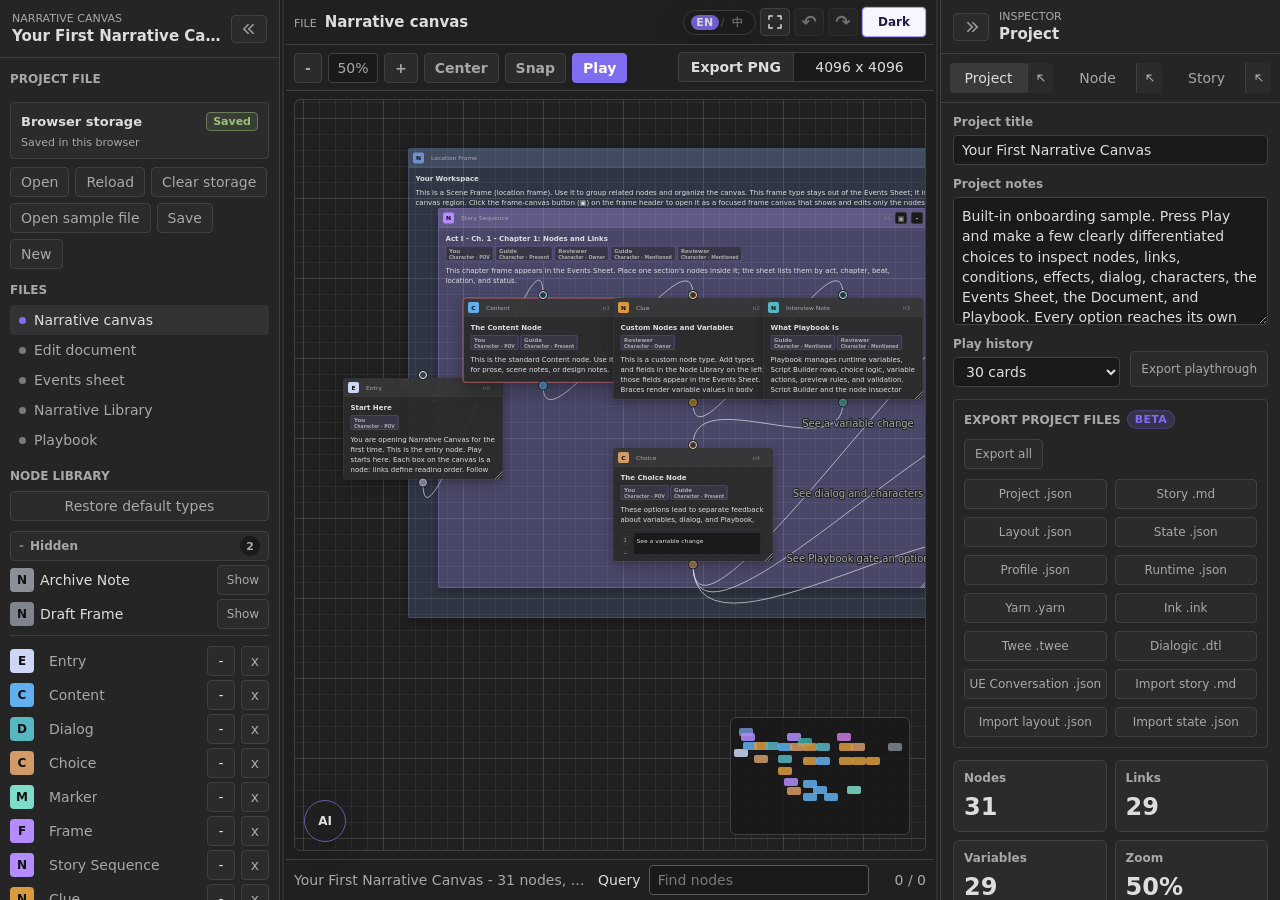
<file: index.html>
<!doctype html>
<html lang="en">
  <head>
    <meta charset="utf-8">
    <meta name="viewport" content="width=device-width, initial-scale=1">
    <meta name="theme-color" content="#101010">
    <meta name="apple-mobile-web-app-title" content="Narrative Canvas">
    <title>Narrative Canvas</title>
    <link rel="icon" type="image/svg+xml" href="./assets/icons/favicon.svg">
    <link rel="icon" type="image/png" sizes="32x32" href="./assets/icons/favicon-32x32.png">
    <link rel="apple-touch-icon" sizes="180x180" href="./assets/icons/apple-touch-icon.png">
    <link rel="manifest" href="./site.webmanifest">
    <link rel="stylesheet" href="./canvas.css?v=1.4.1-34be7a4d">
  </head>
  <body>
    <div class="app-shell" spellcheck="false">
      <aside class="sidebar sidebar-left" data-sidebar="left">
        <header class="pane-header">
          <div class="pane-title">
            <span class="pane-kicker">Narrative Canvas</span>
            <h1 id="vaultProjectTitle">Sample</h1>
          </div>
          <div class="header-actions">
            <button class="icon-button sidebar-toggle-button" title="Collapse left sidebar" aria-label="Collapse left sidebar" data-sidebar-toggle="left" type="button">
              <span class="sidebar-toggle-icon sidebar-toggle-icon-left" aria-hidden="true"></span>
            </button>
          </div>
        </header>

        <section class="nav-section project-file-section">
          <h2>Project File</h2>
          <div class="project-file-card" aria-live="polite">
            <div class="project-file-main">
              <span id="projectFileName">Browser storage</span>
              <span id="projectDirtyIndicator" class="project-save-indicator" data-save-state="saved" aria-live="polite">
                <span class="project-save-spinner" aria-hidden="true"></span>
                <span data-save-label>Saved</span>
              </span>
            </div>
            <small id="projectFilePath">Saved in this browser</small>
          </div>
          <div class="project-file-actions">
            <button class="small-button" data-action="open-project-file" type="button">Open</button>
            <button class="small-button" data-action="reload-project-file" type="button">Reload</button>
            <button class="small-button" data-action="clear-browser-storage" data-web-only type="button">Clear storage</button>
            <button class="small-button project-file-sample-button" data-action="open-sample-project" data-web-only type="button">Open sample file</button>
            <button class="small-button save-project-button" title="Save project state" data-action="save-project" type="button">Save</button>
            <button class="small-button new-project-button" title="New project" data-action="new-project" type="button">New</button>
          </div>
        </section>

        <section class="nav-section">
          <h2>Files</h2>
          <button class="nc-file-item active" data-file-id="adventure">
            <span class="file-dot"></span>
            <span class="nc-file-item-label">Narrative.canvas</span>
          </button>
          <button class="nc-file-item" data-file-id="document">
            <span class="file-dot muted"></span>
            <span class="nc-file-item-label">Document.md</span>
          </button>
          <button class="nc-file-item" data-file-id="events">
            <span class="file-dot muted"></span>
            <span class="nc-file-item-label">Events Sheet.csv</span>
          </button>
          <button class="nc-file-item" data-file-id="characters">
            <span class="file-dot muted"></span>
            <span class="nc-file-item-label">Library.md</span>
          </button>
          <button class="nc-file-item" data-file-id="variables">
            <span class="file-dot muted"></span>
            <span class="nc-file-item-label">Playbook.json</span>
          </button>
        </section>

        <section class="nav-section palette">
          <h2>Node Library</h2>
          <div id="nodePalette" class="palette-list"></div>
          <div class="custom-node-form node-type-form">
            <div class="custom-node-row">
              <input id="customNodeName" placeholder="Name" spellcheck="false">
              <input id="customNodeColor" type="color" value="#7fdbca" title="Node color">
              <button class="small-button" data-action="add-custom-node-type" type="button">Add</button>
            </div>
            <select id="customNodeKind" title="Node template">
              <option value="node">Basic Node</option>
              <option value="dialog">Dialog</option>
              <option value="choice">Choice</option>
              <option value="frame">Frame</option>
            </select>
            <textarea id="customNodeFields" class="custom-node-fields" rows="3" placeholder="Fields, one per line" spellcheck="false"></textarea>
          </div>
        </section>
      </aside>
      <div class="sidebar-resizer sidebar-resizer-left" data-sidebar-resizer="left" role="separator" aria-orientation="vertical" aria-label="Resize left sidebar"></div>

      <main class="canvas-workspace">
        <header class="workspace-global-bar">
          <div class="workspace-file-label">
            <span class="pane-kicker">File</span>
            <strong id="activeFileTab">Narrative.canvas</strong>
          </div>
          <div class="workspace-global-actions">
            <span class="project-history" role="group" aria-label="History">
              <button id="languageToggle" class="language-toggle-button" data-web-only data-action="toggle-language" type="button" title="Switch language" aria-label="Switch language">
                <span class="language-toggle-option" data-lang="en">EN</span>
                <span class="language-toggle-divider" aria-hidden="true">/</span>
                <span class="language-toggle-option" data-lang="zh">中</span>
              </button>
              <button id="fullscreenButton" class="icon-button history-button immersive-toggle-button" data-action="toggle-immersive-fullscreen" type="button" title="Enter immersive fullscreen" aria-label="Enter immersive fullscreen" aria-pressed="false"><svg class="history-icon immersive-icon" viewBox="0 0 24 24" aria-hidden="true" focusable="false"><path d="M8 3H3v5M16 3h5v5M21 16v5h-5M3 16v5h5"></path></svg></button>
              <button id="undoButton" class="icon-button history-button" data-action="undo" type="button" title="Undo (Ctrl+Z)" aria-label="Undo" disabled>↶</button>
              <button id="redoButton" class="icon-button history-button" data-action="redo" type="button" title="Redo (Ctrl+Shift+Z or Ctrl+Y)" aria-label="Redo" disabled>↷</button>
            </span>
            <button id="themeToggle" class="icon-button theme-toggle-button" title="Switch theme" data-action="toggle-theme" type="button" aria-pressed="true">Dark</button>
          </div>
        </header>
        <header id="workspaceToolbar" class="canvas-workspace-tabs">
          <div class="toolbar-group">
            <button class="toolbar-button" data-action="zoom-out" data-files="adventure" title="Zoom out">-</button>
            <span id="zoomReadout" class="zoom-readout" data-files="adventure">100%</span>
            <button class="toolbar-button" data-action="zoom-in" data-files="adventure" title="Zoom in">+</button>
            <button class="toolbar-button" data-action="center-view" data-files="adventure" title="Center canvas">Center</button>
            <button id="snapGridButton" class="toolbar-button" data-action="toggle-snap-grid" data-files="adventure" type="button" title="Snap nodes to grid" aria-label="Snap nodes to grid" aria-pressed="false">Snap</button>
            <button class="toolbar-button primary" data-action="play" data-files="adventure" title="Play from entry">Play</button>
          </div>
          <div id="frameCanvasScope" class="frame-canvas-scope" hidden>
            <span class="frame-canvas-label">Frame canvas</span>
            <strong id="frameCanvasTitle"></strong>
            <button id="frameCanvasExitButton" class="toolbar-button" data-action="exit-frame-canvas" type="button" title="Exit frame canvas" aria-label="Exit frame canvas">Exit</button>
          </div>
          <div class="toolbar-group toolbar-group-right" data-files="adventure">
            <span class="export-image-controls" role="group" aria-label="Image export">
              <button class="toolbar-button export-image-button" data-action="export-image" title="Export canvas as PNG">Export PNG</button>
              <label class="export-image-scale-label" title="Image export resolution">
                <span class="visually-hidden">Image resolution</span>
                <select id="exportImageScale" class="toolbar-select" title="Image export resolution">
                  <option value="1">4096 x 4096</option>
                  <option value="2">6144 x 6144</option>
                  <option value="3">8192 x 8192</option>
                  <option value="4">12000 x 12000</option>
                </select>
              </label>
            </span>
          </div>
          <input id="fileInput" type="file" accept="application/json,.json,.ncanvas,.narrativecanvas" hidden>
        </header>

        <section id="canvasPanel" class="canvas-workspace-view canvas-panel active">
          <div class="canvas-frame">
            <div id="canvasViewport" class="canvas-viewport" tabindex="0" aria-label="Node canvas">
              <div id="canvasContent" class="canvas-content">
                <div id="frameLayer" class="frame-layer"></div>
                <svg id="linkLayer" class="link-layer" xmlns="http://www.w3.org/2000/svg"></svg>
                <div id="nodeLayer" class="node-layer"></div>
                <div id="marqueeLayer" class="marquee-layer"><div id="marqueeRect" class="marquee-rect" hidden></div></div>
              </div>
            </div>
            <div id="selectionHint" class="selection-hint">Click an output port, then an input port to connect nodes.</div>
            <div id="minimap" class="minimap" role="button" aria-label="Move canvas viewport"></div>
          </div>
        </section>
        <section id="charactersPanel" class="canvas-workspace-view document-panel" aria-label="Narrative Library"></section>
        <section id="variablesPanel" class="canvas-workspace-view document-panel" aria-label="Variables"></section>
        <section id="eventsPanel" class="canvas-workspace-view document-panel event-sheet-panel" aria-label="Events Sheet"></section>
        <section id="documentPanel" class="canvas-workspace-view document-panel document-source-panel" aria-label="Document"></section>

        <footer class="status-bar">
          <div id="statusText">Ready</div>
          <div id="workspaceSearchControls" class="nc-workspace-search-controls" aria-label="Search">
            <label class="workspace-search-box canvas-search-box" data-search-scope="adventure">
              Query
              <input id="queryInput" type="search" placeholder="Find nodes">
            </label>
            <label class="workspace-search-box character-search-box" data-search-scope="characters" hidden>
              Find
              <input id="characterSearchInput" type="search" data-character-search placeholder="Find character" spellcheck="false">
            </label>
            <label class="workspace-search-box event-search-box" data-search-scope="events" hidden>
              Find
              <input id="eventSearchInput" type="search" data-event-search placeholder="Find event" spellcheck="false">
            </label>
            <label class="workspace-search-box playbook-search-box" data-search-scope="variables" hidden>
              Find
              <input id="playbookSearchInput" type="search" data-playbook-search placeholder="Find in Playbook" spellcheck="false">
            </label>
            <label class="workspace-search-box document-search-box" data-search-scope="document" hidden>
              Find
              <input id="documentSearchInput" type="search" data-document-search placeholder="Find in document" spellcheck="false">
            </label>
            <div id="matchCount">0 / 0</div>
          </div>
        </footer>
        <div class="workspace-floating-controls">
          <button class="workspace-toc-button" type="button" data-action="toggle-document-toc" aria-pressed="false" title="Toggle outline" aria-label="Toggle outline">
            <svg viewBox="0 0 24 24" aria-hidden="true" focusable="false">
              <path d="M5 7h14M5 12h14M5 17h14"></path>
            </svg>
          </button>
          <button class="workspace-scroll-top-button playbook-scroll-top-button" type="button" data-action="scroll-workspace-top" title="Back to top" aria-label="Back to top">
            <span aria-hidden="true">↑</span>
          </button>
        </div>

        <button id="aiFloatingButton" class="ai-floating-button" data-action="toggle-ai-window" type="button" title="Open AI assistant" aria-label="Open AI assistant" aria-expanded="false">
          <span aria-hidden="true">AI</span>
        </button>
      </main>

      <aside id="aiFloatingWindow" class="ai-floating-window" aria-label="AI assistant" hidden>
        <header class="ai-floating-header" data-floating-window-drag="ai">
          <div><span class="pane-kicker">Canvas copilot</span><div class="ai-title"><h2>AI</h2><span class="project-feature-badge ai-beta-badge" data-ai-beta title="Experimental feature">Beta</span></div></div>
          <div class="floating-window-header-actions">
            <button class="icon-button floating-window-pin-button" data-action="toggle-floating-window-pin" data-floating-window-pin="ai" type="button" aria-pressed="false" title="Pin window" aria-label="Pin window"><svg viewBox="0 0 24 24" aria-hidden="true"><path d="m9 4 6 0-1 5 3 3v2H7v-2l3-3-1-5ZM12 14v6"></path></svg></button>
            <button class="icon-button" data-action="close-ai-window" type="button" title="Close AI assistant" aria-label="Close AI assistant">×</button>
          </div>
        </header>
        <div id="aiPanel" class="ai-floating-body"></div>
        <span class="floating-window-resize-handle n" data-floating-window-resize="n" data-floating-window="ai"></span>
        <span class="floating-window-resize-handle e" data-floating-window-resize="e" data-floating-window="ai"></span>
        <span class="floating-window-resize-handle s" data-floating-window-resize="s" data-floating-window="ai"></span>
        <span class="floating-window-resize-handle w" data-floating-window-resize="w" data-floating-window="ai"></span>
        <span class="floating-window-resize-handle ne" data-floating-window-resize="ne" data-floating-window="ai"></span>
        <span class="floating-window-resize-handle se" data-floating-window-resize="se" data-floating-window="ai"></span>
        <span class="floating-window-resize-handle sw" data-floating-window-resize="sw" data-floating-window="ai"></span>
        <span class="floating-window-resize-handle nw" data-floating-window-resize="nw" data-floating-window="ai"></span>
      </aside>

      <dialog id="playDialog" class="play-dialog">
        <form method="dialog" class="play-shell">
          <header class="play-header" data-floating-window-drag="play">
            <div>
              <span class="pane-kicker">Runtime</span>
              <h2 id="playTitle">Preview</h2>
            </div>
            <div class="play-header-actions">
              <button class="icon-button play-float-button" type="button" data-action="toggle-play-float" aria-pressed="false" title="Float preview to center" aria-label="Float preview to center"><svg viewBox="0 0 24 24" aria-hidden="true"><path d="M17 17 7 7M7 7v7M7 7h7"></path></svg></button>
              <button class="icon-button floating-window-pin-button" data-action="toggle-floating-window-pin" data-floating-window-pin="play" type="button" aria-pressed="false" title="Pin window" aria-label="Pin window"><svg viewBox="0 0 24 24" aria-hidden="true"><path d="m9 4 6 0-1 5 3 3v2H7v-2l3-3-1-5ZM12 14v6"></path></svg></button>
              <button class="icon-button" value="close" aria-label="Close preview">x</button>
            </div>
          </header>
          <div class="play-scroll">
            <article id="playBody" class="play-body"></article>
            <footer id="playActions" class="play-actions"></footer>
          </div>
          <span class="floating-window-resize-handle n" data-floating-window-resize="n" data-floating-window="play"></span>
          <span class="floating-window-resize-handle e" data-floating-window-resize="e" data-floating-window="play"></span>
          <span class="floating-window-resize-handle s" data-floating-window-resize="s" data-floating-window="play"></span>
          <span class="floating-window-resize-handle w" data-floating-window-resize="w" data-floating-window="play"></span>
          <span class="floating-window-resize-handle ne" data-floating-window-resize="ne" data-floating-window="play"></span>
          <span class="floating-window-resize-handle se" data-floating-window-resize="se" data-floating-window="play"></span>
          <span class="floating-window-resize-handle sw" data-floating-window-resize="sw" data-floating-window="play"></span>
          <span class="floating-window-resize-handle nw" data-floating-window-resize="nw" data-floating-window="play"></span>
        </form>
      </dialog>

      <div class="sidebar-resizer sidebar-resizer-right" data-sidebar-resizer="right" role="separator" aria-orientation="vertical" aria-label="Resize right sidebar"></div>
      <aside class="sidebar sidebar-right" data-sidebar="right">
        <header class="pane-header compact">
          <div class="header-actions">
            <button class="icon-button sidebar-toggle-button" title="Collapse right sidebar" aria-label="Collapse right sidebar" data-sidebar-toggle="right" type="button">
              <span class="sidebar-toggle-icon sidebar-toggle-icon-right" aria-hidden="true"></span>
            </button>
          </div>
          <div class="pane-title">
            <span class="pane-kicker">Inspector</span>
            <h1 id="inspectorTitle">Project</h1>
          </div>
        </header>

        <div class="inspector-tabs">
          <div class="inspector-tab-group">
            <button class="inspector-tab active" data-panel="project">Project</button>
            <button class="inspector-float-button" data-action="float-inspector-panel" data-float-panel="project" type="button" title="Open Project in center" aria-label="Open Project in center"><svg viewBox="0 0 24 24" aria-hidden="true"><path d="M17 17 7 7M7 7v7M7 7h7"></path></svg></button>
          </div>
          <div class="inspector-tab-group">
            <button class="inspector-tab" data-panel="node">Node</button>
            <button class="inspector-float-button" data-action="float-inspector-panel" data-float-panel="node" type="button" title="Open Node in center" aria-label="Open Node in center"><svg viewBox="0 0 24 24" aria-hidden="true"><path d="M17 17 7 7M7 7v7M7 7h7"></path></svg></button>
          </div>
          <div class="inspector-tab-group">
            <button class="inspector-tab" data-panel="story">Story</button>
            <button class="inspector-float-button" data-action="float-inspector-panel" data-float-panel="story" type="button" title="Open Story in center" aria-label="Open Story in center"><svg viewBox="0 0 24 24" aria-hidden="true"><path d="M17 17 7 7M7 7v7M7 7h7"></path></svg></button>
          </div>
        </div>

        <div id="inspectorPanels" class="inspector-panels">
          <section id="projectPanel" class="inspector-panel active"></section>
          <section id="nodePanel" class="inspector-panel"></section>
          <section id="storyPanel" class="inspector-panel"></section>
        </div>
      </aside>

      <div id="inspectorFloatOverlay" class="inspector-float-overlay" hidden>
        <section class="inspector-float-window" role="dialog" aria-modal="true" aria-labelledby="inspectorFloatTitle">
          <header class="inspector-float-header" data-floating-window-drag="inspector">
            <div>
              <span class="pane-kicker">Inspector</span>
              <h2 id="inspectorFloatTitle">Project</h2>
            </div>
            <div class="floating-window-header-actions">
              <button class="icon-button floating-window-pin-button" data-action="toggle-floating-window-pin" data-floating-window-pin="inspector" type="button" aria-pressed="false" title="Pin window" aria-label="Pin window"><svg viewBox="0 0 24 24" aria-hidden="true"><path d="m9 4 6 0-1 5 3 3v2H7v-2l3-3-1-5ZM12 14v6"></path></svg></button>
              <button class="icon-button" data-action="close-floating-inspector" type="button" title="Close centered inspector" aria-label="Close centered inspector">x</button>
            </div>
          </header>
          <div id="inspectorFloatBody" class="inspector-float-body"></div>
          <span class="floating-window-resize-handle n" data-floating-window-resize="n" data-floating-window="inspector"></span>
          <span class="floating-window-resize-handle e" data-floating-window-resize="e" data-floating-window="inspector"></span>
          <span class="floating-window-resize-handle s" data-floating-window-resize="s" data-floating-window="inspector"></span>
          <span class="floating-window-resize-handle w" data-floating-window-resize="w" data-floating-window="inspector"></span>
          <span class="floating-window-resize-handle ne" data-floating-window-resize="ne" data-floating-window="inspector"></span>
          <span class="floating-window-resize-handle se" data-floating-window-resize="se" data-floating-window="inspector"></span>
          <span class="floating-window-resize-handle sw" data-floating-window-resize="sw" data-floating-window="inspector"></span>
          <span class="floating-window-resize-handle nw" data-floating-window-resize="nw" data-floating-window="inspector"></span>
        </section>
      </div>

      <!-- Canvas overlays live inside .app-shell so they render in immersive/native fullscreen,
           which fullscreens .app-shell; a sibling here would be hidden by the browser. -->
      <div id="mentionPopover" class="mention-popover" hidden role="listbox" aria-label="Character mentions"></div>

      <div id="nodeContextMenu" class="node-context-menu" hidden role="menu" aria-label="Node layer menu">
        <button data-layer-action="front">Bring to front</button>
        <button data-layer-action="forward">Bring forward</button>
        <button data-layer-action="backward">Send backward</button>
        <button data-layer-action="back">Send to back</button>
        <button class="context-menu-danger" data-action="delete-node">Delete node</button>
      </div>

      <div id="canvasRadialMenu" class="canvas-radial-menu" role="menu" aria-label="Canvas quick menu" hidden></div>
    </div>

    <dialog id="exportReportDialog" class="nc-notice-dialog export-report-dialog" aria-label="Export report">
      <form method="dialog" class="notice-shell export-report-shell">
        <header>
          <span id="exportReportKicker" class="pane-kicker">Export report</span>
          <h2 id="exportReportTitle">Export report</h2>
        </header>
        <div id="exportReportBody" class="export-report-body"></div>
        <footer class="confirm-actions">
          <button class="small-button primary" value="confirm">OK</button>
        </footer>
      </form>
    </dialog>

    <dialog id="confirmDialog" class="confirm-dialog">
      <form method="dialog" class="confirm-shell">
        <header>
          <span class="pane-kicker">New Canvas</span>
          <h2>Name the new project</h2>
          <label class="field confirm-field">
            <span>Project name</span>
            <input id="newProjectNameInput" type="text" value="Untitled" spellcheck="false" autocomplete="off">
          </label>
          <p id="newProjectPathPreview" class="confirm-body">A new project file will be created when possible.</p>
        </header>
        <footer class="confirm-actions">
          <button class="small-button confirm-muted" value="confirm" type="button" data-action="confirm-new-project">Create</button>
          <button class="small-button confirm-cancel" value="cancel" type="button" data-action="cancel-new-project" autofocus>Cancel</button>
        </footer>
      </form>
    </dialog>

    <dialog id="eventColumnDeleteDialog" class="confirm-dialog">
      <form method="dialog" class="confirm-shell">
        <header>
          <span class="pane-kicker">Event Column</span>
          <h2 id="eventColumnDeleteTitle">Delete column?</h2>
          <p id="eventColumnDeleteBody" class="confirm-body"></p>
        </header>
        <footer class="confirm-actions">
          <button class="small-button danger-button" value="confirm">Delete</button>
          <button class="small-button confirm-cancel" value="cancel" autofocus>Cancel</button>
        </footer>
      </form>
    </dialog>

    <dialog id="eventColumnsResetDialog" class="confirm-dialog">
      <form method="dialog" class="confirm-shell">
        <header>
          <span class="pane-kicker">Events Sheet</span>
          <h2>Reset sheet columns?</h2>
          <p class="confirm-body">
            This restores the default Events Sheet columns. It removes column renames, hidden-column settings, column order changes, and custom sheet-only columns. Frame nodes are not deleted, and stored field values are not actively cleared; values from removed columns may stop showing until that field or column is added again.
          </p>
        </header>
        <footer class="confirm-actions">
          <button class="small-button danger-button" value="confirm">Reset columns</button>
          <button class="small-button confirm-cancel" value="cancel" autofocus>Cancel</button>
        </footer>
      </form>
    </dialog>

    <dialog id="genericConfirmDialog" class="confirm-dialog">
      <form method="dialog" class="confirm-shell">
        <header>
          <span id="genericConfirmKicker" class="pane-kicker">Confirm</span>
          <h2 id="genericConfirmTitle">Confirm action?</h2>
          <p id="genericConfirmBody" class="confirm-body"></p>
        </header>
        <footer class="confirm-actions">
          <button id="genericConfirmButton" class="small-button danger-button" value="confirm">Confirm</button>
          <button id="genericConfirmSecondaryButton" class="small-button" value="secondary" hidden>Keep</button>
          <button class="small-button confirm-cancel" value="cancel" autofocus>Cancel</button>
        </footer>
      </form>
    </dialog>

    <dialog id="genericTextDialog" class="confirm-dialog">
      <form method="dialog" class="confirm-shell">
        <header>
          <span id="genericTextKicker" class="pane-kicker">Edit</span>
          <h2 id="genericTextTitle">Edit value</h2>
          <label class="field confirm-field">
            <span id="genericTextLabel">Value</span>
            <input id="genericTextInput" type="text" spellcheck="false" autocomplete="off">
          </label>
          <p id="genericTextBody" class="confirm-body"></p>
        </header>
        <footer class="confirm-actions">
          <button id="genericTextButton" class="small-button primary" value="confirm">Apply</button>
          <button class="small-button confirm-cancel" value="cancel" autofocus>Cancel</button>
        </footer>
      </form>
    </dialog>

    <dialog id="expandEditorDialog" class="expand-editor-dialog" aria-label="Expanded editor">
      <div class="expand-editor-shell">
        <header class="expand-editor-header">
          <div>
            <span class="pane-kicker">Editor</span>
            <h2 id="expandEditorTitle">Edit text</h2>
          </div>
          <button class="icon-button" type="button" data-action="close-expand-editor" aria-label="Close editor" title="Close editor">x</button>
        </header>
        <div class="expand-editor-toolbar" id="expandEditorToolbar" role="toolbar" aria-label="Formatting">
          <select class="expand-editor-language" id="expandEditorLanguage" data-expand-rich-text-format title="Rich text language" aria-label="Rich text language">
            <option value="markdown">Markdown</option>
            <option value="html">HTML</option>
            <option value="unity">Unity TextMeshPro</option>
            <option value="bbcode">Godot / Ren'Py BBCode</option>
            <option value="unreal">Unreal RichTextBlock</option>
          </select>
          <button class="expand-format-button" type="button" data-action="expand-editor-format" data-format="bold" title="Bold" aria-label="Bold"><b>B</b></button>
          <button class="expand-format-button" type="button" data-action="expand-editor-format" data-format="italic" title="Italic" aria-label="Italic"><i>I</i></button>
          <button class="expand-format-button" type="button" data-action="expand-editor-format" data-format="strike" title="Strikethrough" aria-label="Strikethrough"><s>S</s></button>
          <button class="expand-format-button" type="button" data-action="expand-editor-format" data-format="code" title="Inline code" aria-label="Inline code"><code>&lt;/&gt;</code></button>
          <button class="expand-format-button" type="button" data-action="expand-editor-format" data-format="highlight" title="Highlight" aria-label="Highlight"><mark>H</mark></button>
          <button class="expand-format-button" type="button" data-action="expand-editor-format" data-format="link" title="Link" aria-label="Link"><u>A</u></button>
          <span class="expand-editor-toolbar-sep" aria-hidden="true"></span>
          <button class="expand-format-button" type="button" data-action="expand-editor-format" data-format="h1" title="Heading 1" aria-label="Heading 1">H1</button>
          <button class="expand-format-button" type="button" data-action="expand-editor-format" data-format="h2" title="Heading 2" aria-label="Heading 2">H2</button>
          <button class="expand-format-button" type="button" data-action="expand-editor-format" data-format="h3" title="Heading 3" aria-label="Heading 3">H3</button>
          <span class="expand-editor-toolbar-sep" aria-hidden="true"></span>
          <button class="expand-format-button" type="button" data-action="expand-editor-format" data-format="quote" title="Quote" aria-label="Quote">&gt;</button>
          <button class="expand-format-button" type="button" data-action="expand-editor-format" data-format="list" title="Bullet list" aria-label="Bullet list">•</button>
          <button class="expand-format-button" type="button" data-action="expand-editor-format" data-format="ordered" title="Numbered list" aria-label="Numbered list">1.</button>
          <button class="expand-format-button" type="button" data-action="expand-editor-format" data-format="task" title="Task list" aria-label="Task list">☑</button>
          <span class="expand-editor-toolbar-sep" aria-hidden="true"></span>
          <button class="expand-format-button" type="button" data-action="expand-editor-format" data-format="codeblock" title="Code block" aria-label="Code block">{ }</button>
          <button class="expand-format-button" type="button" data-action="expand-editor-format" data-format="divider" title="Divider" aria-label="Divider">—</button>
          <span class="expand-editor-toolbar-sep" aria-hidden="true"></span>
          <label class="expand-color-control" title="Text color">
            <span class="expand-color-letter" aria-hidden="true">A</span>
            <input id="expandEditorTextColor" type="color" value="#e6e6e6" data-expand-color="text" aria-label="Text color">
          </label>
          <label class="expand-color-control" title="Highlight color">
            <span class="expand-color-highlight" aria-hidden="true">H</span>
            <input id="expandEditorHighlightColor" type="color" value="#ffd43b" data-expand-color="highlight" aria-label="Highlight color">
          </label>
        </div>
        <div class="expand-editor-live" data-live-field>
          <div class="expand-editor-rendered play-body-text" data-live-rendered role="textbox" tabindex="0" aria-label="Formatted text, click to edit"></div>
          <textarea id="expandEditorInput" class="expand-editor-input" data-live-source spellcheck="false" aria-label="Expanded text editor" hidden></textarea>
        </div>
      </div>
    </dialog>

    <dialog id="playbookHelpDialog" class="nc-notice-dialog playbook-help-dialog" aria-label="Playbook help">
      <form method="dialog" class="notice-shell playbook-help-shell">
        <header>
          <span class="pane-kicker">Playbook</span>
          <h2>What Playbook.json controls</h2>
        </header>
        <div class="playbook-help-body" data-playbook-help-body></div>
        <footer class="confirm-actions playbook-help-footer">
          <button class="small-button" type="button" data-action="playbook-help-prev">Previous tip</button>
          <div class="playbook-help-pagination">
            <span data-playbook-help-page-label>Page 1 of 1</span>
            <div class="playbook-help-dots" data-playbook-help-dots></div>
          </div>
          <button class="small-button" type="button" data-action="playbook-help-next">Next tip</button>
          <button class="small-button primary" value="confirm">Close</button>
        </footer>
      </form>
    </dialog>

    <dialog id="playRuleDialog" class="nc-notice-dialog playbook-rule-dialog" aria-label="Add preview rule">
      <form method="dialog" class="notice-shell playbook-rule-shell">
        <header>
          <span class="pane-kicker">Playbook</span>
          <h2>Add preview rule</h2>
        </header>
        <div class="playbook-rule-options">
          <button type="button" data-action="create-play-rule" data-playbook-rule-kind="startNode">
            <strong>Start Node</strong>
            <span>Pick the first node used by Play preview.</span>
          </button>
          <button type="button" data-action="create-play-rule" data-playbook-rule-kind="endCondition">
            <strong>End Condition</strong>
            <span>Stop Play preview when a condition becomes true.</span>
          </button>
          <button type="button" data-action="create-play-rule" data-playbook-rule-kind="debugMode">
            <strong>Debug Mode</strong>
            <span>Show state and condition details in Play preview.</span>
          </button>
        </div>
        <p class="playbook-rule-allset" data-playbook-rule-allset hidden>All preview rules already enabled.</p>
        <footer class="confirm-actions">
          <button class="small-button confirm-cancel" value="cancel" autofocus>Cancel</button>
        </footer>
      </form>
    </dialog>

    <dialog id="nodeTypeDialog" class="type-dialog" aria-label="Edit node type">
      <form method="dialog" class="type-shell">
        <header>
          <span class="pane-kicker">Node Type</span>
          <h2 id="nodeTypeDialogTitle">Edit node type</h2>
        </header>
        <label class="field">
          <span>Name</span>
          <input id="nodeTypeNameInput" maxlength="40" spellcheck="false" autocomplete="off">
        </label>
        <label class="field">
          <span>Template</span>
          <select id="nodeTypeKindInput">
            <option value="node">Basic Node</option>
            <option value="dialog">Dialog</option>
            <option value="choice">Choice</option>
            <option value="frame">Frame</option>
          </select>
        </label>
        <section class="node-type-field-section" aria-labelledby="nodeTypeBuiltinFieldsLabel">
          <span id="nodeTypeBuiltinFieldsLabel" class="node-type-field-heading">Built-in fields</span>
          <div id="nodeTypeBuiltinFields" class="node-type-field-list"></div>
        </section>
        <label class="field">
          <span id="nodeTypeCustomFieldsLabel">Custom fields</span>
          <textarea id="nodeTypeFieldsInput" rows="5" spellcheck="false" placeholder="Fields, one per line"></textarea>
        </label>
        <section id="nodeTypeExistingFieldsSection" class="node-type-field-section" aria-labelledby="nodeTypeExistingFieldsLabel" hidden>
          <span id="nodeTypeExistingFieldsLabel" class="node-type-field-heading">Existing fields not in this type</span>
          <div id="nodeTypeExistingFields" class="node-type-existing-fields"></div>
        </section>
        <div class="type-dialog-settings">
          <div class="type-dialog-setting-group type-dialog-appearance-group">
            <span class="type-dialog-setting-label" id="nodeTypeAppearanceLabel">Appearance</span>
            <div class="type-dialog-appearance">
              <label class="type-dialog-field-row type-dialog-icon-field">
                <span class="type-dialog-setting-label">Icon</span>
                <input id="nodeTypeIconInput" class="type-dialog-icon-input" maxlength="8" spellcheck="false" autocomplete="off" inputmode="text" aria-label="Icon text or emoji">
                <button class="type-dialog-inline-reset" data-action="reset-node-type-icon" type="button" title="Use type initial" aria-label="Use type initial">↺</button>
              </label>
              <label class="type-dialog-field-row type-dialog-color-field">
                <span class="type-dialog-setting-label">Color</span>
                <input id="nodeTypeColorInput" type="color">
              </label>
              <label id="nodeTypeOpacityField" class="type-dialog-field-row type-dialog-opacity-field" hidden>
                <span class="type-dialog-setting-label">Card opacity</span>
                <span class="nc-range-control">
                  <input id="nodeTypeOpacityInput" type="range" min="0" max="100" step="5">
                  <span class="nc-range-track" aria-hidden="true">
                    <span class="nc-range-thumb"></span>
                  </span>
                </span>
                <span class="type-dialog-opacity-value" data-node-type-opacity-value>100%</span>
              </label>
            </div>
          </div>
          <section class="type-dialog-setting-group type-dialog-visibility-group" aria-labelledby="nodeTypeVisibilityLabel">
            <span id="nodeTypeVisibilityLabel" class="type-dialog-setting-label">Visibility</span>
            <div class="type-dialog-visibility">
              <label class="nc-checkbox-field">
                <input id="nodeTypeHiddenInput" type="checkbox">
                <span class="nc-checkbox-box" aria-hidden="true"></span>
                <span class="nc-checkbox-text">Hide from library</span>
              </label>
              <label class="nc-checkbox-field">
                <input id="nodeTypeEventHiddenInput" type="checkbox">
                <span class="nc-checkbox-box" aria-hidden="true"></span>
                <span class="nc-checkbox-text">Hide frame rows from Events Sheet</span>
              </label>
            </div>
          </section>
        </div>
        <footer class="confirm-actions">
          <button class="small-button primary" value="confirm">Save</button>
          <button class="small-button confirm-cancel" value="cancel">Cancel</button>
        </footer>
      </form>
    </dialog>

    <dialog id="nodeRequiredDialog" class="nc-notice-dialog" aria-label="Node selection required">
      <section class="notice-shell">
        <span class="pane-kicker">Node Inspector</span>
        <p>Select a node first to open the Node inspector.</p>
      </section>
    </dialog>

    <dialog id="visionBoardDialog" class="vision-board-dialog" aria-label="Vision board">
      <section class="vision-board-dialog-shell">
        <header class="vision-board-dialog-header">
          <div><span class="pane-kicker">VISION BOARD</span><h2 id="visionBoardTitle">Linked files</h2></div>
          <button class="icon-button" type="button" data-action="close-vision-board" aria-label="Close vision board" title="Close vision board">×</button>
        </header>
        <div id="visionBoardCanvas" class="vision-board-canvas is-focused" aria-label="Move linked images"></div>
      </section>
    </dialog>

    <script src="./app.js?v=1.4.1-34be7a4d"></script>
  </body>
</html>
</file>
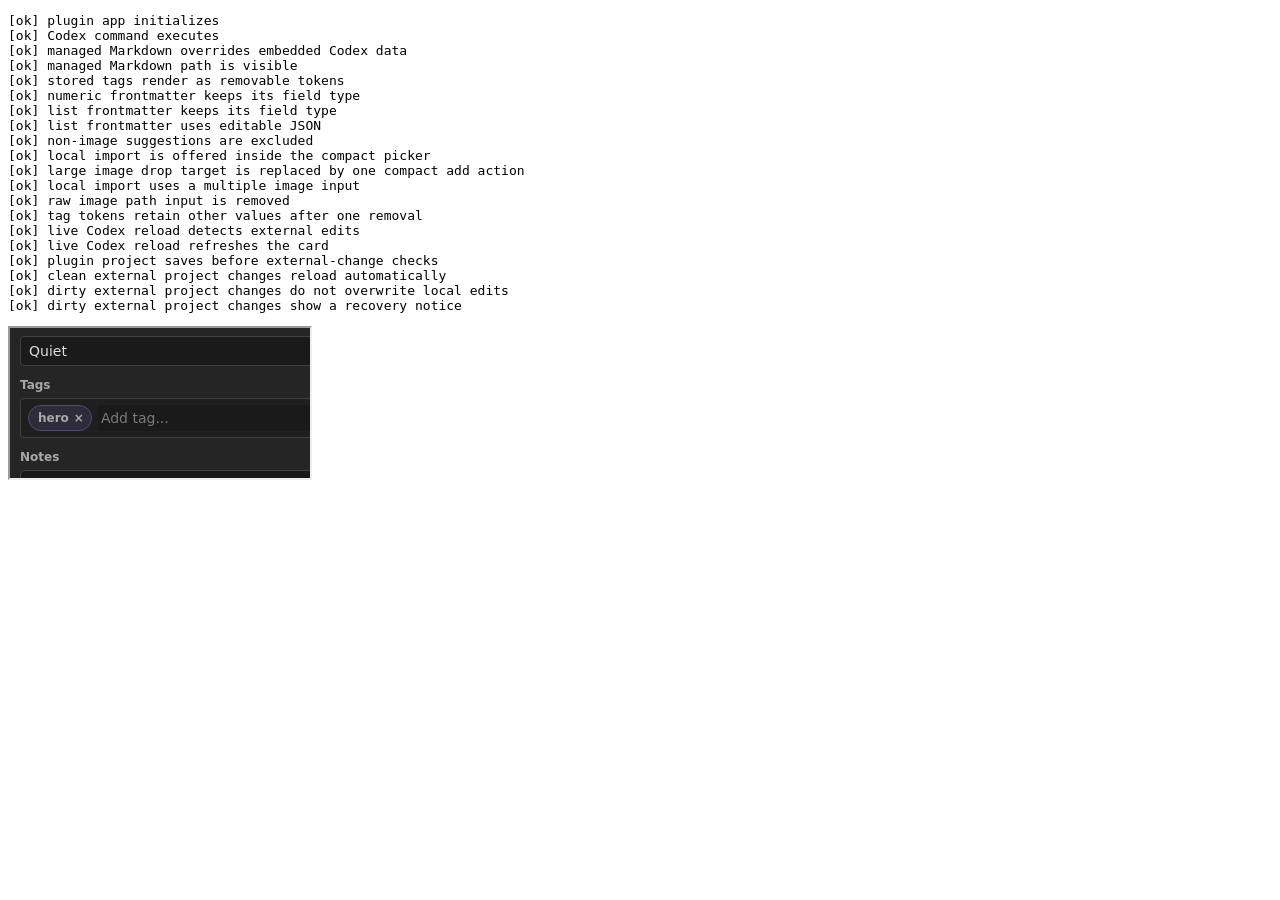
<file: tests/codex-plugin-smoke.html>
<!doctype html>
<html lang="en">
  <head>
    <meta charset="utf-8">
    <title>Codex plugin smoke</title>
  </head>
  <body data-codex-smoke-status="running">
    <pre id="codex-smoke-report">running</pre>
    <script>
      const report = [];
      const record = (message) => report.push(message);
      const assert = (message, value) => {
        if (!value) throw new Error(message);
        record(`[ok] ${message}`);
      };
      const waitFor = async (message, test, timeout = 3000) => {
        const started = performance.now();
        while (performance.now() - started < timeout) {
          if (test()) return;
          await new Promise((resolve) => setTimeout(resolve, 20));
        }
        throw new Error(message);
      };
      const click = (element) => element?.dispatchEvent(new MouseEvent("click", { bubbles: true }));
      const extractBody = (html) => html.match(/<body[^>]*>([\s\S]*?)<\/body>/i)?.[1] || html;

      (async () => {
        try {
          const [html, css, appJs, fixtureText] = await Promise.all([
            fetch(new URL("../index.html", location.href)).then((response) => response.text()),
            fetch(new URL("../canvas.css", location.href)).then((response) => response.text()),
            fetch(new URL("../app.js", location.href)).then((response) => response.text()),
            fetch(new URL("fixtures/characters-cast-chips.ncanvas", location.href)).then((response) => response.text())
          ]);
          const frame = document.createElement("iframe");
          document.body.append(frame);
          const doc = frame.contentDocument;
          const win = frame.contentWindow;
          doc.open();
          doc.write('<!doctype html><html><head><meta charset="utf-8"></head><body></body></html>');
          doc.close();
          const style = doc.createElement("style");
          style.textContent = css;
          doc.head.append(style);
          const host = doc.createElement("div");
          host.className = "narrative-canvas-plugin-host";
          host.innerHTML = extractBody(html);
          doc.body.append(host);

          let externalName = "External Codex Name";
          let projectText = fixtureText;
          const openedVaultFiles = [];
          const notices = [];
          win.NarrativeCanvasHost = {
            root: host,
            loadProject: async () => projectText,
            saveProject: async (text) => { projectText = text; return "Project/Story.ncanvas"; },
            getProjectFile: () => "Project/Story.ncanvas",
            getLanguage: () => "en",
            getAutoSaveIntervalMs: () => 60000,
            loadCodexEntries: async () => [{
              id: "c0",
              name: externalName,
              kind: "Character",
              role: "Lead",
              voice: "Quiet",
              tags: "hero",
              notes: "Managed Markdown body",
              extraFields: [
                { key: "priority", value: 3 },
                { key: "flags", value: ["lead", "investigator"] }
              ],
              codexFile: "Project/Codex/External Codex Name.md",
              images: [],
              imageFile: "",
              imagePreview: false,
              hidden: false
            }],
            searchVaultFiles: async () => ["Notes/not-an-image.md", "Assets/portrait.svg", "Assets/location.svg"],
            openVaultFile: async (path) => { openedVaultFiles.push(path); return path; },
            importCodexImage: async (file) => `Project/Library/attachments/${file.name}`,
            showNotice: (message) => notices.push(String(message || "")),
            getVaultResourceUrl: () => "data:image/svg+xml,%3Csvg xmlns='http://www.w3.org/2000/svg' width='80' height='80'%3E%3Crect width='80' height='80' fill='%237c5cff'/%3E%3C/svg%3E"
          };
          const script = doc.createElement("script");
          script.textContent = appJs;
          doc.body.append(script);
          assert("plugin app initializes", await win.NarrativeCanvasApp.init());
          assert("Codex command executes", win.NarrativeCanvasApp.executeCommand("open-characters"));
          await waitFor("Codex page did not open", () => doc.querySelector(".app-shell")?.dataset.activeFile === "characters");
          click(doc.querySelector('[data-action="clear-character-search"]'));
          await waitFor("managed Markdown overview did not render", () => doc.querySelector('[data-action="open-codex-entry-detail"][data-character-id="c0"]')?.textContent.includes(externalName));
          click(doc.querySelector('[data-action="open-codex-entry-detail"][data-character-id="c0"]'));
          await waitFor("managed Markdown did not override embedded Codex data", () => doc.querySelector('[data-character-card-id="c0"] [data-character-field="name"]')?.value === externalName);
          let card = doc.querySelector('[data-character-card-id="c0"]');
          assert("managed Markdown overrides embedded Codex data", Boolean(card));
          assert("managed Markdown path is visible", card?.textContent.includes("Project/Codex/External Codex Name.md"));
          assert("stored tags render as removable tokens", card?.querySelector(".codex-tag-chip")?.textContent.includes("hero"));
          assert("numeric frontmatter keeps its field type", card?.querySelector('[data-character-extra-index="0"][data-character-extra-part="type"]')?.value === "number");
          assert("list frontmatter keeps its field type", card?.querySelector('[data-character-extra-index="1"][data-character-extra-part="type"]')?.value === "array");
          assert("list frontmatter uses editable JSON", card?.querySelector('[data-character-extra-index="1"][data-character-extra-part="value"]')?.value === '["lead","investigator"]');
          click(card?.querySelector('[data-action="choose-codex-image-file"]'));
          await waitFor("image suggestion did not open", () => Boolean(doc.querySelector('[data-vault-file-path="Assets/portrait.svg"]')));
          assert("non-image suggestions are excluded", !doc.querySelector('[data-vault-file-path="Notes/not-an-image.md"]'));
          click(doc.querySelector('[data-vault-file-path="Assets/portrait.svg"]'));
          await waitFor("image board did not render", () => Boolean(doc.querySelector('.vision-board-tile[title="Assets/portrait.svg"] img')));
          click(doc.querySelector('[data-action="choose-codex-image-file"]'));
          await waitFor("second image suggestion did not open", () => Boolean(doc.querySelector('[data-vault-file-path="Assets/location.svg"]')));
          assert("local import is offered inside the compact picker", Boolean(doc.querySelector('[data-codex-image-picker] [data-action="import-local-codex-images"]')));
          click(doc.querySelector('[data-vault-file-path="Assets/location.svg"]'));
          await waitFor("multiple images did not render in the embedded board", () => doc.querySelectorAll(".vision-board-canvas.is-embedded .vision-board-tile").length === 2);
          assert("large image drop target is replaced by one compact add action", !doc.querySelector(".codex-image-target") && doc.querySelectorAll('[data-character-card-id="c0"] > .codex-plugin-files [data-action="choose-codex-image-file"]').length === 1);
          assert("local import uses a multiple image input", Boolean(doc.querySelector("[data-codex-local-image-input][multiple]")));
          click(doc.querySelector('[data-action="open-vision-board"]'));
          await waitFor("focused vision board did not open", () => doc.querySelector("#visionBoardDialog")?.open && doc.querySelectorAll("#visionBoardCanvas .vision-board-tile").length === 2);
          const focusedOpen = doc.querySelector('#visionBoardCanvas [data-vault-file-reference="Assets/portrait.svg"]');
          click(focusedOpen);
          await waitFor("vision board image did not open in the vault", () => openedVaultFiles.includes("Assets/portrait.svg"));
          click(doc.querySelector('[data-action="close-vision-board"]'));
          assert("raw image path input is removed", !doc.querySelector("[data-character-image-file]"));
          let tagInput = doc.querySelector("[data-character-tag-input]");
          tagInput.value = "investigator, archive";
          tagInput.dispatchEvent(new win.InputEvent("input", { bubbles: true, inputType: "insertText", data: "," }));
          await waitFor("comma did not create a tag token", () => [...doc.querySelectorAll(".codex-tag-chip")].some((chip) => chip.textContent.includes("investigator")));
          await waitFor("text after the comma did not stay in the tag draft", () => {
            tagInput = doc.querySelector("[data-character-tag-input]");
            return tagInput?.value === " archive" || tagInput?.value === "archive";
          });
          tagInput.dispatchEvent(new win.KeyboardEvent("keydown", { bubbles: true, cancelable: true, key: "Enter" }));
          await waitFor("Enter did not create a tag token", () => [...doc.querySelectorAll(".codex-tag-chip")].some((chip) => chip.textContent.includes("archive")));
          const investigatorTag = [...doc.querySelectorAll(".codex-tag-chip")].find((chip) => chip.textContent.includes("investigator"));
          click(investigatorTag);
          await waitFor("tag remove control did not remove one token", () => ![...doc.querySelectorAll(".codex-tag-chip")].some((chip) => chip.textContent.includes("investigator")));
          assert("tag tokens retain other values after one removal", [...doc.querySelectorAll(".codex-tag-chip")].some((chip) => chip.textContent.includes("archive")));
          externalName = "Renamed in Markdown";
          assert("live Codex reload detects external edits", await win.NarrativeCanvasApp.reloadCodexFiles());
          card = doc.querySelector('[data-character-card-id="c0"]');
          assert("live Codex reload refreshes the card", card?.querySelector('[data-character-field="name"]')?.value === externalName);
          assert("plugin project saves before external-change checks", await win.NarrativeCanvasApp.save({ silent: true }));
          const externalProject = JSON.parse(projectText);
          externalProject.project.title = "Externally reloaded project";
          projectText = JSON.stringify(externalProject, null, 2);
          const cleanReload = await win.NarrativeCanvasApp.handleExternalProjectChange({ path: "Project/Story.ncanvas" });
          assert("clean external project changes reload automatically", cleanReload.reloaded === true && win.NarrativeCanvasApp.getSavedState().project.title === "Externally reloaded project");
          click(doc.querySelector('[data-panel="project"]'));
          const projectTitleInput = doc.querySelector('[data-project-field="title"]');
          projectTitleInput.value = "Local unsaved title";
          projectTitleInput.dispatchEvent(new win.InputEvent("input", { bubbles: true, inputType: "insertText", data: "Local unsaved title" }));
          const secondExternalProject = JSON.parse(projectText);
          secondExternalProject.project.title = "Second external title";
          projectText = JSON.stringify(secondExternalProject, null, 2);
          const guardedReload = await win.NarrativeCanvasApp.handleExternalProjectChange({ path: "Project/Story.ncanvas" });
          assert("dirty external project changes do not overwrite local edits", guardedReload.dirty === true && win.NarrativeCanvasApp.getSavedState().project.title === "Local unsaved title");
          assert("dirty external project changes show a recovery notice", notices.some((message) => message.includes("conflict copy")));
          win.NarrativeCanvasApp.destroy();
          document.body.dataset.codexSmokeStatus = "pass";
        } catch (error) {
          record(`[fail] ${error.message || error}`);
          document.body.dataset.codexSmokeStatus = "fail";
        } finally {
          document.querySelector("#codex-smoke-report").textContent = report.join("\n");
        }
      })();
    </script>
  </body>
</html>
</file>
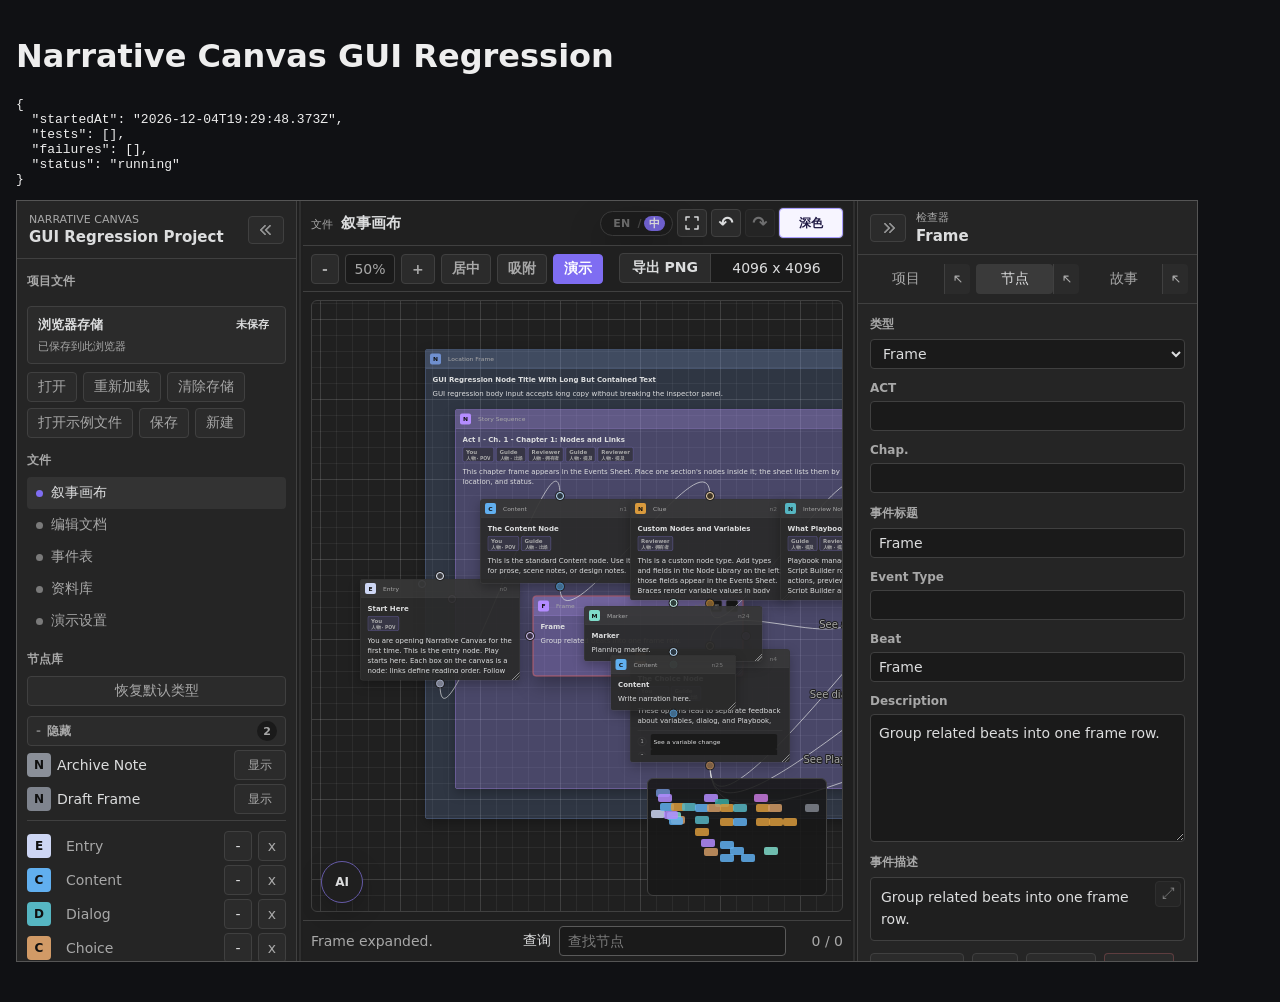
<file: tests/gui-regression.html>
<!doctype html>
<html lang="en">
  <head>
    <meta charset="utf-8">
    <title>Narrative Canvas GUI Regression</title>
    <style>
      body {
        margin: 0;
        padding: 16px;
        background: #101114;
        color: #eeeeee;
        font-family: system-ui, sans-serif;
      }

      iframe {
        display: block;
        margin: 12px 0 24px;
        border: 1px solid #555;
        background: #1b1b1f;
      }

      #gui-report {
        white-space: pre-wrap;
      }
    </style>
  </head>
  <body data-gui-status="running">
    <h1>Narrative Canvas GUI Regression</h1>
    <pre id="gui-report">running</pre>
    <script>
      const report = {
        startedAt: new Date().toISOString(),
        tests: [],
        failures: []
      };

      const DESKTOP_VIEWPORT = { width: 1180, height: 760 };
      const COMPACT_VIEWPORT = { width: 520, height: 760 };
      const WEB_STORAGE_KEY = "narrative-canvas-state-v1";

      function record(name, status, detail = "") {
        report.tests.push({ name, status, detail });
      }

      function pass(name, detail = "") {
        record(name, "pass", detail);
      }

      function fail(name, detail = "") {
        record(name, "fail", detail);
        report.failures.push({ name, detail });
      }

      function assert(name, condition, detail = "") {
        if (condition) pass(name, detail);
        else fail(name, detail);
      }

      function updateReport(final = false) {
        report.status = report.failures.length ? "fail" : (final ? "pass" : "running");
        if (final) report.finishedAt = new Date().toISOString();
        document.body.setAttribute("data-gui-status", report.status);
        document.querySelector("#gui-report").textContent = JSON.stringify(report, null, 2);
      }

      function wait(ms) {
        return new Promise((resolve) => setTimeout(resolve, ms));
      }

      async function waitFor(name, predicate, timeout = 5000) {
        const started = performance.now();
        while (performance.now() - started < timeout) {
          if (predicate()) {
            pass(name);
            return true;
          }
          await wait(50);
        }
        fail(name, "Timed out");
        return false;
      }

      function click(element) {
        if (!element) return;
        element.dispatchEvent(new MouseEvent("click", { bubbles: true, cancelable: true, view: element.ownerDocument.defaultView }));
      }

      function setControlValue(win, element, value) {
        if (!element) return;
        element.focus();
        element.value = value;
        element.dispatchEvent(new win.Event("input", { bubbles: true }));
        element.dispatchEvent(new win.Event("change", { bubbles: true }));
      }

      function setControlInputValue(win, element, value) {
        if (!element) return;
        element.focus();
        element.value = value;
        element.dispatchEvent(new win.Event("input", { bubbles: true }));
      }

      function isElementHidden(win, element) {
        if (!element) return true;
        if (element.closest("[hidden]")) return true;
        let current = element;
        while (current && current.nodeType === 1) {
          const style = win.getComputedStyle(current);
          if (current.hidden || style.display === "none" || style.visibility === "hidden" || style.opacity === "0") return true;
          current = current.parentElement;
        }
        return false;
      }

      function getOwnerDocument(root) {
        return root?.ownerDocument || root;
      }

      function visibleElements(root, selector) {
        const doc = getOwnerDocument(root);
        const win = doc.defaultView;
        return [...root.querySelectorAll(selector)].filter((element) => {
          if (isElementHidden(win, element)) return false;
          const rect = element.getBoundingClientRect();
          return rect.width > 0 && rect.height > 0;
        });
      }

      function rectDetail(rect) {
        return `${rect.left.toFixed(1)},${rect.top.toFixed(1)} ${rect.width.toFixed(1)}x${rect.height.toFixed(1)}`;
      }

      function rectsOverlap(a, b, tolerance = 1) {
        return a.left < b.right - tolerance
          && a.right > b.left + tolerance
          && a.top < b.bottom - tolerance
          && a.bottom > b.top + tolerance;
      }

      function isPointInsideRect(x, y, rect) {
        return x >= rect.left && x <= rect.right && y >= rect.top && y <= rect.bottom;
      }

      function isElementCenterInViewport(doc, element) {
        const rect = element.getBoundingClientRect();
        const x = rect.left + rect.width / 2;
        const y = rect.top + rect.height / 2;
        return x >= 0 && x <= doc.defaultView.innerWidth && y >= 0 && y <= doc.defaultView.innerHeight;
      }

      function describeElement(element) {
        if (!element) return "none";
        const text = element.textContent?.trim().replace(/\s+/g, " ").slice(0, 40)
          || element.getAttribute("aria-label")
          || element.getAttribute("data-action")
          || element.getAttribute("data-file-id")
          || element.getAttribute("data-port")
          || "";
        return `${element.tagName}.${element.className || ""}${element.id ? `#${element.id}` : ""} ${text}`.trim();
      }

      function isAllowedCanvasOverlayCoverage(doc, element) {
        if (!element.closest("#canvasViewport")) return false;
        const rect = element.getBoundingClientRect();
        const x = rect.left + rect.width / 2;
        const y = rect.top + rect.height / 2;
        const minimapRect = doc.querySelector("#minimap")?.getBoundingClientRect();
        return Boolean(minimapRect && isPointInsideRect(x, y, minimapRect));
      }

      function isElementCenterInsideClippingAncestors(doc, element, scope) {
        const rect = element.getBoundingClientRect();
        const x = rect.left + rect.width / 2;
        const y = rect.top + rect.height / 2;
        const scopeRect = scope?.getBoundingClientRect?.();
        if (scopeRect && !isPointInsideRect(x, y, scopeRect)) return false;
        let ancestor = element.parentElement;
        while (ancestor && ancestor !== doc.body && ancestor !== doc.documentElement) {
          const style = doc.defaultView.getComputedStyle(ancestor);
          const clips = /(auto|scroll|hidden|clip)/.test(`${style.overflow} ${style.overflowX} ${style.overflowY}`);
          if (clips) {
            const ancestorRect = ancestor.getBoundingClientRect();
            const inset = 1;
            if (x < ancestorRect.left + inset || x > ancestorRect.right - inset || y < ancestorRect.top + inset || y > ancestorRect.bottom - inset) return false;
          }
          if (ancestor === scope) break;
          ancestor = ancestor.parentElement;
        }
        return true;
      }

      function centerHitReport(doc, element) {
        const rect = element.getBoundingClientRect();
        const x = rect.left + rect.width / 2;
        const y = rect.top + rect.height / 2;
        const viewport = doc.querySelector("#canvasViewport")?.getBoundingClientRect() || {
          left: 0,
          top: 0,
          right: doc.defaultView.innerWidth,
          bottom: doc.defaultView.innerHeight
        };
        if (!isPointInsideRect(x, y, viewport) && element.closest("#canvasViewport")) return { ok: true, detail: "outside canvas viewport" };
        const hit = doc.elementFromPoint(x, y);
        const ok = Boolean(hit && (hit === element || element.contains(hit) || hit.contains(element) || hit.closest("[data-action], [data-file-id], [data-port], [data-link-id]") === element));
        return {
          ok,
          detail: ok ? "" : `target=${describeElement(element)} hit=${describeElement(hit)}`
        };
      }

      function centerHitMatches(doc, element) {
        return centerHitReport(doc, element).ok;
      }

      function assertPlaybookJsonButtonCentered(label, doc, rowSelector) {
        const row = doc.querySelector(rowSelector);
        const button = row?.querySelector(".playbook-json-row-button");
        const rowRect = row?.getBoundingClientRect();
        const buttonRect = button?.getBoundingClientRect();
        const rowCenterY = rowRect ? rowRect.top + rowRect.height / 2 : 0;
        const buttonCenterY = buttonRect ? buttonRect.top + buttonRect.height / 2 : 0;
        const style = button ? doc.defaultView.getComputedStyle(button) : null;
        assert(
          `${label}: JSON button is centered in ${rowSelector}`,
          Boolean(row && button && rowRect && buttonRect && Math.abs(rowCenterY - buttonCenterY) <= 4 && style?.justifySelf === "center" && style?.alignSelf === "center"),
          rowRect && buttonRect && style ? `row=${rectDetail(rowRect)} button=${rectDetail(buttonRect)} justify=${style.justifySelf} align=${style.alignSelf}` : ""
        );
      }

      async function keepCanvasElementCentered(win, doc, element) {
        const viewport = doc.querySelector("#canvasViewport");
        if (!viewport || !element) return;
        for (let attempt = 0; attempt < 3; attempt += 1) {
          const viewportRect = viewport.getBoundingClientRect();
          const rect = element.getBoundingClientRect();
          const x = rect.left + rect.width / 2;
          const y = rect.top + rect.height / 2;
          if (isPointInsideRect(x, y, viewportRect)) return;
          viewport.scrollLeft += x - (viewportRect.left + viewportRect.width / 2);
          viewport.scrollTop += y - (viewportRect.top + viewportRect.height / 2);
          viewport.dispatchEvent(new win.Event("scroll", { bubbles: true }));
          await wait(60);
        }
      }

      function assertVisibleControlsClickable(label, doc, scopeSelector = ".app-shell") {
        const selectors = [
          "button:not([disabled])",
          "input:not([type='hidden']):not([disabled])",
          "textarea:not([disabled])",
          "select:not([disabled])",
          "[data-file-id]",
          "[data-port]"
        ].join(",");
        const scope = doc.querySelector(scopeSelector) || doc;
        const controls = visibleElements(scope, selectors)
          .filter((element) => {
            const rect = element.getBoundingClientRect();
            if (rect.width < 8 || rect.height < 8) return false;
            if (element.matches("[data-port]") && element.closest(".node-stack")?.querySelector(".node.frame")) return false;
            if (element.matches(".node-resize-handle")) return false;
            if (!isElementCenterInViewport(doc, element)) return false;
            if (!isElementCenterInsideClippingAncestors(doc, element, scope)) return false;
            if (isAllowedCanvasOverlayCoverage(doc, element)) return false;
            if (element.closest(".event-sheet-scroll") && !isPointInsideRect(rect.left + rect.width / 2, rect.top + rect.height / 2, element.closest(".event-sheet-scroll").getBoundingClientRect())) return false;
            return true;
          })
          .slice(0, 220);
        let bad = null;
        for (const control of controls) {
          const hit = centerHitReport(doc, control);
          if (!hit.ok) {
            bad = hit.detail;
            break;
          }
        }
        const minimumControls = scopeSelector === ".app-shell" ? 20 : 3;
        assert(`${label}: visible controls have clickable centers`, controls.length >= minimumControls && !bad, bad || `checked=${controls.length}`);
      }

      function assertNoUnexpectedTextOverflow(label, doc, scopeSelector = ".app-shell") {
        const scope = doc.querySelector(scopeSelector) || doc;
        const selectors = [
          ".toolbar-button",
          ".small-button",
          ".file-item",
          ".palette-item",
          ".palette-row",
          ".node-title",
          ".node-type-label",
          ".node-cast-chip",
          ".event-column-button",
          ".event-hidden-restore-button",
          ".filter-chip",
          ".playbook-tab",
          ".stat-card",
          ".character-card",
          ".variable-row",
          ".script-node-row",
          ".runner-rule-card"
        ].join(",");
        const elements = visibleElements(scope, selectors).slice(0, 260);
        const offenders = elements.filter((element) => {
          const style = doc.defaultView.getComputedStyle(element);
          if (style.overflow === "hidden" || style.textOverflow === "ellipsis") return false;
          return element.scrollWidth > element.clientWidth + 2 || element.scrollHeight > element.clientHeight + 2;
        });
        assert(`${label}: visible UI text containers do not unexpectedly overflow`, offenders.length === 0, offenders.slice(0, 5).map((element) => `${element.className}: ${element.textContent.trim().slice(0, 60)}`).join(" | "));
      }

      function assertToolbarDoesNotOverlap(label, doc) {
        const groups = [
          [".workspace-global-bar button, .workspace-global-bar select", "global bar"],
          ["#workspaceToolbar button:not([hidden]), #workspaceToolbar select", "canvas toolbar"],
          [".document-actions button", "document actions"]
        ];
        groups.forEach(([selector, name]) => {
          const controls = visibleElements(doc, selector);
          let overlap = "";
          for (let i = 0; i < controls.length; i += 1) {
            for (let j = i + 1; j < controls.length; j += 1) {
              const a = controls[i].getBoundingClientRect();
              const b = controls[j].getBoundingClientRect();
              if (rectsOverlap(a, b)) {
                overlap = `${controls[i].textContent.trim()} ${rectDetail(a)} overlaps ${controls[j].textContent.trim()} ${rectDetail(b)}`;
                break;
              }
            }
            if (overlap) break;
          }
          assert(`${label}: ${name} controls do not overlap`, !overlap, overlap);
        });
      }

      async function assertLightThemeCoordination(label, win, doc) {
        const root = doc.querySelector(".app-shell");
        const themeButton = doc.querySelector("[data-action='toggle-theme']");
        const snapButton = doc.querySelector("[data-action='toggle-snap-grid']");
        const playButton = doc.querySelector("[data-action='play']");
        const startedDark = root?.getAttribute("data-theme") === "dark";
        const startedSnapping = snapButton?.getAttribute("aria-pressed") === "true";
        if (startedDark) click(themeButton);
        await waitFor(`${label}: light theme activates`, () => root?.getAttribute("data-theme") === "light");
        if (!startedSnapping) click(snapButton);
        await waitFor(`${label}: snap active state renders`, () => snapButton?.getAttribute("aria-pressed") === "true");
        await waitFor(`${label}: snap active color transition settles`, () => {
          const snapStyle = win.getComputedStyle(snapButton);
          const playStyle = win.getComputedStyle(playButton);
          return snapStyle.backgroundColor === playStyle.backgroundColor
            && snapStyle.color === playStyle.color
            && snapStyle.color === "rgb(255, 255, 255)";
        });
        const snapBackground = win.getComputedStyle(snapButton).backgroundColor;
        const snapColor = win.getComputedStyle(snapButton).color;
        const playBackground = win.getComputedStyle(playButton).backgroundColor;
        const playColor = win.getComputedStyle(playButton).color;
        const rootStyle = win.getComputedStyle(root);
        const activeFileStyle = win.getComputedStyle(doc.querySelector(".nc-file-item.active"));
        const inactiveFileStyle = win.getComputedStyle(doc.querySelector(".nc-file-item:not(.active)"));
        assert(
          `${label}: light snap button uses the primary accent treatment`,
          snapBackground === playBackground
            && snapColor === playColor
            && snapColor === "rgb(255, 255, 255)",
          `snap=${snapBackground}/${snapColor} play=${playBackground}/${playColor}`
        );
        assert(`${label}: light secondary text token remains readable`, rootStyle.getPropertyValue("--text-faint").trim() === "#686b72");
        assert(
          `${label}: light selected navigation uses a distinct accent tint`,
          activeFileStyle.backgroundColor !== inactiveFileStyle.backgroundColor,
          `active=${activeFileStyle.backgroundColor} inactive=${inactiveFileStyle.backgroundColor}`
        );
        if (!startedSnapping) click(snapButton);
        if (startedDark) click(themeButton);
        await waitFor(`${label}: theme state restores after light palette check`, () => root?.getAttribute("data-theme") === (startedDark ? "dark" : "light"));
      }

      function assertActivePanelFits(label, doc) {
        const active = doc.querySelector(".canvas-workspace-view.active");
        const workspace = doc.querySelector(".canvas-workspace");
        const activeRect = active?.getBoundingClientRect();
        const workspaceRect = workspace?.getBoundingClientRect();
        assert(
          `${label}: active workspace view stays inside workspace`,
          activeRect && workspaceRect
            && activeRect.left >= workspaceRect.left - 1
            && activeRect.right <= workspaceRect.right + 1
            && activeRect.top >= workspaceRect.top - 1
            && activeRect.bottom <= workspaceRect.bottom + 1,
          activeRect && workspaceRect ? `active=${rectDetail(activeRect)} workspace=${rectDetail(workspaceRect)}` : ""
        );
      }

      function assertMainShellNoPageOverflow(label, doc, options = {}) {
        const root = doc.querySelector(".app-shell");
        const main = doc.querySelector(".canvas-workspace");
        assert(`${label}: app shell exists for layout scan`, Boolean(root && main));
        if (!root || !main) return;
        const shellWidth = root.getBoundingClientRect().width;
        const bodyFits = doc.documentElement.scrollWidth <= doc.defaultView.innerWidth + 2;
        const declaredScrollableShell = options.allowDeclaredMinWidth && doc.documentElement.scrollWidth <= shellWidth + 2;
        assert(`${label}: app shell does not create unexpected body horizontal overflow`, bodyFits || declaredScrollableShell, `doc=${doc.documentElement.scrollWidth} viewport=${doc.defaultView.innerWidth} shell=${shellWidth.toFixed(1)}`);
        assert(`${label}: main area has nonzero usable size`, main.clientWidth > 300 && main.clientHeight > 300, `${main.clientWidth}x${main.clientHeight}`);
      }

      function assertEventSheetGeometry(label, doc) {
        const filter = doc.querySelector("[data-event-filter-bar]");
        const firstHeader = doc.querySelector(".event-sheet-group-header");
        const firstScroll = doc.querySelector(".event-sheet-scroll");
        const filterRect = filter?.getBoundingClientRect();
        const headerRect = firstHeader?.getBoundingClientRect();
        assert(`${label}: event filter does not overlap first group header`, filterRect && headerRect && filterRect.bottom <= headerRect.top + 2, `filter=${rectDetail(filterRect || new DOMRect())} header=${rectDetail(headerRect || new DOMRect())}`);
        assert(`${label}: event sheet keeps horizontal scrolling for wide columns`, firstScroll && firstScroll.scrollWidth > firstScroll.clientWidth + 1, `scroll=${firstScroll?.scrollWidth} client=${firstScroll?.clientWidth}`);
        const nodeCell = firstScroll?.querySelector(".event-node-link");
        const nodeRect = nodeCell?.getBoundingClientRect();
        assert(`${label}: event node cell remains readable`, nodeRect && nodeRect.width >= 220, nodeRect ? rectDetail(nodeRect) : "");
      }

      function assertCardsDoNotOverflow(label, doc, selector) {
        const cards = visibleElements(doc, selector).slice(0, 80);
        const offender = cards.find((card) => card.scrollWidth > card.clientWidth + 2);
        assert(`${label}: ${selector} cards do not horizontally overflow`, !offender, offender ? `${offender.className} scroll=${offender.scrollWidth} client=${offender.clientWidth}` : `checked=${cards.length}`);
      }

      function assertPlaybookTabsVisible(label, doc) {
        const tabsShell = doc.querySelector(".playbook-tabs");
        const tabs = visibleElements(doc, ".playbook-tab");
        const shellRect = tabsShell?.getBoundingClientRect();
        const details = tabs.map((tab) => `${tab.textContent.trim()}:${rectDetail(tab.getBoundingClientRect())}`).join(" | ");
        const labels = tabs.map((tab) => tab.textContent.trim()).filter(Boolean);
        const sameRow = tabs.length >= 3 && tabs.every((tab) => {
          const rect = tab.getBoundingClientRect();
          return shellRect
            && rect.width >= 64
            && rect.height >= 28
            && Math.abs(rect.top - tabs[0].getBoundingClientRect().top) <= 2
            && isPointInsideRect(rect.left + rect.width / 2, rect.top + rect.height / 2, shellRect);
        });
        const allClickable = tabs.slice(0, 3).every((tab) => centerHitMatches(doc, tab));
        assert(`${label}: playbook tabs are visible horizontal controls`, Boolean(tabsShell && shellRect?.height >= 36 && labels.length >= 3 && sameRow && allClickable), details || describeElement(tabsShell));
      }

      async function assertChineseLocalization(label, win, doc) {
        win.NarrativeCanvasApp?.setLanguage?.("zh", { persist: false, force: true });
        await wait(120);
        const fileLabels = [...doc.querySelectorAll(".nc-file-item-label")].map((item) => item.textContent.trim());
        assert(`${label}: Chinese file tabs are localized`, ["叙事画布", "编辑文档", "事件表", "资料库", "演示设置"].every((text) => fileLabels.includes(text)), fileLabels.join(" | "));
        assert(`${label}: Chinese play button says demo`, doc.querySelector("[data-action='play']")?.textContent.trim() === "演示");
        click(doc.querySelector("[data-file-id='variables']"));
        await waitFor(`${label}: Chinese playbook opens`, () => doc.querySelector(".playbook-tabs"));
        const tabText = [...doc.querySelectorAll(".playbook-tab")].map((item) => item.textContent.trim()).join(" | ");
        assert(`${label}: Chinese playbook tab names are localized`, tabText === "变量定义 | 变量动作 | 脚本构建 | 选项条件 | 演示规则 | 校验", tabText);
        click(doc.querySelector("[data-action='select-playbook-tab'][data-playbook-tab='rules']"));
        await waitFor(`${label}: Chinese play rules tab opens`, () => doc.querySelector(".playbook-rule-grid"));
        const rulesText = doc.querySelector(".playbook-rule-grid")?.textContent || "";
        assert(`${label}: Chinese visit tracking is nested in debug mode`, rulesText.includes("调试模式") && rulesText.includes("访问记录"), rulesText.slice(0, 240));
        click(doc.querySelector("[data-action='add-play-rule']"));
        await waitFor(`${label}: Chinese add rule dialog opens`, () => doc.querySelector("#playRuleDialog")?.open);
        const dialogText = doc.querySelector("#playRuleDialog")?.textContent || "";
        assert(`${label}: Chinese add rule dialog is localized`, dialogText.includes("添加预览规则") && dialogText.includes("起始节点") && dialogText.includes("调试模式") && !dialogText.includes("访问记录"), dialogText.slice(0, 240));
        click(doc.querySelector("#playRuleDialog .confirm-cancel"));
      }

      function getSavedNode(win, nodeId) {
        const node = win.NarrativeCanvasApp.getSavedState()?.project?.nodes?.find((candidate) => candidate.id === nodeId);
        return node ? { ...node } : null;
      }

      function assertInputsAcceptText(label, win, doc) {
        const projectInput = doc.querySelector("[data-project-field='title']");
        setControlValue(win, projectInput, "GUI Regression Project");
        assert(`${label}: project title input accepts text`, projectInput?.value === "GUI Regression Project");

        click(doc.querySelector(".node[data-node-id]"));
        const nodeTitle = doc.querySelector("[data-node-field='title']");
        const nodeBody = doc.querySelector("[data-node-field='body']");
        setControlValue(win, nodeTitle, "GUI Regression Node Title With Long But Contained Text");
        setControlValue(win, nodeBody, "GUI regression body input accepts long copy without breaking the inspector panel.");
        if (doc.querySelector("#genericConfirmDialog")?.open) {
          click(doc.querySelector("#genericConfirmDialog .confirm-cancel"));
        }
        assert(`${label}: node title input accepts text`, nodeTitle?.value.includes("GUI Regression Node Title"));
        assert(`${label}: node body textarea accepts text`, nodeBody?.value.includes("body input accepts"));
      }

      async function assertDialogSplitInteractions(label, win, doc) {
        click(doc.querySelector("[data-file-id='adventure']"));
        await waitFor(`${label}: canvas opens for Dialog split`, () => Boolean(doc.querySelector(".node[data-node-id='n6']")));
        const before = win.NarrativeCanvasApp.getSavedState().project;
        const sourceBefore = before.nodes.find((node) => node.id === "n6");
        const outgoingBefore = before.links.filter((link) => link.from === "n6").map((link) => ({ ...link }));
        const incomingBefore = before.links.filter((link) => link.to === "n6").map((link) => ({ ...link }));
        const beforeNodeIds = new Set(before.nodes.map((node) => node.id));

        click(doc.querySelector(".node[data-node-id='n6']"));
        await waitFor(`${label}: Dialog split control appears`, () => Boolean(doc.querySelector("[data-action='split-dialog-turns'][data-dialog-turn-index='0']")));
        const dialogToggle = doc.querySelector("[data-action='toggle-node-section'][data-node-section='dialogTurns']");
        click(dialogToggle);
        await waitFor(`${label}: Dialog turns can collapse`, () => doc.querySelector("[data-action='toggle-node-section'][data-node-section='dialogTurns']")?.getAttribute("aria-expanded") === "false" && !doc.querySelector(".dialog-turns-list"));
        click(doc.querySelector("[data-action='toggle-node-section'][data-node-section='dialogTurns']"));
        await waitFor(`${label}: Dialog turns can expand`, () => Boolean(doc.querySelector("[data-action='split-dialog-turns'][data-dialog-turn-index='0']")));
        click(doc.querySelector("[data-action='split-dialog-turns'][data-dialog-turn-index='0']"));
        await waitFor(`${label}: Dialog split creates one node`, () => win.NarrativeCanvasApp.getSavedState().project.nodes.length === before.nodes.length + 1);

        const after = win.NarrativeCanvasApp.getSavedState().project;
        const first = after.nodes.find((node) => node.id === "n6");
        const second = after.nodes.find((node) => !beforeNodeIds.has(node.id));
        const bridge = after.links.find((link) => link.from === "n6" && link.to === second?.id);
        const movedOutgoing = after.links.filter((link) => outgoingBefore.some((oldLink) => oldLink.id === link.id));
        const incomingAfter = after.links.filter((link) => incomingBefore.some((oldLink) => oldLink.id === link.id));
        assert(`${label}: Dialog turns split at the selected boundary`, first?.turns?.length === 1 && second?.turns?.length === 1 && first.turns[0].line === sourceBefore?.turns?.[0]?.line && second.turns[0].line === sourceBefore?.turns?.[1]?.line);
        assert(`${label}: Dialog split adds a direct bridge`, Boolean(bridge));
        assert(`${label}: Dialog outgoing links move with metadata`, movedOutgoing.length === outgoingBefore.length && movedOutgoing.every((link) => link.from === second?.id && JSON.stringify({ ...link, from: "n6" }) === JSON.stringify(outgoingBefore.find((oldLink) => oldLink.id === link.id))));
        assert(`${label}: Dialog incoming links stay on the first node`, incomingAfter.length === incomingBefore.length && incomingAfter.every((link) => link.to === "n6"));
        assert(`${label}: Dialog split rebuilds Speaker cast and preserves other roles`, first?.cast?.some((entry) => entry.characterId === "c1" && entry.role === "Speaker") && !first?.cast?.some((entry) => entry.characterId === "c2" && entry.role === "Speaker") && second?.cast?.some((entry) => entry.characterId === "c2" && entry.role === "Speaker") && first?.cast?.some((entry) => entry.characterId === "c4" && entry.role === "Mentioned") && second?.cast?.some((entry) => entry.characterId === "c4" && entry.role === "Mentioned"));

        click(doc.querySelector("[data-action='undo']"));
        await waitFor(`${label}: Dialog split is one undo step`, () => win.NarrativeCanvasApp.getSavedState().project.nodes.length === before.nodes.length);
        const undone = win.NarrativeCanvasApp.getSavedState().project;
        assert(`${label}: undo restores Dialog links`, JSON.stringify(undone.links.filter((link) => outgoingBefore.some((oldLink) => oldLink.id === link.id))) === JSON.stringify(outgoingBefore));
      }

      function dispatchPointerDrag(win, startElement, moveTarget, start, end, pointerId = 701) {
        startElement.dispatchEvent(new win.PointerEvent("pointerdown", {
          bubbles: true,
          cancelable: true,
          pointerId,
          button: 0,
          buttons: 1,
          clientX: start.x,
          clientY: start.y
        }));
        moveTarget.dispatchEvent(new win.PointerEvent("pointermove", {
          bubbles: true,
          cancelable: true,
          pointerId,
          button: 0,
          buttons: 1,
          clientX: end.x,
          clientY: end.y
        }));
        moveTarget.dispatchEvent(new win.PointerEvent("pointerup", {
          bubbles: true,
          cancelable: true,
          pointerId,
          button: 0,
          buttons: 0,
          clientX: end.x,
          clientY: end.y
        }));
      }

      async function assertCanvasDragResizeAndPorts(label, win, doc) {
        click(doc.querySelector("[data-file-id='adventure']"));
        await waitFor(`${label}: canvas is active for drag checks`, () => doc.querySelector(".node[data-node-id]"));
        const viewport = doc.querySelector("#canvasViewport");

        click(doc.querySelector("[data-action='add-node'][data-type='Marker']"));
        await waitFor(`${label}: marker can be added for drag check`, () => doc.querySelector(".node.selected .node-header"));
        const node = doc.querySelector(".node.selected");
        const nodeId = node?.dataset.nodeId || "";
        const header = node?.querySelector(".node-header");
        const before = getSavedNode(win, nodeId);
        const headerRect = header?.getBoundingClientRect();
        dispatchPointerDrag(win, header, viewport, {
          x: headerRect.left + 80,
          y: headerRect.top + headerRect.height / 2
        }, {
          x: headerRect.left + 140,
          y: headerRect.top + headerRect.height / 2 + 34
        }, 711);
        await wait(120);
        const after = getSavedNode(win, nodeId);
        assert(`${label}: node header drag moves selected node`, before && after && after.x > before.x + 20 && after.y > before.y + 10, before && after ? `before=${before.x},${before.y} after=${after.x},${after.y}` : "");

        const resizeHandle = doc.querySelector(`.node[data-node-id='${nodeId}'] .node-resize-handle.right`);
        const resizeBefore = doc.querySelector(`.node[data-node-id='${nodeId}']`)?.getBoundingClientRect();
        dispatchPointerDrag(win, resizeHandle, viewport, {
          x: resizeBefore.right,
          y: resizeBefore.top + resizeBefore.height / 2
        }, {
          x: resizeBefore.right + 70,
          y: resizeBefore.top + resizeBefore.height / 2
        }, 712);
        await wait(120);
        const resizeAfter = doc.querySelector(`.node[data-node-id='${nodeId}']`)?.getBoundingClientRect();
        assert(`${label}: node resize handle grows width`, resizeBefore && resizeAfter && resizeAfter.width > resizeBefore.width + 35, resizeBefore && resizeAfter ? `before=${resizeBefore.width} after=${resizeAfter.width}` : "");

        const outputPort = doc.querySelector(`.port.output[data-node-id='${nodeId}']`);
        await keepCanvasElementCentered(win, doc, outputPort);
        const outputRect = outputPort?.getBoundingClientRect();
        const outputHit = outputRect ? doc.elementFromPoint(outputRect.left + outputRect.width / 2, outputRect.top + outputRect.height / 2) : null;
        const outputViewport = doc.querySelector("#canvasViewport")?.getBoundingClientRect();
        assert(
          `${label}: node output port is the clickable hit target`,
          outputHit?.closest("[data-port]") === outputPort,
          outputHit?.className || outputHit?.tagName || `rect=${outputRect ? rectDetail(outputRect) : "none"} viewport=${outputViewport ? rectDetail(outputViewport) : "none"} inner=${win.innerWidth}x${win.innerHeight}`
        );

        click(doc.querySelector("[data-action='add-node'][data-type='Content']"));
        await waitFor(`${label}: top overlap node can be added`, () => {
          const selected = doc.querySelector(".node.selected");
          return selected && selected.dataset.nodeId !== nodeId;
        });
        const topNode = doc.querySelector(".node.selected");
        const topNodeId = topNode?.dataset.nodeId || "";
        const topHeader = topNode?.querySelector(".node-header");
        const currentLowerOutput = doc.querySelector(`.port.output[data-node-id='${nodeId}']`);
        await keepCanvasElementCentered(win, doc, currentLowerOutput);
        const topHeaderRect = topHeader?.getBoundingClientRect();
        const lowerOutputRect = currentLowerOutput?.getBoundingClientRect();
        if (topHeader && topHeaderRect && lowerOutputRect) {
          dispatchPointerDrag(win, topHeader, viewport, {
            x: topHeaderRect.left + topHeaderRect.width / 2,
            y: topHeaderRect.top + topHeaderRect.height / 2
          }, {
            x: lowerOutputRect.left + lowerOutputRect.width / 2,
            y: lowerOutputRect.top + lowerOutputRect.height / 2
          }, 714);
          await wait(120);
          const lowerPortAfterOverlap = doc.querySelector(`.port.output[data-node-id='${nodeId}']`);
          const lowerPortRectAfterOverlap = lowerPortAfterOverlap?.getBoundingClientRect();
          const overlapHit = lowerPortRectAfterOverlap
            ? doc.elementFromPoint(lowerPortRectAfterOverlap.left + lowerPortRectAfterOverlap.width / 2, lowerPortRectAfterOverlap.top + lowerPortRectAfterOverlap.height / 2)
            : null;
          assert(
            `${label}: lower node port does not float above overlapping top node`,
            Boolean(overlapHit?.closest(".node")?.dataset.nodeId === topNodeId && overlapHit.closest("[data-port]") !== lowerPortAfterOverlap),
            `hit=${describeElement(overlapHit)} rect=${lowerPortRectAfterOverlap ? rectDetail(lowerPortRectAfterOverlap) : "none"} viewport=${doc.querySelector("#canvasViewport") ? rectDetail(doc.querySelector("#canvasViewport").getBoundingClientRect()) : "none"} inner=${win.innerWidth}x${win.innerHeight} top=${topNodeId} lower=${nodeId}`
          );
        } else {
          assert(`${label}: lower node port does not float above overlapping top node`, false, "Missing top node or lower port geometry");
        }

        click(doc.querySelector("[data-action='add-node'][data-type='Event']"));
        await waitFor(`${label}: frame can be added for collapse/drag check`, () => doc.querySelector(".node.frame.selected"));
        const frame = doc.querySelector(".node.frame.selected");
        const frameId = frame?.dataset.nodeId || "";
        const collapseButton = frame?.querySelector("[data-action='toggle-frame-collapse']");
        click(collapseButton);
        await waitFor(`${label}: frame collapse button remains clickable`, () => doc.querySelector(`.node.frame.collapsed[data-node-id='${frameId}']`));
        const collapsedFrame = doc.querySelector(`.node.frame[data-node-id='${frameId}']`);
        const collapsedHeader = collapsedFrame?.querySelector(".node-header");
        const collapsedBefore = collapsedFrame?.getBoundingClientRect();
        const collapsedModelBefore = win.NarrativeCanvasApp.getSavedState()?.project?.nodes?.find((node) => node.id === frameId);
        const collapsedHeaderRect = collapsedHeader?.getBoundingClientRect();
        dispatchPointerDrag(win, collapsedHeader, viewport, {
          x: collapsedHeaderRect.left + 80,
          y: collapsedHeaderRect.top + collapsedHeaderRect.height / 2
        }, {
          x: collapsedHeaderRect.left + 140,
          y: collapsedHeaderRect.top + collapsedHeaderRect.height / 2 + 24
        }, 713);
        await wait(120);
        const collapsedAfter = doc.querySelector(`.node.frame[data-node-id='${frameId}']`)?.getBoundingClientRect();
        const collapsedModelAfter = win.NarrativeCanvasApp.getSavedState()?.project?.nodes?.find((node) => node.id === frameId);
        assert(
          `${label}: collapsed frame header drag moves frame`,
          collapsedModelBefore && collapsedModelAfter && collapsedModelAfter.x > collapsedModelBefore.x + 20 && collapsedModelAfter.y > collapsedModelBefore.y + 8,
          collapsedModelBefore && collapsedModelAfter
            ? `model=${collapsedModelBefore.x},${collapsedModelBefore.y} -> ${collapsedModelAfter.x},${collapsedModelAfter.y}; screen=${collapsedBefore ? rectDetail(collapsedBefore) : "none"} -> ${collapsedAfter ? rectDetail(collapsedAfter) : "none"}`
            : ""
        );
        click(doc.querySelector(`.node.frame[data-node-id='${frameId}'] [data-action='toggle-frame-collapse']`));
        await waitFor(`${label}: frame expands after drag`, () => !doc.querySelector(`.node.frame.collapsed[data-node-id='${frameId}']`));
        await wait(100);
        if (doc.querySelector("#genericConfirmDialog")?.open) click(doc.querySelector("#genericConfirmDialog .confirm-cancel"));
        await waitFor(`${label}: frame drag confirmation is closed`, () => !doc.querySelector("#genericConfirmDialog")?.open);
      }

      async function assertEventsInteractions(label, win, doc) {
        click(doc.querySelector("[data-file-id='events']"));
        await waitFor(`${label}: events sheet opens`, () => doc.querySelector("[data-event-search]"));
        assertActivePanelFits(`${label}: events`, doc);
        assertEventSheetGeometry(label, doc);
        assertVisibleControlsClickable(`${label}: events`, doc, "#eventsPanel");

        const search = doc.querySelector("[data-event-search]");
        assert(`${label}: events sheet omits inert all-visible filter chip`, !(doc.querySelector("[data-event-filter-bar]")?.textContent || "").includes("All event rows visible"));
        setControlValue(win, search, "boarding");
        assert(`${label}: event search accepts input`, search.value === "boarding");
        assert(`${label}: event filter updates`, doc.querySelector("[data-event-filter-bar]")?.textContent.toLowerCase().includes("boarding"));
        setControlValue(win, search, "");

        const shell = doc.querySelector(".event-sheet-shell");
        const shellRect = shell?.getBoundingClientRect();
        shell?.dispatchEvent(new win.MouseEvent("contextmenu", {
          bubbles: true,
          cancelable: true,
          view: win,
          clientX: shellRect ? shellRect.left + 32 : 0,
          clientY: shellRect ? shellRect.top + 140 : 0
        }));
        await wait(80);
        assert(`${label}: events page right-click does not show canvas menu`, doc.querySelector("#nodeContextMenu")?.hidden !== false);

        const hideFrameType = doc.querySelector("[data-action='hide-event-frame-type']");
        assert(`${label}: events sheet exposes hide frame type button`, Boolean(hideFrameType));
        const type = hideFrameType?.dataset.eventFrameType || "";
        click(hideFrameType);
        await waitFor(`${label}: hide frame type removes group`, () => type && !doc.querySelector(`[data-event-group-type='${type}']`));
        const showFrameType = doc.querySelector(`[data-action='show-event-frame-type'][data-event-frame-type='${type}']`);
        assert(`${label}: events sheet exposes restore hidden frame type button`, Boolean(showFrameType));
        click(showFrameType);
        await waitFor(`${label}: restore frame type returns group`, () => Boolean(doc.querySelector(`[data-event-group-type='${type}']`)));

        const eventInput = doc.querySelector(".event-sheet-table input, .event-sheet-table textarea");
        if (eventInput) {
          setControlValue(win, eventInput, "GUI event cell text");
          assert(`${label}: event sheet cell accepts input`, eventInput.value.includes("GUI event"));
        } else {
          assert(`${label}: event sheet cell accepts input`, false, "No editable event cell found");
        }
      }

      async function assertCharactersInteractions(label, win, doc) {
        click(doc.querySelector("[data-file-id='characters']"));
        await waitFor(`${label}: characters page opens`, () => doc.querySelector("[data-character-search]"));
        assertActivePanelFits(`${label}: characters`, doc);
        assertCardsDoNotOverflow(label, doc, ".character-card");
        assertVisibleControlsClickable(`${label}: characters`, doc, "#charactersPanel");
        assert(`${label}: characters page omits inert all-visible filter chip`, !(doc.querySelector("[data-character-filter-bar]")?.textContent || "").includes("All characters visible"));
        const search = doc.querySelector("[data-character-search]");
        setControlValue(win, search, "mara");
        assert(`${label}: character search accepts input`, search.value === "mara");
        setControlValue(win, search, "");
        click(doc.querySelector("[data-action='add-codex-entry']"));
        await waitFor(`${label}: add character creates editable card`, () => doc.querySelector("[data-character-field='name']"));
        const nameInput = doc.querySelector("[data-character-field='name']");
        const characterId = nameInput?.dataset.characterId || "";
        setControlValue(win, nameInput, "GUI Regression Character With Long Name");
        assert(`${label}: character name accepts text`, nameInput.value.includes("GUI Regression Character"));
        let card = doc.querySelector(`[data-character-id='${characterId}'][data-character-field='name']`)?.closest(".character-card");
        click(card?.querySelector("[data-action='focus-character']"));
        await waitFor(`${label}: unlinked character focus switches to story`, () => doc.querySelector("#canvasPanel")?.classList.contains("active"));
        click(doc.querySelector("[data-file-id='characters']"));
        // Switching back to the Library tab restores the last-opened entry detail directly.
        await waitFor(`${label}: focused unlinked character card returns`, () => Boolean(doc.querySelector(`[data-character-card-id='${characterId}']`)));
        await waitFor(`${label}: focused entry detail reopens`, () => Boolean(doc.querySelector(`.character-card[data-character-card-id='${characterId}'].focused`)));
        card = doc.querySelector(`.character-card[data-character-card-id='${characterId}']`);
        click(card?.querySelector("[data-action='clear-character-focus']"));
        await waitFor(`${label}: focused unlinked character can be cleared`, () => {
          const focusedCard = doc.querySelector(`[data-character-card-id='${characterId}'].focused`);
          const focusChip = doc.querySelector("[data-character-filter-bar] [data-action='clear-character-focus']");
          const focusButton = doc.querySelector(`[data-character-card-id='${characterId}'] [data-action='focus-character']`);
          return !focusedCard && !focusChip && Boolean(focusButton);
        });
        card = doc.querySelector(`.character-card[data-character-card-id='${characterId}']`);
        click(card?.querySelector("[data-action='hide-character']"));
        await waitFor(`${label}: character card hide button removes card`, () => !doc.querySelector(`[data-character-id='${characterId}'][data-character-field='name']`));
        const restoreButton = doc.querySelector(`[data-action='show-character'][data-character-id='${characterId}']`);
        assert(`${label}: hidden character restore button appears`, Boolean(restoreButton && doc.querySelector("[data-character-restore-bar]")));
        click(restoreButton);
        await waitFor(`${label}: hidden character can be restored`, () => Boolean(doc.querySelector(`[data-action='open-codex-entry-detail'][data-character-id='${characterId}']`)));
        assertCardsDoNotOverflow(label, doc, ".character-card");
      }

      async function assertPlaybookInteractions(label, win, doc) {
        click(doc.querySelector("[data-file-id='variables']"));
        await waitFor(`${label}: playbook opens`, () => doc.querySelector(".playbook-tabs"));
        assertActivePanelFits(`${label}: playbook`, doc);
        assertPlaybookTabsVisible(label, doc);
        const playbookTabOrder = [...doc.querySelectorAll(".playbook-tab")].map((tab) => tab.dataset.playbookTab).join("|");
        assert(`${label}: playbook tab order places actions before script`, playbookTabOrder === "variables|actions|script|gates|rules|validation", playbookTabOrder);
        assertVisibleControlsClickable(`${label}: playbook`, doc, "#variablesPanel");
        assertNoUnexpectedTextOverflow(`${label}: playbook`, doc, "#variablesPanel");

        click(doc.querySelector("[data-action='select-playbook-tab'][data-playbook-tab='variables']"));
        await waitFor(`${label}: variable definitions tab opens`, () => doc.querySelector(".variable-table"));
        click(doc.querySelector("[data-action='add-variable']"));
        await waitFor(`${label}: add variable creates row`, () => doc.querySelector("[data-variable-field='key']"));
        const variableKey = doc.querySelector("[data-variable-field='key']");
        const variableValue = doc.querySelector("[data-variable-field='value']");
        assert(`${label}: new variable key field receives focus`, doc.activeElement === variableKey || Boolean(variableKey));
        setControlValue(win, variableKey, "gui_flag");
        setControlValue(win, variableValue, "true");
        assert(`${label}: variable row accepts key/value input`, variableKey.value === "gui_flag" && variableValue.value === "true");

        click(doc.querySelector("[data-action='select-playbook-tab'][data-playbook-tab='gates']"));
        await waitFor(`${label}: choice conditions tab opens`, () => doc.querySelector("[data-gate-field='condition']"));
        assertPlaybookJsonButtonCentered(label, doc, ".playbook-gate-row:not(.playbook-gate-heading)");
        const conditionEditor = doc.querySelector("[data-gate-field='condition']");
        const gateId = conditionEditor?.dataset.gateId || "";
        assert(`${label}: choice condition gate id resolves`, Boolean(gateId), gateId);
        setControlValue(win, conditionEditor, "gui_flag || workflow_progress >= 0");
        await waitFor(`${label}: choice condition code editor updates`, () => doc.querySelector(`[data-gate-id='${gateId}'][data-gate-field='condition']`)?.value.includes("||"));
        await win.NarrativeCanvasApp.save({ silent: true });
        const savedNodes = win.NarrativeCanvasApp.getSavedState()?.project?.nodes || [];
        const gateParts = gateId.split(":");
        let savedGateCondition = null;
        if (gateParts[0] === "choice") {
          const node = savedNodes.find((candidate) => candidate.id === gateParts[1]);
          const option = (node?.choiceOptions || node?.options || []).find((candidate) => candidate.id === gateParts[2]);
          savedGateCondition = { mode: option?.requiresMode, expression: option?.requires };
        } else if (gateParts[0] === "node") {
          const node = savedNodes.find((candidate) => candidate.id === gateParts[1]);
          savedGateCondition = { mode: node?.stateLogic?.requirementsMode, expression: node?.stateLogic?.requirements };
        }
        assert(
          `${label}: choice condition any relation is saved`,
          savedGateCondition?.mode === "any" && String(savedGateCondition.expression || "").includes("||"),
          JSON.stringify(savedGateCondition)
        );

        click(doc.querySelector("[data-action='select-playbook-tab'][data-playbook-tab='script']"));
        await waitFor(`${label}: script builder tab opens`, () => doc.querySelector(".script-node-table"));
        assertPlaybookJsonButtonCentered(label, doc, ".script-node-row:not(.script-node-heading)");
        const scriptRow = doc.querySelector(".script-node-row:not(.script-node-heading)");
        const scriptRequirementKey = "gui_flag";
        setControlInputValue(win, scriptRow?.querySelector("[data-script-node-field='requirements']"), scriptRequirementKey);
        setControlInputValue(win, scriptRow?.querySelector("[data-script-node-field='effects']"), "set gui_flag = true");
        assert(`${label}: script builder inputs accept requirements/effects`, scriptRow?.querySelector("[data-script-node-field='requirements']")?.value === scriptRequirementKey);

        click(doc.querySelector("[data-action='select-playbook-tab'][data-playbook-tab='rules']"));
        await waitFor(`${label}: play rules tab opens`, () => doc.querySelector(".playbook-rule-grid"));
        const addRule = doc.querySelector("[data-action='add-play-rule']");
        assert(`${label}: play rules add button is clickable`, Boolean(addRule) && centerHitMatches(doc, addRule));
      }

      async function assertCompactLayout(label, win, doc, frame) {
        frame.style.width = `${COMPACT_VIEWPORT.width}px`;
        frame.style.height = `${COMPACT_VIEWPORT.height}px`;
        win.dispatchEvent(new win.Event("resize"));
        await wait(200);
        assertMainShellNoPageOverflow(`${label}: compact`, doc, { allowDeclaredMinWidth: true });
        assert(`${label}: compact layout starts with both sidebars collapsed`, doc.querySelector(".app-shell")?.getAttribute("data-sidebar-left") === "collapsed" && doc.querySelector(".app-shell")?.getAttribute("data-sidebar-right") === "collapsed");
        const compactActiveView = doc.querySelector(".canvas-workspace-view.active");
        if (compactActiveView) compactActiveView.scrollTop = 0;
        assertActivePanelFits(`${label}: compact`, doc);
        assertToolbarDoesNotOverlap(`${label}: compact`, doc);
        assertNoUnexpectedTextOverflow(`${label}: compact`, doc);
        assertVisibleControlsClickable(`${label}: compact`, doc);
        click(doc.querySelector("[data-file-id='events']"));
        await waitFor(`${label}: compact events opens`, () => doc.querySelector("#eventsPanel.active"));
        assertActivePanelFits(`${label}: compact events`, doc);
        assertEventSheetGeometry(`${label}: compact`, doc);
      }

      function extractBodyHtml(html) {
        const match = html.match(/<body[^>]*>([\s\S]*?)<\/body>/i);
        const bodyHtml = match ? match[1] : html;
        return bodyHtml
          .replace(/<script\b[\s\S]*?<\/script>/gi, "")
          .replace(/<link\b[^>]*rel=["']stylesheet["'][^>]*>/gi, "");
      }

      const projectBaseUrl = new URL("../", window.location.href);
      const assetVersion = new URL(window.location.href).searchParams.get("run") || String(Date.now());

      function assetUrl(path) {
        const url = new URL(path, projectBaseUrl);
        url.searchParams.set("run", assetVersion);
        return url.href;
      }

      function scopeCanvasCss(source) {
        const keyframes = [];
        let css = source
          .replace(/:root/g, ".narrative-canvas-plugin-host")
          .replace(/(^|})\s*html\s*,\s*body\s*{/g, "$1\n.narrative-canvas-plugin-host {")
          .replace(/(^|})\s*body\s*{/g, "$1\n.narrative-canvas-plugin-host {");

        css = css.replace(/@keyframes\s+[-_a-zA-Z0-9]+\s*{(?:[^{}]|{[^{}]*})*}/g, (match) => {
          const token = `__NARRATIVE_CANVAS_KEYFRAMES_${keyframes.length}__`;
          keyframes.push(match);
          return token;
        });

        css = css.replace(/(^|[{}])\s*([^@{}][^{]+)\s*{/g, (match, boundary, selectorText) => {
          const selectors = selectorText
            .split(",")
            .map((selector) => selector.trim())
            .filter(Boolean)
            .map((selector) => selector.startsWith(".narrative-canvas-plugin-host")
              ? selector
              : `.narrative-canvas-plugin-host ${selector}`);
          return `${boundary}\n${selectors.join(", ")} {`;
        });

        return css.replace(/__NARRATIVE_CANVAS_KEYFRAMES_(\d+)__/g, (_match, index) => keyframes[Number(index)] || "");
      }

      async function loadWebFrame() {
        window.localStorage?.removeItem(WEB_STORAGE_KEY);
        const frame = document.createElement("iframe");
        frame.title = "web GUI regression target";
        frame.style.width = `${DESKTOP_VIEWPORT.width}px`;
        frame.style.height = `${DESKTOP_VIEWPORT.height}px`;
        frame.src = `${assetUrl("index.html")}?gui=${Date.now()}`;
        document.body.append(frame);
        await new Promise((resolve, reject) => {
          frame.addEventListener("load", resolve, { once: true });
          frame.addEventListener("error", reject, { once: true });
        });
        const win = frame.contentWindow;
        const doc = frame.contentDocument;
        await waitFor("web GUI app ready", () => Boolean(win.NarrativeCanvasApp && doc.querySelector(".app-shell[data-theme]")));
        return { frame, win, doc };
      }

      async function loadPluginFrame() {
        const [html, css, pluginCss, appJs] = await Promise.all([
          fetch(`${assetUrl("index.html")}?gui=${Date.now()}`).then((response) => response.text()),
          fetch(`${assetUrl("canvas.css")}?gui=${Date.now()}`).then((response) => response.text()),
          fetch(`${assetUrl("plugin.css")}?gui=${Date.now()}`).then((response) => response.text()),
          fetch(`${assetUrl("app.js")}?gui=${Date.now()}`).then((response) => response.text())
        ]);
        const frame = document.createElement("iframe");
        frame.title = "plugin GUI regression target";
        frame.style.width = `${DESKTOP_VIEWPORT.width}px`;
        frame.style.height = `${DESKTOP_VIEWPORT.height}px`;
        document.body.append(frame);
        const doc = frame.contentDocument;
        const win = frame.contentWindow;
        doc.open();
        doc.write("<!doctype html><html><head><meta charset=\"utf-8\"><title>Plugin Host GUI Regression</title></head><body></body></html>");
        doc.close();
        doc.documentElement.style.width = "100%";
        doc.documentElement.style.height = "100%";
        doc.documentElement.style.overflow = "hidden";
        doc.body.style.width = "100%";
        doc.body.style.height = "100%";
        doc.body.style.margin = "0";
        doc.body.style.overflow = "hidden";

        const hostileTheme = doc.createElement("style");
        hostileTheme.textContent = `
          :root {
            --font-interface: "GUI Obsidian Interface", system-ui;
            --font-text: "GUI Obsidian Text", system-ui;
            --font-monospace: "GUI Obsidian Mono", monospace;
          }
          .narrative-canvas-plugin-host textarea,
          .narrative-canvas-plugin-host input,
          .narrative-canvas-plugin-host select {
            color: #211a3d;
            -webkit-text-fill-color: #211a3d;
            background-color: #211a3d;
            text-shadow: 0 0 2px #211a3d;
            opacity: 0.45;
          }
          .narrative-canvas-plugin-host .document-editor-highlight span {
            color: #211a3d;
            -webkit-text-fill-color: #211a3d;
            background: #211a3d;
            box-shadow: 0 0 0 2px #211a3d;
            text-shadow: 0 0 2px #211a3d;
            opacity: 0.45;
          }
        `;
        doc.head.append(hostileTheme);

        // Mirror the real plugin mount: document level only carries plugin.css chrome;
        // the app and its stylesheet live inside a shadow root, out of theme reach.
        const chrome = doc.createElement("style");
        chrome.textContent = pluginCss;
        doc.head.append(chrome);

        const host = doc.createElement("div");
        host.className = "narrative-canvas-plugin-host";
        host.style.setProperty("--nc-plugin-content-font", '"Cascadia Code", ui-monospace');
        doc.body.append(host);
        const shadow = host.attachShadow({ mode: "open" });
        const style = doc.createElement("style");
        style.textContent = css
          .replace(/:root(\[[^\]]+\])/g, ":host($1)")
          .replace(/:root\b/g, ":host")
          .replace(/(^|\n)html,\s*\nbody\b/, "$1:host")
          .replace(/(^|\n)body\b/g, "$1:host");
        const mountRoot = doc.createElement("template");
        mountRoot.innerHTML = extractBodyHtml(html);
        shadow.append(style, mountRoot.content);

        // Shared assertions expect a document-like scope; delegate tree queries to the
        // shadow root and page-level members to the iframe document.
        const scopeDoc = {
          querySelector: (selector) => shadow.querySelector(selector),
          querySelectorAll: (selector) => shadow.querySelectorAll(selector),
          elementFromPoint: (x, y) => shadow.elementFromPoint(x, y),
          get activeElement() { return shadow.activeElement; },
          get body() { return doc.body; },
          get documentElement() { return doc.documentElement; },
          get defaultView() { return win; },
          createElement: (tag) => doc.createElement(tag)
        };

        win.__saveProjectCalls = [];
        win.NarrativeCanvasHost = {
          root: shadow,
          loadProject: async () => null,
          saveProject: async (savedStateJson) => {
            win.__saveProjectCalls.push(savedStateJson);
            return "GUIRegression.ncanvas";
          },
          getLanguage: () => "en",
          getAutoSaveIntervalMs: () => 1000,
          ensureProjectFile: async () => "GUIRegression.ncanvas",
          createProjectFile: async () => "GUIRegression-New.ncanvas",
          previewNewProjectFile: async () => "GUIRegression-New.ncanvas",
          getProjectFile: () => "GUIRegression.ncanvas"
        };

        const script = doc.createElement("script");
        script.textContent = appJs;
        doc.body.append(script);
        await win.NarrativeCanvasApp.init();
        await waitFor("plugin GUI app ready", () => Boolean(shadow.querySelector(".app-shell[data-theme]")));
        return { frame, win, doc: scopeDoc };
      }

      async function assertPluginThemeAndFontIsolation(target) {
        const { win, doc } = target;
        const playFont = win.getComputedStyle(doc.querySelector("#playBody")).fontFamily;
        assert("plugin: Play uses the selected content font", playFont.includes("Cascadia Code"), playFont);
        click(doc.querySelector("[data-file-id='document']"));
        await waitFor("plugin: Document opens for hostile-theme check", () => Boolean(doc.querySelector(".document-editor-highlight span")));
        const surface = doc.querySelector(".document-editor-surface");
        const token = doc.querySelector(".document-editor-highlight span");
        const editor = doc.querySelector(".document-source-editor");
        const surfaceStyle = win.getComputedStyle(surface);
        const tokenStyle = win.getComputedStyle(token);
        const editorStyle = win.getComputedStyle(editor);
        assert("plugin: Document syntax text remains visible under hostile theme", tokenStyle.backgroundColor === "rgba(0, 0, 0, 0)" && tokenStyle.color !== surfaceStyle.backgroundColor && tokenStyle.webkitTextFillColor !== surfaceStyle.backgroundColor && tokenStyle.opacity === "1", `token=${tokenStyle.color}/${tokenStyle.webkitTextFillColor}/${tokenStyle.backgroundColor}/${tokenStyle.opacity} surface=${surfaceStyle.backgroundColor}`);
        assert("plugin: Document input remains a transparent caret layer", editorStyle.backgroundColor === "rgba(0, 0, 0, 0)" && editorStyle.webkitTextFillColor === "rgba(0, 0, 0, 0)", `fill=${editorStyle.webkitTextFillColor} background=${editorStyle.backgroundColor}`);
      }

      async function runGuiChecks(label, target) {
        const { win, doc, frame } = target;
        await assertLightThemeCoordination(label, win, doc);
        assertMainShellNoPageOverflow(label, doc);
        assertActivePanelFits(label, doc);
        assertToolbarDoesNotOverlap(label, doc);
        assertNoUnexpectedTextOverflow(label, doc);
        assertVisibleControlsClickable(label, doc);
        await assertChineseLocalization(label, win, doc);
        assertInputsAcceptText(label, win, doc);
        await assertDialogSplitInteractions(label, win, doc);
        await assertCanvasDragResizeAndPorts(label, win, doc);
        await assertEventsInteractions(label, win, doc);
        await assertCharactersInteractions(label, win, doc);
        await assertPlaybookInteractions(label, win, doc);
        await assertCompactLayout(label, win, doc, frame);
      }

      async function run() {
        try {
          const web = await loadWebFrame();
          await runGuiChecks("web", web);
          web.win.NarrativeCanvasApp.destroy?.();
          web.frame.remove();

          const plugin = await loadPluginFrame();
          await assertPluginThemeAndFontIsolation(plugin);
          await runGuiChecks("plugin", plugin);
          plugin.win.NarrativeCanvasApp.destroy?.();
          plugin.frame.remove();
        } catch (error) {
          fail("uncaught error", error?.stack || String(error));
        } finally {
          updateReport(true);
        }
      }

      updateReport();
      run();
    </script>
  </body>
</html>
</file>
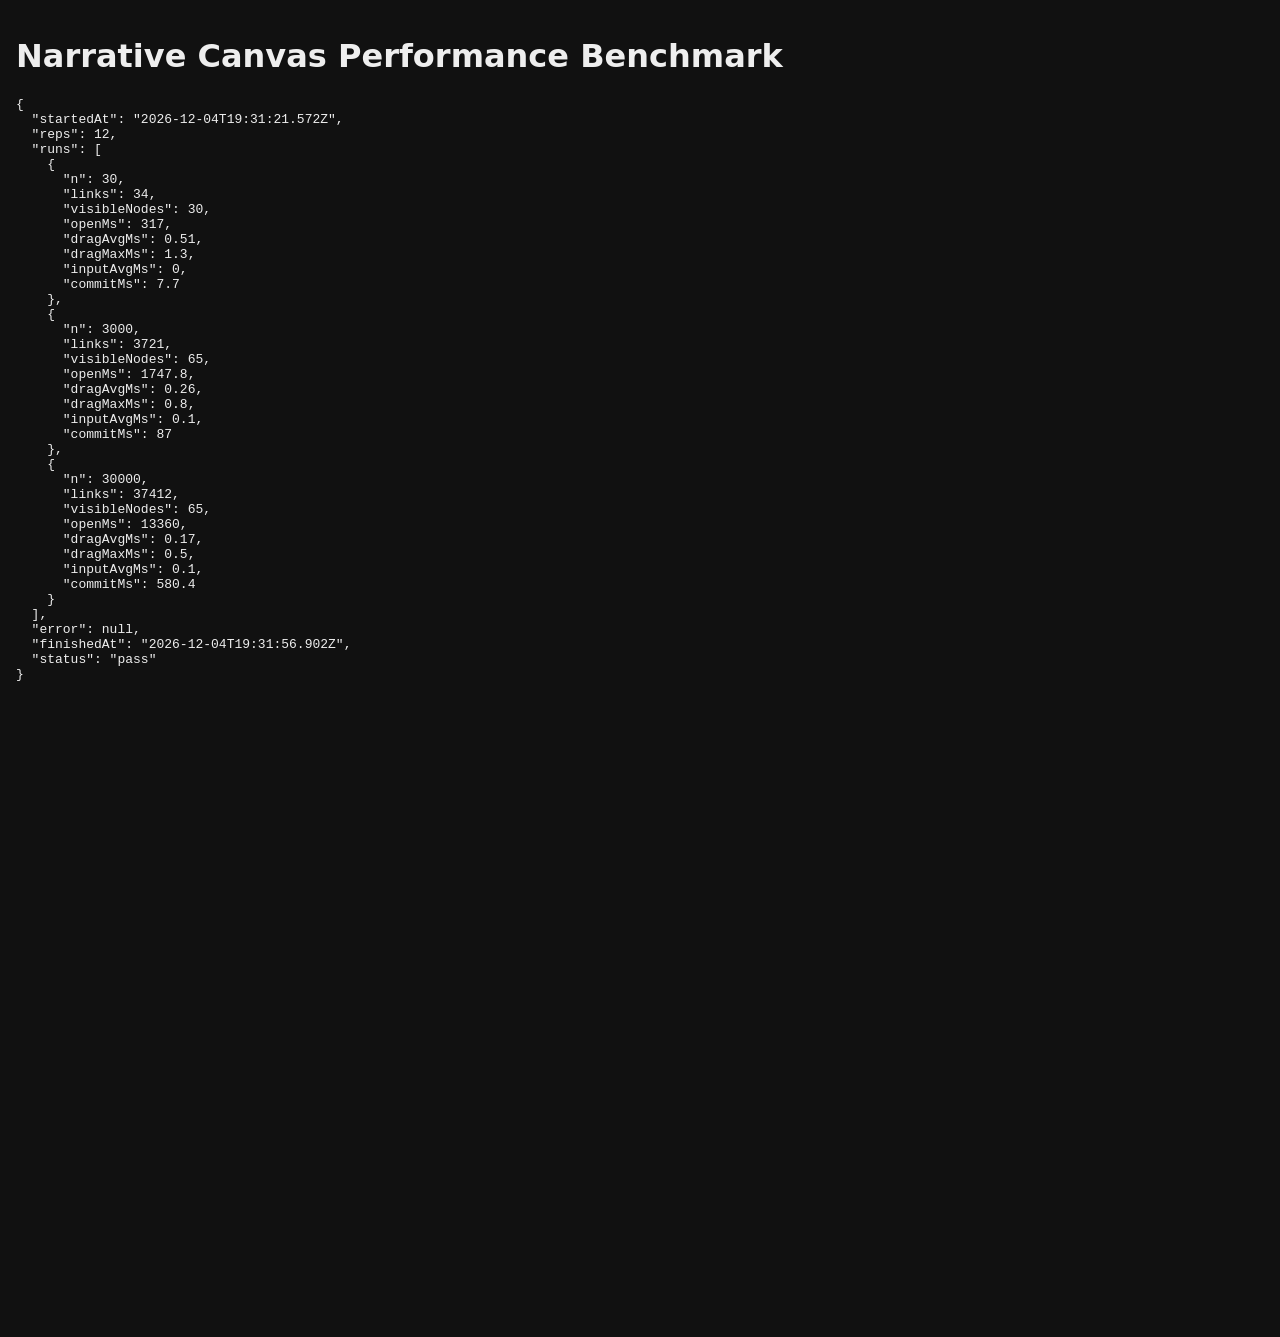
<file: tests/perf.html>
<!doctype html>
<html lang="en">
  <head>
    <meta charset="utf-8">
    <title>Narrative Canvas Performance Benchmark</title>
    <style>
      body { margin: 0; padding: 16px; font-family: system-ui, sans-serif; background: #111; color: #eee; }
      iframe { width: 1280px; height: 800px; border: 1px solid #555; }
      #perf-report { white-space: pre-wrap; }
    </style>
  </head>
  <body data-perf-status="running">
    <h1>Narrative Canvas Performance Benchmark</h1>
    <pre id="perf-report">running</pre>
    <script>
      // Reports real wall-clock timings. MUST be run WITHOUT Chrome's
      // --virtual-time-budget (that virtualizes performance.now() and would
      // report ~0ms for synchronous work). The PowerShell driver collects
      // results via an Image() beacon to a local HttpListener.

      const params = new URLSearchParams(window.location.search);
      const beaconPort = params.get("port") || "";
      const sizes = (params.get("sizes") || "30,3000,30000")
        .split(",").map((value) => Number.parseInt(value.trim(), 10)).filter((value) => value > 0);
      const reps = Number.parseInt(params.get("reps") || "12", 10);
      const skip = (params.get("skip") || "").split(",").map((s) => s.trim());

      const report = { startedAt: new Date().toISOString(), reps, runs: [], error: null };

      function wait(ms) { return new Promise((resolve) => setTimeout(resolve, ms)); }
      // Headless pages are "hidden", so requestAnimationFrame can be paused. Resolve
      // on rAF if it fires, otherwise fall back to a timer so control flow never hangs.
      function nextFrame() {
        return new Promise((resolve) => {
          let done = false;
          const finish = () => { if (!done) { done = true; resolve(); } };
          requestAnimationFrame(finish);
          setTimeout(finish, 60);
        });
      }

      async function waitFor(predicate, timeout = 30000) {
        const started = performance.now();
        while (performance.now() - started < timeout) {
          if (predicate()) return true;
          await wait(20);
        }
        return false;
      }

      function median(values) {
        if (!values.length) return 0;
        const sorted = [...values].sort((a, b) => a - b);
        const mid = Math.floor(sorted.length / 2);
        return sorted.length % 2 ? sorted[mid] : (sorted[mid - 1] + sorted[mid]) / 2;
      }
      function round(value) { return Math.round(value * 100) / 100; }

      function phase(name) {
        if (!beaconPort) return;
        try { const i = new Image(); i.src = `http://127.0.0.1:${beaconPort}/phase?data=${encodeURIComponent(name)}`; } catch (e) {}
      }

      const projectBaseUrl = new URL("../", window.location.href);
      function assetUrl(path) { return new URL(path, projectBaseUrl).href; }

      function extractBodyHtml(html) {
        const match = html.match(/<body[^>]*>([\s\S]*?)<\/body>/i);
        const bodyHtml = match ? match[1] : html;
        return bodyHtml
          .replace(/<script\b[\s\S]*?<\/script>/gi, "")
          .replace(/<link\b[^>]*rel=["']stylesheet["'][^>]*>/gi, "");
      }

      function scopeCanvasCss(source) {
        const keyframes = [];
        let css = source
          .replace(/:root/g, ".narrative-canvas-plugin-host")
          .replace(/(^|})\s*html\s*,\s*body\s*{/g, "$1\n.narrative-canvas-plugin-host {")
          .replace(/(^|})\s*body\s*{/g, "$1\n.narrative-canvas-plugin-host {");
        css = css.replace(/@keyframes\s+[-_a-zA-Z0-9]+\s*{(?:[^{}]|{[^{}]*})*}/g, (match) => {
          const token = `__NARRATIVE_CANVAS_KEYFRAMES_${keyframes.length}__`;
          keyframes.push(match);
          return token;
        });
        css = css.replace(/(^|[{}])\s*([^@{}][^{]+)\s*{/g, (match, boundary, selectorText) => {
          const selectors = selectorText.split(",").map((s) => s.trim()).filter(Boolean)
            .map((s) => s.startsWith(".narrative-canvas-plugin-host") ? s : `.narrative-canvas-plugin-host ${s}`);
          return `${boundary}\n${selectors.join(", ")} {`;
        });
        return css.replace(/__NARRATIVE_CANVAS_KEYFRAMES_(\d+)__/g, (_m, index) => keyframes[Number(index)] || "");
      }

      // Build a saved-state payload with N nodes laid out in a grid plus a chain
      // of links and some cross links, so the graph resembles a large real project.
      function generateProject(n) {
        const types = ["Content", "Dialog", "Choice", "Clue", "InterviewNote", "Jump", "Marker"];
        const columns = Math.max(1, Math.round(Math.sqrt(n)));
        const spacingX = 320;
        const spacingY = 200;
        const nodes = [];
        const links = [];
        for (let index = 0; index < n; index += 1) {
          const type = index === 0 ? "Entry" : types[index % types.length];
          const col = index % columns;
          const row = Math.floor(index / columns);
          nodes.push({
            id: `n${index}`,
            type,
            title: `Node ${index}`,
            body: `Body text for node ${index}. Some narrative content to give the node realistic size.`,
            x: 120 + col * spacingX,
            y: 120 + row * spacingY,
            ...(type === "Choice" ? { choices: ["Continue", "Turn back"] } : {})
          });
          // Bound the longest directed path to ~O(sqrt(n)) so a branching graph is
          // exercised without a single deep chain (which would overflow the recursive
          // flow-order DFS). Chain within each row, plus a vertical spine between rows.
          if (col < columns - 1 && index + 1 < n) links.push({ id: `l${links.length}`, from: `n${index}`, to: `n${index + 1}` });
          if (col === 0 && index + columns < n) links.push({ id: `l${links.length}`, from: `n${index}`, to: `n${index + columns}` });
          if (col > 1 && index % 4 === 0) links.push({ id: `l${links.length}`, from: `n${index - 2}`, to: `n${index}` });
        }
        return {
          version: 1,
          savedAt: new Date().toISOString(),
          project: { title: `Perf ${n}`, notes: "", variables: {}, nodes, links },
          ui: { activeFileId: "adventure", theme: "dark" }
        };
      }

      async function loadPluginFrame(savedState) {
        const [html, css, appJs] = await Promise.all([
          fetch(assetUrl("index.html")).then((r) => r.text()),
          fetch(assetUrl("canvas.css")).then((r) => r.text()),
          fetch(assetUrl("app.js")).then((r) => r.text())
        ]);
        const frame = document.createElement("iframe");
        frame.title = "perf target";
        document.body.append(frame);
        const doc = frame.contentDocument;
        const win = frame.contentWindow;
        doc.open();
        doc.write("<!doctype html><html><head><meta charset=\"utf-8\"><title>Perf Host</title></head><body></body></html>");
        doc.close();

        const style = doc.createElement("style");
        style.textContent = scopeCanvasCss(css);
        doc.head.append(style);

        const host = doc.createElement("div");
        host.className = "narrative-canvas-plugin-host";
        host.innerHTML = extractBodyHtml(html);
        doc.body.append(host);

        win.NarrativeCanvasHost = {
          root: host,
          loadProject: async () => savedState,
          saveProject: async () => "Perf.ncanvas",
          getAutoSaveIntervalMs: () => 1000000,
          ensureProjectFile: async () => "Perf.ncanvas",
          createProjectFile: async () => "Perf.ncanvas",
          previewNewProjectFile: async () => "Perf.ncanvas",
          getProjectFile: () => "Perf.ncanvas"
        };

        const script = doc.createElement("script");
        script.textContent = appJs;
        doc.body.append(script);
        return { frame, win, doc };
      }

      function makePointer(win, type, target, clientX, clientY, extra = {}) {
        return target.dispatchEvent(new win.PointerEvent(type, {
          bubbles: true, cancelable: true, composed: true, view: win,
          pointerId: 7, pointerType: "mouse", isPrimary: true,
          button: 0, buttons: type === "pointerup" ? 0 : 1,
          clientX, clientY, ...extra
        }));
      }

      async function benchSize(n) {
        const savedState = generateProject(n);
        const linkCount = savedState.project.links.length;

        // Open cost: time only the synchronous load + renderAll inside init().
        // init() awaits host promises (microtasks, not throttled timers), so this
        // captures real CPU without depending on rAF/setTimeout in a hidden page.
        phase(`${n}:loadFrame`);
        const target = await loadPluginFrame(savedState);
        const { win, doc } = target;
        phase(`${n}:init`);
        const openStart = performance.now();
        await win.NarrativeCanvasApp.init();
        const openMs = performance.now() - openStart;
        phase(`${n}:openDone`);
        const viewport = doc.querySelector("#viewport") || doc.querySelector(".canvas-viewport");
        if (!doc.querySelector(".narrative-canvas-plugin-host .node[data-node-id]")) {
          throw new Error(`size ${n}: nodes never rendered`);
        }
        const visibleNodes = doc.querySelectorAll(".node[data-node-id]").length;

        // Headless performance.now() is clamped (~1ms), so amortize each op over K reps.
        const K = Math.max(4, reps);

        // ---- Drag bench: pointermove must be dispatched ON the viewport (a descendant
        // of which received pointerdown); dispatching on an ancestor would not reach it. ----
        let dragAvgMs = 0;
        let dragMaxMs = 0;
        let commitMs = 0;
        phase(`${n}:dragStart`);
        const handle = doc.querySelector(".node[data-node-id] .node-header[data-drag-handle]");
        if (handle && viewport && !skip.includes("drag")) {
          const rect = handle.getBoundingClientRect();
          let cx = rect.left + rect.width / 2;
          let cy = rect.top + rect.height / 2;
          makePointer(win, "pointerdown", handle, cx, cy);
          makePointer(win, "pointermove", viewport, cx + 1, cy + 1); // warmup
          const dragStart = performance.now();
          for (let i = 0; i < K; i += 1) {
            cx += (i % 2 ? 2 : -2); cy += 1;
            const t0 = performance.now();
            makePointer(win, "pointermove", viewport, cx, cy);
            dragMaxMs = Math.max(dragMaxMs, performance.now() - t0);
          }
          dragAvgMs = (performance.now() - dragStart) / K;
          const commitStart = performance.now();
          makePointer(win, "pointerup", viewport, cx, cy);
          commitMs = performance.now() - commitStart;
        }

        phase(`${n}:inputStart`);
        // ---- Input bench: edit the selected node's field, time K synchronous renders ----
        // Ensure a node is selected (selection normally happens via the drag bench;
        // select explicitly so input can be measured independently of drag).
        if (!doc.querySelector("[data-node-field]")) {
          const nodeEl = doc.querySelector(".node[data-node-id]");
          if (nodeEl) nodeEl.dispatchEvent(new win.MouseEvent("click", { bubbles: true, cancelable: true, view: win }));
        }
        let inputAvgMs = 0;
        const field = doc.querySelector("[data-node-field='body'], [data-node-field='title'], [data-node-field]");
        if (field && !skip.includes("input")) {
          field.focus();
          const inputSamples = [];
          // Yield + beacon per iteration so a slow setNodeField is visible (and a
          // hang reveals how many iterations completed).
          for (let i = 0; i < K; i += 1) {
            field.value = `edited ${i} ${Math.random().toString(36).slice(2, 8)}`;
            const t0 = performance.now();
            field.dispatchEvent(new win.Event("input", { bubbles: true }));
            const dt = performance.now() - t0;
            if (i > 0) inputSamples.push(dt);
            phase(`${n}:input${i}=${round(dt)}`);
            await wait(0);
          }
          inputAvgMs = median(inputSamples);
        }
        phase(`${n}:sizeDone`);

        target.frame.remove();

        return {
          n,
          links: linkCount,
          visibleNodes,
          openMs: round(openMs),
          dragAvgMs: round(dragAvgMs),
          dragMaxMs: round(dragMaxMs),
          inputAvgMs: round(inputAvgMs),
          commitMs: round(commitMs)
        };
      }

      function sendBeacon() {
        report.finishedAt = new Date().toISOString();
        report.status = report.error ? "fail" : "pass";
        document.body.setAttribute("data-perf-status", report.error ? "fail" : "pass");
        document.querySelector("#perf-report").textContent = JSON.stringify(report, null, 2);
        if (beaconPort) {
          try {
            const url = `http://127.0.0.1:${beaconPort}/done?data=${encodeURIComponent(JSON.stringify(report))}`;
            const img = new Image();
            img.src = url;
          } catch (error) { /* ignore */ }
        }
      }

      async function run() {
        try {
          for (const n of sizes) {
            const result = await benchSize(n);
            report.runs.push(result);
            document.querySelector("#perf-report").textContent = JSON.stringify(report, null, 2);
          }
        } catch (error) {
          report.error = error && error.stack ? error.stack : String(error);
        } finally {
          sendBeacon();
        }
      }

      window.addEventListener("load", run, { once: true });
    </script>
  </body>
</html>
</file>
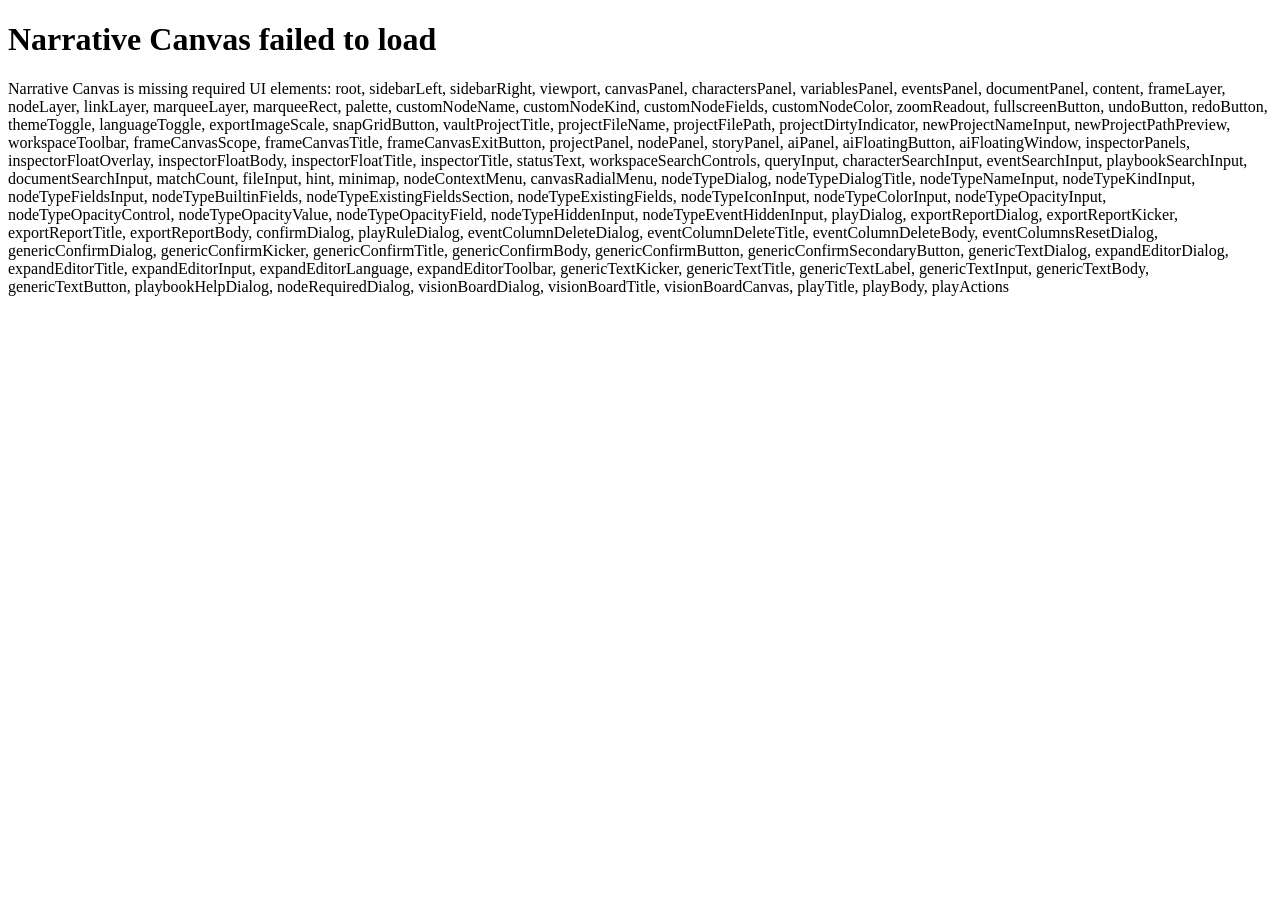
<file: tests/rich-text.html>
<!doctype html>
<html lang="en">
  <head>
    <meta charset="utf-8">
    <title>Narrative Canvas Rich Text</title>
  </head>
  <body data-rich-status="running">
    <pre id="rich-report">Running rich-text checks...</pre>
    <script src="../app.js"></script>
    <script>
      const report = { status: "running", tests: [], failures: [] };
      function assert(name, condition, detail = "") {
        report.tests.push({ name, status: condition ? "pass" : "fail", detail });
        if (!condition) report.failures.push({ name, detail });
        document.body.dataset.richProgress = String(report.tests.length);
        document.body.dataset.richLastTest = name;
      }

      function run() {
        try {
          const markdown = [
            "# Heading",
            "",
            "**Bold** *italic* ~~strike~~ `code` ==highlight==",
            "{color:#ff3366}rose{/color} {highlight:#33aa77}green{/highlight}",
            "[Link](https://example.com)",
            "",
            "- item",
            "- [x] done",
            "> quote",
            "---"
          ].join("\n");
          const formats = ["html", "unity", "bbcode", "unreal"];
          formats.forEach((format) => {
            const converted = convertNarrativeRichText(markdown, "markdown", format);
            const rendered = renderNarrativeRichText(converted, format);
            assert(`${format}: converts bold`, rendered.includes("<strong>Bold</strong>"), converted);
            assert(`${format}: preserves text color`, rendered.includes("color:#ff3366"), rendered);
            assert(`${format}: preserves highlight color`, rendered.includes("background-color:#33aa77"), rendered);
            assert(`${format}: preserves safe link`, rendered.includes('href="https://example.com"'), rendered);
            const roundtrip = convertNarrativeRichText(converted, format, "markdown");
            assert(`${format}: roundtrip keeps heading`, roundtrip.includes("# Heading"), roundtrip);
            assert(`${format}: roundtrip keeps bold`, roundtrip.includes("**Bold**"), roundtrip);
          });
          assert("toolbar: HTML syntax follows setting", getRichTextInlineSyntax("html", "bold").join("") === "<strong></strong>");
          assert("toolbar: Unity syntax follows setting", getRichTextInlineSyntax("unity", "textColor", "#123456")[0] === "<color=#123456>");
          assert("toolbar: BBCode syntax follows setting", getRichTextInlineSyntax("bbcode", "highlightColor", "#123456")[0] === "[bgcolor=#123456]");
          assert("toolbar: Unreal syntax follows setting", getRichTextInlineSyntax("unreal", "italic").join("") === "<NCItalic></>");
          assert("toolbar: engine block syntax follows setting", formatRichTextBlock("unity", "h1", "Title").includes("<size=160%>"));

          state.project = {
            richTextFormat: "markdown",
            notes: "**Project note**",
            nodes: [{ body: "==Body==", turns: [{ line: "*Dialog line*" }] }]
          };
          convertProjectRichText("markdown", "html");
          assert("project conversion: converts notes", state.project.notes === "<p><strong>Project note</strong></p>", state.project.notes);
          assert("project conversion: converts node bodies", state.project.nodes[0].body.includes("<mark>Body</mark>"), state.project.nodes[0].body);
          assert("project conversion: converts dialog lines", state.project.nodes[0].turns[0].line.includes("<em>Dialog line</em>"), state.project.nodes[0].turns[0].line);

          const unsafe = renderNarrativeRichText('<img src=x onerror=alert(1)><script>alert(2)<\/script><strong>safe</strong>', "html");
          assert("html: strips executable markup", !unsafe.includes("onerror") && !unsafe.includes("<script"), unsafe);
          assert("html: keeps allowed formatting", unsafe.includes("<strong>safe</strong>"), unsafe);

          const runtime = {
            exportedAt: "2026-01-01T00:00:00.000Z",
            source: { title: "Engine sample", richTextFormat: "markdown" },
            startNode: "Start",
            variables: { score: 0 },
            characters: [],
            nodes: [
              {
                id: "n1", slug: "Start", title: "Start", type: "Entry", body: "**Hello**",
                requirements: "", effects: [], cast: [], customFields: {},
                choices: [{ id: "c1", label: "Continue", condition: "score >= 0", effects: [], target: "End", targetId: "n2" }],
                next: []
              },
              {
                id: "n2", slug: "End", title: "End", type: "Content", body: "Done",
                requirements: "", effects: [], cast: [], customFields: {}, choices: [], next: []
              }
            ]
          };
          const dialogic = buildDialogicScript(runtime);
          assert("dialogic: emits labels", dialogic.includes("label Start") && dialogic.includes("label End"), dialogic);
          assert("dialogic: emits conditional choice and jump", dialogic.includes("[if {score} >= 0]") && dialogic.includes("jump End"), dialogic);
          const unreal = buildUnrealConversationDocument(runtime);
          assert("unreal: emits adapter schema", unreal.format === "narrative-canvas-unreal-conversation");
          assert("unreal: emits rich text tags", unreal.nodes[0].text.includes("<NCBold>"), unreal.nodes[0].text);
          assert("unreal: emits entry points", unreal.entryPoints[0]?.tag === "Start");
        } catch (error) {
          report.failures.push({ name: "rich-text runner", detail: error.stack || String(error) });
        }
        report.status = report.failures.length ? "fail" : "pass";
        document.body.dataset.richStatus = report.status;
        document.querySelector("#rich-report").textContent = JSON.stringify(report, null, 2);
      }
      window.addEventListener("load", run, { once: true });
    </script>
  </body>
</html>
</file>
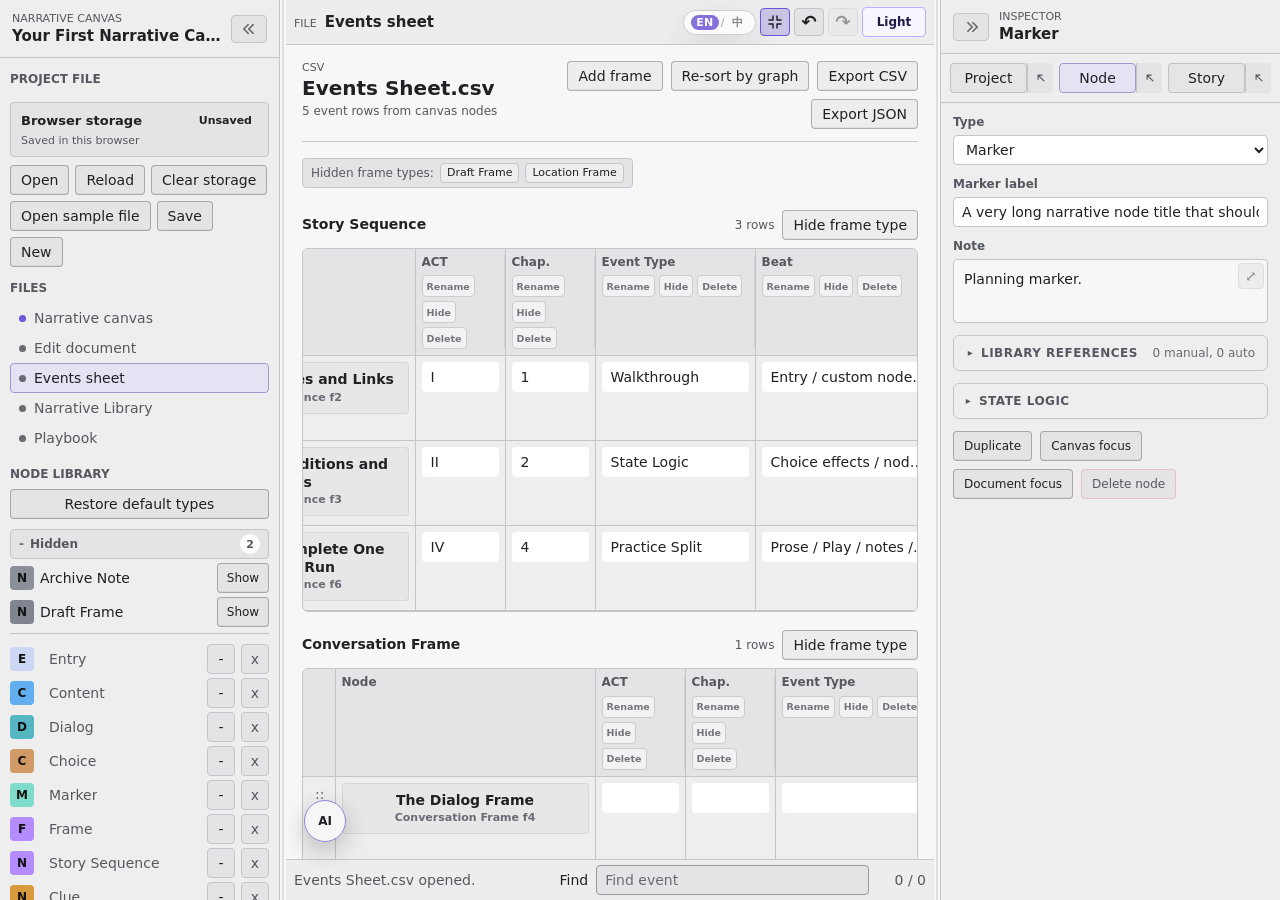
<file: tests/smoke.html>
<!doctype html>
<html lang="en">
  <head>
    <meta charset="utf-8">
    <title>Narrative Canvas Smoke Test</title>
    <style>
      body {
        margin: 0;
        padding: 16px;
        font-family: system-ui, sans-serif;
        background: #111;
        color: #eee;
      }

      iframe {
        width: 1180px;
        height: 760px;
        border: 1px solid #555;
      }

      #smoke-report {
        white-space: pre-wrap;
      }
    </style>
  </head>
  <body data-smoke-status="running">
    <h1>Narrative Canvas Smoke Test</h1>
    <pre id="smoke-report">running</pre>
    <script>
      const report = {
        startedAt: new Date().toISOString(),
        tests: [],
        failures: []
      };
      const WEB_STORAGE_KEY = "narrative-canvas-state-v1";
      const WEB_LANGUAGE_STORAGE_KEY = "narrative-canvas-language-v1";

      function record(name, status, detail = "") {
        report.tests.push({ name, status, detail });
        document.body.setAttribute("data-smoke-progress", String(report.tests.length));
        document.body.setAttribute("data-smoke-last-test", name);
      }

      function pass(name, detail = "") {
        record(name, "pass", detail);
      }

      function fail(name, detail = "") {
        record(name, "fail", detail);
        report.failures.push({ name, detail });
      }

      function assert(name, condition, detail = "") {
        if (condition) pass(name, detail);
        else fail(name, detail);
      }

      function wait(ms) {
        return new Promise((resolve) => setTimeout(resolve, ms));
      }

      async function waitFor(name, predicate, timeout = 4000, getDetail = null) {
        const started = performance.now();
        while (performance.now() - started < timeout) {
          if (predicate()) {
            pass(name);
            return true;
          }
          await wait(50);
        }
        const detail = typeof getDetail === "function" ? getDetail() : "";
        fail(name, detail ? `Timed out; ${detail}` : "Timed out");
        return false;
      }

      function setControlValue(win, element, value) {
        element.focus();
        element.value = value;
        element.dispatchEvent(new win.Event("input", { bubbles: true }));
        element.dispatchEvent(new win.Event("change", { bubbles: true }));
      }

      function setControlInputValue(win, element, value) {
        element.focus();
        element.value = value;
        element.dispatchEvent(new win.Event("input", { bubbles: true }));
      }

      function click(element) {
        const targetWindow = element.ownerDocument.defaultView;
        element.dispatchEvent(new targetWindow.MouseEvent("click", {
          bubbles: true,
          cancelable: true,
          composed: true,
          detail: 1,
          view: targetWindow
        }));
      }

      function getPortHitInfo(doc, port) {
        if (!port) return null;
        const viewport = doc.querySelector("#canvasViewport");
        const viewportRect = viewport?.getBoundingClientRect();
        const rect = port.getBoundingClientRect();
        const cx = rect.left + rect.width / 2;
        const cy = rect.top + rect.height / 2;
        const hit = doc.elementFromPoint(cx, cy);
        return {
          port,
          rect,
          hit,
          inViewport: Boolean(viewportRect
            && cx >= viewportRect.left
            && cx <= viewportRect.right
            && cy >= viewportRect.top
            && cy <= viewportRect.bottom),
          isHitTarget: hit?.closest("[data-port]") === port
        };
      }

      function findClickablePort(doc, kind, excludeNodeId = "", predicate = () => true) {
        return [...doc.querySelectorAll(`.port.${kind}[data-node-id]`)]
          .map((port) => getPortHitInfo(doc, port))
          .find((info) => info
            && info.inViewport
            && info.isHitTarget
            && !doc.querySelector(`.node.frame[data-node-id='${info.port.dataset.nodeId}']`)
            && (!excludeNodeId || info.port.dataset.nodeId !== excludeNodeId)
            && predicate(info.port));
      }

      function hasPointerHitArea(win, port) {
        if (!port) return false;
        const rect = port.getBoundingClientRect();
        const style = win.getComputedStyle(port);
        return rect.width >= 20
          && rect.height >= 20
          && style.pointerEvents !== "none"
          && style.visibility !== "hidden"
          && style.display !== "none";
      }

      function isElementHidden(win, element) {
        if (!element) return true;
        const style = win.getComputedStyle(element);
        return Boolean(element.closest("[hidden]")) || element.hidden || style.display === "none" || style.visibility === "hidden";
      }

      function isTransparentColor(value) {
        return value === "transparent" || value === "rgba(0, 0, 0, 0)";
      }

      function hasHiddenBorder(style, side) {
        const prefix = `border${side}`;
        return style[`${prefix}Width`] === "0px" || isTransparentColor(style[`${prefix}Color`]);
      }

      function hasCollapsedToggleRule(doc) {
        try {
          return [...doc.styleSheets].some((sheet) => [...sheet.cssRules]
            .some((rule) => String(rule.cssText || "").includes("sidebar-toggle-button[aria-expanded=\"false\"]")));
        } catch (error) {
          return false;
        }
      }

      function verticalCentersAligned(first, second, tolerance = 2) {
        const firstRect = first.getBoundingClientRect();
        const secondRect = second.getBoundingClientRect();
        const firstCenter = firstRect.top + firstRect.height / 2;
        const secondCenter = secondRect.top + secondRect.height / 2;
        return Math.abs(firstCenter - secondCenter) <= tolerance;
      }

      function verticalCenterDetail(first, second) {
        const firstRect = first.getBoundingClientRect();
        const secondRect = second.getBoundingClientRect();
        return `left=${(firstRect.top + firstRect.height / 2).toFixed(1)} right=${(secondRect.top + secondRect.height / 2).toFixed(1)}`;
      }

      function parseRgb(value) {
        const match = String(value || "").match(/rgba?\(([^)]+)\)/i);
        if (!match) return null;
        const parts = match[1].split(/,\s*/).map((part) => Number.parseFloat(part));
        if (parts.length < 3 || parts.some((part) => Number.isNaN(part))) return null;
        return parts.slice(0, 3);
      }

      function relativeLuminance(rgb) {
        return rgb
          .map((channel) => {
            const value = channel / 255;
            return value <= 0.03928 ? value / 12.92 : Math.pow((value + 0.055) / 1.055, 2.4);
          })
          .reduce((sum, value, index) => sum + value * [0.2126, 0.7152, 0.0722][index], 0);
      }

      function contrastRatio(colorA, colorB) {
        const rgbA = parseRgb(colorA);
        const rgbB = parseRgb(colorB);
        if (!rgbA || !rgbB) return 0;
        const light = Math.max(relativeLuminance(rgbA), relativeLuminance(rgbB));
        const dark = Math.min(relativeLuminance(rgbA), relativeLuminance(rgbB));
        return (light + 0.05) / (dark + 0.05);
      }

      function assertReadableLightThemeToggle(label, win, button, stateName) {
        const style = win.getComputedStyle(button);
        const contrast = contrastRatio(style.color, style.backgroundColor);
        const background = parseRgb(style.backgroundColor) || [0, 0, 0];
        const isLightBackground = Math.min(...background) >= 220;
        assert(
          `${label}: theme toggle ${stateName} state is readable on light background`,
          contrast >= 4.5 && isLightBackground,
          `contrast=${contrast.toFixed(2)} color=${style.color} bg=${style.backgroundColor}`
        );
      }

      function getProjectFrameTypes(project) {
        return new Set((project?.nodeTypes || [])
          .filter((typeDef) => typeDef.kind === "frame")
          .map((typeDef) => typeDef.type));
      }

      function getRenderedNodeSize(doc, nodeId) {
        const element = doc.querySelector(`.node[data-node-id='${nodeId}']`);
        return {
          width: Number.parseFloat(element?.style.width || "0") || element?.getBoundingClientRect?.().width || 0,
          height: Number.parseFloat(element?.style.height || "0") || element?.getBoundingClientRect?.().height || 0
        };
      }

      function getProjectNodeSize(doc, node, fallback = {}) {
        const rendered = getRenderedNodeSize(doc, node?.id || "");
        return {
          width: Number(node?.width) || fallback.width || rendered.width || 0,
          height: Number(node?.height) || fallback.height || rendered.height || 0
        };
      }

      function findVisibleFrameCanvasCase(win, doc) {
        const project = win.NarrativeCanvasApp.getSavedState()?.project || {};
        const frameTypes = getProjectFrameTypes(project);
        const frames = (project.nodes || []).filter((node) => frameTypes.has(node.type) && !node.collapsed);
        for (const frame of frames) {
          const frameElement = doc.querySelector(`.node.frame[data-node-id='${frame.id}']`);
          const openButton = frameElement?.querySelector("[data-action='open-frame-canvas']");
          if (!frameElement || !openButton) continue;
          const child = (project.nodes || []).find((node) => node.frameId === frame.id && !frameTypes.has(node.type));
          if (child) return { frame, child, openButton };
        }
        return null;
      }

      async function verifyFrameCanvasDragContainment(label, win, doc) {
        click(doc.querySelector("[data-file-id='adventure']"));
        await waitFor(`${label}: canvas opens before frame canvas containment check`, () => doc.querySelector(".app-shell")?.getAttribute("data-active-file") === "adventure");
        const candidate = findVisibleFrameCanvasCase(win, doc);
        if (!candidate) {
          assert(`${label}: frame canvas containment test has a visible frame with child`, false);
          return;
        }
        const beforeProject = win.NarrativeCanvasApp.getSavedState()?.project || {};
        const beforeFrame = (beforeProject.nodes || []).find((node) => node.id === candidate.frame.id);
        const beforeFrameSize = getProjectNodeSize(doc, beforeFrame);
        click(candidate.openButton);
        await waitFor(`${label}: frame canvas opens for containment check`, () => doc.querySelector(".app-shell")?.getAttribute("data-frame-canvas") === "true");
        const childElement = doc.querySelector(`.node[data-node-id='${candidate.child.id}']`);
        const childHeader = childElement?.querySelector("[data-drag-handle]");
        const childHeaderRect = childHeader?.getBoundingClientRect();
        const childSizeBefore = getRenderedNodeSize(doc, candidate.child.id);
        if (!childHeaderRect) {
          assert(`${label}: frame canvas child is draggable`, false);
          return;
        }
        const startX = childHeaderRect.left + Math.min(80, childHeaderRect.width / 2);
        const startY = childHeaderRect.top + childHeaderRect.height / 2;
        const endX = startX - 180;
        const endY = startY - 120;
        const viewport = doc.querySelector("#canvasViewport");
        childHeader.dispatchEvent(new win.PointerEvent("pointerdown", {
          bubbles: true,
          cancelable: true,
          pointerId: 121,
          button: 0,
          buttons: 1,
          clientX: startX,
          clientY: startY
        }));
        viewport.dispatchEvent(new win.PointerEvent("pointermove", {
          bubbles: true,
          cancelable: true,
          pointerId: 121,
          button: 0,
          buttons: 1,
          clientX: endX,
          clientY: endY
        }));
        viewport.dispatchEvent(new win.PointerEvent("pointerup", {
          bubbles: true,
          cancelable: true,
          pointerId: 121,
          button: 0,
          clientX: endX,
          clientY: endY
        }));
        await wait(120);
        click(doc.querySelector("#frameCanvasExitButton"));
        await waitFor(`${label}: frame canvas exits after containment drag`, () => !doc.querySelector(".app-shell")?.hasAttribute("data-frame-canvas"));
        const afterProject = win.NarrativeCanvasApp.getSavedState()?.project || {};
        const frameAfter = (afterProject.nodes || []).find((node) => node.id === candidate.frame.id);
        const childAfter = (afterProject.nodes || []).find((node) => node.id === candidate.child.id);
        const frameSize = getProjectNodeSize(doc, frameAfter, beforeFrameSize);
        const childSize = getProjectNodeSize(doc, childAfter, childSizeBefore);
        const contains = frameAfter && childAfter
          && childAfter.x >= frameAfter.x - 1
          && childAfter.y >= frameAfter.y - 1
          && childAfter.x + childSize.width <= frameAfter.x + frameSize.width + 1
          && childAfter.y + childSize.height <= frameAfter.y + frameSize.height + 1;
        assert(
          `${label}: frame canvas drag keeps child visually contained after exit`,
          contains,
          `frame=${frameAfter?.x},${frameAfter?.y},${frameSize.width},${frameSize.height} child=${childAfter?.x},${childAfter?.y},${childSize.width},${childSize.height}`
        );
      }

      async function verifyCanvasRadialMenu(label, win, doc) {
        click(doc.querySelector("[data-file-id='adventure']"));
        await waitFor(`${label}: canvas opens before radial menu check`, () => doc.querySelector(".app-shell")?.getAttribute("data-active-file") === "adventure");
        const viewport = doc.querySelector("#canvasViewport");
        const viewportRect = viewport?.getBoundingClientRect();
        let clientX = viewportRect.left + 32;
        let clientY = viewportRect.top + 32;
        let blankTarget = null;
        outer: for (let y = viewportRect.top + 32; y < viewportRect.bottom - 32; y += 44) {
          for (let x = viewportRect.left + 32; x < viewportRect.right - 32; x += 44) {
            const stack = typeof doc.elementsFromPoint === "function" ? doc.elementsFromPoint(x, y) : [];
            const occupied = stack.some((element) => element.closest?.(".node[data-node-id], [data-port], [data-link-id]"));
            if (!occupied) {
              clientX = x;
              clientY = y;
              blankTarget = stack.find((element) => viewport.contains(element)) || viewport;
              break outer;
            }
          }
        }
        assert(`${label}: radial menu test finds blank canvas point`, Boolean(blankTarget));
        if (!blankTarget) return;
        const beforeProject = win.NarrativeCanvasApp.getSavedState()?.project || {};
        const beforeCount = beforeProject.nodes?.length || 0;
        blankTarget.dispatchEvent(new win.MouseEvent("contextmenu", {
          bubbles: true,
          cancelable: true,
          view: win,
          clientX,
          clientY
        }));
        const radialMenu = doc.querySelector("#canvasRadialMenu");
        await waitFor(`${label}: blank canvas right-click opens radial menu`, () => radialMenu && !radialMenu.hidden);
        assert(`${label}: radial menu is one four-segment semicircle`, radialMenu?.querySelectorAll(".radial-arc .radial-button").length === 4);
        const addButton = radialMenu.querySelector("[data-radial-toggle='add']");
        assert(`${label}: radial menu exposes Add`, Boolean(addButton));
        if (!addButton) return;
        click(addButton);
        await waitFor(`${label}: radial Add expands Node Library`, () => !radialMenu.querySelector(".radial-add-list")?.hidden);
        const addFocusStyle = win.getComputedStyle(addButton);
        assert(`${label}: radial Add avoids a rectangular host focus box`, addFocusStyle.outlineStyle === "none" && addFocusStyle.boxShadow === "none", `outline=${addFocusStyle.outlineStyle} shadow=${addFocusStyle.boxShadow}`);
        click(addButton);
        await waitFor(`${label}: radial Add collapses Node Library`, () => radialMenu.querySelector(".radial-add-list")?.hidden);
        click(addButton);
        await waitFor(`${label}: radial Add can reopen Node Library`, () => !radialMenu.querySelector(".radial-add-list")?.hidden);
        const addList = radialMenu.querySelector(".radial-add-list");
        assert(`${label}: radial add list is labelled as Node Library`, addList?.getAttribute("aria-label") === "Node Library");
        const markerItem = addList?.querySelector("[data-action='add-node'][data-type='Marker']")
          || addList?.querySelector("[data-action='add-node']");
        if (!markerItem) {
          assert(`${label}: radial add list has node type items`, false);
          return;
        }
        const spawnX = Number(markerItem?.dataset.spawnX);
        const spawnY = Number(markerItem?.dataset.spawnY);
        assert(`${label}: radial add item carries spawn point`, Number.isFinite(spawnX) && Number.isFinite(spawnY));
        click(markerItem);
        await waitFor(`${label}: radial add creates node`, () => {
          const project = win.NarrativeCanvasApp.getSavedState()?.project || {};
          return (project.nodes?.length || 0) === beforeCount + 1;
        });
        assert(`${label}: radial menu closes after add`, radialMenu.hidden);
        const saved = win.NarrativeCanvasApp.getSavedState();
        const createdId = saved?.ui?.selectedNodeId;
        const createdNode = saved?.project?.nodes?.find((node) => node.id === createdId);
        assert(`${label}: radial add selects created node`, Boolean(createdNode));
        assert(`${label}: radial add uses selected node type`, createdNode?.type === markerItem?.dataset.type);
        assert(
          `${label}: radial add places node near right-click point`,
          createdNode && Math.abs((createdNode.x + 70) - spawnX) < 260 && Math.abs((createdNode.y + 70) - spawnY) < 160,
          `spawn=${spawnX},${spawnY} node=${createdNode?.x},${createdNode?.y}`
        );
      }

      async function verifyFrameContextMenu(label, win, doc) {
        let frame = doc.querySelector(".node.frame[data-node-id]");
        if (!frame) {
          assert(`${label}: frame context-menu fixture exists`, false);
          return;
        }
        const frameId = frame.dataset.nodeId;
        // Frame header right-click opens the layer/delete menu.
        let frameHeader = frame.querySelector(".node-header");
        let headerRect = frameHeader.getBoundingClientRect();
        frameHeader.dispatchEvent(new win.MouseEvent("contextmenu", {
          bubbles: true,
          cancelable: true,
          view: win,
          clientX: headerRect.left + headerRect.width / 2,
          clientY: headerRect.top + headerRect.height / 2
        }));
        const menu = doc.querySelector("#nodeContextMenu");
        await waitFor(`${label}: frame header right-click opens context menu`, () => menu && !menu.hidden);
        assert(`${label}: frame context menu exposes layer actions`, menu?.querySelectorAll("[data-layer-action]").length === 4);
        assert(`${label}: frame context menu exposes frame deletion`, Boolean(menu?.querySelector("[data-action='delete-node']")) && menu.textContent.includes("Delete frame"));
        doc.body.dispatchEvent(new win.PointerEvent("pointerdown", { bubbles: true }));
        await wait(80);

        // Frame body right-click behaves like blank canvas: radial quick menu.
        frame = doc.querySelector(`.node.frame[data-node-id='${frameId}']`) || frame;
        const rect = frame.getBoundingClientRect();
        frame.dispatchEvent(new win.MouseEvent("contextmenu", {
          bubbles: true,
          cancelable: true,
          view: win,
          clientX: rect.left + rect.width * 0.7,
          clientY: rect.top + rect.height * 0.7
        }));
        const frameRadialMenu = doc.querySelector("#canvasRadialMenu");
        await waitFor(`${label}: frame body right-click opens radial menu`, () => frameRadialMenu && !frameRadialMenu.hidden);
        doc.body.dispatchEvent(new win.PointerEvent("pointerdown", { bubbles: true }));
      }

      async function verifyProjectDocument(label, win, doc) {
        async function verifyNoopRoundTrip(formatLabel) {
          const sourceEditor = doc.querySelector("#documentPanel [data-document-source]");
          const before = JSON.stringify(win.NarrativeCanvasApp.getSavedState()?.project || {});
          setControlValue(win, sourceEditor, `${sourceEditor?.value || ""}\n`);
          await waitFor(`${label}: ${formatLabel} no-op source reaches synced state`, () => doc.querySelector("[data-document-sync-status]")?.dataset.status === "synced");
          const after = JSON.stringify(win.NarrativeCanvasApp.getSavedState()?.project || {});
          assert(`${label}: ${formatLabel} no-op round-trip preserves project JSON`, after === before);
        }

        click(doc.querySelector("[data-file-id='document']"));
        await waitFor(`${label}: Document opens before inspector focus check`, () => Boolean(doc.querySelector("#documentPanel [data-document-format='plain']")));
        click(doc.querySelector("#documentPanel [data-document-format='plain']"));
        click(doc.querySelector("[data-file-id='adventure']"));
        await waitFor(`${label}: canvas opens before inspector focus check`, () => doc.querySelector(".app-shell")?.getAttribute("data-active-file") === "adventure");
        const documentFocusCanvasNode = doc.querySelector(".node[data-node-id]:not(.frame)");
        assert(`${label}: rendered node is available for Document focus`, Boolean(documentFocusCanvasNode));
        if (!documentFocusCanvasNode) return;
        const documentFocusNodeId = documentFocusCanvasNode.dataset.nodeId;
        click(documentFocusCanvasNode);
        await waitFor(`${label}: node inspector opens before Document focus`, () => Boolean(doc.querySelector("#nodePanel [data-action='focus-node-document']")));
        const inspectorActions = [...doc.querySelectorAll("#nodePanel .button-row > [data-action]")]
          .map((button) => button.dataset.action);
        assert(
          `${label}: node inspector actions use copy, canvas focus, Document focus, delete order`,
          inspectorActions.slice(-4).join("|") === "duplicate-node|focus-node|focus-node-document|delete-node",
          inspectorActions.join("|")
        );
        const focusedNodeTitle = win.NarrativeCanvasApp.getSavedState()?.project?.nodes?.find((node) => node.id === documentFocusNodeId)?.title || "";
        click(doc.querySelector("#nodePanel [data-action='focus-node-document']"));
        await waitFor(`${label}: inspector Document focus opens Document`, () => doc.querySelector(".app-shell")?.getAttribute("data-active-file") === "document");
        const focusedEditor = doc.querySelector("#documentPanel [data-document-source]");
        assert(
          `${label}: inspector Document focus highlights the node title field`,
          focusedEditor?.value.slice(focusedEditor.selectionStart, focusedEditor.selectionEnd) === focusedNodeTitle,
          `selected=${focusedEditor?.value.slice(focusedEditor.selectionStart, focusedEditor.selectionEnd)} expected=${focusedNodeTitle}`
        );

        const documentFile = doc.querySelector("[data-file-id='document']");
        assert(`${label}: Document file tab exists`, Boolean(documentFile));
        click(documentFile);
        await waitFor(`${label}: Document file opens`, () => doc.querySelector(".app-shell")?.getAttribute("data-active-file") === "document");
        const editor = doc.querySelector("#documentPanel [data-document-source]");
        assert(`${label}: Document source editor renders`, Boolean(editor));
        const documentHeader = doc.querySelector("#documentPanel .document-project-header.document-header");
        const documentExport = documentHeader?.querySelector("[data-action='export-current-document']");
        const documentChromeToggle = doc.querySelector("#documentPanel [data-action='toggle-document-chrome']");
        assert(`${label}: Document uses the shared file header style`, Boolean(documentHeader));
        assert(`${label}: Document header exposes current-format export`, documentExport?.textContent.includes("MD"));
        assert(`${label}: Document header collapse uses an upward chevron`, documentChromeToggle?.getAttribute("aria-expanded") === "true" && Boolean(documentChromeToggle.querySelector("svg.document-chrome-chevron path")));
        const documentChrome = doc.querySelector("#documentPanel .document-source-chrome");
        const chromeHeightBeforeCollapse = documentChrome?.getBoundingClientRect().height || 0;
        click(documentChromeToggle);
        await waitFor(`${label}: Document header collapses`, () => doc.querySelector("#documentPanel .document-source-shell")?.dataset.documentChrome === "collapsed");
        const collapsedChromeToggle = doc.querySelector("#documentPanel [data-action='toggle-document-chrome']");
        assert(`${label}: collapsed Document hides the file header`, isElementHidden(win, documentHeader));
        assert(`${label}: collapsed Document keeps a visible restore control`, collapsedChromeToggle?.getAttribute("aria-expanded") === "false" && !isElementHidden(win, collapsedChromeToggle));
        const chromeHeightAfterCollapse = documentChrome?.getBoundingClientRect().height || 0;
        assert(
          `${label}: collapsed Document reduces the editor chrome`,
          chromeHeightAfterCollapse < chromeHeightBeforeCollapse - 40,
          `before=${chromeHeightBeforeCollapse.toFixed(1)} after=${chromeHeightAfterCollapse.toFixed(1)}`
        );
        click(collapsedChromeToggle);
        await waitFor(`${label}: Document header expands`, () => doc.querySelector("#documentPanel .document-source-shell")?.dataset.documentChrome === "expanded");
        assert(`${label}: expanded Document restores the file header`, !isElementHidden(win, documentHeader));
        assert(`${label}: Document offers four source formats`, doc.querySelectorAll("#documentPanel [data-document-format]").length === 4);
        const originalSource = editor?.value || "";
        assert(`${label}: plain document marks exact body boundaries`, originalSource.includes("<!-- narrativeCanvasBody:start -->") && originalSource.includes("<!-- narrativeCanvasBody:end -->"));
        const originalTitle = win.NarrativeCanvasApp.getSavedState()?.project?.title || "";
        const editedSource = originalSource.replace(/^#\s+.+$/m, "# Document Smoke Title");
        setControlValue(win, editor, editedSource);
        await waitFor(`${label}: plain document edit syncs to project`, () => win.NarrativeCanvasApp.getSavedState()?.project?.title === "Document Smoke Title");
        setControlValue(win, editor, originalSource);
        await waitFor(`${label}: plain document edit can be restored`, () => win.NarrativeCanvasApp.getSavedState()?.project?.title === originalTitle);
        await verifyNoopRoundTrip("plain");
        const originalMarkerBody = win.NarrativeCanvasApp.getSavedState()?.project?.nodes?.find((node) => node.id === "n19")?.body || "";
        const markerBody = "Body markers preserve structural-looking prose.\n## This stays inside the node body\nchoices:\n<<set $literal = 1>>";
        const markerBodyPattern = /(<!-- id: n19 -->[\s\S]*?<!-- narrativeCanvasBody:start -->\n)([\s\S]*?)(\n<!-- narrativeCanvasBody:end -->)/;
        const markerEditedSource = originalSource.replace(markerBodyPattern, `$1${markerBody}$3`);
        assert(`${label}: plain marker-node body can be located safely`, markerEditedSource !== originalSource);
        setControlValue(win, editor, markerEditedSource);
        await waitFor(`${label}: plain body markers preserve headings and script-like lines`, () => win.NarrativeCanvasApp.getSavedState()?.project?.nodes?.find((node) => node.id === "n19")?.body === markerBody);
        setControlValue(win, editor, originalSource);
        await waitFor(`${label}: plain body edit can be restored exactly`, () => win.NarrativeCanvasApp.getSavedState()?.project?.nodes?.find((node) => node.id === "n19")?.body === originalMarkerBody);
        const beforeBrokenMarker = JSON.stringify(win.NarrativeCanvasApp.getSavedState()?.project || {});
        setControlValue(win, editor, originalSource.replace("<!-- narrativeCanvasBody:end -->", "<!-- body marker being edited -->"));
        await waitFor(`${label}: incomplete Document structure reports source error`, () => doc.querySelector("[data-document-sync-status]")?.dataset.status === "error");
        assert(`${label}: incomplete Document structure cannot mutate project`, JSON.stringify(win.NarrativeCanvasApp.getSavedState()?.project || {}) === beforeBrokenMarker);
        setControlValue(win, editor, originalSource);
        await waitFor(`${label}: corrected Document structure returns to synced`, () => doc.querySelector("[data-document-sync-status]")?.dataset.status === "synced");

        click(doc.querySelector("#documentPanel [data-document-format='ink']"));
        await waitFor(`${label}: Ink document renders`, () => doc.querySelector("#documentPanel [data-document-format='ink']")?.classList.contains("active"));
        assert(`${label}: Ink header updates filename and export label`, doc.querySelector("#documentPanel .document-project-header h2")?.textContent === "Document.ink" && doc.querySelector("#documentPanel [data-action='export-current-document']")?.textContent.includes("Ink"));
        const inkSource = doc.querySelector("#documentPanel [data-document-source]")?.value || "";
        assert(`${label}: Ink document carries stable node ids`, inkSource.includes("// narrativeCanvasId:"));
        assert(`${label}: Ink document carries editable node titles and body boundaries`, inkSource.includes("// nodeTitle:") && inkSource.includes("// narrativeCanvasBody:start"));
        assert(`${label}: Ink document preserves project notes and complex variables`, inkSource.includes("// narrativeCanvasNotes:") && inkSource.includes("// narrativeCanvasVariable: sample_metadata ="));
        await verifyNoopRoundTrip("Ink");
        const originalFeatureTags = win.NarrativeCanvasApp.getSavedState()?.project?.variables?.feature_tags || [];
        const inkListMatch = inkSource.match(/^VAR feature_tags = \(([^)]*)\)$/m);
        const inkListItems = (inkListMatch?.[1] || "").split(",").map((item) => item.trim()).filter(Boolean);
        assert(`${label}: Ink document exposes typed list metadata`, inkSource.includes("// narrativeCanvasListValues: feature_tags =") && inkListItems.length >= 3);
        const shortenedInkSource = inkSource.replace(inkListMatch?.[0] || "", `VAR feature_tags = (${inkListItems.slice(0, 2).join(", ")})`);
        setControlValue(win, doc.querySelector("#documentPanel [data-document-source]"), shortenedInkSource);
        await waitFor(`${label}: Ink list edit syncs typed array values`, () => win.NarrativeCanvasApp.getSavedState()?.project?.variables?.feature_tags?.length === 2);
        setControlValue(win, doc.querySelector("#documentPanel [data-document-source]"), inkSource);
        await waitFor(`${label}: Ink list edit restores exact typed array`, () => JSON.stringify(win.NarrativeCanvasApp.getSavedState()?.project?.variables?.feature_tags) === JSON.stringify(originalFeatureTags));
        click(doc.querySelector("#documentPanel [data-document-format='yarn']"));
        await waitFor(`${label}: Yarn document renders`, () => doc.querySelector("#documentPanel [data-document-format='yarn']")?.classList.contains("active"));
        const yarnSource = doc.querySelector("#documentPanel [data-document-source]")?.value || "";
        assert(`${label}: Yarn document carries stable node ids`, yarnSource.includes("narrativeCanvasId:"));
        assert(`${label}: Yarn document carries editable node titles and body boundaries`, yarnSource.includes("nodeTitle:") && yarnSource.includes("// narrativeCanvasBody:start"));
        assert(`${label}: Yarn document preserves project notes and complex variables`, yarnSource.includes("// narrativeCanvasNotes:") && yarnSource.includes("// narrativeCanvasVariable: sample_metadata ="));
        await verifyNoopRoundTrip("Yarn");
        const yarnConditionSource = yarnSource.replace(/(->\s+[^\n]+?)\s+<<if\s+\$script_builder_seen\s+==\s+true>>/, "$1 <<if $workflow_progress >= 2 and $data_integrity >= 1>>");
        assert(`${label}: Yarn choice condition can be located`, yarnConditionSource !== yarnSource);
        setControlValue(win, doc.querySelector("#documentPanel [data-document-source]"), yarnConditionSource);
        await waitFor(`${label}: Yarn condition converts back to project expression syntax`, () => win.NarrativeCanvasApp.getSavedState()?.project?.nodes?.find((node) => node.id === "n4")?.choiceOptions?.[2]?.requires === "workflow_progress >= 2 && data_integrity >= 1");
        setControlValue(win, doc.querySelector("#documentPanel [data-document-source]"), yarnSource);
        await waitFor(`${label}: Yarn condition can be restored`, () => {
          const restoredCondition = win.NarrativeCanvasApp.getSavedState()?.project?.nodes?.find((node) => node.id === "n4")?.choiceOptions?.[2]?.requires || "";
          return restoredCondition.includes("script_builder_seen") && restoredCondition.includes("true");
        });
        click(doc.querySelector("#documentPanel [data-document-format='twee']"));
        await waitFor(`${label}: Twee document renders`, () => doc.querySelector("#documentPanel [data-document-format='twee']")?.classList.contains("active"));
        const tweeEditor = doc.querySelector("#documentPanel [data-document-source]");
        assert(`${label}: Twee document carries stable node ids`, tweeEditor?.value.includes("<!-- narrativeCanvasId:"));
        assert(`${label}: Twee document carries editable node titles and body boundaries`, tweeEditor?.value.includes("<!-- narrativeCanvasTitle:") && tweeEditor?.value.includes("<!-- narrativeCanvasBody:start -->"));
        const originalTweeSource = tweeEditor?.value || "";
        const tweeNodeTitleSource = originalTweeSource.replace(/(<!-- narrativeCanvasId: n19 -->\n<!-- narrativeCanvasTitle: )[^\n]+?( -->)/, `$1${encodeURIComponent("Twee Node Title Smoke")}$2`);
        assert(`${label}: Twee node title metadata can be located`, tweeNodeTitleSource !== originalTweeSource);
        setControlValue(win, tweeEditor, tweeNodeTitleSource);
        await waitFor(`${label}: Twee node title edit syncs to project`, () => win.NarrativeCanvasApp.getSavedState()?.project?.nodes?.find((node) => node.id === "n19")?.title === "Twee Node Title Smoke");
        setControlValue(win, tweeEditor, originalTweeSource);
        await waitFor(`${label}: Twee node title edit can be restored`, () => win.NarrativeCanvasApp.getSavedState()?.project?.nodes?.find((node) => node.id === "n19")?.title === "Operation Note");
        const editedTweeSource = originalTweeSource.replace(/(:: StoryTitle\n)[^\n]*/, "$1Document Twee Smoke Title");
        setControlValue(win, tweeEditor, editedTweeSource);
        await waitFor(`${label}: Twee document edit syncs to project`, () => win.NarrativeCanvasApp.getSavedState()?.project?.title === "Document Twee Smoke Title");
        setControlValue(win, tweeEditor, originalTweeSource);
        await waitFor(`${label}: Twee document edit can be restored`, () => win.NarrativeCanvasApp.getSavedState()?.project?.title === originalTitle);
        await verifyNoopRoundTrip("Twee");
        click(doc.querySelector("#documentPanel [data-document-format='plain']"));
        await waitFor(`${label}: plain document can be restored after format switches`, () => doc.querySelector("#documentPanel [data-document-format='plain']")?.classList.contains("active"));
        click(doc.querySelector("[data-file-id='adventure']"));
        await waitFor(`${label}: canvas returns after Document check`, () => doc.querySelector(".app-shell")?.getAttribute("data-active-file") === "adventure");
      }

      async function verifyInspectorFloatAndPlaySync(label, win, doc) {
        const nodeFloatButton = doc.querySelector("[data-action='float-inspector-panel'][data-float-panel='node']");
        click(nodeFloatButton);
        const overlay = doc.querySelector("#inspectorFloatOverlay");
        await waitFor(`${label}: node inspector opens in centered window`, () => overlay && !overlay.hidden && overlay.querySelector("#nodePanel"));
        const inspectorWindow = overlay.querySelector(".inspector-float-window");
        const outsideTarget = doc.querySelector(".workspace-global-bar");
        const inspectorPin = inspectorWindow.querySelector("[data-floating-window-pin='inspector']");
        const inspectorClose = inspectorWindow.querySelector("[data-action='close-floating-inspector']");
        assert(`${label}: centered inspector blocks canvas pointer events`, inspectorWindow.getAttribute("aria-modal") === "true" && win.getComputedStyle(overlay).pointerEvents === "auto");
        const inspectorRectForHitTest = inspectorWindow.getBoundingClientRect();
        const overlayRectForHitTest = overlay.getBoundingClientRect();
        const inspectorHitX = (Math.max(0, inspectorRectForHitTest.left) + Math.min(win.innerWidth, inspectorRectForHitTest.right)) / 2;
        const inspectorHitY = (Math.max(0, inspectorRectForHitTest.top) + Math.min(win.innerHeight, inspectorRectForHitTest.bottom)) / 2;
        const insideInspectorHit = doc.elementFromPoint(inspectorHitX, inspectorHitY);
        const overlayLeft = Math.max(0, overlayRectForHitTest.left) + 4;
        const overlayTop = Math.max(0, overlayRectForHitTest.top) + 4;
        const overlayRight = Math.min(win.innerWidth, overlayRectForHitTest.right) - 4;
        const overlayBottom = Math.min(win.innerHeight, overlayRectForHitTest.bottom) - 4;
        const overlayBackdropHits = [
          [overlayLeft, overlayTop],
          [overlayRight, overlayTop],
          [overlayLeft, overlayBottom],
          [overlayRight, overlayBottom]
        ].map(([x, y]) => doc.elementFromPoint(x, y));
        const overlayBackdropHit = overlayBackdropHits.find((element) => element === overlay);
        assert(`${label}: inspector window intercepts clicks across its body`, Boolean(insideInspectorHit && inspectorWindow.contains(insideInspectorHit)), `hit=${insideInspectorHit?.className || insideInspectorHit?.tagName || ""}`);
        assert(
          `${label}: inspector backdrop intercepts clicks before the canvas`,
          overlayBackdropHit === overlay,
          `rect=${overlayRectForHitTest.left},${overlayRectForHitTest.top},${overlayRectForHitTest.width},${overlayRectForHitTest.height} hits=${overlayBackdropHits.map((element) => element?.id || element?.className || element?.tagName || "").join("|")}`
        );
        assert(`${label}: centered inspector pin sits beside close`, inspectorPin && inspectorClose?.previousElementSibling === inspectorPin);
        assert(`${label}: centered inspector is wider than sidebar`, inspectorWindow?.getBoundingClientRect().width > doc.querySelector(".sidebar-right")?.getBoundingClientRect().width);
        const inspectorBeforeMove = inspectorWindow.getBoundingClientRect();
        const inspectorHeader = inspectorWindow.querySelector("[data-floating-window-drag='inspector']");
        inspectorHeader.dispatchEvent(new win.PointerEvent("pointerdown", { bubbles: true, cancelable: true, pointerId: 41, button: 0, clientX: inspectorBeforeMove.left + 80, clientY: inspectorBeforeMove.top + 24 }));
        win.dispatchEvent(new win.PointerEvent("pointermove", { bubbles: true, pointerId: 41, clientX: inspectorBeforeMove.left + 110, clientY: inspectorBeforeMove.top + 44 }));
        win.dispatchEvent(new win.PointerEvent("pointerup", { bubbles: true, pointerId: 41, clientX: inspectorBeforeMove.left + 110, clientY: inspectorBeforeMove.top + 44 }));
        const inspectorAfterMove = inspectorWindow.getBoundingClientRect();
        assert(`${label}: centered inspector can be dragged`, inspectorAfterMove.left > inspectorBeforeMove.left + 20 && inspectorAfterMove.top > inspectorBeforeMove.top + 10);
        const inspectorResize = inspectorWindow.querySelector("[data-floating-window='inspector'][data-floating-window-resize='se']");
        inspectorResize.dispatchEvent(new win.PointerEvent("pointerdown", { bubbles: true, cancelable: true, pointerId: 42, button: 0, clientX: inspectorAfterMove.right, clientY: inspectorAfterMove.bottom }));
        win.dispatchEvent(new win.PointerEvent("pointermove", { bubbles: true, pointerId: 42, clientX: inspectorAfterMove.right + 30, clientY: inspectorAfterMove.bottom + 25 }));
        win.dispatchEvent(new win.PointerEvent("pointerup", { bubbles: true, pointerId: 42, clientX: inspectorAfterMove.right + 30, clientY: inspectorAfterMove.bottom + 25 }));
        const inspectorAfterResize = inspectorWindow.getBoundingClientRect();
        assert(`${label}: centered inspector can resize from its edge`, inspectorAfterResize.width > inspectorAfterMove.width + 20 && inspectorAfterResize.height > inspectorAfterMove.height + 15);
        click(outsideTarget);
        await waitFor(`${label}: unpinned inspector docks on outside click`, () => overlay.hidden && doc.querySelector(".sidebar-right #nodePanel"));
        click(nodeFloatButton);
        await waitFor(`${label}: centered inspector reopens for pin check`, () => !overlay.hidden && overlay.querySelector("#nodePanel"));
        click(inspectorPin);
        assert(`${label}: inspector pin activates`, inspectorPin.getAttribute("aria-pressed") === "true" && overlay.dataset.pinned === "true");
        click(outsideTarget);
        assert(`${label}: pinned inspector stays open on outside click`, !overlay.hidden && overlay.querySelector("#nodePanel"));
        click(doc.querySelector(".inspector-tab[data-panel='project']"));
        assert(`${label}: pinned inspector allows editing another sidebar panel`, !overlay.hidden && overlay.querySelector("#nodePanel.active") && doc.querySelector(".sidebar-right #projectPanel.active"));
        assert(`${label}: Project panel omits the duplicate rich-text language selector`, !doc.querySelector(".sidebar-right #projectPanel [data-project-field='richTextFormat']"));
        const playHistoryLimit = doc.querySelector(".sidebar-right #projectPanel [data-project-field='playHistoryLimit']");
        assert(`${label}: Play history defaults to 30 cards`, playHistoryLimit?.value === "30");
        setControlValue(win, playHistoryLimit, "10");
        assert(`${label}: Play history limit persists`, win.NarrativeCanvasApp.getSavedState()?.project?.playHistoryLimit === 10);
        setControlValue(win, doc.querySelector(".sidebar-right #projectPanel [data-project-field='playHistoryLimit']"), "30");
        click(inspectorPin);
        assert(`${label}: inspector pin can be released`, inspectorPin.getAttribute("aria-pressed") === "false");
        click(inspectorClose);
        await waitFor(`${label}: centered inspector closes`, () => overlay.hidden && doc.querySelector(".sidebar-right #nodePanel"));

        click(doc.querySelector("[data-action='play']"));
        const playDialog = doc.querySelector("#playDialog");
        await waitFor(`${label}: play panel opens`, () => playDialog?.open);
        assert(`${label}: Play preview renders Markdown from the node body`, Boolean(playDialog.querySelector(".play-current-card .play-body-text")));
        click(playDialog.querySelector("[data-action='toggle-play-float']"));
        await waitFor(`${label}: play panel floats to center`, () => playDialog.classList.contains("floating"));
        const playPin = playDialog.querySelector("[data-floating-window-pin='play']");
        assert(`${label}: floating play has a pin beside close`, playPin && playDialog.querySelector("[value='close']")?.previousElementSibling === playPin);
        const playBeforeMove = playDialog.getBoundingClientRect();
        const playHeader = playDialog.querySelector("[data-floating-window-drag='play']");
        playHeader.dispatchEvent(new win.PointerEvent("pointerdown", { bubbles: true, cancelable: true, pointerId: 43, button: 0, clientX: playBeforeMove.left + 80, clientY: playBeforeMove.top + 24 }));
        win.dispatchEvent(new win.PointerEvent("pointermove", { bubbles: true, pointerId: 43, clientX: playBeforeMove.left + 110, clientY: playBeforeMove.top + 44 }));
        win.dispatchEvent(new win.PointerEvent("pointerup", { bubbles: true, pointerId: 43, clientX: playBeforeMove.left + 110, clientY: playBeforeMove.top + 44 }));
        const playAfterMove = playDialog.getBoundingClientRect();
        assert(`${label}: floating play window can be dragged`, playAfterMove.left > playBeforeMove.left + 20 && playAfterMove.top > playBeforeMove.top + 10);
        const playResize = playDialog.querySelector("[data-floating-window='play'][data-floating-window-resize='se']");
        playResize.dispatchEvent(new win.PointerEvent("pointerdown", { bubbles: true, cancelable: true, pointerId: 44, button: 0, clientX: playAfterMove.right, clientY: playAfterMove.bottom }));
        win.dispatchEvent(new win.PointerEvent("pointermove", { bubbles: true, pointerId: 44, clientX: playAfterMove.right + 30, clientY: playAfterMove.bottom + 25 }));
        win.dispatchEvent(new win.PointerEvent("pointerup", { bubbles: true, pointerId: 44, clientX: playAfterMove.right + 30, clientY: playAfterMove.bottom + 25 }));
        const playAfterResize = playDialog.getBoundingClientRect();
        assert(`${label}: floating play window can resize from its edge`, playAfterResize.width > playAfterMove.width + 20 && playAfterResize.height > playAfterMove.height + 15);
        click(outsideTarget);
        await waitFor(`${label}: unpinned play returns to its dock on outside click`, () => playDialog.open && !playDialog.classList.contains("floating"));
        click(playDialog.querySelector("[data-action='toggle-play-float']"));
        await waitFor(`${label}: play refloats for pin check`, () => playDialog.classList.contains("floating"));
        click(playPin);
        assert(`${label}: play pin activates`, playPin.getAttribute("aria-pressed") === "true" && playDialog.dataset.pinned === "true");
        click(outsideTarget);
        assert(`${label}: pinned play stays floating on outside click`, playDialog.classList.contains("floating"));
        click(playPin);
        await waitFor(`${label}: play focuses Node inspector`, () => doc.querySelector(".inspector-tab[data-panel='node']")?.classList.contains("active"));
        const saved = win.NarrativeCanvasApp.getSavedState();
        const selected = saved?.project?.nodes?.find((node) => node.id === saved?.ui?.selectedNodeId);
        assert(`${label}: play step and inspector select the same node`, selected?.title === doc.querySelector("#playTitle")?.textContent);
        const bodyInput = doc.querySelector("#nodePanel [data-node-field='body']");
        if (bodyInput) {
          const original = bodyInput.value;
          const marker = `Live preview ${Date.now()}`;
          bodyInput.value = marker;
          bodyInput.dispatchEvent(new win.Event("input", { bubbles: true }));
          await waitFor(`${label}: editing focused node refreshes open play`, () => doc.querySelector("#playBody")?.textContent.includes(marker));
          // Body Markdown renders on the card immediately, and in the inspector's own
          // "render by default" view once the source editor loses focus.
          const boldMarker = `boldword`;
          const nodeId = saved?.ui?.selectedNodeId;
          const liveBody = doc.querySelector("#nodePanel [data-node-field='body']");
          liveBody.value = `**${boldMarker}** \`codeword\` ==markword== [linkword](https://x.com)`;
          liveBody.dispatchEvent(new win.Event("input", { bubbles: true }));
          await waitFor(`${label}: canvas card renders markdown in display mode`, () => /<strong>boldword<\/strong>/.test(doc.querySelector(`.node[data-node-id='${nodeId}'] .node-text-rendered`)?.innerHTML || ""));
          const cardHtml = doc.querySelector(`.node[data-node-id='${nodeId}'] .node-text-rendered`)?.innerHTML || "";
          assert(`${label}: card renders inline code, highlight, and links`, /<code>codeword<\/code>/.test(cardHtml) && /<mark>markword<\/mark>/.test(cardHtml) && /<a href="https:\/\/x\.com"/.test(cardHtml), cardHtml);
          liveBody.dispatchEvent(new win.FocusEvent("focusout", { bubbles: true }));
          await waitFor(`${label}: inspector body renders markdown when not editing`, () => doc.querySelector("#nodePanel [data-live-source]")?.hidden === true && /<strong>boldword<\/strong>/.test(doc.querySelector("#nodePanel [data-live-rendered]")?.innerHTML || ""));
          // Clicking the rendered view switches back to the source editor.
          click(doc.querySelector("#nodePanel [data-live-rendered]"));
          await waitFor(`${label}: clicking inspector body reveals the source editor`, () => doc.querySelector("#nodePanel [data-live-source]")?.hidden === false);
          const restore = doc.querySelector("#nodePanel [data-node-field='body']");
          restore.value = original;
          restore.dispatchEvent(new win.Event("input", { bubbles: true }));
        }
        click(playDialog.querySelector("[value='close']"));
        await waitFor(`${label}: play panel closes`, () => !playDialog.open);
        click(doc.querySelector(".inspector-tab[data-panel='project']"));
        assert(`${label}: completed Play session enables Markdown export`, !doc.querySelector("#projectPanel [data-action='export-play-session']")?.disabled);
      }

      function readSavedProject(win) {
        const latestPluginSave = win.__saveProjectCalls?.[win.__saveProjectCalls.length - 1] || "";
        const raw = latestPluginSave || win.localStorage?.getItem(WEB_STORAGE_KEY) || "";
        return raw ? JSON.parse(raw) : null;
      }

      function localizedEmptyText(win, en, zh) {
        return win.NarrativeCanvasApp?.getLanguage?.() === "zh" ? zh : en;
      }

      async function verifyCanDeleteAllCharactersAndVariables(label, win, doc) {
        click(doc.querySelector("[data-file-id='characters']"));
        await waitFor(`${label}: characters page opens for delete-all check`, () => Boolean(doc.querySelector("#charactersPanel")));
        const characterSearch = doc.querySelector("[data-character-search]");
        if (characterSearch?.value) {
          setControlValue(win, characterSearch, "");
          await wait(80);
        }
        click(doc.querySelector("[data-action='add-codex-entry']"));
        await waitFor(`${label}: character can be added before delete-all check`, () => Boolean(doc.querySelector("#charactersPanel [data-action='delete-character']")));
        const deleteCharacterButton = doc.querySelector("#charactersPanel [data-action='delete-character']");
        if (deleteCharacterButton) {
          click(deleteCharacterButton);
          await waitFor(`${label}: deleting a library entry asks for confirmation`, () => doc.querySelector("#genericConfirmDialog")?.open);
          click(doc.querySelector("#genericConfirmDialog [value='confirm']"));
        }
        const noCharactersText = localizedEmptyText(win, "No library entries yet.", "还没有资料条目。");
        await waitFor(`${label}: last character can be deleted`, () => doc.querySelector("#charactersPanel")?.textContent.includes(noCharactersText));
        await win.NarrativeCanvasApp.save({ silent: true });
        const savedWithoutCharacters = readSavedProject(win);
        assert(
          `${label}: deleting last character saves empty character list`,
          Array.isArray(savedWithoutCharacters?.project?.characters) && savedWithoutCharacters.project.characters.length === 0
        );

        click(doc.querySelector("[data-file-id='variables']"));
        await waitFor(`${label}: playbook opens for delete-all check`, () => Boolean(doc.querySelector("#variablesPanel")));
        if (!doc.querySelector("#variablesPanel [data-action='delete-variable']")) {
          click(doc.querySelector("#variablesPanel [data-action='add-variable']"));
          await waitFor(`${label}: variable can be added before delete-all check`, () => Boolean(doc.querySelector("#variablesPanel [data-action='delete-variable']")));
        }
        for (let guard = 0; guard < 12; guard += 1) {
          const deleteButton = doc.querySelector("#variablesPanel [data-action='delete-variable']");
          if (!deleteButton) break;
          click(deleteButton);
          await wait(80);
        }
        const noVariablesText = localizedEmptyText(win, "No variables yet.", "还没有变量。");
        await waitFor(`${label}: last variable can be deleted`, () => !doc.querySelector("#variablesPanel [data-action='delete-variable']") && doc.querySelector("#variablesPanel")?.textContent.includes(noVariablesText));
        await win.NarrativeCanvasApp.save({ silent: true });
        const savedWithoutVariables = readSavedProject(win);
        assert(
          `${label}: deleting last variable saves empty variables object`,
          savedWithoutVariables?.project?.variables
            && !Array.isArray(savedWithoutVariables.project.variables)
            && Object.keys(savedWithoutVariables.project.variables).length === 0
        );
        click(doc.querySelector("#variablesPanel [data-action='add-variable']"));
        await waitFor(`${label}: add variable still works after deleting all variables`, () => Boolean(doc.querySelector("#variablesPanel [data-action='delete-variable']")));
        for (let guard = 0; guard < 4; guard += 1) {
          const deleteButton = doc.querySelector("#variablesPanel [data-action='delete-variable']");
          if (!deleteButton) break;
          click(deleteButton);
          await wait(80);
        }
        await win.NarrativeCanvasApp.save({ silent: true });
        const savedAfterSecondDelete = readSavedProject(win);
        assert(
          `${label}: variable can be deleted again after re-adding`,
          savedAfterSecondDelete?.project?.variables
            && !Array.isArray(savedAfterSecondDelete.project.variables)
            && Object.keys(savedAfterSecondDelete.project.variables).length === 0
        );
      }

      function extractBodyHtml(html) {
        const match = html.match(/<body[^>]*>([\s\S]*?)<\/body>/i);
        const bodyHtml = match ? match[1] : html;
        return bodyHtml
          .replace(/<script\b[\s\S]*?<\/script>/gi, "")
          .replace(/<link\b[^>]*rel=["']stylesheet["'][^>]*>/gi, "");
      }

      const projectBaseUrl = new URL("../", window.location.href);
      const assetVersion = new URL(window.location.href).searchParams.get("run") || String(Date.now());

      function assetUrl(path) {
        const url = new URL(path, projectBaseUrl);
        url.searchParams.set("run", assetVersion);
        return url.href;
      }

      function scopeCanvasCss(source) {
        const keyframes = [];
        let css = source
          .replace(/:root/g, ".narrative-canvas-plugin-host")
          .replace(/(^|})\s*html\s*,\s*body\s*{/g, "$1\n.narrative-canvas-plugin-host {")
          .replace(/(^|})\s*body\s*{/g, "$1\n.narrative-canvas-plugin-host {");

        css = css.replace(/@keyframes\s+[-_a-zA-Z0-9]+\s*{(?:[^{}]|{[^{}]*})*}/g, (match) => {
          const token = `__NARRATIVE_CANVAS_KEYFRAMES_${keyframes.length}__`;
          keyframes.push(match);
          return token;
        });

        css = css.replace(/(^|[{}])\s*([^@{}][^{]+)\s*{/g, (match, boundary, selectorText) => {
          const selectors = selectorText
            .split(",")
            .map((selector) => selector.trim())
            .filter(Boolean)
            .map((selector) => selector.startsWith(".narrative-canvas-plugin-host")
              ? selector
              : `.narrative-canvas-plugin-host ${selector}`);

          return `${boundary}\n${selectors.join(", ")} {`;
        });

        return css.replace(/__NARRATIVE_CANVAS_KEYFRAMES_(\d+)__/g, (_match, index) => keyframes[Number(index)] || "");
      }

      async function loadWebFrame() {
        window.localStorage?.removeItem(WEB_STORAGE_KEY);
        window.localStorage?.removeItem(WEB_LANGUAGE_STORAGE_KEY);
        const frame = document.createElement("iframe");
        frame.title = "web smoke target";
        frame.src = `${assetUrl("index.html")}?smoke=${Date.now()}`;
        await new Promise((resolve, reject) => {
          const timeoutId = setTimeout(() => reject(new Error("Web smoke iframe load timed out")), 5000);
          frame.addEventListener("load", () => {
            clearTimeout(timeoutId);
            resolve();
          }, { once: true });
          frame.addEventListener("error", () => {
            clearTimeout(timeoutId);
            reject(new Error("Web smoke iframe failed to load"));
          }, { once: true });
          document.body.append(frame);
        });
        const win = frame.contentWindow;
        const doc = frame.contentDocument;
        await waitFor("web app ready", () => Boolean(win.NarrativeCanvasApp && doc.querySelector(".app-shell[data-theme]")));
        return { frame, win, doc };
      }

      async function loadPluginFrame(options = {}) {
        const [html, css, appJs] = await Promise.all([
          fetch(assetUrl("index.html")).then((response) => response.text()),
          fetch(assetUrl("canvas.css")).then((response) => response.text()),
          fetch(assetUrl("app.js")).then((response) => response.text())
        ]);
        const frame = document.createElement("iframe");
        frame.title = "plugin smoke target";
        document.body.append(frame);
        const doc = frame.contentDocument;
        const win = frame.contentWindow;
        doc.open();
        doc.write("<!doctype html><html><head><meta charset=\"utf-8\"><title>Plugin Host Smoke</title></head><body></body></html>");
        doc.close();

        const style = doc.createElement("style");
        style.textContent = scopeCanvasCss(css);
        doc.head.append(style);

        const host = doc.createElement("div");
        host.className = "narrative-canvas-plugin-host";
        host.innerHTML = extractBodyHtml(html);
        doc.body.append(host);

        let ensuredProjectPath = "";
        let newProjectIndex = 0;
        win.__sampleEnsureOptions = null;
        win.__saveProjectCalls = [];
        win.__createdProjectPaths = [];
        win.__createdProjectStates = [];
        win.__createdProjectOptions = [];
        win.__markdownRenderCalls = [];
        win.NarrativeCanvasHost = {
          root: host,
          loadProject: async () => null,
          saveProject: async (savedStateJson) => {
            win.__saveProjectCalls.push(savedStateJson);
            ensuredProjectPath = "Smoke.ncanvas";
            return ensuredProjectPath;
          },
          getLanguage: () => options.language || "en",
          getAutoSaveIntervalMs: () => 1000,
          ensureProjectFile: async (_savedStateJson, options) => {
            win.__sampleEnsureOptions = options || null;
            ensuredProjectPath = options?.filenameOverride || "Sample-smoke.ncanvas";
            return ensuredProjectPath;
          },
          createProjectFile: async (savedStateJson, options = {}) => {
            newProjectIndex += 1;
            const title = options.filenameProjectTitle || "Untitled";
            ensuredProjectPath = `${title}-smoke-${newProjectIndex}.ncanvas`;
            win.__createdProjectPaths.push(ensuredProjectPath);
            win.__createdProjectStates.push(JSON.parse(savedStateJson));
            win.__createdProjectOptions.push(options);
            return ensuredProjectPath;
          },
          previewNewProjectFile: async (_savedStateJson, options = {}) => `${options.filenameProjectTitle || "Untitled"}-smoke-${newProjectIndex + 1}.ncanvas`,
          searchVaultFiles: async () => ["Notes/preview.md", "Notes/second.md", "Assets/portrait.svg", "Assets/location.svg"],
          openVaultFile: async (path) => { win.__openedVaultFile = path; return path; },
          readVaultFile: async (path) => ({ path, text: path === "Notes/second.md" ? "# Second preview" : "# Rendered preview\n\n**Bold text** and [a link](https://example.com).", isMarkdown: true }),
          getVaultResourceUrl: () => "data:image/svg+xml,%3Csvg xmlns='http://www.w3.org/2000/svg' width='80' height='80'%3E%3Crect width='80' height='80' fill='%237c5cff'/%3E%3C/svg%3E",
          loadCodexEntries: async () => [],
          renderVaultMarkdown: async (markdown, container, sourcePath) => {
            win.__markdownRenderCalls.push({ markdown, sourcePath });
            container.innerHTML = '<h1>Rendered preview</h1><p><strong>Bold text</strong> and <a href="https://example.com">a link</a>.</p>';
            return true;
          },
          getProjectFile: () => ensuredProjectPath
        };

        const script = doc.createElement("script");
        script.textContent = appJs;
        doc.body.append(script);
        await win.NarrativeCanvasApp.init();
        await waitFor("plugin app ready", () => Boolean(doc.querySelector(".narrative-canvas-plugin-host .app-shell[data-theme]")));
        return { frame, win, doc };
      }

      async function verifyVaultMarkdownCardPreview(label, win, doc) {
        if (!win.NarrativeCanvasHost?.renderVaultMarkdown) return;
        click(doc.querySelector("[data-file-id='adventure']"));
        await waitFor(`${label}: canvas opens for Markdown Vault preview`, () => doc.querySelector(".app-shell")?.getAttribute("data-active-file") === "adventure");
        const sectionToggle = doc.querySelector("#nodePanel [data-action='toggle-node-section'][data-node-section='vaultFile']");
        if (sectionToggle?.getAttribute("aria-expanded") !== "true") click(sectionToggle);
        await waitFor(`${label}: Vault file section expands for Markdown preview`, () => Boolean(doc.querySelector("#nodePanel [data-node-vault-file-index]")));
        const focusVaultInput = (input) => {
          if (!input) return;
          input.focus();
          input.dispatchEvent(new win.FocusEvent("focusin", { bubbles: true }));
        };
        focusVaultInput(doc.querySelector("#nodePanel [data-node-vault-file-index]"));
        await waitFor(`${label}: Vault file suggestion appears for Markdown preview`, () => Boolean(doc.querySelector("#nodePanel [data-vault-file-path='Notes/preview.md']")));
        click(doc.querySelector("#nodePanel [data-vault-file-path='Notes/preview.md']"));
        await waitFor(`${label}: linked Markdown file exposes preview switch`, () => Boolean(doc.querySelector(".node [data-action='toggle-node-vault-preview']")));
        click(doc.querySelector(".node [data-action='toggle-node-vault-preview']"));
        await waitFor(`${label}: canvas Vault preview renders Markdown`, () => Boolean(doc.querySelector(".node-vault-preview.is-markdown h1")));
        const preview = doc.querySelector(".node-vault-preview.is-markdown");
        assert(`${label}: Markdown Vault preview renders heading and emphasis`, preview?.querySelector("h1")?.textContent === "Rendered preview" && preview?.querySelector("strong")?.textContent === "Bold text");
        assert(`${label}: Markdown Vault preview preserves links`, preview?.querySelector("a")?.getAttribute("href") === "https://example.com");
        assert(`${label}: Markdown Vault preview uses resolved source path`, win.__markdownRenderCalls.at(-1)?.sourcePath === "Notes/preview.md");
        focusVaultInput(doc.querySelector("#nodePanel .node-vault-file-item.is-add [data-node-vault-file-index]"));
        const secondSuggestionAppeared = await waitFor(
          `${label}: second Vault file suggestion appears`,
          () => Boolean(doc.querySelector("#nodePanel [data-vault-file-path='Notes/second.md']")),
          4000,
          () => {
            const input = doc.querySelector("#nodePanel .node-vault-file-item.is-add [data-node-vault-file-index]");
            const menu = input?.closest(".node-vault-file-input-wrap")?.querySelector("[data-vault-file-suggestions]");
            return `input=${Boolean(input)} connected=${Boolean(input?.isConnected)} expanded=${input?.getAttribute("aria-expanded") || ""} menuHidden=${String(menu?.hidden)} options=${menu?.querySelectorAll("[data-vault-file-path]").length || 0}`;
          }
        );
        if (!secondSuggestionAppeared) return;
        click(doc.querySelector("#nodePanel [data-vault-file-path='Notes/second.md']"));
        await waitFor(`${label}: two Vault files stay linked`, () => doc.querySelectorAll("#nodePanel .node-vault-file-item:not(.is-add)").length === 2);
        const linkedInputs = Array.from(doc.querySelectorAll("#nodePanel .node-vault-file-item:not(.is-add) [data-node-vault-file-index]"));
        assert(`${label}: multiple Vault files preserve order`, linkedInputs[0]?.value === "Notes/preview.md" && linkedInputs.find((input) => input.value === "Notes/second.md"));
        await win.NarrativeCanvasApp.save({ silent: true });
        const savedLinkedNode = readSavedProject(win)?.project?.nodes?.find((node) => node.vaultFiles?.length === 2);
        assert(`${label}: multiple Vault files persist in the canonical array`, savedLinkedNode?.vaultFiles?.map((entry) => entry.path).join("|") === "Notes/preview.md|Notes/second.md" && !("vaultFile" in savedLinkedNode));
        const secondPreviewToggle = doc.querySelector(".node [data-action='toggle-node-vault-preview'][data-node-vault-file-index='1']");
        click(secondPreviewToggle);
        await waitFor(`${label}: each linked Vault file can preview independently`, () => doc.querySelectorAll(".node-vault-preview.is-markdown").length === 2);
        doc.querySelector("#nodePanel [data-node-vault-drag='1']")?.dispatchEvent(new win.KeyboardEvent("keydown", { key: "ArrowUp", bubbles: true, cancelable: true }));
        await waitFor(`${label}: linked Vault files can be reordered`, () => doc.querySelector("#nodePanel .node-vault-file-item:not(.is-add) input")?.value === "Notes/second.md");
        const vaultDragHandle = doc.querySelector("#nodePanel [data-node-vault-drag='1']");
        const vaultDropRow = doc.querySelector("#nodePanel [data-node-vault-row-index='0']");
        assert(`${label}: linked Vault files expose drag handles`, Boolean(vaultDragHandle && vaultDropRow));
        if (vaultDragHandle && vaultDropRow) {
          vaultDropRow.scrollIntoView({ block: "center" });
          await new Promise((resolve) => win.requestAnimationFrame(() => win.requestAnimationFrame(resolve)));
          const handleRect = vaultDragHandle.getBoundingClientRect();
          vaultDragHandle.dispatchEvent(new win.PointerEvent("pointerdown", { bubbles: true, cancelable: true, pointerId: 41, button: 0, clientX: handleRect.x + 4, clientY: handleRect.y + 4 }));
          const dropRect = vaultDropRow.getBoundingClientRect();
          const dropX = dropRect.x + Math.min(20, Math.max(1, dropRect.width / 4));
          const dropY = dropRect.top - 1;
          vaultDropRow.dispatchEvent(new win.PointerEvent("pointermove", { bubbles: true, cancelable: true, pointerId: 41, clientX: dropX, clientY: dropY }));
          assert(
            `${label}: dragging marks the linked Vault file drop target`,
            vaultDropRow.classList.contains("cast-row-drop-before"),
            `target=${vaultDropRow.className}`
          );
          vaultDropRow.dispatchEvent(new win.PointerEvent("pointerup", { bubbles: true, cancelable: true, pointerId: 41, clientX: dropX, clientY: dropY }));
          await waitFor(
            `${label}: dragging reorders linked Vault files`,
            () => doc.querySelector("#nodePanel .node-vault-file-item:not(.is-add) input")?.value === "Notes/preview.md",
            4000,
            () => `first=${doc.querySelector("#nodePanel .node-vault-file-item:not(.is-add) input")?.value || "missing"}`
          );
        }
        click(doc.querySelector("#nodePanel [data-action='clear-node-vault-file'][data-node-vault-file-index='0']"));
        await waitFor(`${label}: removing one Vault file preserves the other`, () => doc.querySelectorAll("#nodePanel .node-vault-file-item:not(.is-add)").length === 1 && Boolean(doc.querySelector(".node-vault-preview")));
        click(doc.querySelector("#nodePanel [data-action='clear-node-vault-file'][data-node-vault-file-index='0']"));
        await waitFor(`${label}: Markdown Vault preview cleanup removes card preview`, () => !doc.querySelector(".node-vault-preview"));
        focusVaultInput(doc.querySelector("#nodePanel .node-vault-file-item.is-add [data-node-vault-file-index]"));
        await waitFor(`${label}: image Vault suggestion appears in the inspector`, () => Boolean(doc.querySelector("#nodePanel [data-vault-file-path='Assets/portrait.svg']")));
        click(doc.querySelector("#nodePanel [data-vault-file-path='Assets/portrait.svg']"));
        await waitFor(`${label}: linked image exposes a preview switch`, () => Boolean(doc.querySelector(".node [data-action='toggle-node-vault-preview'][data-node-vault-file-index='0']")));
        click(doc.querySelector(".node [data-action='toggle-node-vault-preview'][data-node-vault-file-index='0']"));
        await waitFor(`${label}: linked image previews as an image on the card`, () => Boolean(doc.querySelector(".node-vault-preview.is-image img")));
        await waitFor(`${label}: image preview size slider appears on the card`, () => Boolean(doc.querySelector(".node .node-vault-size-slider")));
        const sizeSlider = doc.querySelector(".node .node-vault-size-slider");
        setControlValue(win, sizeSlider, "292");
        sizeSlider.dispatchEvent(new win.Event("change", { bubbles: true }));
        await waitFor(`${label}: slider resizes the card image preview`, () => (doc.querySelector(".node-vault-preview.is-image")?.style.getPropertyValue("--vault-preview-h") || "").trim() === "292px");
        await win.NarrativeCanvasApp.save({ silent: true });
        const sizedNode = readSavedProject(win)?.project?.nodes?.find((node) => (node.vaultFiles || []).some((entry) => entry.previewSize === 292));
        assert(`${label}: image preview size persists in project data`, Boolean(sizedNode));
        click(doc.querySelector("#nodePanel [data-action='clear-node-vault-file'][data-node-vault-file-index='0']"));
        // Dropping a file dragged from the Obsidian UI onto a node card links it.
        win.NarrativeCanvasHost.getDraggedVaultFile = () => "Notes/preview.md";
        const dropTarget = doc.querySelector(".node[data-node-id='n1']");
        dropTarget.dispatchEvent(new win.DragEvent("dragover", { bubbles: true, cancelable: true }));
        dropTarget.dispatchEvent(new win.DragEvent("drop", { bubbles: true, cancelable: true }));
        delete win.NarrativeCanvasHost.getDraggedVaultFile;
        await waitFor(`${label}: dropping an Obsidian file onto a node links it`, () => {
          const node = win.NarrativeCanvasApp.getSavedState()?.project?.nodes?.find((entry) => entry.id === dropTarget.dataset.nodeId);
          return (node?.vaultFiles || []).some((entry) => entry.path === "Notes/preview.md");
        });
      }

      async function verifyCodexImageFile(label, win, doc) {
        if (!win.NarrativeCanvasHost?.loadCodexEntries) return;
        click(doc.querySelector("[data-file-id='characters']"));
        await waitFor(`${label}: Codex opens for image file`, () => doc.querySelector(".app-shell")?.getAttribute("data-active-file") === "characters");
        if (!doc.querySelector("[data-character-card-id]")) click(doc.querySelector("[data-action='add-codex-entry']"));
        await waitFor(`${label}: Codex entry exists for image file`, () => Boolean(doc.querySelector("[data-character-card-id]")));
        if (!doc.querySelector("[data-codex-image-drop]")) click(doc.querySelector("[data-action='open-codex-entry-detail']"));
        await waitFor(`${label}: Codex detail opens for image file`, () => Boolean(doc.querySelector("[data-codex-image-drop]")));
        const card = doc.querySelector("[data-character-card-id]");
        assert(`${label}: Codex image target stays plugin-only`, Boolean(card?.querySelector("[data-codex-image-drop]")));
        click(card?.querySelector("[data-action='choose-codex-image-file']"));
        await waitFor(`${label}: Codex image suggestion appears`, () => Boolean(doc.querySelector("[data-vault-file-path='Assets/portrait.svg']")));
        assert(`${label}: Codex image suggestions exclude non-image files`, !doc.querySelector("[data-vault-file-path='Notes/preview.md']"));
        click(doc.querySelector("[data-vault-file-path='Assets/portrait.svg']"));
        await waitFor(`${label}: Codex image renders in the embedded vision board`, () => Boolean(doc.querySelector('[data-character-card-id] .vision-board-tile[title="Assets/portrait.svg"] img')));
        click(doc.querySelector("[data-character-card-id] [data-action='choose-codex-image-file']"));
        await waitFor(`${label}: second Codex image suggestion appears`, () => Boolean(doc.querySelector("[data-vault-file-path='Assets/location.svg']")));
        assert(`${label}: local image import is inside the compact picker`, Boolean(doc.querySelector("[data-codex-image-picker] [data-action='import-local-codex-images']")));
        click(doc.querySelector("[data-vault-file-path='Assets/location.svg']"));
        await waitFor(`${label}: multiple Codex images share one embedded board`, () => doc.querySelectorAll("[data-character-card-id] .vision-board-canvas.is-embedded .vision-board-tile").length === 2);
        assert(`${label}: Codex image editor stays compact`, !doc.querySelector(".codex-image-target") && Boolean(doc.querySelector("[data-codex-local-image-input][multiple]")) && doc.querySelectorAll("[data-character-card-id] [data-action='choose-codex-image-file']").length === 1);
        click(doc.querySelector("[data-character-card-id] [data-action='open-vision-board']"));
        await waitFor(`${label}: focused Codex vision board opens`, () => doc.querySelector("#visionBoardDialog")?.open && doc.querySelectorAll("#visionBoardCanvas .vision-board-tile").length === 2);
        click(doc.querySelector("#visionBoardDialog [data-action='close-vision-board']"));
        assert(`${label}: Codex omits the raw image path input`, !doc.querySelector("[data-character-image-file]"));
        assert(`${label}: text fields default to spell-check off`, doc.querySelector(".app-shell")?.getAttribute("spellcheck") === "false");
        const detailColumns = doc.querySelector(".codex-detail-columns");
        assert(`${label}: entry detail shows referenced nodes in the left column`, detailColumns?.firstElementChild?.classList.contains("codex-detail-references"));
        const detailFieldRow = doc.querySelector(".codex-detail-main .field-row");
        assert(`${label}: entry detail stacks one field per row`, detailFieldRow ? win.getComputedStyle(detailFieldRow).gridTemplateColumns.trim().split(/\s+/).length === 1 : false);
        const codexVaultInput = doc.querySelector("[data-character-vault-file-input]");
        assert(`${label}: entry detail offers a vault file search input`, Boolean(codexVaultInput));
        codexVaultInput.focus();
        codexVaultInput.dispatchEvent(new win.FocusEvent("focusin", { bubbles: true }));
        await waitFor(`${label}: entry vault file suggestion appears`, () => Boolean(doc.querySelector(".codex-vault-file-input-wrap [data-vault-file-path='Notes/preview.md']")));
        click(doc.querySelector(".codex-vault-file-input-wrap [data-vault-file-path='Notes/preview.md']"));
        await waitFor(`${label}: entry links the vault file`, () => Boolean(doc.querySelector(".codex-vault-file-row [data-vault-file-reference='Notes/preview.md']")));
        const savedEntryFiles = win.NarrativeCanvasApp.getSavedState()?.project?.characters?.find((entry) => (entry.vaultFiles || []).length)?.vaultFiles;
        assert(`${label}: entry vault files persist in project data`, JSON.stringify(savedEntryFiles) === JSON.stringify(["Notes/preview.md"]));
        click(doc.querySelector(".codex-vault-file-row [data-action='remove-codex-vault-file']"));
        await waitFor(`${label}: entry vault file can be removed`, () => !doc.querySelector(".codex-vault-file-row"));
      }

      async function runCoreChecks(label, target) {
        const { win, doc } = target;
        const root = doc.querySelector(".app-shell");
        assert(`${label}: app shell exists`, Boolean(root));
        assert(`${label}: no startup error`, !doc.querySelector(".startup-error"));
        assert(`${label}: canvas exposes configurable command bridge`, typeof win.NarrativeCanvasApp.canExecuteCommand === "function" && typeof win.NarrativeCanvasApp.executeCommand === "function");
        assert(`${label}: selected node commands report availability`, win.NarrativeCanvasApp.canExecuteCommand("duplicate-selected-node") === true);
        assert(`${label}: workspace navigation command executes`, win.NarrativeCanvasApp.executeCommand("open-characters") === true);
        await waitFor(`${label}: workspace navigation command opens Characters`, () => root.getAttribute("data-active-file") === "characters");
        assert(`${label}: canvas navigation command executes`, win.NarrativeCanvasApp.executeCommand("open-document") === true);
        await waitFor(`${label}: canvas navigation command opens Document`, () => root.getAttribute("data-active-file") === "document");
        click(doc.querySelector("[data-file-id='adventure']"));
        await waitFor(`${label}: canvas returns after command bridge check`, () => root.getAttribute("data-active-file") === "adventure");
        assert(`${label}: export scale select exists`, Boolean(doc.querySelector("#exportImageScale")));
        const snapGridButton = doc.querySelector("#snapGridButton");
        assert(`${label}: snap-to-grid toggle exists`, Boolean(snapGridButton));
        click(snapGridButton);
        await waitFor(`${label}: snap-to-grid can be enabled`, () => snapGridButton?.getAttribute("aria-pressed") === "true");
        assert(`${label}: snap-to-grid preference persists`, win.NarrativeCanvasApp.getSavedState()?.ui?.snapToGrid === true);
        click(snapGridButton);
        await waitFor(`${label}: snap-to-grid can be disabled`, () => snapGridButton?.getAttribute("aria-pressed") === "false");
        assert(`${label}: theme toggle exists`, Boolean(doc.querySelector("#themeToggle")));
        assert(`${label}: project file status exists`, Boolean(doc.querySelector("#projectFileName")));
        const frameTypeSettings = doc.querySelector("[data-action='edit-node-type-badge'][data-node-type='Event']");
        if (frameTypeSettings) click(frameTypeSettings);
        await waitFor(`${label}: Frame type dialog opens`, () => Boolean(doc.querySelector("#nodeTypeDialog")?.open));
        const frameBuiltInFields = [...doc.querySelectorAll("#nodeTypeBuiltinFields [data-node-type-built-in-field]")];
        assert(`${label}: Frame type dialog shows built-in fields`, frameBuiltInFields.some((field) => field.dataset.nodeTypeBuiltInField === "title") && frameBuiltInFields.some((field) => field.dataset.nodeTypeBuiltInField === "eventType"));
        assert(`${label}: Frame type dialog separates custom fields`, Boolean(doc.querySelector("#nodeTypeFieldsInput")) && doc.querySelector("#nodeTypeCustomFieldsLabel")?.textContent.trim());
        const typeVisibilityOptions = [...doc.querySelectorAll("#nodeTypeDialog .type-dialog-visibility .nc-checkbox-field:not([hidden])")];
        assert(`${label}: Frame type visibility options share one aligned group`, typeVisibilityOptions.length === 2 && typeVisibilityOptions.every((option) => option.parentElement?.classList.contains("type-dialog-visibility")));
        assert(`${label}: Frame type visibility labels stay on one line`, typeVisibilityOptions.every((option) => option.getBoundingClientRect().height <= 42));
        const typeSettings = doc.querySelector("#nodeTypeDialog .type-dialog-settings");
        const typeAppearanceGroup = doc.querySelector("#nodeTypeDialog .type-dialog-appearance-group");
        const typeVisibilityGroup = doc.querySelector("#nodeTypeDialog .type-dialog-visibility-group");
        const typeColorInput = doc.querySelector("#nodeTypeColorInput");
        const typeHiddenInput = doc.querySelector("#nodeTypeHiddenInput");
        assert(`${label}: appearance and visibility are separate sibling groups`, typeAppearanceGroup?.parentElement === typeSettings && typeVisibilityGroup?.parentElement === typeSettings && !typeAppearanceGroup.contains(typeVisibilityGroup));
        assert(`${label}: node type color picker stays compact`, typeColorInput?.getBoundingClientRect().width <= 120);
        const typeOpacityInput = doc.querySelector("#nodeTypeOpacityInput");
        const typeOpacityControl = typeOpacityInput?.closest(".nc-range-control");
        const typeOpacityTrack = typeOpacityControl?.querySelector(".nc-range-track");
        const typeOpacityThumb = typeOpacityControl?.querySelector(".nc-range-thumb");
        const opacityInputStyle = typeOpacityInput ? win.getComputedStyle(typeOpacityInput) : null;
        const opacityTrackRect = typeOpacityTrack?.getBoundingClientRect();
        const opacityThumbRect = typeOpacityThumb?.getBoundingClientRect();
        const opacityCenterDelta = opacityTrackRect && opacityThumbRect
          ? Math.abs((opacityTrackRect.top + opacityTrackRect.height / 2) - (opacityThumbRect.top + opacityThumbRect.height / 2))
          : Infinity;
        assert(`${label}: Frame opacity uses an isolated custom range visual`, opacityInputStyle?.opacity === "0" && opacityInputStyle?.position === "absolute" && Boolean(typeOpacityTrack) && Boolean(typeOpacityThumb));
        assert(`${label}: Frame opacity thumb stays centered on its track`, opacityCenterDelta <= 0.5);
        typeHiddenInput.checked = true;
        const typeCheckboxBox = typeHiddenInput.parentElement.querySelector(".nc-checkbox-box");
        const typeCheckboxStyle = win.getComputedStyle(typeCheckboxBox);
        const typeCheckmarkStyle = win.getComputedStyle(typeCheckboxBox, "::before");
        assert(`${label}: checked node type option uses a centered checkmark`, typeCheckboxStyle.width === "18px" && typeCheckboxStyle.height === "18px" && typeCheckmarkStyle.opacity === "1" && Number.parseFloat(typeCheckmarkStyle.height) >= 8);
        doc.querySelector("#nodeTypeDialog")?.close("cancel");
        const firstChoiceFollowup = doc.querySelector(".node[data-node-id='n5'] .node-choice-followup-button");
        const dialogChoiceFollowups = [...doc.querySelectorAll(".node[data-node-id='n6'] .node-choice-followup-button")];
        assert(`${label}: Choice successor shows its option above the title`, firstChoiceFollowup?.textContent.trim() === "Choice: See a variable change");
        assert(`${label}: each sample successor shows only its own incoming option`, dialogChoiceFollowups.length === 1 && dialogChoiceFollowups[0]?.textContent.trim() === "Choice: See dialog and characters");
        assert(`${label}: Choice successor cue identifies its source node`, firstChoiceFollowup?.dataset.choiceSourceNodeId === "n4");
        assert(`${label}: Choice successor cue does not cover wrapped options with a native tooltip`, !firstChoiceFollowup?.hasAttribute("title"));
        const dialogChoiceFollowupGroup = doc.querySelector(".node[data-node-id='n6'] .node-choice-followup");
        assert(`${label}: sample successor does not clip its option cue`, !dialogChoiceFollowupGroup || dialogChoiceFollowupGroup.scrollHeight <= dialogChoiceFollowupGroup.clientHeight + 1);
        if (firstChoiceFollowup) {
          const choiceFollowupStyle = win.getComputedStyle(firstChoiceFollowup);
          assert(`${label}: Choice successor option uses a glow treatment`, choiceFollowupStyle.boxShadow !== "none" && choiceFollowupStyle.textShadow !== "none");
        }
        const originalUiLanguage = win.NarrativeCanvasApp.getLanguage();
        win.NarrativeCanvasApp.setLanguage("zh", { persist: false });
        await waitFor(`${label}: Choice successor cue adapts to Chinese`, () => doc.querySelector(".node[data-node-id='n5'] .node-choice-followup-button")?.textContent.trim() === "选择：See a variable change");
        win.NarrativeCanvasApp.setLanguage(originalUiLanguage, { persist: false });
        await waitFor(`${label}: Choice successor cue restores English`, () => doc.querySelector(".node[data-node-id='n5'] .node-choice-followup-button")?.textContent.trim() === "Choice: See a variable change");
        const choiceCard = doc.querySelector(".node.choice-node .node-choice-preview");
        const choiceSummary = doc.querySelector(".node.choice-node .node-text-summary");
        assert(`${label}: Choice cards expose a resize-aware layout class`, Boolean(choiceCard));
        if (choiceCard && choiceSummary) {
          assert(
            `${label}: Choice body and options share vertical shrink space`,
            win.getComputedStyle(choiceCard).flexGrow === "1" && win.getComputedStyle(choiceSummary).flexGrow === "1"
          );
        }
        const characterChip = doc.querySelector(".node[data-node-id='n6'] .node-cast-chip-button[data-character-id='c1']");
        assert(`${label}: node character chip is clickable`, characterChip?.tagName === "BUTTON");
        if (characterChip) click(characterChip);
        await waitFor(`${label}: node character chip opens Characters search`, () => doc.querySelector(".app-shell")?.getAttribute("data-active-file") === "characters" && doc.querySelector("[data-character-search]")?.value === "Guide");
        assert(`${label}: node character search shows the matching character`, Boolean(doc.querySelector("[data-character-card-id='c1']")));
        click(doc.querySelector("[data-file-id='adventure']"));
        await waitFor(`${label}: canvas returns after node character search check`, () => doc.querySelector(".app-shell")?.getAttribute("data-active-file") === "adventure");
        const frameFocusScaleBefore = Number.parseInt(doc.querySelector("#zoomReadout")?.textContent || "100", 10);
        const frameFocus = doc.querySelector("[data-action='focus-canvas-node'][data-node-id='e2']");
        if (frameFocus) click(frameFocus);
        await waitFor(`${label}: Frame renders before full character check`, () => Boolean(doc.querySelector(".node.frame[data-node-id='e2']")));
        win.NarrativeCanvasApp.executeCommand("focus-selected-node");
        const renderedFrameBackgrounds = [...doc.querySelectorAll(".node.frame[data-node-id]")]
          .map((frame) => win.getComputedStyle(frame).backgroundColor);
        const backgroundAlpha = (value) => Number(value.match(/\/\s*([\d.]+)\s*\)$/)?.[1] ?? value.match(/rgba\([^)]*,\s*([\d.]+)\s*\)$/)?.[1] ?? 1);
        assert(
          `${label}: every rendered Frame surface is translucent`,
          renderedFrameBackgrounds.length > 0 && renderedFrameBackgrounds.every((value) => backgroundAlpha(value) < 1),
          renderedFrameBackgrounds.join(", ")
        );
        await waitFor(`${label}: Frame focus settles before character check`, () => doc.querySelector(".node.frame[data-node-id='e2']")?.classList.contains("selected") && doc.querySelector("#zoomReadout")?.textContent === "100%");
        await wait(80);
        let frameCharacterChips = [...doc.querySelectorAll(".node.frame[data-node-id='e2'] .node-cast-chip-button")];
        assert(`${label}: Frame shows every character without a folded count`, frameCharacterChips.length > 3 && !doc.querySelector(".node.frame[data-node-id='e2'] .node-cast-chip.more"), `count=${frameCharacterChips.length}`);
        const findVisibleFrameCharacterChip = () => {
          frameCharacterChips = [...doc.querySelectorAll(".node.frame[data-node-id='e2'] .node-cast-chip-button")];
          const canvasViewportRect = doc.querySelector("#canvasViewport")?.getBoundingClientRect();
          return frameCharacterChips.find((chip) => {
            const rect = chip.getBoundingClientRect();
            const x = rect.left + rect.width / 2;
            const y = rect.top + rect.height / 2;
            return canvasViewportRect
              && x >= canvasViewportRect.left && x <= canvasViewportRect.right
              && y >= canvasViewportRect.top && y <= canvasViewportRect.bottom
              && doc.elementsFromPoint(x, y).includes(chip);
          });
        };
        let frameCharacterChip = findVisibleFrameCharacterChip();
        for (let attempt = 0; attempt < 12 && !frameCharacterChip; attempt += 1) {
          click(doc.querySelector("[data-action='zoom-out']"));
          await wait(20);
          frameCharacterChip = findVisibleFrameCharacterChip();
        }
        frameCharacterChip ||= [...doc.querySelectorAll(".node.frame[data-node-id='e2'] .node-cast-chip-button")].at(-1);
        // Capture the target by id, not by element reference: the canvas re-renders
        // (ResizeObserver, viewport culling) can detach the node between query and
        // click under CI load, so hold a stable id and re-query each attempt.
        const frameCharacterId = frameCharacterChip?.dataset.characterId;
        const frameCharacter = win.NarrativeCanvasApp.getSavedState()?.project?.characters?.find((character) => character.id === frameCharacterId);
        {
          const chipRect = frameCharacterChip.getBoundingClientRect();
          const chipX = chipRect.left + chipRect.width / 2;
          const chipY = chipRect.top + chipRect.height / 2;
          const pointStack = doc.elementsFromPoint(chipX, chipY);
          assert(`${label}: Frame character chip participates in real pointer hit testing`, pointStack.includes(frameCharacterChip), `hit=${pointStack[0]?.className || pointStack[0]?.tagName || ""}`);
        }
        await waitFor(`${label}: Frame character chip opens the matching Characters search`, () => {
          if (doc.querySelector(".app-shell")?.getAttribute("data-active-file") === "characters" && doc.querySelector("[data-character-search]")?.value === frameCharacter?.name) return true;
          // Re-query and re-click each poll so a mid-interaction re-render can't
          // leave us clicking a detached element.
          doc.querySelector(`.node.frame[data-node-id='e2'] .node-cast-chip-button[data-character-id='${frameCharacterId}']`)
            ?.dispatchEvent(new win.MouseEvent("click", { bubbles: true, cancelable: true, view: win }));
          return false;
        });
        click(doc.querySelector("[data-file-id='adventure']"));
        await waitFor(`${label}: canvas returns after Frame character search check`, () => doc.querySelector(".app-shell")?.getAttribute("data-active-file") === "adventure");
        for (let attempt = 0; attempt < 40; attempt += 1) {
          const currentScale = Number.parseInt(doc.querySelector("#zoomReadout")?.textContent || "100", 10);
          if (currentScale === frameFocusScaleBefore) break;
          click(doc.querySelector(`[data-action='${currentScale > frameFocusScaleBefore ? "zoom-out" : "zoom-in"}']`));
        }
        assert(`${label}: Frame character check restores canvas zoom`, Number.parseInt(doc.querySelector("#zoomReadout")?.textContent || "0", 10) === frameFocusScaleBefore);
        const aiButton = doc.querySelector("#aiFloatingButton");
        const aiWindow = doc.querySelector("#aiFloatingWindow");
        const aiCloseButton = doc.querySelector("[data-action='close-ai-window']");
        const aiPin = doc.querySelector("[data-floating-window-pin='ai']");
        assert(`${label}: AI floating controls exist`, Boolean(aiButton && aiWindow && aiCloseButton));
        assert(`${label}: AI pin sits beside close`, aiPin && aiCloseButton.previousElementSibling === aiPin);
        click(aiButton);
        if (!win.NarrativeCanvasHost) {
          assert(`${label}: AI settings use generic OpenAI-compatible fields`, Boolean(
            doc.querySelector("[data-ai-config='endpoint']")
              && doc.querySelector("[data-ai-config='apiKey']")
              && doc.querySelector("[data-ai-config='model']")
          ));
          assert(`${label}: AI settings do not expose provider-specific presets`, !doc.querySelector("[data-ai-config='provider']"));
        }
        const aiDefaultRect = aiWindow.getBoundingClientRect();
        const highestDividerZ = Math.max(...[...doc.querySelectorAll(".sidebar-resizer")].map((element) => Number.parseInt(win.getComputedStyle(element).zIndex, 10) || 0));
        const aiWindowZ = Number.parseInt(win.getComputedStyle(aiWindow).zIndex, 10) || 0;
        assert(`${label}: AI window stays above sidebar dividers`, aiWindowZ > highestDividerZ, `aiZ=${aiWindowZ}, dividerZ=${highestDividerZ}`);
        const aiHeader = aiWindow.querySelector("[data-floating-window-drag='ai']");
        aiHeader.dispatchEvent(new win.PointerEvent("pointerdown", { bubbles: true, cancelable: true, pointerId: 45, button: 0, clientX: aiDefaultRect.left + 80, clientY: aiDefaultRect.top + 24 }));
        win.dispatchEvent(new win.PointerEvent("pointermove", { bubbles: true, pointerId: 45, clientX: aiDefaultRect.left + 112, clientY: aiDefaultRect.top - 6 }));
        win.dispatchEvent(new win.PointerEvent("pointerup", { bubbles: true, pointerId: 45, clientX: aiDefaultRect.left + 112, clientY: aiDefaultRect.top - 6 }));
        const aiMovedRect = aiWindow.getBoundingClientRect();
        assert(`${label}: AI window can be dragged`, aiMovedRect.left > aiDefaultRect.left + 20 && aiMovedRect.top < aiDefaultRect.top - 20);
        const aiMoveDelta = { x: aiMovedRect.left - aiDefaultRect.left, y: aiMovedRect.top - aiDefaultRect.top };
        assert(`${label}: AI drag stays aligned with the pointer`, Math.abs(aiMoveDelta.x - 32) <= 3 && Math.abs(aiMoveDelta.y + 30) <= 3, `delta=${aiMoveDelta.x.toFixed(1)},${aiMoveDelta.y.toFixed(1)}`);
        click(aiWindow.querySelector("[data-ai-prompt]"));
        assert(`${label}: clicking inside a moved AI window does not close it`, !aiWindow.hidden && aiButton.getAttribute("aria-expanded") === "true");
        const workspaceRect = doc.querySelector(".canvas-workspace").getBoundingClientRect();
        const crossPanelStart = aiWindow.getBoundingClientRect();
        const crossPanelTargetX = workspaceRect.left - Math.min(48, workspaceRect.left / 2);
        const crossPanelDeltaX = crossPanelTargetX - crossPanelStart.left;
        aiHeader.dispatchEvent(new win.PointerEvent("pointerdown", { bubbles: true, cancelable: true, pointerId: 47, button: 0, clientX: crossPanelStart.left + 80, clientY: crossPanelStart.top + 24 }));
        win.dispatchEvent(new win.PointerEvent("pointermove", { bubbles: true, pointerId: 47, clientX: crossPanelStart.left + 80 + crossPanelDeltaX, clientY: crossPanelStart.top + 24 }));
        win.dispatchEvent(new win.PointerEvent("pointerup", { bubbles: true, pointerId: 47, clientX: crossPanelStart.left + 80 + crossPanelDeltaX, clientY: crossPanelStart.top + 24 }));
        const crossPanelRect = aiWindow.getBoundingClientRect();
        assert(`${label}: AI window can cross from the canvas into the sidebar`, crossPanelRect.left < workspaceRect.left - 10, `aiLeft=${crossPanelRect.left.toFixed(1)}, workspaceLeft=${workspaceRect.left.toFixed(1)}`);
        const aiResize = aiWindow.querySelector("[data-floating-window='ai'][data-floating-window-resize='se']");
        aiResize.dispatchEvent(new win.PointerEvent("pointerdown", { bubbles: true, cancelable: true, pointerId: 46, button: 0, clientX: crossPanelRect.right, clientY: crossPanelRect.bottom }));
        win.dispatchEvent(new win.PointerEvent("pointermove", { bubbles: true, pointerId: 46, clientX: crossPanelRect.right + 30, clientY: crossPanelRect.bottom + 25 }));
        win.dispatchEvent(new win.PointerEvent("pointerup", { bubbles: true, pointerId: 46, clientX: crossPanelRect.right + 30, clientY: crossPanelRect.bottom + 25 }));
        const aiResizedRect = aiWindow.getBoundingClientRect();
        assert(`${label}: AI window can resize from its edge`, aiResizedRect.width > crossPanelRect.width + 20 && aiResizedRect.height > crossPanelRect.height + 15);
        click(aiCloseButton);
        click(aiButton);
        const aiReopenedRect = aiWindow.getBoundingClientRect();
        assert(`${label}: AI button reopens the window at its default position`, Math.abs(aiReopenedRect.left - aiDefaultRect.left) <= 2 && Math.abs(aiReopenedRect.top - aiDefaultRect.top) <= 2 && Math.abs(aiReopenedRect.width - aiDefaultRect.width) <= 2 && Math.abs(aiReopenedRect.height - aiDefaultRect.height) <= 2);
        click(aiPin);
        assert(`${label}: AI pin activates`, !aiWindow.hidden && aiPin.getAttribute("aria-pressed") === "true" && aiWindow.dataset.pinned === "true");
        click(doc.querySelector(".workspace-global-bar"));
        assert(`${label}: pinned AI stays open on outside click`, !aiWindow.hidden);
        click(aiPin);
        click(doc.querySelector(".workspace-global-bar"));
        assert(`${label}: unpinned AI returns to its entry on outside click`, aiWindow.hidden && aiButton.getAttribute("aria-expanded") === "false");
        for (let index = 0; index < 20; index += 1) {
          click(aiButton);
          assert(`${label}: AI button opens reliably ${index + 1}`, !aiWindow.hidden && aiButton.getAttribute("aria-expanded") === "true");
          click(aiCloseButton);
          assert(`${label}: AI close button responds reliably ${index + 1}`, aiWindow.hidden && aiButton.getAttribute("aria-expanded") === "false");
        }
        if (win.NarrativeCanvasHost) {
          const keyboardPrompt = doc.querySelector("[data-ai-prompt]");
          assert(`${label}: AI composer explains Enter and Shift+Enter`, keyboardPrompt?.placeholder.includes("Enter") && keyboardPrompt?.placeholder.includes("Shift+Enter"));
          const keyboardMessageCount = doc.querySelectorAll(".ai-message-user").length;
          setControlInputValue(win, keyboardPrompt, "Keep editing");
          keyboardPrompt.dispatchEvent(new win.KeyboardEvent("keydown", { key: "Enter", shiftKey: true, bubbles: true, cancelable: true }));
          assert(`${label}: Shift+Enter does not send the AI prompt`, doc.querySelectorAll(".ai-message-user").length === keyboardMessageCount);
          win.NarrativeCanvasHost.aiChatStream = async (_payload, onDelta) => { onDelta("Keyboard reply"); return "Keyboard reply"; };
          setControlInputValue(win, keyboardPrompt, "Keyboard send");
          keyboardPrompt.dispatchEvent(new win.KeyboardEvent("keydown", { key: "Enter", bubbles: true, cancelable: true }));
          await waitFor(`${label}: Enter sends the AI prompt`, () => [...doc.querySelectorAll(".ai-message-user")].some((message) => message.textContent.includes("Keyboard send")));
          click(doc.querySelector("[data-action='ai-clear']"));

          let richPayload = null;
          win.NarrativeCanvasHost.aiChatStream = async (payload, onDelta) => {
            richPayload = payload;
            onDelta("# Reply heading\n\n**Reply bold**\n\n- Reply item\n\n[Reply link](https://example.com)");
            return "# Reply heading\n\n**Reply bold**\n\n- Reply item\n\n[Reply link](https://example.com)";
          };
          setControlInputValue(win, doc.querySelector("[data-ai-prompt]"), "**User bold**");
          click(doc.querySelector("[data-action='ai-send']"));
          await waitFor(`${label}: AI Markdown response finishes`, () => !doc.querySelector(".ai-message-assistant.streaming") && Boolean(doc.querySelector(".ai-message-assistant .ai-markdown h1")));
          assert(`${label}: user Markdown renders as rich text`, Boolean(doc.querySelector(".ai-message-user .ai-markdown strong")));
          assert(`${label}: AI Markdown renders headings, emphasis, lists and links`, Boolean(doc.querySelector(".ai-message-assistant .ai-markdown h1") && doc.querySelector(".ai-message-assistant .ai-markdown strong") && doc.querySelector(".ai-message-assistant .ai-markdown ul") && doc.querySelector(".ai-message-assistant .ai-markdown a[href='https://example.com']")));
          let copiedAiText = "";
          try { Object.defineProperty(win.navigator, "clipboard", { configurable: true, value: { writeText: async (value) => { copiedAiText = value; } } }); } catch (_error) { /* Clipboard may already be replaceable directly. */ }
          click(doc.querySelector(".ai-message-user [data-action='ai-copy-message']"));
          await waitFor(`${label}: AI message can be copied`, () => copiedAiText === "**User bold**");
          copiedAiText = "";
          click(doc.querySelector("[data-action='ai-copy-conversation']"));
          await waitFor(`${label}: full AI conversation can be copied`, () => copiedAiText.includes("**User bold**") && copiedAiText.includes("# Reply heading"));
          click(doc.querySelector("[data-action='ai-clear']"));

          win.NarrativeCanvasHost.aiChatStream = async (_payload, onDelta, signal) => {
            onDelta("Stream ");
            await wait(80);
            if (signal.aborted) throw new win.DOMException("Aborted", "AbortError");
            onDelta("reply");
            return "Stream reply";
          };
          click(aiButton);
          const aiPrompt = doc.querySelector("[data-ai-prompt]");
          setControlInputValue(win, aiPrompt, "Test streaming");
          click(doc.querySelector("[data-action='ai-send']"));
          await waitFor(`${label}: AI reply starts streaming before completion`, () => doc.querySelector(".ai-message-assistant.streaming")?.textContent.includes("Stream "));
          assert(`${label}: AI stop control is available while streaming`, Boolean(doc.querySelector("[data-action='ai-stop']")));
          await waitFor(`${label}: AI streamed reply completes`, () => doc.querySelector(".ai-message-assistant")?.textContent.includes("Stream reply") && !doc.querySelector(".ai-message-assistant.streaming"));
          let finishStoppedRequest;
          win.NarrativeCanvasHost.aiChatStream = () => new Promise((resolve) => { finishStoppedRequest = resolve; });
          setControlInputValue(win, doc.querySelector("[data-ai-prompt]"), "Stop old request");
          click(doc.querySelector("[data-action='ai-send']"));
          await waitFor(`${label}: AI stop control appears for a pending request`, () => Boolean(doc.querySelector("[data-action='ai-stop']")));
          click(doc.querySelector("[data-action='ai-stop']"));
          win.NarrativeCanvasHost.aiChatStream = async (_payload, onDelta) => { onDelta("New reply"); return "New reply"; };
          setControlInputValue(win, doc.querySelector("[data-ai-prompt]"), "Start new request");
          click(doc.querySelector("[data-action='ai-send']"));
          await waitFor(`${label}: a new AI request completes after stopping the old one`, () => [...doc.querySelectorAll(".ai-message-assistant")].some((message) => message.textContent.includes("New reply")) && !doc.querySelector("[data-action='ai-stop']"));
          finishStoppedRequest("Old late reply");
          await wait(100);
          assert(`${label}: late stopped response cannot overwrite the new reply`, [...doc.querySelectorAll(".ai-message-assistant")].some((message) => message.textContent.includes("New reply")) && ![...doc.querySelectorAll(".ai-message-assistant")].some((message) => message.textContent.includes("Old late reply")));
          click(aiCloseButton);
        }
        const clearStorageButton = doc.querySelector("[data-action='clear-browser-storage']");
        const sampleButton = doc.querySelector("[data-action='open-sample-project']");
        if ("__saveProjectCalls" in win) {
          assert(`${label}: clear browser storage is hidden in plugin`, isElementHidden(win, clearStorageButton));
          assert(`${label}: web sample button is hidden in plugin`, isElementHidden(win, sampleButton));
        } else {
          assert(`${label}: clear browser storage is available on web`, clearStorageButton && !isElementHidden(win, clearStorageButton));
          assert(`${label}: sample file button is available on web`, sampleButton && !isElementHidden(win, sampleButton));
        }
        if ("__sampleEnsureOptions" in win) {
          assert(`${label}: init does not create sample project`, win.__sampleEnsureOptions === null);
        }
        if (win.__sampleEnsureOptions) {
          assert(`${label}: sample project filename is Sample`, win.__sampleEnsureOptions.filenameOverride === "Sample.ncanvas");
        }
        const toolbar = doc.querySelector("#workspaceToolbar");
        assert(`${label}: canvas toolbar exists`, Boolean(toolbar));
        assert(`${label}: canvas toolbar starts visible`, !isElementHidden(win, toolbar));
        assert(`${label}: auto-layout buttons are not shown`, !doc.querySelector("[data-action='auto-layout']"));
        assert(`${label}: canvas HTML export button is not shown`, !doc.querySelector("#workspaceToolbar [data-action='export-html']"));
        const undoButton = doc.querySelector("#undoButton");
        const redoButton = doc.querySelector("#redoButton");
        assert(`${label}: history controls live in workspace header`, undoButton?.closest(".workspace-global-bar") && redoButton?.closest(".workspace-global-bar"));
        assert(`${label}: history controls are not floating over canvas`, !doc.querySelector(".canvas-frame #undoButton") && !doc.querySelector(".canvas-frame #redoButton"));
        const fullscreenButton = doc.querySelector("#fullscreenButton");
        assert(`${label}: immersive fullscreen button is visible`, fullscreenButton && !isElementHidden(win, fullscreenButton));
        assert(`${label}: immersive fullscreen button uses SVG icon`, Boolean(fullscreenButton?.querySelector("svg.history-icon")));
        click(fullscreenButton);
        await waitFor(`${label}: immersive fullscreen turns on`, () => root.getAttribute("data-immersive") === "true" && fullscreenButton.getAttribute("aria-pressed") === "true");
        assert(`${label}: immersive fullscreen keeps left sidebar`, !isElementHidden(win, doc.querySelector(".sidebar-left")));
        assert(`${label}: immersive fullscreen keeps right sidebar`, !isElementHidden(win, doc.querySelector(".sidebar-right")));
        click(fullscreenButton);
        await waitFor(`${label}: immersive fullscreen turns off`, () => root.getAttribute("data-immersive") !== "true" && fullscreenButton.getAttribute("aria-pressed") === "false");
        assert(`${label}: image export controls are grouped`, Boolean(doc.querySelector(".export-image-controls .export-image-button + .export-image-scale-label")));
        const imageButtonRect = doc.querySelector(".export-image-button")?.getBoundingClientRect();
        const imageScaleRect = doc.querySelector(".export-image-controls .toolbar-select")?.getBoundingClientRect();
        assert(
          `${label}: image export button segments align`,
          imageButtonRect && imageScaleRect
            && Math.abs(imageButtonRect.top - imageScaleRect.top) <= 1
            && Math.abs(imageButtonRect.height - imageScaleRect.height) <= 1,
          `button=${imageButtonRect?.top.toFixed(1)}/${imageButtonRect?.height.toFixed(1)} scale=${imageScaleRect?.top.toFixed(1)}/${imageScaleRect?.height.toFixed(1)}`
        );
        const imageScaleStyle = win.getComputedStyle(doc.querySelector(".export-image-controls .toolbar-select"));
        assert(
          `${label}: image export select padding is balanced`,
          imageScaleStyle.paddingLeft === imageScaleStyle.paddingRight,
          `left=${imageScaleStyle.paddingLeft} right=${imageScaleStyle.paddingRight}`
        );

        const themeButton = doc.querySelector("#themeToggle");
        const themeMarker = win.getComputedStyle(themeButton, "::before");
        assert(`${label}: theme toggle has no marker`, themeMarker.content === "none" || themeMarker.display === "none");
        assertReadableLightThemeToggle(label, win, themeButton, "initial");
        const beforeTheme = root.getAttribute("data-theme");
        click(themeButton);
        await wait(80);
        assert(`${label}: theme toggles`, root.getAttribute("data-theme") !== beforeTheme);
        assertReadableLightThemeToggle(label, win, themeButton, "toggled");

        const scale = doc.querySelector("#exportImageScale");
        const scaleOptions = [...scale.options].map((option) => option.textContent.trim());
        assert(
          `${label}: export size options use pixel dimensions`,
          scaleOptions.join("|") === "4096 x 4096|6144 x 6144|8192 x 8192|12000 x 12000",
          scaleOptions.join("|")
        );
        setControlValue(win, scale, "2");
        assert(`${label}: export scale can change`, scale.value === "2");
        click(doc.querySelector("[data-action='add-node'][data-type='Marker']"));
        await waitFor(`${label}: marker node added for auto-size check`, () => doc.querySelector(".node.selected .node-title")?.textContent === "Marker");
        const autoSizeNodeBefore = doc.querySelector(".node.selected") || doc.querySelector(".node[data-node-id]");
        const autoSizeWidthBefore = Number.parseFloat(autoSizeNodeBefore?.style.width || "0");
        const titleInput = doc.querySelector("[data-node-field='title']");
        setControlValue(win, titleInput, "A very long narrative node title that should expand the default node width");
        await waitFor(`${label}: long title expands default node width`, () => {
          const autoSizeNodeAfter = doc.querySelector(".node.selected") || doc.querySelector(".node[data-node-id]");
          return Number.parseFloat(autoSizeNodeAfter?.style.width || "0") > autoSizeWidthBefore + 20;
        });
        const clippedNode = doc.querySelector(".node.selected") || doc.querySelector(".node[data-node-id]");
        assert(`${label}: node clips shrunken content`, win.getComputedStyle(clippedNode).overflow === "hidden");
        assert(`${label}: node body text clips inside border`, win.getComputedStyle(clippedNode.querySelector(".node-text")).overflow === "hidden");
        for (let index = 0; index < 8; index += 1) {
          click(doc.querySelector("[data-action='zoom-out']"));
        }
        assert(`${label}: canvas can zoom out to 3 percent`, doc.querySelector("#zoomReadout")?.textContent === "3%");
        await wait(80);
        const canvasNodeBeforeFileSwitch = doc.querySelector(".node[data-node-id]");
        const canvasNodeCountBeforeFileSwitch = doc.querySelectorAll(".node[data-node-id]").length;

        click(doc.querySelector("[data-file-id='characters']"));
        await waitFor(`${label}: characters opens`, () => Boolean(doc.querySelector("[data-character-search]")));
        assert(`${label}: canvas toolbar hides on characters`, isElementHidden(win, toolbar));
        const characterSearch = doc.querySelector("[data-character-search]");
        assert(`${label}: character search lives in bottom status bar`, characterSearch?.closest(".status-bar") && !characterSearch.closest(".document-header"));
        assert(`${label}: character search is visible at bottom`, !isElementHidden(win, characterSearch));
        assert(`${label}: canvas query hides on characters`, isElementHidden(win, doc.querySelector("#queryInput")));
        const characterGrid = doc.querySelector(".character-grid");
        const characterGridStyle = win.getComputedStyle(characterGrid);
        await wait(80);
        assert(
          `${label}: character cards use masonry grid`,
          characterGridStyle.display === "grid" && doc.querySelector(".character-column") && Number.parseFloat(characterGridStyle.gap) >= 12,
          `display=${characterGridStyle.display} gap=${characterGridStyle.gap} columns=${doc.querySelectorAll(".character-column").length}`
        );
        const overviewCard = doc.querySelector(".codex-overview-card");
        assert(`${label}: character cards do not overflow`, overviewCard && overviewCard.scrollWidth <= overviewCard.clientWidth + 1, `scroll=${overviewCard?.scrollWidth} client=${overviewCard?.clientWidth}`);
        assert(
          `${label}: a single Codex result keeps a compact waterfall column`,
          overviewCard && (characterGrid.getBoundingClientRect().width < 600 || overviewCard.getBoundingClientRect().width < characterGrid.getBoundingClientRect().width * 0.7),
          `card=${overviewCard?.getBoundingClientRect().width} grid=${characterGrid.getBoundingClientRect().width}`
        );
        assert(`${label}: codex exposes all category tabs`, doc.querySelectorAll("[data-codex-category-tabs] [data-codex-kind]").length === 5);
        click(overviewCard);
        await waitFor(`${label}: Codex overview card opens detail editor`, () => Boolean(doc.querySelector(".codex-detail-editor .character-card")));
        const characterCard = doc.querySelector(".codex-detail-editor .character-card");
        assert(`${label}: Codex detail exposes category and tag fields`, Boolean(characterCard?.querySelector("[data-character-field='kind']") && characterCard?.querySelector("[data-character-tag-editor]")));
        click(doc.querySelector("[data-action='close-codex-entry-detail']"));
        await waitFor(`${label}: Codex detail returns to overview`, () => Boolean(doc.querySelector(".character-grid .codex-overview-card")));
        setControlValue(win, characterSearch, "mara");
        assert(`${label}: characters search accepts input`, characterSearch.value === "mara");
        assert(`${label}: character filter bar updates`, doc.querySelector("[data-character-filter-bar]")?.textContent.toLowerCase().includes("mara"));

        click(doc.querySelector("[data-file-id='events']"));
        await waitFor(`${label}: events opens`, () => Boolean(doc.querySelector("[data-event-search]")));
        assert(`${label}: canvas toolbar hides on events`, isElementHidden(win, toolbar));
        const eventSearch = doc.querySelector("[data-event-search]");
        assert(`${label}: event search lives in bottom status bar`, eventSearch?.closest(".status-bar") && !eventSearch.closest(".document-header"));
        assert(`${label}: event search is visible at bottom`, !isElementHidden(win, eventSearch));
        assert(`${label}: character search hides on events`, isElementHidden(win, characterSearch));
        assert(`${label}: sample event sheet shows custom columns`, doc.body.textContent.includes("Location") && doc.body.textContent.includes("Clue Status"));
        assert(`${label}: sample event sheet uses custom story event class`, doc.body.textContent.includes("Story Sequence"));
        assert(`${label}: sample event sheet shows hidden-column restore`, doc.body.textContent.includes("Status"));
        const eventFilterChip = doc.querySelector("[data-event-filter-bar] .filter-chip");
        const firstEventGroupHeader = doc.querySelector(".event-sheet-group-header");
        const filterRect = eventFilterChip?.getBoundingClientRect();
        const groupHeaderRect = firstEventGroupHeader?.getBoundingClientRect();
        assert(
          `${label}: event filter bar does not overlap first group heading`,
          filterRect && groupHeaderRect && filterRect.bottom + 2 <= groupHeaderRect.top,
          `filterBottom=${filterRect?.bottom.toFixed(1)} groupTop=${groupHeaderRect?.top.toFixed(1)}`
        );
        const firstEventSheetScroll = doc.querySelector(".event-sheet-scroll");
        assert(
          `${label}: event sheet scrolls horizontally instead of squeezing columns`,
          firstEventSheetScroll && firstEventSheetScroll.scrollWidth > firstEventSheetScroll.clientWidth + 1,
          `scroll=${firstEventSheetScroll?.scrollWidth} client=${firstEventSheetScroll?.clientWidth}`
        );
        firstEventSheetScroll.scrollLeft = Math.min(180, firstEventSheetScroll.scrollWidth - firstEventSheetScroll.clientWidth);
        await wait(40);
        const eventScrollLeftBeforeResize = firstEventSheetScroll.scrollLeft;
        const eventColumnResizeHandle = doc.querySelector("[data-event-column-resize='eventDescription']")
          || doc.querySelector("[data-event-column-resize]");
        const eventColumnResizeRect = eventColumnResizeHandle?.getBoundingClientRect();
        assert(`${label}: event column resize handle is available`, Boolean(eventColumnResizeHandle && eventColumnResizeRect));
        eventColumnResizeHandle.dispatchEvent(new win.PointerEvent("pointerdown", {
          bubbles: true,
          cancelable: true,
          pointerId: 41,
          button: 0,
          clientX: eventColumnResizeRect.right - 1,
          clientY: eventColumnResizeRect.top + eventColumnResizeRect.height / 2
        }));
        win.dispatchEvent(new win.PointerEvent("pointermove", {
          bubbles: true,
          cancelable: true,
          pointerId: 41,
          button: 0,
          clientX: eventColumnResizeRect.right + 36,
          clientY: eventColumnResizeRect.top + eventColumnResizeRect.height / 2
        }));
        win.dispatchEvent(new win.PointerEvent("pointerup", {
          bubbles: true,
          cancelable: true,
          pointerId: 41,
          button: 0,
          clientX: eventColumnResizeRect.right + 36,
          clientY: eventColumnResizeRect.top + eventColumnResizeRect.height / 2
        }));
        await wait(100);
        const eventScrollAfterResize = doc.querySelector(".event-sheet-scroll");
        assert(
          `${label}: event column resize preserves horizontal scroll`,
          eventScrollLeftBeforeResize > 0 && eventScrollAfterResize?.scrollLeft >= eventScrollLeftBeforeResize - 2,
          `before=${eventScrollLeftBeforeResize} after=${eventScrollAfterResize?.scrollLeft}`
        );
        const eventShell = doc.querySelector(".event-sheet-shell");
        const eventShellRect = eventShell?.getBoundingClientRect();
        eventShell?.dispatchEvent(new win.MouseEvent("contextmenu", {
          bubbles: true,
          cancelable: true,
          view: win,
          clientX: eventShellRect ? eventShellRect.left + 40 : 0,
          clientY: eventShellRect ? eventShellRect.top + 120 : 0
        }));
        await wait(60);
        assert(`${label}: events sheet right-click does not open canvas context menu`, doc.querySelector("#nodeContextMenu")?.hidden !== false);
        click(doc.querySelector("[data-action='add-node'][data-type='Event']"));
        await waitFor(`${label}: add frame returns to canvas`, () => root.getAttribute("data-active-file") === "adventure" && doc.querySelector(".node.selected"));
        const addedFrameId = doc.querySelector(".node.selected")?.dataset.nodeId || "";
        const projectAfterFrameAdd = win.NarrativeCanvasApp.getSavedState()?.project || {};
        const frameTypes = new Set((projectAfterFrameAdd.nodeTypes || [])
          .filter((typeDef) => typeDef.kind === "frame")
          .map((typeDef) => typeDef.type));
        const effectiveLayerOrder = (node, index) => Number.isFinite(node.layerOrder)
          ? node.layerOrder
          : (frameTypes.has(node.type) ? 0 : 1000000) + index;
        const addedFrameNode = (projectAfterFrameAdd.nodes || []).find((node) => node.id === addedFrameId);
        const addedFrameIndex = (projectAfterFrameAdd.nodes || []).findIndex((node) => node.id === addedFrameId);
        const addedFrameOrder = addedFrameNode ? effectiveLayerOrder(addedFrameNode, addedFrameIndex) : Number.NaN;
        const regularNodeOrders = (projectAfterFrameAdd.nodes || [])
          .map((node, index) => ({ node, order: effectiveLayerOrder(node, index) }))
          .filter((item) => !frameTypes.has(item.node.type))
          .map((item) => item.order);
        const olderDefaultFrameOrders = (projectAfterFrameAdd.nodes || [])
          .map((node, index) => ({ node, order: effectiveLayerOrder(node, index) }))
          .filter((item) => item.node.id !== addedFrameId && frameTypes.has(item.node.type) && item.order < 1000000)
          .map((item) => item.order);
        assert(`${label}: new frame defaults below regular nodes`, addedFrameOrder < Math.min(...regularNodeOrders));
        assert(`${label}: new frame defaults above older default frames`, olderDefaultFrameOrders.every((order) => addedFrameOrder > order));
        if (label === "web") {
          const addedFrameCard = doc.querySelector(`.node.frame[data-node-id='${addedFrameId}']`);
          const addedFrameCollapseButton = addedFrameCard?.querySelector("[data-action='toggle-frame-collapse']");
          const addedFrameCollapseRect = addedFrameCollapseButton?.getBoundingClientRect();
          const linkLayer = doc.querySelector("#linkLayer");
          linkLayer?.dispatchEvent(new win.MouseEvent("click", {
            bubbles: true,
            cancelable: true,
            view: win,
            clientX: addedFrameCollapseRect ? addedFrameCollapseRect.left + addedFrameCollapseRect.width / 2 : 0,
            clientY: addedFrameCollapseRect ? addedFrameCollapseRect.top + addedFrameCollapseRect.height / 2 : 0
          }));
          await waitFor(`${label}: frame collapse button works when covered by link layer`, () => doc.querySelector(`.node.frame.collapsed[data-node-id='${addedFrameId}']`));
          const collapsedFrameCard = doc.querySelector(`.node.frame[data-node-id='${addedFrameId}']`);
          const collapsedFrameRectBeforeDrag = collapsedFrameCard?.getBoundingClientRect();
          const collapsedFrameHeader = collapsedFrameCard?.querySelector(".node-header");
          const collapsedFrameHeaderRect = collapsedFrameHeader?.getBoundingClientRect();
          linkLayer?.dispatchEvent(new win.PointerEvent("pointerdown", {
            bubbles: true,
            cancelable: true,
            pointerId: 86,
            button: 0,
            buttons: 1,
            clientX: collapsedFrameHeaderRect ? collapsedFrameHeaderRect.left + Math.min(90, collapsedFrameHeaderRect.width / 2) : 0,
            clientY: collapsedFrameHeaderRect ? collapsedFrameHeaderRect.top + collapsedFrameHeaderRect.height / 2 : 0
          }));
          doc.querySelector("#canvasViewport")?.dispatchEvent(new win.PointerEvent("pointermove", {
            bubbles: true,
            cancelable: true,
            pointerId: 86,
            button: 0,
            buttons: 1,
            clientX: collapsedFrameHeaderRect ? collapsedFrameHeaderRect.left + Math.min(90, collapsedFrameHeaderRect.width / 2) + 60 : 0,
            clientY: collapsedFrameHeaderRect ? collapsedFrameHeaderRect.top + collapsedFrameHeaderRect.height / 2 + 24 : 0
          }));
          doc.querySelector("#canvasViewport")?.dispatchEvent(new win.PointerEvent("pointerup", {
            bubbles: true,
            cancelable: true,
            pointerId: 86,
            button: 0,
            clientX: collapsedFrameHeaderRect ? collapsedFrameHeaderRect.left + Math.min(90, collapsedFrameHeaderRect.width / 2) + 60 : 0,
            clientY: collapsedFrameHeaderRect ? collapsedFrameHeaderRect.top + collapsedFrameHeaderRect.height / 2 + 24 : 0
          }));
          await wait(80);
          const draggedFrameCard = doc.querySelector(`.node.frame[data-node-id='${addedFrameId}']`);
          const collapsedFrameRectAfterDrag = draggedFrameCard?.getBoundingClientRect();
          assert(
            `${label}: frame header drag works when covered by link layer`,
            collapsedFrameRectBeforeDrag && collapsedFrameRectAfterDrag
              && collapsedFrameRectAfterDrag.left > collapsedFrameRectBeforeDrag.left + 20
              && collapsedFrameRectAfterDrag.top > collapsedFrameRectBeforeDrag.top + 10,
            `before=${collapsedFrameRectBeforeDrag?.left.toFixed(1)},${collapsedFrameRectBeforeDrag?.top.toFixed(1)} after=${collapsedFrameRectAfterDrag?.left.toFixed(1)},${collapsedFrameRectAfterDrag?.top.toFixed(1)}`
          );
          const expandedFrameButton = draggedFrameCard?.querySelector("[data-action='toggle-frame-collapse']");
          const expandedFrameButtonRect = expandedFrameButton?.getBoundingClientRect();
          linkLayer?.dispatchEvent(new win.MouseEvent("click", {
            bubbles: true,
            cancelable: true,
            view: win,
            clientX: expandedFrameButtonRect ? expandedFrameButtonRect.left + expandedFrameButtonRect.width / 2 : 0,
            clientY: expandedFrameButtonRect ? expandedFrameButtonRect.top + expandedFrameButtonRect.height / 2 : 0
          }));
          await wait(80);
          if (doc.querySelector(`.node.frame.collapsed[data-node-id='${addedFrameId}']`)) {
            click(expandedFrameButton);
          }
          await waitFor(`${label}: frame expands again when covered by link layer`, () => !doc.querySelector(`.node.frame.collapsed[data-node-id='${addedFrameId}']`));
          const captureStateBefore = win.NarrativeCanvasApp.getSavedState()?.project || {};
          const captureTargetNode = (captureStateBefore.nodes || []).find((node) => node.id !== addedFrameId && node.type !== "Event" && !node.frameId);
          const captureTargetCard = captureTargetNode ? doc.querySelector(`.node[data-node-id='${captureTargetNode.id}']`) : null;
          const captureFrameCard = doc.querySelector(`.node.frame[data-node-id='${addedFrameId}']`);
          const captureFrameHeader = captureFrameCard?.querySelector(".node-header");
          const captureFrameRect = captureFrameCard?.getBoundingClientRect();
          const captureHeaderRect = captureFrameHeader?.getBoundingClientRect();
          const captureTargetRect = captureTargetCard?.getBoundingClientRect();
          if (captureTargetRect && captureFrameRect && captureHeaderRect) {
            const startX = captureHeaderRect.left + Math.min(90, captureHeaderRect.width / 2);
            const startY = captureHeaderRect.top + captureHeaderRect.height / 2;
            const deltaX = (captureTargetRect.left + captureTargetRect.width / 2) - (captureFrameRect.left + captureFrameRect.width / 2);
            const deltaY = (captureTargetRect.top + captureTargetRect.height / 2) - (captureFrameRect.top + captureFrameRect.height / 2);
            captureFrameHeader.dispatchEvent(new win.PointerEvent("pointerdown", {
              bubbles: true,
              cancelable: true,
              pointerId: 87,
              button: 0,
              buttons: 1,
              clientX: startX,
              clientY: startY
            }));
            doc.querySelector("#canvasViewport")?.dispatchEvent(new win.PointerEvent("pointermove", {
              bubbles: true,
              cancelable: true,
              pointerId: 87,
              button: 0,
              buttons: 1,
              clientX: startX + deltaX,
              clientY: startY + deltaY
            }));
            doc.querySelector("#canvasViewport")?.dispatchEvent(new win.PointerEvent("pointerup", {
              bubbles: true,
              cancelable: true,
              pointerId: 87,
              button: 0,
              clientX: startX + deltaX,
              clientY: startY + deltaY
            }));
            await waitFor(`${label}: frame overlap prompts explicit capture`, () => doc.querySelector("#genericConfirmDialog")?.open);
            click(doc.querySelector("#genericConfirmDialog .confirm-cancel"));
            await wait(80);
            const captureStateAfterCancel = win.NarrativeCanvasApp.getSavedState()?.project || {};
            const captureTargetAfterCancel = (captureStateAfterCancel.nodes || []).find((node) => node.id === captureTargetNode.id);
            assert(`${label}: canceling capture leaves frame membership unchanged`, !captureTargetAfterCancel?.frameId);
          } else {
            assert(`${label}: frame overlap capture test has a target`, false, `target=${captureTargetNode?.id || ""}`);
          }
        }
        click(doc.querySelector("[data-file-id='events']"));
        await waitFor(`${label}: added frame appears in events sheet`, () => Boolean(doc.querySelector("[data-event-group-type='Event'] .event-node-link")));
        const addedEventGroup = doc.querySelector("[data-event-group-type='Event']");
        const hideEventFrameTypeButton = addedEventGroup?.querySelector("[data-action='hide-event-frame-type'][data-event-frame-type='Event']");
        assert(`${label}: events sheet can hide a whole frame type`, Boolean(hideEventFrameTypeButton));
        click(hideEventFrameTypeButton);
        await waitFor(`${label}: hidden frame type group disappears`, () => !doc.querySelector("[data-event-group-type='Event']"));
        const showEventFrameTypeButton = doc.querySelector("[data-action='show-event-frame-type'][data-event-frame-type='Event']");
        assert(`${label}: hidden frame type can be restored from events sheet`, Boolean(showEventFrameTypeButton));
        click(showEventFrameTypeButton);
        await waitFor(`${label}: restored frame type group returns`, () => Boolean(doc.querySelector("[data-event-group-type='Event'] .event-node-link")));
        const restoredAddedEventGroup = doc.querySelector("[data-event-group-type='Event']");
        const addedEventScroll = restoredAddedEventGroup?.querySelector(".event-sheet-scroll");
        assert(
          `${label}: added frame table keeps horizontal scroll`,
          addedEventScroll && addedEventScroll.scrollWidth > addedEventScroll.clientWidth + 1,
          `scroll=${addedEventScroll?.scrollWidth} client=${addedEventScroll?.clientWidth}`
        );
        const addedEventNodeCard = restoredAddedEventGroup?.querySelector(".event-node-link");
        const addedEventHiddenCell = restoredAddedEventGroup?.querySelector(".event-hidden-cell");
        const addedEventNodeRect = addedEventNodeCard?.getBoundingClientRect();
        const addedEventHiddenRect = addedEventHiddenCell?.getBoundingClientRect();
        assert(`${label}: added frame node cell keeps readable width`, addedEventNodeRect && addedEventNodeRect.width >= 240, `width=${addedEventNodeRect?.width.toFixed(1)}`);
        assert(`${label}: added frame hidden column keeps readable width`, addedEventHiddenRect && addedEventHiddenRect.width >= 200, `width=${addedEventHiddenRect?.width.toFixed(1)}`);
        setControlValue(win, eventSearch, "boarding");
        assert(`${label}: events search accepts input`, eventSearch.value === "boarding");
        assert(`${label}: event filter bar updates`, doc.querySelector("[data-event-filter-bar]")?.textContent.toLowerCase().includes("boarding"));

        click(doc.querySelector("[data-file-id='variables']"));
        await waitFor(`${label}: playbook opens`, () => Boolean(doc.querySelector("[data-variable-field='type']")));
        assert(`${label}: canvas toolbar hides on playbook`, isElementHidden(win, toolbar));
        assert(`${label}: history controls stay visible on playbook`, !isElementHidden(win, undoButton) && !isElementHidden(win, redoButton));
        click(doc.querySelector("[data-action='select-playbook-tab'][data-playbook-tab='script']"));
        await waitFor(`${label}: playbook script tab opens`, () => Boolean(doc.querySelector(".script-node-table")));
        assert(`${label}: playbook script builder renders node logic rows`, Boolean(doc.querySelector(".script-node-row:not(.script-node-heading)")));
        const firstScriptRow = [...doc.querySelectorAll(".script-node-row:not(.script-node-heading)")]
          .find((row) => !["n11", "n12"].includes(row.dataset.scriptNodeId))
          || doc.querySelector(".script-node-row:not(.script-node-heading)");
        const firstScriptNodeId = firstScriptRow?.dataset.scriptNodeId;
        const firstScriptRequirementKey = doc.querySelector("[data-variable-field='key']")?.value || "flag";
        setControlInputValue(win, firstScriptRow?.querySelector("[data-script-node-field='requirements']"), firstScriptRequirementKey);
        setControlInputValue(win, firstScriptRow?.querySelector("[data-script-node-field='effects']"), `set ${firstScriptRequirementKey} = True`);
        setControlInputValue(win, firstScriptRow?.querySelector("[data-script-node-field='routingMode']"), "continue");
        await win.NarrativeCanvasApp.save({ silent: true });
        const savedScriptNode = (readSavedProject(win)?.project?.nodes || []).find((node) => node.id === firstScriptNodeId);
        assert(`${label}: saved script builder writes node requirements`, savedScriptNode?.stateLogic?.requirements === firstScriptRequirementKey);
        assert(`${label}: saved script builder writes node effects`, savedScriptNode?.stateLogic?.effects?.some((effect) => effect.key === firstScriptRequirementKey && effect.value === "True"));
        click(doc.querySelector("[data-action='select-playbook-tab'][data-playbook-tab='variables']"));
        await waitFor(`${label}: playbook variables tab opens`, () => Boolean(doc.querySelector(".variable-table")));
        const variableRowsBeforeUndo = doc.querySelectorAll(".variable-row:not(.variable-heading)").length;
        const hostCaptureBlocker = (event) => {
          if (event.target.closest("[data-action='add-variable']")) event.stopPropagation();
        };
        root.addEventListener("click", hostCaptureBlocker, { capture: true, once: true });
        click(doc.querySelector("[data-action='add-variable']"));
        await waitFor(`${label}: add variable is undoable from playbook despite host capture`, () => doc.querySelectorAll(".variable-row:not(.variable-heading)").length === variableRowsBeforeUndo + 1);
        assert(`${label}: undo button enables after playbook edit`, !undoButton.disabled);
        click(doc.querySelector("[data-action='toggle-playbook-json']"));
        await waitFor(`${label}: playbook Advanced JSON opens`, () => Boolean(doc.querySelector("textarea[data-project-field='variables']")));
        const playbookJsonEditor = doc.querySelector("textarea[data-project-field='variables']");
        assert(`${label}: playbook JSON editor is available after adding variable`, Boolean(playbookJsonEditor));
        const playbookSearch = doc.querySelector("#playbookSearchInput");
        assert(`${label}: playbook search input is available`, Boolean(playbookSearch));
        if (playbookJsonEditor && playbookSearch) {
          playbookJsonEditor.setSelectionRange(4, 4);
          const jsonSelectionBeforeSearch = [playbookJsonEditor.selectionStart, playbookJsonEditor.selectionEnd].join(":");
          playbookSearch.focus({ preventScroll: true });
          setControlValue(win, playbookSearch, "workflow_progress");
          playbookSearch.setSelectionRange(playbookSearch.value.length, playbookSearch.value.length);
          playbookSearch.dispatchEvent(new win.KeyboardEvent("keydown", { key: "Enter", bubbles: true, cancelable: true }));
          await waitFor(`${label}: playbook search keeps focus on search box`, () => doc.activeElement === playbookSearch);
          const getPlaybookHighlight = () => {
            const element = doc.querySelector("[data-playbook-json-highlight]");
            return element && element.isConnected && !element.hidden ? element : null;
          };
          await waitFor(`${label}: playbook search highlights Advanced JSON without editor focus`, () => (
            getPlaybookHighlight()
            && doc.activeElement === playbookSearch
          ));
          const variablesPanel = doc.querySelector("#variablesPanel");
          const getPlaybookScrollContainer = () => {
            const textarea = doc.querySelector("textarea[data-project-field='variables']");
            let node = textarea?.parentElement;
            while (node && node !== doc.body) {
              const style = win.getComputedStyle(node);
              if (/(auto|scroll)/.test(style.overflowY) && node.scrollHeight > node.clientHeight) return node;
              node = node.parentElement;
            }
            return doc.scrollingElement || doc.documentElement;
          };
          const getPlaybookScrollContainerRect = (container) => {
            if (!container) return null;
            if (container === doc.scrollingElement || container === doc.documentElement || container === doc.body) {
              return { top: 0, bottom: win.innerHeight, height: win.innerHeight };
            }
            return container.getBoundingClientRect();
          };
          const getPlaybookSearchCenterMetrics = () => {
            const playbookHighlight = getPlaybookHighlight();
            const scrollContainer = getPlaybookScrollContainer();
            if (!playbookHighlight || !scrollContainer || playbookHighlight.hidden) return false;
            const highlightRect = playbookHighlight.getBoundingClientRect();
            const panelRect = getPlaybookScrollContainerRect(scrollContainer);
            const highlightCenter = highlightRect.top + highlightRect.height / 2;
            const panelCenter = panelRect.top + panelRect.height / 2;
            const delta = Math.abs(highlightCenter - panelCenter);
            const threshold = panelRect.height * 0.35;
            return {
              ok: delta < threshold,
              delta,
              threshold,
              panelScrollTop: scrollContainer.scrollTop,
              panelClientHeight: scrollContainer.clientHeight,
              highlightTop: highlightRect.top,
              highlightBottom: highlightRect.bottom,
              panelTop: panelRect.top,
              panelBottom: panelRect.bottom,
              dataStart: playbookHighlight.dataset.searchMatchStart,
              dataEnd: playbookHighlight.dataset.searchMatchEnd
            };
          };
          const getPlaybookScrollDiagnostics = () => {
            const textarea = doc.querySelector("textarea[data-project-field='variables']");
            const ancestors = [];
            let node = textarea?.parentElement;
            while (node && node !== doc.body && ancestors.length < 8) {
              const style = win.getComputedStyle(node);
              ancestors.push({
                tag: node.tagName,
                className: node.className || "",
                overflowY: style.overflowY,
                scrollHeight: node.scrollHeight,
                clientHeight: node.clientHeight
              });
              node = node.parentElement;
            }
            return { metrics: getPlaybookSearchCenterMetrics(), textareaHeight: textarea?.getBoundingClientRect().height, ancestors };
          };
          await waitFor(`${label}: playbook search centers highlighted JSON line`, () => {
            const metrics = getPlaybookSearchCenterMetrics();
            return Boolean(metrics && metrics.ok);
          });
          const firstSearchMatchStart = getPlaybookHighlight()?.dataset.searchMatchStart || "";
          const searchSelectionAfterFirst = [playbookSearch.selectionStart, playbookSearch.selectionEnd].join(":");
          playbookSearch.dispatchEvent(new win.KeyboardEvent("keydown", { key: "Enter", bubbles: true, cancelable: true }));
          await waitFor(`${label}: playbook search advances to next JSON match`, () => (
            doc.activeElement === playbookSearch
            && getPlaybookHighlight()?.dataset.searchMatchStart !== firstSearchMatchStart
            && doc.querySelector("#matchCount")?.textContent.trim().startsWith("2 /")
          ));
          await waitFor(`${label}: playbook search centers next JSON line`, () => {
            const metrics = getPlaybookSearchCenterMetrics();
            return Boolean(metrics && metrics.ok && doc.activeElement === playbookSearch);
          }, 4000, () => JSON.stringify(getPlaybookScrollDiagnostics()));
          assert(`${label}: playbook search preserves search caret`, [playbookSearch.selectionStart, playbookSearch.selectionEnd].join(":") === searchSelectionAfterFirst);
          assert(`${label}: playbook search preserves JSON editor selection`, [playbookJsonEditor.selectionStart, playbookJsonEditor.selectionEnd].join(":") === jsonSelectionBeforeSearch);
        }
        click(undoButton);
        await waitFor(`${label}: toolbar Undo undoes playbook edit after search`, () => doc.querySelectorAll(".variable-row:not(.variable-heading)").length === variableRowsBeforeUndo);
        const variableTypes = [...doc.querySelectorAll("[data-variable-field='type']")].map((select) => select.value);
        ["string", "number", "boolean", "json"].forEach((type) => {
          assert(`${label}: sample includes ${type} variable`, variableTypes.includes(type));
        });
        const variableSelect = doc.querySelector("[data-variable-field='type']");
        variableSelect.focus({ preventScroll: true });
        await waitFor(`${label}: select can focus`, () => doc.activeElement === variableSelect);

        click(doc.querySelector("[data-file-id='adventure']"));
        await waitFor(`${label}: canvas opens`, () => Boolean(doc.querySelector(".node[data-node-id]")));
        assert(`${label}: canvas toolbar returns on canvas`, !isElementHidden(win, toolbar));
        assert(`${label}: canvas query returns to bottom status bar`, doc.querySelector("#queryInput")?.closest(".status-bar") && !isElementHidden(win, doc.querySelector("#queryInput")));
        assert(`${label}: event search hides on canvas`, isElementHidden(win, eventSearch));
        assert(`${label}: node inspector hides position fields`, !doc.querySelector("[data-node-field='x']") && !doc.querySelector("[data-node-field='y']"));
        await win.NarrativeCanvasApp.save({ silent: true });
        const savedChoiceBranches = (readSavedProject(win)?.project?.links || [])
          .filter((link) => link.from === "n4")
          .sort((a, b) => a.choiceIndex - b.choiceIndex);
        assert(`${label}: sample choice branches keep authored labels without manual ordinals`, savedChoiceBranches.map((link) => link.label).join("|") === "See a variable change|See dialog and characters|See Playbook gate an option");
        assert(`${label}: sample choice branches keep explicit indexes`, savedChoiceBranches.map((link) => link.choiceIndex).join("|") === "0|1|2");
        const savedRequirementGateLinks = (readSavedProject(win)?.project?.links || []).filter((link) => link.from === "n10");
        assert(`${label}: sample requirement gate continues by normal link`, savedRequirementGateLinks.length === 1 && savedRequirementGateLinks[0].to === "n11");
        const sampleStateWithPlaybook = win.NarrativeCanvasApp.getSavedState()?.project || {};
        const sampleNodeTitles = new Set((sampleStateWithPlaybook.nodes || []).map((node) => node.title));
        assert(`${label}: retired Condition and Set node types are absent`, !(sampleStateWithPlaybook.nodeTypes || []).some((typeDef) => typeDef.type === "Condition" || typeDef.type === "Set"));
        assert(`${label}: nodes do not retain retired direct fields`, (sampleStateWithPlaybook.nodes || []).every((node) => !["condition", "conditionMode", "variable", "variables", "value"].some((key) => Object.prototype.hasOwnProperty.call(node, key))));
        assert(`${label}: runtime node templates do not retain retired field mappings`, Object.values(sampleStateWithPlaybook.script?.nodeTypes || {}).every((script) => !Object.prototype.hasOwnProperty.call(script, "condition") && !Object.prototype.hasOwnProperty.call(script, "set")));
        const sampleActions = sampleStateWithPlaybook.script?.actions || [];
        const sampleRequirementGate = (sampleStateWithPlaybook.nodes || []).find((node) => node.id === "n10");
        const sampleChoice = (sampleStateWithPlaybook.nodes || []).find((node) => node.id === "n4");
        const sampleChoiceOptions = (sampleStateWithPlaybook.nodes || []).flatMap((node) => node.choiceOptions || []);
        const sampleChoiceIds = new Set((sampleStateWithPlaybook.nodes || []).filter((node) => node.type === "Choice").map((node) => node.id));
        const sampleChoiceBranches = (sampleStateWithPlaybook.links || []).filter((link) => sampleChoiceIds.has(link.from) && link.choiceOptionId);
        const choiceBranchTargets = new Map();
        sampleChoiceBranches.forEach((link) => {
          const targets = choiceBranchTargets.get(link.from) || [];
          targets.push(link.to);
          choiceBranchTargets.set(link.from, targets);
        });
        assert(`${label}: each sample choice option has a distinct immediate target`, [...choiceBranchTargets.values()].every((targets) => targets.length === new Set(targets).size));
        assert(`${label}: revised sample contains distinct feedback nodes`, ["n20", "n21", "n22", "n23"].every((nodeId) => (sampleStateWithPlaybook.nodes || []).some((node) => node.id === nodeId)));
        assert(`${label}: revised sample version is recorded`, sampleStateWithPlaybook.variables?.sample_version === 2);
        assert(`${label}: sample includes condition-gate requirement`, sampleNodeTitles.has("A Condition Gate") && sampleRequirementGate?.stateLogic?.requirements === "section_notes_ready === true || data_integrity >= 2");
        assert(`${label}: sample includes choice-option state write`, sampleChoiceOptions.some((option) => (option.effects || []).some((effect) => effect.trigger === "onChoose" && effect.op === "add" && effect.key === "data_integrity")));
        const sampleActionKeys = new Set(sampleActions.map((action) => action.key));
        assert(`${label}: sample variable actions use defined variables`, sampleActions.length > 0 && sampleActions.every((action) => action.category === "Variable" && Object.prototype.hasOwnProperty.call(sampleStateWithPlaybook.variables || {}, action.key)) && ["script_builder_seen", "walkthrough_notes", "active_feature"].every((key) => sampleActionKeys.has(key)));
        assert(`${label}: sample variable actions omit legacy global onChoose`, sampleActions.every((action) => action.trigger !== "onChoose"));
        assert(`${label}: sample includes text source mode`, sampleStateWithPlaybook.workflowMode === "textSource");
        const sampleInterviewDialog = (sampleStateWithPlaybook.nodes || []).find((node) => node.id === "n6");
        assert(`${label}: sample includes explicit dialog turns`, sampleInterviewDialog?.turns?.length === 2 && new Set(sampleInterviewDialog.turns.map((turn) => turn.speaker)).size === 2);
        assert(`${label}: sample choice uses stable option ids`, sampleChoice?.choiceOptions?.map((option) => option.id).join("|") === "opt_map_story|opt_write_dialog|opt_open_playbook");
        assert(`${label}: sample choice options carry requirements and effects`, sampleChoice?.choiceOptions?.some((option) => option.requires && option.effects?.length));
        assert(`${label}: sample frames persist explicit membership`, (sampleStateWithPlaybook.nodes || []).some((node) => node.frameId === "cf1"));
        const firstReportCardForRename = doc.querySelector(".node[data-node-id='n4']");
        click(firstReportCardForRename);
        await waitFor(`${label}: first workflow node opens inspector for reference rename`, () => doc.querySelector("[data-node-field='title']")?.value === "The Choice Node");
        setControlValue(win, doc.querySelector("[data-node-field='title']"), "The Choice Node Updated");
        await waitFor(`${label}: title rename prompts reference update`, () => doc.querySelector("#genericConfirmDialog")?.open);
        doc.querySelector("#genericConfirmButton")?.click();
        await waitFor(`${label}: title rename reference dialog closes`, () => !doc.querySelector("#genericConfirmDialog")?.open);
        const renamedReferenceState = win.NarrativeCanvasApp.getSavedState()?.project || {};
        const reportNodeAfterRename = (renamedReferenceState.nodes || []).find((node) => node.id === "n3");
        assert(
          `${label}: title rename updates routing reference after confirm`,
          reportNodeAfterRename?.routing?.target === "The Choice Node Updated",
          JSON.stringify({ routing: reportNodeAfterRename?.routing, status: doc.querySelector("#statusText")?.textContent || "" })
        );
        const canvasNodeAfterFileSwitch = doc.querySelector(".node[data-node-id]");
        const canvasNodeCountAfterFileSwitch = doc.querySelectorAll(".node[data-node-id]").length;
        assert(
          `${label}: canvas returns to the same first visible node after file tabs`,
          canvasNodeAfterFileSwitch?.dataset.nodeId === canvasNodeBeforeFileSwitch?.dataset.nodeId,
          `before=${canvasNodeBeforeFileSwitch?.dataset.nodeId} after=${canvasNodeAfterFileSwitch?.dataset.nodeId}`
        );
        assert(
          `${label}: canvas node layer stays populated after file tab return`,
          canvasNodeCountAfterFileSwitch > 0 && canvasNodeCountBeforeFileSwitch > 0,
          `before=${canvasNodeCountBeforeFileSwitch} after=${canvasNodeCountAfterFileSwitch}`
        );
        for (let index = 0; index < 12; index += 1) {
          click(doc.querySelector("[data-action='zoom-out']"));
        }
        assert(`${label}: canvas can reset to 3 percent before focus checks`, doc.querySelector("#zoomReadout")?.textContent === "3%");
        const singleFocusNode = doc.querySelector(".node[data-node-id='n5']") || doc.querySelector(".node[data-node-id]");
        click(singleFocusNode);
        await waitFor(`${label}: single-click selects the node`, () => Boolean(doc.querySelector(".node.selected[data-node-id]")) || win.NarrativeCanvasApp.getSavedState()?.ui?.selectedNodeId === singleFocusNode.dataset.nodeId);
        assert(`${label}: single-click keeps the current zoom`, doc.querySelector("#zoomReadout")?.textContent === "3%", doc.querySelector("#zoomReadout")?.textContent);
        assert(`${label}: single-click node does not open inline editor`, !doc.querySelector("[data-inline-node-field]"));
        const expandButton = doc.querySelector("#nodePanel [data-action='expand-node-field'][data-expand-field='body']");
        assert(`${label}: node body field offers a large-editor button`, Boolean(expandButton));
        if (expandButton) {
          click(expandButton);
          await waitFor(`${label}: large editor opens with the node body`, () => doc.querySelector("#expandEditorDialog")?.open && Boolean(doc.querySelector("#expandEditorInput")));
          // Opens rendered ("render by default"); clicking the rendered area edits the source.
          assert(`${label}: large editor opens in rendered mode`, doc.querySelector("#expandEditorInput")?.hidden === true);
          click(doc.querySelector("#expandEditorDialog [data-live-rendered]"));
          const expandInput = doc.querySelector("#expandEditorInput");
          await waitFor(`${label}: clicking the rendered area reveals the source editor`, () => expandInput.hidden === false);
          setControlValue(win, expandInput, "Large editor body edit");
          await waitFor(`${label}: large editor writes through to the node`, () => readSavedProject(win) && win.NarrativeCanvasApp.getSavedState()?.project?.nodes?.some((node) => node.body === "Large editor body edit"));
          assert(`${label}: large editor offers a formatting toolbar`, Boolean(doc.querySelector("#expandEditorDialog .expand-editor-toolbar [data-action='expand-editor-format']")));
          const toolbarFormats = [...doc.querySelectorAll("#expandEditorDialog .expand-editor-toolbar [data-action='expand-editor-format']")].map((b) => b.dataset.format);
          assert(`${label}: toolbar covers the extended markdown set`, ["bold","italic","strike","code","highlight","link","h1","h2","h3","quote","list","ordered","task","codeblock","divider"].every((f) => toolbarFormats.includes(f)), toolbarFormats.join(","));
          const richTextFormatSelect = doc.querySelector("#expandEditorDialog [data-expand-rich-text-format]");
          assert(`${label}: large editor offers a rich-text language selector`, richTextFormatSelect?.value === "markdown", richTextFormatSelect?.value);
          setControlValue(win, expandInput, "Large body");
          expandInput.focus();
          expandInput.setSelectionRange(0, 5);
          click(doc.querySelector("#expandEditorDialog [data-action='expand-editor-format'][data-format='bold']"));
          assert(`${label}: toolbar wraps the selection in bold markdown`, expandInput.value === "**Large** body", expandInput.value);
          setControlValue(win, richTextFormatSelect, "html");
          await waitFor(`${label}: editor selector converts current rich text to HTML`, () => expandInput.value.includes("<strong>Large</strong>") && win.NarrativeCanvasApp.getSavedState()?.project?.richTextFormat === "html", 4000, () => expandInput.value);
          assert(`${label}: whole toolbar identifies the HTML language`, doc.querySelector("#expandEditorToolbar")?.dataset.richTextFormat === "html" && doc.querySelector("#expandEditorToolbar [data-format='bold']")?.title.includes("<strong>"));
          setControlValue(win, expandInput, "HTML body");
          expandInput.setSelectionRange(0, 4);
          click(doc.querySelector("#expandEditorDialog [data-action='expand-editor-format'][data-format='bold']"));
          assert(`${label}: toolbar writes HTML after language switch`, expandInput.value === "<strong>HTML</strong> body", expandInput.value);
          setControlValue(win, richTextFormatSelect, "markdown");
          await waitFor(`${label}: editor selector converts current rich text back to Markdown`, () => expandInput.value === "**HTML** body" && win.NarrativeCanvasApp.getSavedState()?.project?.richTextFormat === "markdown", 4000, () => expandInput.value);
          assert(`${label}: whole toolbar returns to Markdown syntax`, doc.querySelector("#expandEditorToolbar")?.dataset.richTextFormat === "markdown" && doc.querySelector("#expandEditorToolbar [data-format='bold']")?.title.includes("**text**"));
          setControlValue(win, expandInput, "Large editor body edit");
          await waitFor(`${label}: node body restored after formatting check`, () => win.NarrativeCanvasApp.getSavedState()?.project?.nodes?.some((node) => node.body === "Large editor body edit"));
          click(doc.querySelector("#expandEditorDialog [data-action='close-expand-editor']"));
          await waitFor(`${label}: large editor closes and syncs the inspector`, () => !doc.querySelector("#expandEditorDialog")?.open && doc.querySelector("#nodePanel [data-node-field='body']")?.value === "Large editor body edit");
        }
        for (let index = 0; index < 12; index += 1) {
          click(doc.querySelector("[data-action='zoom-in']"));
        }
        await win.NarrativeCanvasApp.save({ silent: true });
        const savedLinksBeforePortCreate = readSavedProject(win)?.project?.links || [];
        const savedLinkCountBeforePortCreate = savedLinksBeforePortCreate.length;
        const outputPort = doc.querySelector(".port.output[data-node-id='n5']") || doc.querySelector(".port.output[data-node-id]");
        const outputPortRect = outputPort?.getBoundingClientRect();
        const outputNodeRect = doc.querySelector(`.node[data-node-id='${outputPort?.dataset.nodeId || ""}']`)?.getBoundingClientRect();
        let clickableOutputInfo = getPortHitInfo(doc, outputPort);
        if (!clickableOutputInfo?.inViewport || !clickableOutputInfo?.isHitTarget) {
          clickableOutputInfo = findClickablePort(doc, "output");
        }
        const linkOutputPort = clickableOutputInfo?.port || outputPort;
        const linkOutputNodeId = linkOutputPort?.dataset.nodeId || "";
        const isUsableInputPort = (port) => port.dataset.nodeId !== linkOutputNodeId
          && !doc.querySelector(`.node.frame[data-node-id='${port.dataset.nodeId}']`)
          && !savedLinksBeforePortCreate.some((link) => link.from === linkOutputNodeId && link.to === port.dataset.nodeId);
        const inputPort = [...doc.querySelectorAll(".port.input[data-node-id]")].find(isUsableInputPort);
        const inputPortRect = inputPort?.getBoundingClientRect();
        const inputNodeRect = doc.querySelector(`.node[data-node-id='${inputPort?.dataset.nodeId || ""}']`)?.getBoundingClientRect();
        assert(
          `${label}: node output port sits on the node edge`,
          outputPortRect && outputNodeRect
            && outputPortRect.width > 0
            && outputPortRect.top <= outputNodeRect.bottom + 1
            && outputPortRect.bottom >= outputNodeRect.bottom - 1,
          `port=${outputPortRect?.top.toFixed(1)}..${outputPortRect?.bottom.toFixed(1)} node=${outputNodeRect?.top.toFixed(1)}..${outputNodeRect?.bottom.toFixed(1)}`
        );
        assert(
          `${label}: node input port sits on the node edge`,
          inputPortRect && inputNodeRect
            && inputPortRect.width > 0
            && inputPortRect.top <= inputNodeRect.top + 1
            && inputPortRect.bottom >= inputNodeRect.top - 1,
          `port=${inputPortRect?.top.toFixed(1)}..${inputPortRect?.bottom.toFixed(1)} node=${inputNodeRect?.top.toFixed(1)}..${inputNodeRect?.bottom.toFixed(1)}`
        );
        const clickableInputInfo = findClickablePort(doc, "input", linkOutputNodeId, isUsableInputPort);
        const linkInputPort = clickableInputInfo?.port || inputPort;
        if (label === "web") {
          assert(`${label}: output port is the clickable hit target`, Boolean(clickableOutputInfo), `hit=${clickableOutputInfo?.hit?.className || clickableOutputInfo?.hit?.tagName || ""}`);
          assert(
            `${label}: input port exposes a clickable hit area`,
            Boolean(clickableInputInfo) || hasPointerHitArea(win, inputPort),
            `hit=${clickableInputInfo?.hit?.className || clickableInputInfo?.hit?.tagName || ""} rect=${inputPortRect?.width || 0}x${inputPortRect?.height || 0}`
          );
        }
        assert(`${label}: node input port is available for link creation`, Boolean(linkInputPort));
        click(linkOutputPort);
        await waitFor(`${label}: output port starts pending link`, () => Boolean(doc.querySelector(".link-path.pending")));
        click(linkInputPort);
        await wait(80);
        await win.NarrativeCanvasApp.save({ silent: true });
        const savedLinkCountAfterPortCreate = readSavedProject(win)?.project?.links?.length || 0;
        assert(
          `${label}: output-to-input click creates link`,
          savedLinkCountAfterPortCreate > savedLinkCountBeforePortCreate,
          `before=${savedLinkCountBeforePortCreate} after=${savedLinkCountAfterPortCreate}`
        );
        const resizedNodeId = linkOutputPort.dataset.nodeId;
        const resizedNode = doc.querySelector(`.node[data-node-id='${resizedNodeId}']`);
        const resizedNodeHandle = resizedNode?.querySelector(".node-resize-handle.right");
        const resizedViewport = doc.querySelector("#canvasViewport");
        const resizedNodeRectBefore = resizedNode?.getBoundingClientRect();
        resizedNodeHandle?.dispatchEvent(new win.PointerEvent("pointerdown", {
          bubbles: true,
          cancelable: true,
          pointerId: 34,
          button: 0,
          buttons: 1,
          clientX: resizedNodeRectBefore?.right || 0,
          clientY: resizedNodeRectBefore ? resizedNodeRectBefore.top + resizedNodeRectBefore.height / 2 : 0
        }));
        resizedViewport?.dispatchEvent(new win.PointerEvent("pointermove", {
          bubbles: true,
          cancelable: true,
          pointerId: 34,
          button: 0,
          buttons: 1,
          clientX: (resizedNodeRectBefore?.right || 0) + 80,
          clientY: resizedNodeRectBefore ? resizedNodeRectBefore.top + resizedNodeRectBefore.height / 2 : 0
        }));
        resizedViewport?.dispatchEvent(new win.PointerEvent("pointerup", {
          bubbles: true,
          cancelable: true,
          pointerId: 34,
          button: 0,
          buttons: 0,
          clientX: (resizedNodeRectBefore?.right || 0) + 80,
          clientY: resizedNodeRectBefore ? resizedNodeRectBefore.top + resizedNodeRectBefore.height / 2 : 0
        }));
        await wait(80);
        const resizedNodeAfter = doc.querySelector(`.node[data-node-id='${resizedNodeId}']`);
        const resizedNodeRectAfter = resizedNodeAfter?.getBoundingClientRect();
        const resizedOutputPort = doc.querySelector(`.port.output[data-node-id='${resizedNodeId}']`);
        const resizedOutputPortRect = resizedOutputPort?.getBoundingClientRect();
        assert(
          `${label}: resize grows the node width`,
          resizedNodeRectBefore && resizedNodeRectAfter && resizedNodeRectAfter.width > resizedNodeRectBefore.width + 40,
          `before=${resizedNodeRectBefore?.width.toFixed(1)} after=${resizedNodeRectAfter?.width.toFixed(1)}`
        );
        assert(
          `${label}: output port follows resized node edge`,
          resizedOutputPortRect && resizedNodeRectAfter
            && resizedOutputPortRect.top <= resizedNodeRectAfter.bottom + 1
            && resizedOutputPortRect.bottom >= resizedNodeRectAfter.bottom - 1,
          `port=${resizedOutputPortRect?.top.toFixed(1)}..${resizedOutputPortRect?.bottom.toFixed(1)} node=${resizedNodeRectAfter?.top.toFixed(1)}..${resizedNodeRectAfter?.bottom.toFixed(1)}`
        );
        for (let index = 0; index < 12; index += 1) {
          click(doc.querySelector("[data-action='zoom-out']"));
        }
        assert(`${label}: canvas can reset to 3 percent before double-click focus`, doc.querySelector("#zoomReadout")?.textContent === "3%");
        const inlineEditNode = doc.querySelector(".node[data-node-id='n1']") || doc.querySelector(".node[data-node-id]");
        inlineEditNode.dispatchEvent(new win.MouseEvent("dblclick", { bubbles: true, cancelable: true, view: win }));
        await waitFor(`${label}: double-click opens inline node editor`, () => Boolean(doc.querySelector("[data-inline-node-field]")));
        await waitFor(`${label}: double-click node focuses at 100 percent`, () => doc.querySelector("#zoomReadout")?.textContent === "100%");
        const inlineEditor = doc.querySelector("[data-inline-node-field]");
        inlineEditor.focus();
        const inlineEditNodeId = inlineEditor.dataset.nodeId;
        const inlineNodeTitle = doc.querySelector(`.node[data-node-id='${inlineEditNodeId}'] .node-title`)
          || doc.querySelector(`.node[data-node-id='${inlineEditNodeId}'] .node-body`)
          || doc.querySelector(`.node[data-node-id='${inlineEditNodeId}']`);
        inlineNodeTitle.dispatchEvent(new win.PointerEvent("pointerdown", { bubbles: true, cancelable: true, pointerId: 32, button: 0, clientX: 320, clientY: 240 }));
        inlineNodeTitle.dispatchEvent(new win.MouseEvent("click", { bubbles: true, cancelable: true, view: win }));
        inlineEditor.dispatchEvent(new win.FocusEvent("focusout", { bubbles: true, relatedTarget: null }));
        await wait(80);
        assert(`${label}: inline editor stays open when clicking same node`, Boolean(doc.querySelector(`[data-inline-node-field][data-node-id='${inlineEditNodeId}']`)));
        const inlineEditorAfterSameNodeClick = doc.querySelector(`[data-inline-node-field][data-node-id='${inlineEditNodeId}']`);
        doc.querySelector("#nodeLayer").dispatchEvent(new win.PointerEvent("pointerdown", { bubbles: true, cancelable: true, pointerId: 33, button: 0, clientX: 80, clientY: 80 }));
        inlineEditorAfterSameNodeClick?.dispatchEvent(new win.FocusEvent("focusout", { bubbles: true, relatedTarget: null }));
        await wait(80);
        assert(`${label}: inline editor closes when clicking outside node`, !doc.querySelector("[data-inline-node-field]"));
        const mentionTargetNode = doc.querySelector(".node[data-node-id='n1']")
          || doc.querySelector(".node:not(.frame)[data-node-id]");
        assert(`${label}: canvas has a node available for mention editing`, Boolean(mentionTargetNode));
        click(mentionTargetNode);
        await waitFor(`${label}: node body field is ready for mentions`, () => Boolean(doc.querySelector("[data-node-field='body']")));
        const mentionBodyField = doc.querySelector("[data-node-field='body']");
        setControlValue(win, mentionBodyField, "@");
        const mentionPopover = doc.querySelector("#mentionPopover");
        await waitFor(`${label}: @ opens character mention menu`, () => mentionPopover && !isElementHidden(win, mentionPopover) && mentionPopover.querySelector("[data-mention-index]"));
        const mentionOptionMarkup = mentionPopover.innerHTML;
        mentionPopover.innerHTML = Array.from({ length: 12 }, () => mentionOptionMarkup).join("");
        const mentionPopoverStyle = win.getComputedStyle(mentionPopover);
        assert(`${label}: mention menu uses vertical scrolling`, mentionPopoverStyle.overflowY === "auto" && mentionPopover.scrollHeight > mentionPopover.clientHeight + 1, `overflowY=${mentionPopoverStyle.overflowY} scroll=${mentionPopover.scrollHeight} client=${mentionPopover.clientHeight}`);
        assert(`${label}: mention menu does not show horizontal scrollbar`, mentionPopoverStyle.overflowX === "hidden" && mentionPopover.scrollWidth <= mentionPopover.clientWidth + 1, `overflowX=${mentionPopoverStyle.overflowX} scroll=${mentionPopover.scrollWidth} client=${mentionPopover.clientWidth}`);
        const firstMentionName = mentionPopover.querySelector("[data-mention-index='0'] .mention-option-main strong")?.textContent.trim() || "";
        click(mentionPopover.querySelector("[data-mention-index='0']"));
        await wait(80);
        assert(`${label}: mention menu fully hides after selecting character`, isElementHidden(win, mentionPopover) && mentionPopover.innerHTML === "");
        assert(`${label}: mention insert writes selected character`, Boolean(firstMentionName) && mentionBodyField.value.includes(`@${firstMentionName}`), `first=${firstMentionName} value=${mentionBodyField.value}`);
        const queryInput = doc.querySelector("#queryInput");
        setControlValue(win, queryInput, "boarding");
        assert(`${label}: global search accepts input`, queryInput.value === "boarding");

        const aiBall = doc.querySelector("#aiFloatingButton");
        const aiBallRect = aiBall.getBoundingClientRect();
        aiBall.dispatchEvent(new win.PointerEvent("pointerdown", { bubbles: true, cancelable: true, pointerId: 51, button: 0, clientX: aiBallRect.x + 8, clientY: aiBallRect.y + 8 }));
        win.dispatchEvent(new win.PointerEvent("pointermove", { bubbles: true, cancelable: true, pointerId: 51, clientX: aiBallRect.x + 128, clientY: aiBallRect.y - 96 }));
        win.dispatchEvent(new win.PointerEvent("pointerup", { bubbles: true, cancelable: true, pointerId: 51, clientX: aiBallRect.x + 128, clientY: aiBallRect.y - 96 }));
        await waitFor(`${label}: AI ball drag repositions the launcher`, () => aiBall.style.left !== "" && aiBall.style.top !== "");
        const aiBallMoved = aiBall.getBoundingClientRect();
        assert(`${label}: AI ball moves with the pointer`, Math.abs(aiBallMoved.x - (aiBallRect.x + 120)) < 8 && Math.abs(aiBallMoved.y - (aiBallRect.y - 104)) < 8, `dx=${Math.round(aiBallMoved.x - aiBallRect.x)} dy=${Math.round(aiBallMoved.y - aiBallRect.y)}`);
        click(aiBall);
        assert(`${label}: click after drag does not toggle the AI window`, doc.querySelector("#aiFloatingWindow")?.hidden !== false);

        const leftToggle = doc.querySelector("[data-sidebar-toggle='left']");
        click(leftToggle);
        await wait(80);
        assert(`${label}: left sidebar collapses`, root.getAttribute("data-sidebar-left") === "collapsed");
        const collapsedLeftToggleStyle = win.getComputedStyle(leftToggle);
        assert(
          `${label}: collapsed left toggle border is hidden`,
          hasHiddenBorder(collapsedLeftToggleStyle, "Left"),
          `${collapsedLeftToggleStyle.borderLeftWidth} ${collapsedLeftToggleStyle.borderLeftColor}; aria=${leftToggle.getAttribute("aria-expanded")}; matches=${leftToggle.matches(".sidebar-toggle-button[aria-expanded='false']")}; rule=${hasCollapsedToggleRule(doc)}`
        );

        const rightToggle = doc.querySelector("[data-sidebar-toggle='right']");
        click(rightToggle);
        await wait(80);
        assert(`${label}: right sidebar collapses`, root.getAttribute("data-sidebar-right") === "collapsed");
        const collapsedRightToggleStyle = win.getComputedStyle(rightToggle);
        assert(
          `${label}: collapsed right toggle border is hidden`,
          hasHiddenBorder(collapsedRightToggleStyle, "Right"),
          `${collapsedRightToggleStyle.borderRightWidth} ${collapsedRightToggleStyle.borderRightColor}; aria=${rightToggle.getAttribute("aria-expanded")}; matches=${rightToggle.matches(".sidebar-toggle-button[aria-expanded='false']")}; rule=${hasCollapsedToggleRule(doc)}`
        );
        assert(
          `${label}: collapsed sidebar toggles align vertically`,
          verticalCentersAligned(leftToggle, rightToggle),
          verticalCenterDetail(leftToggle, rightToggle)
        );
        click(leftToggle);
        await wait(80);
        assert(`${label}: left sidebar expands`, root.getAttribute("data-sidebar-left") === "expanded");
        click(rightToggle);
        await wait(80);
        assert(`${label}: right sidebar expands`, root.getAttribute("data-sidebar-right") === "expanded");

        const resizer = doc.querySelector("[data-sidebar-resizer='left']");
        const beforeWidth = Number.parseFloat(getComputedStyle(root).getPropertyValue("--sidebar-left-width"));
        resizer.dispatchEvent(new win.PointerEvent("pointerdown", { bubbles: true, pointerId: 31, clientX: beforeWidth, clientY: 40 }));
        win.dispatchEvent(new win.PointerEvent("pointermove", { bubbles: true, pointerId: 31, clientX: beforeWidth + 36, clientY: 40 }));
        win.dispatchEvent(new win.PointerEvent("pointerup", { bubbles: true, pointerId: 31, clientX: beforeWidth + 36, clientY: 40 }));
        await wait(100);
        const afterWidth = Number.parseFloat(getComputedStyle(root).getPropertyValue("--sidebar-left-width"));
        assert(`${label}: left sidebar resizes`, afterWidth > beforeWidth);

        // Use a non-frame node: frame bodies open the radial menu instead.
        const node = doc.querySelector(".node[data-node-id]:not(.frame)");
        node.dispatchEvent(new win.MouseEvent("contextmenu", { bubbles: true, cancelable: true, clientX: 200, clientY: 160, view: win }));
        const menu = doc.querySelector("#nodeContextMenu");
        await waitFor(`${label}: context menu opens`, () => menu && !menu.hidden);
        assert(`${label}: context menu shows node layer group`, menu?.textContent.includes("Node layer"));
        assert(`${label}: context menu exposes z-order actions`, menu?.querySelectorAll("[data-layer-action]").length === 4);
        const menuAction = menu.querySelector("[data-layer-action]");
        click(menuAction);
        await wait(80);
        assert(`${label}: context menu closes after action`, menu.hidden);

        await verifyFrameCanvasDragContainment(label, win, doc);
        const choiceFocus = doc.querySelector("[data-action='focus-canvas-node'][data-node-id='n4']");
        if (choiceFocus) click(choiceFocus);
        await waitFor(`${label}: Choice card renders after focus`, () => Boolean(doc.querySelector(".node[data-node-id='n4']")));
        assert(`${label}: Choice card lists configured options`, doc.querySelectorAll(".node[data-node-id='n4'] .node-choice-preview li").length === 3);
        let canvasChoiceInput = doc.querySelector(".node[data-node-id='n4'] .node-choice-label-input");
        assert(`${label}: Choice card option is directly editable`, Boolean(canvasChoiceInput));
        if (canvasChoiceInput) {
          const originalChoiceLabel = canvasChoiceInput.value;
          canvasChoiceInput.focus({ preventScroll: true });
          setControlInputValue(win, canvasChoiceInput, "Edited on canvas");
          assert(`${label}: Choice card keeps focus while editing`, canvasChoiceInput.isConnected && doc.activeElement === canvasChoiceInput && canvasChoiceInput.value === "Edited on canvas");
          canvasChoiceInput.dispatchEvent(new win.Event("change", { bubbles: true }));
          await waitFor(`${label}: Choice edit updates bound link data`, () => win.NarrativeCanvasApp.getSavedState()?.project?.links?.find((item) => item.id === "l4")?.label === "Edited on canvas");
          const editedSuccessorFocus = doc.querySelector("[data-action='focus-canvas-node'][data-node-id='n5']");
          if (editedSuccessorFocus) click(editedSuccessorFocus);
          await waitFor(`${label}: Choice successor card renders for cue check`, () => Boolean(doc.querySelector(".node[data-node-id='n5']")));
          await waitFor(`${label}: Choice edit updates successor cue`, () => doc.querySelector(".node[data-node-id='n5'] .node-choice-followup-button")?.textContent.trim() === "Choice: Edited on canvas");
          const sourceChoiceCue = doc.querySelector(".node[data-node-id='n5'] .node-choice-followup-button");
          if (sourceChoiceCue) click(sourceChoiceCue);
          await waitFor(`${label}: Choice successor cue focuses its source Choice`, () => doc.querySelector(".node[data-node-id='n4']")?.classList.contains("selected"));
          const returnToChoice = doc.querySelector("[data-action='focus-canvas-node'][data-node-id='n4']");
          if (returnToChoice) click(returnToChoice);
          await waitFor(`${label}: Choice card returns after successor cue check`, () => Boolean(doc.querySelector(".node[data-node-id='n4'] .node-choice-label-input")));
          canvasChoiceInput = doc.querySelector(".node[data-node-id='n4'] .node-choice-label-input");
          setControlValue(win, canvasChoiceInput, originalChoiceLabel);
          await waitFor(`${label}: Choice edit can restore original text`, () => win.NarrativeCanvasApp.getSavedState()?.project?.links?.find((item) => item.id === "l4")?.label === originalChoiceLabel);
        }
        assert(
          `${label}: Choice card generates option numbers`,
          [...doc.querySelectorAll(".node[data-node-id='n4'] .node-choice-index")].map((item) => item.textContent.trim()).join(",") === "1,2,3"
        );
        const firstChoiceNumber = doc.querySelector(".node[data-node-id='n4'] .node-choice-index[data-node-id='n5']");
        assert(`${label}: Choice option number links to its successor`, firstChoiceNumber?.tagName === "BUTTON" && firstChoiceNumber.dataset.action === "focus-canvas-node");
        if (firstChoiceNumber) click(firstChoiceNumber);
        await waitFor(`${label}: Choice option number focuses its successor`, () => doc.querySelector(".node[data-node-id='n5']")?.classList.contains("selected"));
        const choiceReturnAfterNumberFocus = doc.querySelector("[data-action='focus-canvas-node'][data-node-id='n4']");
        if (choiceReturnAfterNumberFocus) click(choiceReturnAfterNumberFocus);
        await waitFor(`${label}: Choice card returns after option-number navigation`, () => Boolean(doc.querySelector(".node[data-node-id='n4'] .node-choice-label-input")));
        const firstChoiceInput = doc.querySelector(".node[data-node-id='n4'] [data-choice-option-id='opt_map_story']");
        const firstChoiceIndex = doc.querySelector(".node[data-node-id='n4'] .node-choice-index[data-choice-option-id='opt_map_story']");
        firstChoiceIndex?.dispatchEvent(new win.PointerEvent("pointermove", { bubbles: true, pointerId: 50 }));
        assert(`${label}: Choice number hover highlights its number and input`, firstChoiceIndex?.classList.contains("graph-hover-choice-option") && firstChoiceInput?.classList.contains("graph-hover-choice-option"));
        assert(`${label}: Choice number hover highlights its bound link and downstream card`, doc.querySelector(".link-path[data-link-id='l4']")?.classList.contains("graph-hover-link") && doc.querySelector(".node[data-node-id='n5']")?.classList.contains("graph-hover-node"));
        firstChoiceInput?.dispatchEvent(new win.PointerEvent("pointermove", { bubbles: true, pointerId: 51 }));
        assert(`${label}: Choice input hover highlights its input and number`, firstChoiceInput?.classList.contains("graph-hover-choice-option") && firstChoiceIndex?.classList.contains("graph-hover-choice-option"));
        assert(`${label}: Choice option hover highlights only its bound link`, doc.querySelector(".link-path[data-link-id='l4']")?.classList.contains("graph-hover-link") && !doc.querySelector(".link-path[data-link-id='l5']")?.classList.contains("graph-hover-link"));
        assert(`${label}: Choice option hover highlights only its downstream card`, doc.querySelector(".node[data-node-id='n5']")?.classList.contains("graph-hover-node") && !doc.querySelector(".node[data-node-id='n6']")?.classList.contains("graph-hover-node"));
        const choiceNode = doc.querySelector(".node[data-node-id='n4']");
        choiceNode?.dispatchEvent(new win.PointerEvent("pointermove", { bubbles: true, pointerId: 52 }));
        assert(`${label}: Node hover highlights incident upstream and downstream links`, ["l3", "l4", "l5", "l6"].every((id) => doc.querySelector(`.link-path[data-link-id='${id}']`)?.classList.contains("graph-hover-link")));
        assert(`${label}: Node hover highlights adjacent cards`, doc.querySelector(".node[data-node-id='n3']")?.classList.contains("graph-hover-node") && doc.querySelector(".node[data-node-id='n5']")?.classList.contains("graph-hover-node") && doc.querySelector(".node[data-node-id='n6']")?.classList.contains("graph-hover-node"));
        const choiceLink = doc.querySelector(".link-hitpath[data-link-id='l4']");
        choiceLink?.dispatchEvent(new win.PointerEvent("pointermove", { bubbles: true, pointerId: 53 }));
        assert(`${label}: Link hover highlights both endpoint cards`, doc.querySelector(".node[data-node-id='n4']")?.classList.contains("graph-hover-node") && doc.querySelector(".node[data-node-id='n5']")?.classList.contains("graph-hover-node"));
        doc.querySelector("#canvasViewport")?.dispatchEvent(new win.PointerEvent("pointermove", { bubbles: true, pointerId: 54 }));
        assert(`${label}: Graph hover clears over blank canvas`, !doc.querySelector(".graph-hover-node, .graph-hover-link"));

        while (Number.parseInt(doc.querySelector("#zoomReadout")?.textContent || "100", 10) > 50) {
          click(doc.querySelector("[data-action='zoom-out']"));
        }
        await waitFor(`${label}: link labels rerender for 50 percent zoom`, () => Number(doc.querySelector(".link-label[data-screen-font-size]")?.getAttribute("font-size") || 0) > 12);
        const scaledLinkLabel = doc.querySelector(".link-label[data-screen-font-size]");
        const scaledScreenFontSize = Number(scaledLinkLabel?.dataset.screenFontSize || 0);
        const scaledBoardFontSize = Number(scaledLinkLabel?.getAttribute("font-size") || 0);
        assert(
          `${label}: link labels remain readable at 50 percent zoom`,
          scaledScreenFontSize >= 10 && scaledBoardFontSize > 12,
          `screen=${scaledScreenFontSize}, board=${scaledBoardFontSize}, zoom=${doc.querySelector("#zoomReadout")?.textContent || ""}`
        );
        while (Number.parseInt(doc.querySelector("#zoomReadout")?.textContent || "0", 10) < 100) {
          click(doc.querySelector("[data-action='zoom-in']"));
        }

        const ordinaryLinkId = "l3";
        const ordinaryLinkOriginalLabel = win.NarrativeCanvasApp.getSavedState()?.project?.links?.find((item) => item.id === ordinaryLinkId)?.label || "";
        doc.querySelector(`.link-hitpath[data-link-id='${ordinaryLinkId}']`)?.dispatchEvent(new win.MouseEvent("click", { bubbles: true, cancelable: true, view: win }));
        await waitFor(`${label}: clicking an unlabeled link opens its label editor`, () => Boolean(doc.querySelector(`.link-label-editor[data-link-id='${ordinaryLinkId}']`)));
        let linkLabelEditor = doc.querySelector(`.link-label-editor[data-link-id='${ordinaryLinkId}']`);
        const linkEditorRect = linkLabelEditor?.getBoundingClientRect();
        assert(`${label}: link label editor remains usable at canvas zoom`, linkEditorRect?.width >= 220 && linkEditorRect?.height >= 32, `${linkEditorRect?.width || 0}x${linkEditorRect?.height || 0}`);
        setControlInputValue(win, linkLabelEditor, "Continue to choice");
        linkLabelEditor.dispatchEvent(new win.KeyboardEvent("keydown", { key: "Enter", bubbles: true, cancelable: true }));
        await waitFor(
          `${label}: Enter saves an inline link label`,
          () => win.NarrativeCanvasApp.getSavedState()?.project?.links?.find((item) => item.id === ordinaryLinkId)?.label === "Continue to choice"
            && doc.querySelector(`.link-label[data-link-id='${ordinaryLinkId}']`)?.textContent === "Continue to choice"
        );
        doc.querySelector(`.link-label[data-link-id='${ordinaryLinkId}']`)?.dispatchEvent(new win.MouseEvent("click", { bubbles: true, cancelable: true, view: win }));
        await waitFor(`${label}: clicking an existing link label reopens its editor`, () => Boolean(doc.querySelector(`.link-label-editor[data-link-id='${ordinaryLinkId}']`)));
        linkLabelEditor = doc.querySelector(`.link-label-editor[data-link-id='${ordinaryLinkId}']`);
        setControlInputValue(win, linkLabelEditor, ordinaryLinkOriginalLabel);
        linkLabelEditor.dispatchEvent(new win.KeyboardEvent("keydown", { key: "Enter", bubbles: true, cancelable: true }));
        await waitFor(
          `${label}: an empty inline label clears the link label`,
          () => (win.NarrativeCanvasApp.getSavedState()?.project?.links?.find((item) => item.id === ordinaryLinkId)?.label || "") === ordinaryLinkOriginalLabel
            && (ordinaryLinkOriginalLabel || !doc.querySelector(`.link-label[data-link-id='${ordinaryLinkId}']`))
        );

        const choiceInlineLinkId = "l4";
        const choiceInlineOriginalLabel = win.NarrativeCanvasApp.getSavedState()?.project?.links?.find((item) => item.id === choiceInlineLinkId)?.label || "";
        doc.querySelector(`.link-hitpath[data-link-id='${choiceInlineLinkId}']`)?.dispatchEvent(new win.MouseEvent("click", { bubbles: true, cancelable: true, view: win }));
        await waitFor(`${label}: clicking a Choice link opens the same inline label editor`, () => Boolean(doc.querySelector(`.link-label-editor[data-link-id='${choiceInlineLinkId}']`)));
        linkLabelEditor = doc.querySelector(`.link-label-editor[data-link-id='${choiceInlineLinkId}']`);
        setControlInputValue(win, linkLabelEditor, "Choice label from link");
        linkLabelEditor.dispatchEvent(new win.KeyboardEvent("keydown", { key: "Enter", bubbles: true, cancelable: true }));
        await waitFor(
          `${label}: editing a Choice link keeps its option label synchronized`,
          () => win.NarrativeCanvasApp.getSavedState()?.project?.nodes?.find((item) => item.id === "n4")?.choiceOptions?.[0]?.label === "Choice label from link"
            && win.NarrativeCanvasApp.getSavedState()?.project?.links?.find((item) => item.id === choiceInlineLinkId)?.label === "Choice label from link"
        );
        doc.querySelector(`.link-label[data-link-id='${choiceInlineLinkId}']`)?.dispatchEvent(new win.MouseEvent("dblclick", { bubbles: true, cancelable: true, view: win }));
        await waitFor(`${label}: edited Choice link label can be reopened`, () => Boolean(doc.querySelector(`.link-label-editor[data-link-id='${choiceInlineLinkId}']`)));
        linkLabelEditor = doc.querySelector(`.link-label-editor[data-link-id='${choiceInlineLinkId}']`);
        setControlInputValue(win, linkLabelEditor, choiceInlineOriginalLabel);
        linkLabelEditor.dispatchEvent(new win.KeyboardEvent("keydown", { key: "Enter", bubbles: true, cancelable: true }));
        await waitFor(
          `${label}: Choice link label can be restored inline`,
          () => win.NarrativeCanvasApp.getSavedState()?.project?.nodes?.find((item) => item.id === "n4")?.choiceOptions?.[0]?.label === choiceInlineOriginalLabel
            && win.NarrativeCanvasApp.getSavedState()?.project?.links?.find((item) => item.id === choiceInlineLinkId)?.label === choiceInlineOriginalLabel
        );

        const choicePreview = doc.querySelector(".node[data-node-id='n4'] .node-choice-preview");
        const choicePreviewClones = Array.from({ length: 16 }, () => choicePreview?.lastElementChild?.cloneNode(true)).filter(Boolean);
        choicePreviewClones.forEach((item) => choicePreview.append(item));
        const choicePreviewStyle = win.getComputedStyle(choicePreview);
        assert(`${label}: Choice card scrolls long option lists`, choicePreviewStyle.overflowY === "auto" && choicePreview.scrollHeight > choicePreview.clientHeight + 1, `overflowY=${choicePreviewStyle.overflowY} scroll=${choicePreview.scrollHeight} client=${choicePreview.clientHeight}`);
        assert(`${label}: Choice card contains scroll chaining`, choicePreviewStyle.overscrollBehaviorY === "contain" || choicePreviewStyle.overscrollBehavior === "contain", `overscroll=${choicePreviewStyle.overscrollBehavior}`);
        assert(`${label}: Choice card scroll area is keyboard focusable`, choicePreview.tabIndex === 0);
        choicePreviewClones.forEach((item) => item.remove());
        const dialogFocus = doc.querySelector(".node[data-node-id='n4'] .node-choice-index[data-action='focus-canvas-node'][data-node-id='n6']");
        assert(`${label}: Dialog option number links to the Dialog successor`, Boolean(dialogFocus));
        if (dialogFocus) click(dialogFocus);
        await waitFor(`${label}: Dialog card is selected after focus`, () => doc.querySelector(".node[data-node-id='n6']")?.classList.contains("selected"));
        await waitFor(
          `${label}: Dialog inspector renders after focus`,
          () => doc.querySelector("#nodePanel")?.dataset.renderedNodeId === "n6" && Boolean(doc.querySelector("#nodePanel .dialog-turns-editor [data-dialog-column-resize]")),
          4000,
          () => `selected=${doc.querySelector(".node.selected")?.dataset.nodeId || "none"} rendered=${doc.querySelector("#nodePanel")?.dataset.renderedNodeId || "none"}`
        );
        assert(`${label}: Dialog card previews authored turns`, doc.querySelectorAll(".node[data-node-id='n6'] .node-dialog-line").length === 2);
        const dialogColumnHandle = doc.querySelector(".node[data-node-id='n6'] [data-dialog-column-resize]");
        const dialogPreviewBeforeResize = doc.querySelector(".node[data-node-id='n6'] .node-dialog-preview");
        const dialogRatioBeforeResize = Number.parseFloat(dialogPreviewBeforeResize?.style.getPropertyValue("--dialog-speaker-ratio")) || 34;
        assert(`${label}: Dialog card exposes a draggable speaker separator`, Boolean(dialogColumnHandle));
        if (dialogColumnHandle && dialogPreviewBeforeResize) {
          const previewRect = dialogPreviewBeforeResize.getBoundingClientRect();
          dialogColumnHandle.dispatchEvent(new win.PointerEvent("pointerdown", { bubbles: true, cancelable: true, pointerId: 61, button: 0, clientX: previewRect.left + previewRect.width * dialogRatioBeforeResize / 100 }));
          win.dispatchEvent(new win.PointerEvent("pointermove", { bubbles: true, pointerId: 61, clientX: previewRect.left + previewRect.width * dialogRatioBeforeResize / 100 + 28 }));
          win.dispatchEvent(new win.PointerEvent("pointerup", { bubbles: true, pointerId: 61, clientX: previewRect.left + previewRect.width * dialogRatioBeforeResize / 100 + 28 }));
          const dialogRatioAfterResize = Number.parseFloat(dialogPreviewBeforeResize.style.getPropertyValue("--dialog-speaker-ratio"));
          assert(`${label}: Dragging Dialog separator changes both rows column ratio`, dialogRatioAfterResize > dialogRatioBeforeResize);
          const inspectorDialogEditor = doc.querySelector("#nodePanel .dialog-turns-editor");
          const inspectorDialogHandle = inspectorDialogEditor?.querySelector("[data-dialog-column-resize]");
          assert(`${label}: Dialog inspector exposes a draggable column separator`, Boolean(inspectorDialogHandle));
          if (inspectorDialogHandle && inspectorDialogEditor) {
            const inspectorRect = inspectorDialogEditor.getBoundingClientRect();
            inspectorDialogHandle.dispatchEvent(new win.PointerEvent("pointerdown", { bubbles: true, cancelable: true, pointerId: 62, button: 0, clientX: inspectorRect.left + inspectorRect.width * dialogRatioAfterResize / 100 }));
            win.dispatchEvent(new win.PointerEvent("pointermove", { bubbles: true, pointerId: 62, clientX: inspectorRect.left + inspectorRect.width * dialogRatioAfterResize / 100 + 24 }));
            win.dispatchEvent(new win.PointerEvent("pointerup", { bubbles: true, pointerId: 62, clientX: inspectorRect.left + inspectorRect.width * dialogRatioAfterResize / 100 + 24 }));
            const inspectorRatioAfterResize = Number.parseFloat(inspectorDialogEditor.style.getPropertyValue("--dialog-speaker-ratio"));
            assert(`${label}: Dialog inspector resize updates card and inspector together`, inspectorRatioAfterResize > dialogRatioAfterResize && Number.parseFloat(dialogPreviewBeforeResize.style.getPropertyValue("--dialog-speaker-ratio")) === inspectorRatioAfterResize);
          }
          await win.NarrativeCanvasApp.save({ silent: true });
          assert(`${label}: Dialog speaker column ratio is saved`, readSavedProject(win)?.project?.nodes?.find((item) => item.id === "n6")?.dialogSpeakerRatio === Number.parseFloat(dialogPreviewBeforeResize.style.getPropertyValue("--dialog-speaker-ratio")));
        }
        let canvasDialogLine = doc.querySelector(".node[data-node-id='n6'] .node-dialog-line-input");
        let canvasDialogSpeaker = doc.querySelector(".node[data-node-id='n6'] .node-dialog-speaker-input");
        assert(`${label}: Dialog card speaker and line are directly editable`, Boolean(canvasDialogLine && canvasDialogSpeaker));
        if (canvasDialogLine && canvasDialogSpeaker) {
          const originalSpeaker = canvasDialogSpeaker.value;
          const originalLine = canvasDialogLine.value;
          canvasDialogLine.focus({ preventScroll: true });
          setControlInputValue(win, canvasDialogLine, "Edited dialog line on canvas");
          assert(`${label}: Dialog card keeps focus while editing`, canvasDialogLine.isConnected && doc.activeElement === canvasDialogLine && canvasDialogLine.value === "Edited dialog line on canvas");
          canvasDialogLine.dispatchEvent(new win.Event("change", { bubbles: true }));
          await win.NarrativeCanvasApp.save({ silent: true });
          assert(`${label}: Dialog card line edit reaches saved project`, readSavedProject(win)?.project?.nodes?.find((item) => item.id === "n6")?.turns?.[0]?.line === "Edited dialog line on canvas");
          canvasDialogSpeaker = doc.querySelector(".node[data-node-id='n6'] .node-dialog-speaker-input");
          setControlValue(win, canvasDialogSpeaker, "Edited speaker");
          await win.NarrativeCanvasApp.save({ silent: true });
          assert(`${label}: Dialog card speaker edit reaches saved project`, readSavedProject(win)?.project?.nodes?.find((item) => item.id === "n6")?.turns?.[0]?.speaker === "Edited speaker");
          canvasDialogLine = doc.querySelector(".node[data-node-id='n6'] .node-dialog-line-input");
          canvasDialogSpeaker = doc.querySelector(".node[data-node-id='n6'] .node-dialog-speaker-input");
          setControlValue(win, canvasDialogLine, originalLine);
          canvasDialogSpeaker = doc.querySelector(".node[data-node-id='n6'] .node-dialog-speaker-input");
          setControlValue(win, canvasDialogSpeaker, originalSpeaker);
        }
        const dialogPreview = doc.querySelector(".node[data-node-id='n6'] .node-dialog-preview");
        const dialogPreviewClones = Array.from({ length: 16 }, () => dialogPreview?.lastElementChild?.cloneNode(true)).filter(Boolean);
        dialogPreviewClones.forEach((item) => dialogPreview.append(item));
        const dialogPreviewStyle = win.getComputedStyle(dialogPreview);
        assert(`${label}: Dialog card scrolls long turn lists`, dialogPreviewStyle.overflowY === "auto" && dialogPreview.scrollHeight > dialogPreview.clientHeight + 1, `overflowY=${dialogPreviewStyle.overflowY} scroll=${dialogPreview.scrollHeight} client=${dialogPreview.clientHeight}`);
        assert(`${label}: Dialog card contains scroll chaining`, dialogPreviewStyle.overscrollBehaviorY === "contain" || dialogPreviewStyle.overscrollBehavior === "contain", `overscroll=${dialogPreviewStyle.overscrollBehavior}`);
        assert(`${label}: Dialog card scroll area is keyboard focusable`, dialogPreview.tabIndex === 0 && dialogPreview.getAttribute("role") === "region");
        dialogPreviewClones.forEach((item) => item.remove());
        const dialogTurnsEditor = doc.querySelector("#nodePanel .dialog-turns-editor");
        assert(`${label}: Add turn remains below the turn list`, dialogTurnsEditor?.querySelector(".dialog-turns-list")?.nextElementSibling?.classList.contains("dialog-turns-footer"));
        await verifyCanvasRadialMenu(label, win, doc);
        await verifyFrameContextMenu(label, win, doc);
        await verifyInspectorFloatAndPlaySync(label, win, doc);
        await verifyVaultMarkdownCardPreview(label, win, doc);
        await verifyCodexImageFile(label, win, doc);
        await verifyProjectDocument(label, win, doc);

        const status = doc.querySelector(".status-bar").getBoundingClientRect();
        const workspace = doc.querySelector(".canvas-workspace").getBoundingClientRect();
        const search = doc.querySelector(".canvas-search-box").getBoundingClientRect();
        assert(`${label}: status bar stays inside workspace`, status.left >= workspace.left - 1 && status.right <= workspace.right + 1);
        assert(`${label}: bottom search starts in workspace`, search.left >= workspace.left - 1);

        if (win.__saveProjectCalls) {
          const beforeAutoSaveCalls = win.__saveProjectCalls.length;
          const projectTitleInput = doc.querySelector("[data-project-field='title']");
          setControlValue(win, projectTitleInput, `${projectTitleInput.value} Autosave`);
          assert(`${label}: save state changes to unsaved after edit`, doc.querySelector("#projectDirtyIndicator")?.dataset.saveState === "unsaved");
          await waitFor(`${label}: auto-save writes project`, () => win.__saveProjectCalls.length > beforeAutoSaveCalls, 3500);
          await waitFor(`${label}: auto-save returns to saved state`, () => doc.querySelector("#projectDirtyIndicator")?.dataset.saveState === "saved", 1000);
        }

        if (win.__createdProjectPaths) {
          const newButton = doc.querySelector("[data-action='new-project']");
          click(newButton);
          await waitFor(`${label}: new project dialog opens`, () => doc.querySelector("#confirmDialog")?.open);
          const newProjectNameInput = doc.querySelector("#newProjectNameInput");
          assert(`${label}: new project dialog has name input`, Boolean(newProjectNameInput));
          setControlValue(win, newProjectNameInput, "Smoke Draft");
          click(doc.querySelector("#confirmDialog [value='confirm']"));
          await waitFor(`${label}: new project vault file created`, () => win.__createdProjectPaths.length > 0);
          const createdPath = win.__createdProjectPaths[0];
          await waitFor(`${label}: project file card switches to new file`, () => doc.querySelector("#projectFileName")?.textContent === createdPath);
          assert(`${label}: new project create receives filename title`, win.__createdProjectOptions[0]?.filenameProjectTitle === "Smoke Draft");
          assert(`${label}: new project save JSON uses input title`, win.__createdProjectStates[0]?.project?.title === "Smoke Draft");
          assert(`${label}: new project starts without sample characters`, Array.isArray(win.__createdProjectStates[0]?.project?.characters) && win.__createdProjectStates[0].project.characters.length === 0);
          assert(
            `${label}: new project starts without default variables`,
            win.__createdProjectStates[0]?.project?.variables
              && !Array.isArray(win.__createdProjectStates[0].project.variables)
              && Object.keys(win.__createdProjectStates[0].project.variables).length === 0
          );
          assert(`${label}: new project title uses input`, doc.querySelector("#vaultProjectTitle")?.textContent === "Smoke Draft");
          assert(`${label}: new project save state is saved after file creation`, doc.querySelector("#projectDirtyIndicator")?.dataset.saveState === "saved");
          click(doc.querySelector("[data-file-id='characters']"));
          await waitFor(`${label}: new project characters page re-renders`, () => doc.querySelector("#charactersPanel")?.textContent.includes("No library entries yet."));
          assert(`${label}: new project characters page drops sample names`, !doc.querySelector("#charactersPanel")?.textContent.includes("Co-writer"));
          await verifyCanDeleteAllCharactersAndVariables(label, win, doc);

          click(doc.querySelector("[data-file-id='events']"));
          await waitFor(`${label}: empty events page opens`, () => doc.querySelector("#eventsPanel")?.textContent.includes("No visible frame nodes yet."));
          doc.querySelector("#eventsPanel [data-action='add-node'][data-type='Event']")?.click();
          await waitFor(`${label}: Add frame works from empty events page`, () => doc.querySelector(".app-shell")?.getAttribute("data-active-file") === "adventure" && doc.body.textContent.includes("Frame"));

          click(doc.querySelector("[data-file-id='variables']"));
          await waitFor(`${label}: playbook page opens after empty project`, () => Boolean(doc.querySelector("#variablesPanel [data-action='select-playbook-tab'][data-playbook-tab='rules']")));
          await waitFor(`${label}: Add variable button is ready after empty project`, () => Boolean(doc.querySelector("#variablesPanel [data-action='add-variable']")));
          const emptyProjectVariableRowsBeforeAdd = doc.querySelectorAll("#variablesPanel .variable-row:not(.variable-heading)").length;
          click(doc.querySelector("#variablesPanel [data-action='add-variable']"));
          await waitFor(`${label}: Add variable works from playbook`, () => doc.querySelectorAll("#variablesPanel .variable-row:not(.variable-heading)").length === emptyProjectVariableRowsBeforeAdd + 1);
          click(doc.querySelector("#variablesPanel [data-action='select-playbook-tab'][data-playbook-tab='rules']"));
        await waitFor(`${label}: play rules tab opens after empty project`, () => doc.querySelector("#variablesPanel")?.textContent.includes("Start Node"));
          const endConditionEditor = doc.querySelector("[data-runner-rule-field='endCondition']");
          assert(`${label}: end condition uses a resizable multiline editor`, endConditionEditor?.tagName === "TEXTAREA" && getComputedStyle(endConditionEditor).resize === "vertical");
          click(doc.querySelector("#variablesPanel [data-action='add-play-rule']"));
          await waitFor(`${label}: Add play rule dialog opens`, () => doc.querySelector("#playRuleDialog")?.open);
          doc.querySelector("#playRuleDialog [data-action='create-play-rule'][data-playbook-rule-kind='debugMode']")?.click();
          await waitFor(`${label}: Add play rule creates rule`, () => doc.querySelector("#variablesPanel")?.textContent.includes("Debug Mode"));
        } else if (clearStorageButton) {
          const previousConfirm = win.confirm;
          win.confirm = () => true;
          click(clearStorageButton);
          await waitFor(`${label}: clear browser storage confirm opens`, () => doc.querySelector("#genericConfirmDialog")?.open);
          click(doc.querySelector("#genericConfirmDialog [value='confirm']"));
          await waitFor(`${label}: clear browser storage saves blank project`, () => {
            const saved = readSavedProject(win);
            return saved?.project?.title === "Untitled"
              && saved.project.nodes?.length === 1
              && saved.project.characters?.length === 0
              && saved.project.variables
              && Object.keys(saved.project.variables).length === 0;
          });
          win.confirm = previousConfirm;
          assert(`${label}: clear browser storage selects blank entry`, doc.querySelector("#vaultProjectTitle")?.textContent === "Untitled");
          await verifyCanDeleteAllCharactersAndVariables(label, win, doc);
        }
      }

      async function runLanguageChecks() {
        const target = await loadPluginFrame({ language: "zh" });
        const { win, doc, frame } = target;
        assert("plugin zh: root language set", doc.querySelector(".app-shell")?.getAttribute("lang") === "zh-CN");
        assert("plugin zh: save button translated", doc.querySelector("[data-action='save-project']")?.textContent.trim() === "保存");
        assert("plugin zh: project file heading translated", doc.querySelector(".project-file-section h2")?.textContent.trim() === "项目文件");
        assert("plugin zh: node search placeholder translated", doc.querySelector("#queryInput")?.getAttribute("placeholder") === "查找节点");
        assert("plugin zh: node template options translated", [...(doc.querySelector("#customNodeKind")?.options || [])].map((option) => option.textContent.trim()).join("|") === "基础节点|对话|选择|框架");
        assert("plugin zh: node type dialog template options translated", [...(doc.querySelector("#nodeTypeKindInput")?.options || [])].map((option) => option.textContent.trim()).join("|") === "基础节点|对话|选择|框架");
        const restoreNodeTypeButton = doc.querySelector(".hidden-node-row .restore-node-type-button");
        const restoreNodeTypeStyle = restoreNodeTypeButton ? win.getComputedStyle(restoreNodeTypeButton) : null;
        assert("plugin zh: hidden node restore button stays on one line", restoreNodeTypeButton?.textContent.trim() === "显示" && restoreNodeTypeStyle?.whiteSpace === "nowrap" && restoreNodeTypeButton.getBoundingClientRect().height <= 32);
        win.NarrativeCanvasApp.executeCommand("open-events");
        await wait(80);
        click(doc.querySelector("[data-action='delete-event-column']"));
        await wait(40);
        assert("plugin zh: event column delete dialog title translated", /^删除“.+”列？$/.test(doc.querySelector("#eventColumnDeleteTitle")?.textContent.trim() || ""));
        assert("plugin zh: event column delete dialog body translated", doc.querySelector("#eventColumnDeleteBody")?.textContent.includes("隐藏只会隐藏该列并保留数据"));
        click(doc.querySelector("#eventColumnDeleteDialog [value='cancel']"));
        win.NarrativeCanvasApp.setLanguage("en");
        await wait(80);
        assert("plugin language: can switch back to English", doc.querySelector("[data-action='save-project']")?.textContent.trim() === "Save");
        assert("plugin en: node template options restored", [...(doc.querySelector("#customNodeKind")?.options || [])].map((option) => option.textContent.trim()).join("|") === "Basic Node|Dialog|Choice|Frame");
        assert("plugin en: node type dialog template options restored", [...(doc.querySelector("#nodeTypeKindInput")?.options || [])].map((option) => option.textContent.trim()).join("|") === "Basic Node|Dialog|Choice|Frame");
        win.NarrativeCanvasApp.destroy?.();
        frame.remove();
      }

      async function runCustomTemplateChecks() {
        const target = await loadPluginFrame();
        const { win, doc, frame } = target;
        const label = "plugin templates";
        const customTemplateSelect = doc.querySelector("#customNodeKind");
        const customTemplateValues = [...customTemplateSelect.options].map((option) => option.value);
        assert(`${label}: custom node form offers specialized templates`, ["node", "dialog", "choice", "frame"].every((value) => customTemplateValues.includes(value)));
        click(doc.querySelector("[data-action='edit-node-type-badge'][data-node-type='Choice']"));
        await waitFor(`${label}: Choice type dialog opens`, () => Boolean(doc.querySelector("#nodeTypeDialog")?.open));
        assert(`${label}: Choice type uses the Choice template`, doc.querySelector("#nodeTypeKindInput")?.value === "choice" && Boolean(doc.querySelector("#nodeTypeBuiltinFields [data-node-type-built-in-field='choices']")));
        doc.querySelector("#nodeTypeDialog")?.close("cancel");
        click(doc.querySelector("[data-action='edit-node-type-badge'][data-node-type='Dialog']"));
        await waitFor(`${label}: Dialog type dialog opens`, () => Boolean(doc.querySelector("#nodeTypeDialog")?.open));
        assert(`${label}: Dialog type uses the Dialog template`, doc.querySelector("#nodeTypeKindInput")?.value === "dialog" && Boolean(doc.querySelector("#nodeTypeBuiltinFields [data-node-type-built-in-field='turns']")));
        doc.querySelector("#nodeTypeDialog")?.close("cancel");
        setControlValue(win, doc.querySelector("#customNodeName"), "Smoke Choice Type");
        setControlValue(win, customTemplateSelect, "choice");
        click(doc.querySelector("[data-action='add-custom-node-type']"));
        await waitFor(`${label}: custom Choice template is added`, () => [...doc.querySelectorAll("[data-action='add-node']")].some((button) => button.textContent.includes("Smoke Choice Type")));
        const customChoiceButton = [...doc.querySelectorAll("[data-action='add-node']")].find((button) => button.textContent.includes("Smoke Choice Type"));
        click(customChoiceButton);
        await waitFor(`${label}: custom Choice template creates a specialized node`, () => Boolean(doc.querySelector(".node.selected .node-choice-preview") && doc.querySelector("#nodePanel .choice-options-editor")));
        setControlValue(win, doc.querySelector("#customNodeName"), "Smoke Dialog Type");
        setControlValue(win, customTemplateSelect, "dialog");
        click(doc.querySelector("[data-action='add-custom-node-type']"));
        await waitFor(`${label}: custom Dialog template is added`, () => [...doc.querySelectorAll("[data-action='add-node']")].some((button) => button.textContent.includes("Smoke Dialog Type")));
        const customDialogButton = [...doc.querySelectorAll("[data-action='add-node']")].find((button) => button.textContent.includes("Smoke Dialog Type"));
        click(customDialogButton);
        await waitFor(`${label}: custom Dialog template creates a specialized node`, () => Boolean(doc.querySelector("#nodePanel .dialog-turns-editor")));
        await win.NarrativeCanvasApp.save({ silent: true });
        const templateProject = readSavedProject(win)?.project;
        assert(`${label}: custom specialized templates persist`, templateProject?.nodeTypes?.some((typeDef) => typeDef.label === "Smoke Choice Type" && typeDef.template === "choice") && templateProject?.nodeTypes?.some((typeDef) => typeDef.label === "Smoke Dialog Type" && typeDef.template === "dialog"));
        win.NarrativeCanvasApp.destroy?.();
        frame.remove();
      }

      async function runWebLanguageChecks() {
        const target = await loadWebFrame();
        const { win, doc, frame } = target;
        win.NarrativeCanvasApp.setLanguage("zh");
        await wait(80);
        click(doc.querySelector("[data-action='clear-browser-storage']"));
        await waitFor("web zh: clear browser storage dialog opens", () => doc.querySelector("#genericConfirmDialog")?.open);
        assert("web zh: clear storage title translated", doc.querySelector("#genericConfirmTitle")?.textContent.trim() === "清除浏览器存储？");
        assert(
          "web zh: clear storage body translated",
          doc.querySelector("#genericConfirmBody")?.textContent.trim() === "清除浏览器存储并载入空项目？这会删除当前浏览器中保存的项目。"
        );
        assert("web zh: clear storage confirm translated", doc.querySelector("#genericConfirmButton")?.textContent.trim() === "清除存储");
        assert("web zh: clear storage cancel translated", doc.querySelector("#genericConfirmDialog .confirm-cancel")?.textContent.trim() === "取消");
        doc.querySelector("#genericConfirmDialog .confirm-cancel")?.click();
        win.NarrativeCanvasApp.destroy?.();
        frame.remove();
      }

      async function runSampleLanguageChecks() {
        const cases = [
          { language: "en", label: "plugin en", title: "Your First Narrative Canvas", fileName: "Narrative Canvas Guide Sample.ncanvas" },
          { language: "zh", label: "plugin zh", title: "你的第一个 Narrative Canvas", fileName: "叙事画布功能指南示例.ncanvas" }
        ];
        for (const item of cases) {
          const target = await loadPluginFrame({ language: item.language });
          const { win, frame } = target;
          const created = await win.NarrativeCanvasApp.createSampleProjectFile();
          await waitFor(`${item.label}: sample project is created`, () => win.__createdProjectStates.length === 1);
          const sampleState = win.__createdProjectStates[0]?.project || {};
          assert(`${item.label}: sample creation returns true`, created === true);
          assert(`${item.label}: sample filename follows language`, win.__createdProjectOptions[0]?.filenameOverride === item.fileName);
          assert(`${item.label}: sample title follows language`, sampleState.title === item.title);
          assert(`${item.label}: sample language marker follows language`, sampleState.variables?.sample_language === item.language);
          assert(`${item.label}: sample version marker is current`, sampleState.variables?.sample_version === 2);
          const branchTargets = (sampleState.links || []).filter((link) => ["n4", "n12"].includes(link.from)).reduce((groups, link) => {
            (groups[link.from] ||= []).push(link.to);
            return groups;
          }, {});
          assert(`${item.label}: onboarding choices have distinct feedback targets`, Object.values(branchTargets).every((targets) => targets.length === new Set(targets).size));
          if (item.language === "zh") {
            const sampleText = JSON.stringify(sampleState);
            const guideNode = sampleState.nodes?.find((node) => node.id === "n3");
            const choiceNode = sampleState.nodes?.find((node) => node.id === "n4");
            assert(`${item.label}: sample uses 演示设置 terminology`, guideNode?.title === "演示设置是什么" && !sampleText.includes("Playbook") && !sampleText.includes("Play 预览"));
            assert(`${item.label}: sample describes all four Document formats`, sampleState.notes?.includes("纯文本 / Ink / Yarn / Twee"));
            assert(`${item.label}: sample choice labels rely on generated card numbering`, choiceNode?.choiceOptions?.every((option) => !/^[①②③④⑤⑥⑦⑧⑨⑩]/.test(option.label || "")));
          }
          win.NarrativeCanvasApp.destroy?.();
          frame.remove();
        }
      }

      async function run() {
        try {
          const web = await loadWebFrame();
          await runCoreChecks("web", web);

          const plugin = await loadPluginFrame();
          await runCoreChecks("plugin", plugin);
          await runCustomTemplateChecks();
          await runSampleLanguageChecks();
          await runLanguageChecks();
          await runWebLanguageChecks();
        } catch (error) {
          fail("smoke runner crashed", error && error.stack ? error.stack : String(error));
        } finally {
          report.finishedAt = new Date().toISOString();
          report.status = report.failures.length ? "fail" : "pass";
          document.body.setAttribute("data-smoke-status", report.status);
          document.querySelector("#smoke-report").textContent = JSON.stringify(report, null, 2);
        }
      }

      window.addEventListener("load", run, { once: true });
    </script>
  </body>
</html>
</file>
<file: canvas.css>
:root {
  --nc-font-interface: system-ui, "Segoe UI", sans-serif;
  --nc-font-text: system-ui, "Segoe UI", sans-serif;
  --nc-font-monospace: "Cascadia Code", "Cascadia Mono", ui-monospace, SFMono-Regular, Menlo, Consolas, "Liberation Mono", monospace;
  --background-primary: #1f1f1f;
  --background-primary-alt: #282828;
  --background-secondary: #252525;
  --background-secondary-alt: #2b2b2b;
  --background-canvas: #202020;
  --background-control: #1a1a1a;
  --workspace-bar-bg: #202020;
  --background-modifier-hover: #333333;
  --background-modifier-active: #3a3a3a;
  --background-modifier-border: #404040;
  --background-modifier-border-hover: #5a5a5a;
  --canvas-grid-small: rgba(255, 255, 255, 0.055);
  --canvas-grid-large: rgba(255, 255, 255, 0.09);
  --node-surface: rgba(43, 43, 43, 0.94);
  --node-border: rgba(255, 255, 255, 0.08);
  --visual-frame-surface: rgba(148, 154, 164, 0.16);
  --visual-frame-border: rgba(194, 200, 210, 0.28);
  --event-frame-surface: rgba(91, 64, 146, 0.44);
  --event-frame-border: rgba(184, 140, 255, 0.46);
  --frame-header-bg: rgba(255, 255, 255, 0.045);
  --subtle-button-border: rgba(255, 255, 255, 0.035);
  --subtle-button-bg: rgba(255, 255, 255, 0.025);
  --node-header-border: rgba(255, 255, 255, 0.065);
  --node-header-bg: rgba(255, 255, 255, 0.055);
  --overlay-bg: rgba(31, 31, 31, 0.9);
  --minimap-bg: rgba(25, 25, 25, 0.88);
  --scrollbar-track: rgba(255, 255, 255, 0.045);
  --scrollbar-thumb: rgba(255, 255, 255, 0.28);
  --scrollbar-thumb-hover: rgba(255, 255, 255, 0.38);
  --link-color: rgba(220, 221, 222, 0.72);
  --text-normal: #dcddde;
  --text-muted: #a8a8a8;
  --text-faint: #7a7a7a;
  --nc-mark-bg: #ffd54f;
  --nc-mark-text: #241c00;
  --text-on-accent: #ffffff;
  --interactive-accent: #7f6df2;
  --interactive-accent-hover: #9586ff;
  --text-accent: var(--interactive-accent);
  --accent-red: #e06c75;
  --focus-accent: var(--accent-red);
  --accent-orange: #d19a66;
  --accent-green: #98c379;
  --accent-cyan: #56b6c2;
  --accent-blue: #61afef;
  --graph-hover-color: #a78bfa;
  --radius-s: 4px;
  --radius-m: 6px;
  --shadow-soft: 0 16px 40px rgba(0, 0, 0, 0.32);
  color-scheme: dark;
}

:root[data-theme="light"],
.app-shell[data-theme="light"] {
  --background-primary: #f7f7f8;
  --background-primary-alt: #ffffff;
  --background-secondary: #eeeeef;
  --background-secondary-alt: #e4e4e7;
  --background-canvas: #f2f2f3;
  --background-control: #ffffff;
  --workspace-bar-bg: #ededee;
  --background-modifier-hover: #e1e1e4;
  --background-modifier-active: #d8d7dc;
  --background-modifier-border: #c4c5ca;
  --background-modifier-border-hover: #989aa2;
  --canvas-grid-small: rgba(40, 40, 45, 0.065);
  --canvas-grid-large: rgba(40, 40, 45, 0.115);
  --node-surface: rgba(255, 255, 255, 0.97);
  --node-border: rgba(38, 38, 43, 0.14);
  --visual-frame-surface: rgba(65, 65, 72, 0.065);
  --visual-frame-border: rgba(65, 65, 72, 0.2);
  --event-frame-surface: rgba(127, 109, 242, 0.12);
  --event-frame-border: rgba(111, 86, 218, 0.34);
  --frame-header-bg: rgba(35, 35, 40, 0.035);
  --subtle-button-border: rgba(35, 35, 40, 0.08);
  --subtle-button-bg: rgba(35, 35, 40, 0.03);
  --node-header-border: rgba(35, 35, 40, 0.09);
  --node-header-bg: rgba(35, 35, 40, 0.04);
  --overlay-bg: rgba(255, 255, 255, 0.92);
  --minimap-bg: rgba(255, 255, 255, 0.86);
  --scrollbar-track: rgba(35, 35, 40, 0.06);
  --scrollbar-thumb: rgba(35, 35, 40, 0.26);
  --scrollbar-thumb-hover: rgba(35, 35, 40, 0.38);
  --link-color: rgba(55, 55, 62, 0.62);
  --text-normal: #202124;
  --text-muted: #55585e;
  --text-faint: #686b72;
  --nc-mark-bg: #f2c94c;
  --nc-mark-text: #241c00;
  --text-on-accent: #ffffff;
  --interactive-accent: #6f55d9;
  --interactive-accent-hover: #5d43c2;
  --focus-accent: #6f55d9;
  --graph-hover-color: #8f70ff;
  --shadow-soft: 0 16px 36px rgba(30, 30, 36, 0.14);
  color-scheme: light;
}

* {
  box-sizing: border-box;
}

*::-webkit-scrollbar {
  width: 10px;
  height: 10px;
}

*::-webkit-scrollbar-track {
  background: var(--scrollbar-track);
}

*::-webkit-scrollbar-thumb {
  border: 2px solid transparent;
  border-radius: 999px;
  background: var(--scrollbar-thumb);
  background-clip: padding-box;
}

*::-webkit-scrollbar-thumb:hover {
  background: var(--scrollbar-thumb-hover);
  background-clip: padding-box;
}

html,
body {
  width: 100%;
  height: 100%;
  margin: 0;
}

body {
  position: relative;
  overflow: hidden;
  background: var(--background-primary);
  color: var(--text-normal);
  font-family: var(--nc-font-interface);
  font-size: 14px;
}

.startup-error {
  display: grid;
  align-content: center;
  gap: 10px;
  width: min(680px, calc(100vw - 32px));
  min-height: 100vh;
  margin: 0 auto;
  color: var(--text-normal);
}

.startup-error h1 {
  margin: 0;
  font-size: 22px;
}

.startup-error p {
  margin: 0;
  color: var(--text-muted);
  line-height: 1.5;
}

button,
input,
textarea,
select {
  font: inherit;
}

button {
  color: inherit;
}

.app-shell {
  position: relative;
  --sidebar-left-width: 280px;
  --sidebar-right-width: 340px;
  --play-panel-width: clamp(300px, 27vw, 420px);
  --play-panel-track: 0px;
  --sidebar-left-track: var(--sidebar-left-width);
  --sidebar-right-track: var(--sidebar-right-width);
  --sidebar-left-resizer-width: 6px;
  --sidebar-right-resizer-width: 6px;
  --sidebar-collapsed-width: 36px;
  --workspace-min-width: 420px;
  display: grid;
  grid-template-columns:
    var(--sidebar-left-track)
    var(--sidebar-left-resizer-width)
    minmax(var(--workspace-min-width), 1fr)
    var(--play-panel-track)
    var(--sidebar-right-resizer-width)
    var(--sidebar-right-track);
  width: 100%;
  height: 100%;
  min-height: 0;
  overflow: hidden;
  background: var(--background-primary);
}

.app-shell[data-sidebar-left="collapsed"] {
  --sidebar-left-track: var(--sidebar-collapsed-width);
  --sidebar-left-resizer-width: 0px;
}

.app-shell[data-sidebar-right="collapsed"] {
  --sidebar-right-track: var(--sidebar-collapsed-width);
  --sidebar-right-resizer-width: 0px;
}

.app-shell[data-play-panel="open"] {
  --play-panel-track: var(--play-panel-width);
}

.app-shell[data-immersive="true"] {
  width: 100vw;
  height: 100vh;
}

.app-shell.sidebar-resizing {
  cursor: col-resize;
  user-select: none;
}

.app-shell.sidebar-resizing * {
  cursor: col-resize;
}

.icon-button,
.toolbar-button,
.inspector-tab,
.nc-file-item,
.palette-item,
.play-action,
.small-button {
  border: 1px solid transparent;
  border-radius: var(--radius-s);
  background: transparent;
  cursor: pointer;
  transition: 140ms ease;
}

.toolbar-button:hover,
.icon-button:hover,
.small-button:hover,
.inspector-tab:hover {
  background: var(--background-modifier-hover);
  color: var(--text-normal);
}

.sidebar {
  position: relative;
  width: 100%;
  min-width: 0;
  min-height: 0;
  overflow: auto;
  padding-bottom: 16px;
  border-right: 1px solid var(--background-modifier-border);
  background: var(--background-secondary);
}

.sidebar-left {
  grid-column: 1;
}

.sidebar-resizer-left {
  grid-column: 2;
}

.canvas-workspace {
  grid-column: 3;
}

.sidebar-resizer-right {
  grid-column: 5;
}

.sidebar-right {
  grid-column: 6;
}

.sidebar-resizer {
  position: relative;
  z-index: 20;
  min-width: 0;
  min-height: 0;
  cursor: col-resize;
  background: var(--background-primary);
}

.sidebar-resizer::before {
  content: "";
  position: absolute;
  top: 0;
  bottom: 0;
  left: 50%;
  width: 1px;
  background: var(--background-modifier-border);
  transform: translateX(-50%);
  transition: background 140ms ease, width 140ms ease;
}

.sidebar-resizer:hover::before,
.app-shell[data-sidebar-resizing="left"] .sidebar-resizer-left::before,
.app-shell[data-sidebar-resizing="right"] .sidebar-resizer-right::before {
  width: 2px;
  background: var(--interactive-accent);
}

.app-shell[data-sidebar-left="collapsed"] .sidebar-resizer-left,
.app-shell[data-sidebar-right="collapsed"] .sidebar-resizer-right {
  pointer-events: none;
}

.sidebar-right {
  display: grid;
  grid-template-rows: auto auto minmax(0, 1fr);
  overflow: hidden;
  border-right: 0;
  border-left: 1px solid var(--background-modifier-border);
  padding-bottom: 0;
}

.sidebar-right .pane-title {
  flex: 1 1 auto;
}

.sidebar-right .header-actions {
  margin-left: 0;
}

.pane-header {
  display: flex;
  align-items: center;
  justify-content: space-between;
  gap: 10px;
  height: 58px;
  padding: 10px 12px;
  border-bottom: 1px solid var(--background-modifier-border);
}

.pane-header > div:first-child {
  min-width: 0;
}

.pane-title {
  min-width: 0;
}

.header-actions {
  display: inline-flex;
  align-items: center;
  justify-content: flex-end;
  flex: 0 0 auto;
  margin-left: auto;
  gap: 6px;
}

.header-actions .icon-button {
  width: auto;
  min-width: 28px;
  padding: 0 8px;
  white-space: nowrap;
}

.project-history {
  display: inline-flex;
  align-items: center;
  gap: 4px;
  flex: 0 0 auto;
}

.history-button.icon-button {
  width: 30px;
  min-width: 30px;
  padding: 0;
  font-size: 18px;
  font-weight: 750;
  line-height: 1;
}

.history-button .history-icon {
  width: 16px;
  height: 16px;
  fill: none;
  stroke: currentColor;
  stroke-linecap: round;
  stroke-linejoin: round;
  stroke-width: 2.2;
}

.immersive-toggle-button[aria-pressed="true"] {
  border-color: var(--interactive-accent);
  background: color-mix(in srgb, var(--interactive-accent) 22%, var(--background-secondary-alt));
  color: var(--text-normal);
}

.history-button:disabled {
  cursor: default;
  opacity: 0.42;
}

.history-button:disabled:hover {
  border-color: var(--background-modifier-border);
  background: var(--background-secondary-alt);
  color: var(--text-muted);
}

.sidebar-toggle-button {
  width: 28px;
  padding: 0;
}

.sidebar-toggle-icon {
  position: relative;
  display: block;
  width: 18px;
  height: 18px;
  color: currentColor;
  opacity: 0.82;
}

.sidebar-toggle-icon::before,
.sidebar-toggle-icon::after {
  content: "";
  position: absolute;
  top: 5px;
  width: 6px;
  height: 6px;
  border-top: 2px solid currentColor;
  border-right: 2px solid currentColor;
  border-radius: 1px;
  opacity: 0.72;
  transition: transform 140ms ease, opacity 140ms ease;
}

.sidebar-toggle-icon::before {
  left: 4px;
}

.sidebar-toggle-icon::after {
  left: 9px;
}

.sidebar-toggle-icon-left::before,
.sidebar-toggle-icon-left::after,
.app-shell[data-sidebar-right="collapsed"] .sidebar-toggle-icon-right::before,
.app-shell[data-sidebar-right="collapsed"] .sidebar-toggle-icon-right::after {
  transform: rotate(225deg);
}

.sidebar-toggle-icon-right::before,
.sidebar-toggle-icon-right::after,
.app-shell[data-sidebar-left="collapsed"] .sidebar-toggle-icon-left::before,
.app-shell[data-sidebar-left="collapsed"] .sidebar-toggle-icon-left::after {
  transform: rotate(45deg);
}

.sidebar-toggle-icon-right::before,
.app-shell[data-sidebar-left="collapsed"] .sidebar-left .sidebar-toggle-icon-left::before {
  left: 2px;
}

.sidebar-toggle-icon-right::after,
.app-shell[data-sidebar-left="collapsed"] .sidebar-left .sidebar-toggle-icon-left::after {
  left: 7px;
}

.sidebar-toggle-button:hover .sidebar-toggle-icon {
  opacity: 1;
}

.sidebar-toggle-button:hover .sidebar-toggle-icon::before,
.sidebar-toggle-button:hover .sidebar-toggle-icon::after {
  opacity: 0.95;
}

/* Collapsed sidebar chevrons sit on the side closer to the app center. */
.app-shell[data-sidebar-left="collapsed"] .sidebar-left .sidebar-toggle-icon::before,
.app-shell[data-sidebar-left="collapsed"] .sidebar-left .sidebar-toggle-icon::after {
  left: auto;
}

.app-shell[data-sidebar-left="collapsed"] .sidebar-left .sidebar-toggle-icon::before {
  right: 4px;
}

.app-shell[data-sidebar-left="collapsed"] .sidebar-left .sidebar-toggle-icon::after {
  right: 9px;
}

.app-shell[data-sidebar-left="collapsed"] .sidebar-left,
.app-shell[data-sidebar-right="collapsed"] .sidebar-right {
  overflow: hidden;
  padding-bottom: 0;
}

.app-shell[data-sidebar-left="collapsed"] .sidebar-left .pane-header,
.app-shell[data-sidebar-right="collapsed"] .sidebar-right .pane-header {
  align-items: center;
  justify-content: center;
  height: 58px;
  padding: 8px 0;
  border-bottom: 0;
}

.app-shell[data-sidebar-left="collapsed"] .sidebar-left .pane-title,
.app-shell[data-sidebar-left="collapsed"] .sidebar-left .nav-section,
.app-shell[data-sidebar-left="collapsed"] .sidebar-left .header-actions .icon-button:not(.sidebar-toggle-button),
.app-shell[data-sidebar-right="collapsed"] .sidebar-right .pane-title,
.app-shell[data-sidebar-right="collapsed"] .sidebar-right .inspector-tabs,
.app-shell[data-sidebar-right="collapsed"] .sidebar-right .inspector-panel,
.app-shell[data-sidebar-right="collapsed"] .sidebar-right .header-actions .icon-button:not(.sidebar-toggle-button) {
  display: none;
}

.app-shell[data-sidebar-left="collapsed"] .sidebar-left .header-actions,
.app-shell[data-sidebar-right="collapsed"] .sidebar-right .header-actions {
  justify-content: center;
  width: 100%;
  margin: 0;
  gap: 0;
}

.app-shell[data-sidebar-left="collapsed"] .sidebar-left .sidebar-toggle-button,
.app-shell[data-sidebar-right="collapsed"] .sidebar-right .sidebar-toggle-button {
  width: 100%;
  min-width: 0;
  height: 30px;
  border-width: 0;
  border-color: transparent;
  border-radius: 0;
  background: transparent;
  box-shadow: none;
  transition: background-color 140ms ease, color 140ms ease, opacity 140ms ease;
}

.app-shell[data-sidebar-left="collapsed"] .sidebar-left .sidebar-toggle-button:hover,
.app-shell[data-sidebar-right="collapsed"] .sidebar-right .sidebar-toggle-button:hover {
  border-width: 0;
  border-color: transparent;
  background: color-mix(in srgb, var(--background-modifier-hover) 72%, transparent);
}

.theme-toggle-button {
  position: relative;
  justify-content: center;
  width: 64px;
  min-width: 64px;
  padding: 0 10px;
  border-color: #a99dff;
  background: #f0edff;
  color: #201a45;
  font-size: 12px;
  font-weight: 700;
  box-shadow: 0 0 0 1px rgba(255, 255, 255, 0.08);
}

.theme-toggle-button::before {
  content: none;
  display: none;
}

.theme-toggle-button[aria-pressed="true"] {
  border-color: #b8afff;
  background: #f7f5ff;
  color: #201a45;
}

.theme-toggle-button[aria-pressed="true"]::before {
  content: none;
  display: none;
}

.theme-toggle-button:hover {
  border-color: #c6bfff;
  background: #ffffff;
  color: #201a45;
}

.pane-header.compact {
  height: 54px;
}

.pane-kicker {
  display: block;
  color: var(--text-muted);
  font-size: 11px;
  letter-spacing: 0;
  text-transform: uppercase;
}

/* The "Narrative Canvas" brand kicker stays on one line. */
.sidebar-left .pane-header .pane-kicker {
  white-space: nowrap;
}

.pane-header h1,
.play-header h2 {
  margin: 2px 0 0;
  color: var(--text-normal);
  font-size: 15px;
  font-weight: 650;
  overflow: hidden;
  text-overflow: ellipsis;
  white-space: nowrap;
}

.icon-button {
  display: inline-grid;
  place-items: center;
  width: 28px;
  height: 28px;
  border-color: var(--background-modifier-border);
  background: var(--background-secondary-alt);
}

.theme-toggle-button.icon-button,
.theme-toggle-button.icon-button[aria-pressed="true"] {
  width: 64px;
  min-width: 64px;
  height: 30px;
  padding: 0 10px;
  border: 1px solid #a99dff;
  background: #f7f5ff;
  background-color: #f7f5ff;
  background-image: none;
  color: #201a45;
  box-shadow: 0 0 0 1px rgba(255, 255, 255, 0.08);
}

.theme-toggle-button.icon-button::before,
.theme-toggle-button.icon-button[aria-pressed="true"]::before {
  content: none;
  display: none;
}

.theme-toggle-button.icon-button:hover,
.theme-toggle-button.icon-button[aria-pressed="true"]:hover {
  border-color: #c6bfff;
  background: #ffffff;
  background-color: #ffffff;
  color: #201a45;
}

.sidebar-toggle-button[aria-expanded="false"] {
  width: 100%;
  min-width: 0;
  height: 30px;
  border-width: 0;
  border-color: transparent;
  border-radius: 0;
  background: transparent;
  box-shadow: none;
  transition: background-color 140ms ease, color 140ms ease, opacity 140ms ease;
}

.sidebar-toggle-button[aria-expanded="false"]:hover {
  border-width: 0;
  border-color: transparent;
  background: color-mix(in srgb, var(--background-modifier-hover) 72%, transparent);
}

.nav-section {
  padding: 14px 10px 0;
}

.nav-section h2 {
  margin: 0 0 8px;
  color: var(--text-muted);
  font-size: 12px;
  font-weight: 650;
  text-transform: uppercase;
  letter-spacing: 0;
  overflow: hidden;
  text-overflow: ellipsis;
  white-space: nowrap;
}

.project-file-section {
  display: grid;
  gap: 8px;
}

.project-file-card {
  display: grid;
  gap: 5px;
  min-width: 0;
  padding: 9px 10px;
  border: 1px solid var(--background-modifier-border);
  border-radius: var(--radius-s);
  background: var(--background-secondary-alt);
}

.project-file-main,
.project-file-actions {
  display: flex;
  align-items: center;
  gap: 6px;
  min-width: 0;
}

.project-file-actions {
  flex-wrap: wrap;
}

.project-file-sample-button {
  flex: 1 1 100%;
}

#projectFileName,
#projectFilePath {
  min-width: 0;
  overflow: hidden;
  text-overflow: ellipsis;
  white-space: nowrap;
}

#projectFileName {
  flex: 1 1 auto;
  color: var(--text-normal);
  font-size: 13px;
  font-weight: 650;
}

#projectFilePath {
  color: var(--text-muted);
  font-size: 11px;
}

.project-save-indicator {
  flex: 0 0 auto;
  display: inline-flex;
  align-items: center;
  gap: 5px;
  padding: 2px 6px;
  border-radius: var(--radius-s);
  font-size: 11px;
  font-weight: 700;
  line-height: 1.2;
}

.project-save-indicator[data-save-state="saved"] {
  border: 1px solid color-mix(in srgb, var(--accent-green) 45%, var(--background-modifier-border));
  background: color-mix(in srgb, var(--accent-green) 12%, transparent);
  color: var(--accent-green);
}

.project-save-indicator[data-save-state="unsaved"] {
  border: 1px solid color-mix(in srgb, var(--accent-yellow) 52%, var(--background-modifier-border));
  background: color-mix(in srgb, var(--accent-yellow) 14%, transparent);
  color: var(--accent-yellow);
}

.project-save-indicator[data-save-state="saving"] {
  border: 1px solid color-mix(in srgb, var(--focus-accent) 50%, var(--background-modifier-border));
  background: color-mix(in srgb, var(--focus-accent) 14%, transparent);
  color: var(--focus-accent);
}

.project-save-indicator[data-save-state="error"] {
  border: 1px solid color-mix(in srgb, var(--accent-red) 58%, var(--background-modifier-border));
  background: color-mix(in srgb, var(--accent-red) 12%, transparent);
  color: var(--accent-red);
}

.project-save-spinner {
  display: none;
  width: 10px;
  height: 10px;
  border: 2px solid currentColor;
  border-right-color: transparent;
  border-radius: 50%;
}

.project-save-indicator[data-save-state="saving"] .project-save-spinner {
  display: inline-block;
  animation: project-save-spin 800ms linear infinite;
}

@keyframes project-save-spin {
  to {
    transform: rotate(360deg);
  }
}

.nc-file-item,
.palette-item {
  display: flex;
  align-items: center;
  justify-content: flex-start;
  gap: 8px;
  width: 100%;
  min-height: 30px;
  padding: 6px 8px;
  text-align: left;
  color: var(--text-muted);
  overflow: hidden;
  white-space: nowrap;
}

.nc-file-item-label {
  min-width: 0;
  overflow: hidden;
  text-overflow: ellipsis;
  white-space: nowrap;
}

.nc-file-item:hover,
.nc-file-item.active,
.palette-item:hover {
  background: var(--background-modifier-hover);
  color: var(--text-normal);
}

.file-dot {
  flex: 0 0 auto;
  width: 7px;
  height: 7px;
  border-radius: 50%;
  background: var(--interactive-accent);
}

.file-dot.muted {
  background: var(--text-faint);
}

.palette-list {
  display: grid;
  gap: 4px;
}

.palette-tools {
  display: flex;
  margin-bottom: 6px;
}

.palette-tools .small-button {
  width: 100%;
  min-width: 0;
}

.hidden-node-types {
  display: grid;
  gap: 6px;
  margin-bottom: 6px;
  padding-bottom: 6px;
  border-bottom: 1px solid var(--background-modifier-border);
}

.hidden-node-types summary {
  display: grid;
  grid-template-columns: auto minmax(0, 1fr) auto;
  align-items: center;
  min-height: 30px;
  padding: 0 8px;
  border: 1px solid var(--background-modifier-border);
  border-radius: var(--radius-s);
  background: var(--background-secondary-alt);
  color: var(--text-muted);
  font-size: 12px;
  font-weight: 650;
  cursor: pointer;
  list-style: none;
}

.hidden-node-types summary::-webkit-details-marker {
  display: none;
}

.hidden-node-types summary::before {
  content: "+";
  margin-right: 6px;
  color: var(--text-faint);
}

.hidden-node-types[open] summary::before {
  content: "-";
}

.hidden-node-types[data-empty="true"] summary {
  color: var(--text-faint);
}

.hidden-node-count {
  display: inline-grid;
  place-items: center;
  min-width: 20px;
  height: 20px;
  border-radius: 999px;
  background: var(--background-control);
  color: var(--text-muted);
  font-size: 11px;
}

.hidden-node-list {
  display: grid;
  gap: 4px;
  padding-top: 4px;
}

.hidden-node-row {
  display: grid;
  grid-template-columns: 24px minmax(0, 1fr) max-content;
  align-items: center;
  gap: 6px;
}

.hidden-node-badge {
  cursor: default;
}

.hidden-node-row .restore-node-type-button {
  width: auto;
  min-width: 52px;
  max-width: none;
  padding: 0 8px;
  font-size: 12px;
  line-height: 1;
  white-space: nowrap;
  word-break: keep-all;
  overflow-wrap: normal;
  writing-mode: horizontal-tb;
  justify-self: end;
}

.palette-row {
  display: grid;
  grid-template-columns: 24px minmax(0, 1fr) 28px 28px;
  align-items: center;
  gap: 6px;
}

.palette-label {
  min-width: 0;
  overflow: hidden;
  text-overflow: ellipsis;
  white-space: nowrap;
}

.palette-hide-button,
.palette-delete-button {
  width: 28px;
  height: 30px;
}

.palette-badge {
  appearance: none;
  display: inline-grid;
  place-items: center;
  width: 24px;
  height: 24px;
  padding: 0;
  border: 0;
  border-radius: var(--radius-s);
  background: var(--node-color);
  color: #101010;
  font-size: 12px;
  font-weight: 800;
  line-height: 1;
  overflow: hidden;
  white-space: nowrap;
  word-break: keep-all;
  cursor: pointer;
}

.palette-badge[data-icon-size="double"] {
  font-size: 10px;
}

.palette-badge[data-icon-size="wide"] {
  font-size: 8px;
}

.palette-badge:hover,
.palette-badge:focus-visible {
  outline: 1px solid var(--focus-accent);
  outline-offset: 2px;
}

.custom-node-form {
  display: grid;
  gap: 8px;
}

.custom-node-form input,
.custom-node-form select {
  min-width: 0;
}

.custom-node-form select,
.custom-node-fields {
  width: 100%;
}

.custom-node-fields {
  min-height: 70px;
  resize: vertical;
}

.node-type-form {
  margin-top: 10px;
  padding-top: 10px;
  border-top: 1px solid var(--background-modifier-border);
}

.custom-node-row {
  display: grid;
  grid-template-columns: minmax(0, 1fr) 34px auto;
  align-items: stretch;
  gap: 6px;
}

.custom-node-row input[type="color"] {
  width: 34px;
  min-width: 34px;
  height: 100%;
  padding: 3px;
}

.custom-node-row .small-button {
  height: auto;
  padding: 0 8px;
}

.custom-node-empty {
  color: var(--text-faint);
  font-size: 12px;
}

.canvas-workspace {
  position: relative;
  display: grid;
  grid-template-rows: auto auto minmax(0, 1fr) auto;
  align-content: stretch;
  min-width: 0;
  min-height: 0;
  overflow: hidden;
  background: var(--background-primary);
}

.workspace-global-bar {
  grid-row: 1;
  display: flex;
  align-items: center;
  justify-content: space-between;
  gap: 12px;
  min-width: 0;
  min-height: 42px;
  padding: 7px 8px;
  overflow: hidden;
  border-bottom: 1px solid var(--background-modifier-border);
  background: var(--workspace-bar-bg);
}

.workspace-file-label {
  display: flex;
  align-items: baseline;
  gap: 8px;
  min-width: 0;
}

.workspace-file-label strong {
  min-width: 0;
  overflow: hidden;
  color: var(--text-normal);
  font-size: 15px;
  line-height: 1.2;
  text-overflow: ellipsis;
  white-space: nowrap;
}

.workspace-global-actions {
  display: inline-flex;
  align-items: center;
  gap: 4px;
  flex: 0 0 auto;
}

.canvas-workspace-tabs {
  grid-row: 2;
  display: flex;
  flex-wrap: nowrap;
  align-items: center;
  justify-content: flex-start;
  gap: 6px;
  min-height: 46px;
  padding: 7px 8px;
  overflow: hidden;
  border-bottom: 1px solid var(--background-modifier-border);
  background: var(--workspace-bar-bg);
}

.canvas-workspace-tabs[hidden] {
  display: none;
}

.toolbar-group {
  display: flex;
  flex: 0 1 auto;
  flex-wrap: wrap;
  align-items: center;
  gap: 6px;
  min-width: 0;
}

.toolbar-group-right {
  margin-left: auto;
  justify-content: flex-end;
  flex-wrap: nowrap;
  align-self: flex-start;
  flex: 0 0 auto;
  white-space: nowrap;
}

.toolbar-group {
  justify-content: flex-start;
}

.frame-canvas-scope {
  display: inline-flex;
  align-items: center;
  gap: 8px;
  min-width: 0;
  max-width: min(460px, 46vw);
  margin-left: 4px;
  padding: 3px 4px 3px 10px;
  border: 1px solid color-mix(in srgb, var(--interactive-accent) 38%, var(--background-modifier-border));
  border-radius: var(--radius-s);
  background: color-mix(in srgb, var(--interactive-accent) 12%, var(--background-secondary));
  color: var(--text-normal);
}

.frame-canvas-scope[hidden] {
  display: none;
}

.frame-canvas-label {
  flex: 0 0 auto;
  color: var(--text-muted);
  font-size: 11px;
  font-weight: 700;
  letter-spacing: 0;
  text-transform: uppercase;
}

.frame-canvas-scope strong {
  min-width: 0;
  overflow: hidden;
  font-size: 12px;
  line-height: 1.2;
  text-overflow: ellipsis;
  white-space: nowrap;
}

.new-project-button {
  font-weight: 650;
}

.save-project-button {
  border-color: var(--interactive-accent);
  background: var(--interactive-accent);
  color: var(--text-on-accent);
  font-weight: 700;
}

.save-project-button:hover {
  border-color: var(--interactive-accent-hover);
  background: var(--interactive-accent-hover);
  color: var(--text-on-accent);
}

.toolbar-button,
.small-button {
  display: inline-flex;
  align-items: center;
  justify-content: center;
  font-family: inherit;
  font-size: inherit;
  font-weight: inherit;
  line-height: inherit;
  min-width: 28px;
  flex: 0 0 auto;
  height: 30px;
  padding: 0 10px;
  border-color: var(--background-modifier-border);
  background: var(--background-secondary-alt);
  color: var(--text-muted);
}

.toolbar-button {
  font-weight: 600;
}

.export-image-controls {
  display: inline-flex;
  align-items: center;
  flex: 0 0 auto;
  gap: 0;
  height: 30px;
  overflow: hidden;
  border: 1px solid var(--background-modifier-border);
  border-radius: var(--radius-s);
  background: var(--background-secondary-alt);
  box-shadow: var(--input-shadow);
}

.export-image-controls[hidden] {
  display: none;
}

.export-image-controls:hover,
.export-image-controls:focus-within {
  border-color: var(--interactive-accent);
}

.export-image-scale-label {
  display: inline-flex;
  align-items: center;
  align-self: stretch;
  width: auto;
}

.export-image-controls .export-image-button,
.export-image-controls .toolbar-select {
  border: 0;
  border-radius: 0;
  box-shadow: none;
  background-color: transparent;
  height: 100%;
  min-height: 0;
}

.export-image-controls .export-image-button {
  min-width: 60px;
  padding: 0 12px;
  color: var(--text-normal);
  font-weight: 650;
}

.export-image-controls .toolbar-select {
  appearance: none;
  min-width: 126px;
  padding: 0 12px;
  border-left: 1px solid var(--background-modifier-border);
  text-align: center;
  text-align-last: center;
  font-variant-numeric: tabular-nums;
}

.toolbar-select {
  width: auto;
  min-width: 84px;
  height: 30px;
  padding: 4px 24px 4px 8px;
  border-color: var(--background-modifier-border);
  background-color: var(--background-secondary-alt);
  color: var(--text-muted);
  cursor: pointer;
}

.toolbar-select:hover,
.toolbar-select:focus {
  border-color: var(--interactive-accent);
  color: var(--text-normal);
}

.help-button {
  display: inline-flex;
  align-items: center;
  justify-content: center;
  flex: 0 0 auto;
  width: 30px;
  height: 30px;
  border: 1px solid var(--background-modifier-border);
  border-radius: 50%;
  background: var(--background-secondary-alt);
  color: var(--text-muted);
  font-weight: 800;
  cursor: pointer;
  transition: 140ms ease;
}

.help-button:hover {
  border-color: var(--interactive-accent);
  background: var(--background-modifier-hover);
  color: var(--text-normal);
}

.toolbar-button.primary,
.small-button.primary,
.play-action.primary {
  border-color: var(--interactive-accent);
  background: var(--interactive-accent);
  color: var(--text-on-accent);
}

.toolbar-button.active {
  border-color: var(--interactive-accent);
  background: var(--interactive-accent);
  color: var(--text-on-accent);
}

.zoom-readout {
  display: inline-flex;
  align-items: center;
  justify-content: center;
  flex: 0 0 auto;
  min-width: 50px;
  height: 30px;
  border: 1px solid var(--background-modifier-border);
  border-radius: var(--radius-s);
  color: var(--text-muted);
  background: var(--background-control);
}

.canvas-workspace-view {
  grid-row: 3;
  grid-column: 1;
  display: block;
  min-width: 0;
  min-height: 0;
  overflow: auto;
  visibility: hidden;
  opacity: 0;
  pointer-events: none;
  z-index: 0;
}

.canvas-workspace-view:not(.active) {
  contain: strict;
  content-visibility: hidden;
  overflow: hidden;
}

.canvas-workspace-view.active {
  visibility: visible;
  opacity: 1;
  pointer-events: auto;
  z-index: 1;
}

.canvas-panel {
  min-width: 0;
  min-height: 0;
  overflow: auto;
  padding: 8px;
}

.canvas-frame {
  position: relative;
  width: 100%;
  height: 100%;
  min-width: 0;
  min-height: 0;
}

.document-panel {
  min-height: 0;
  overflow: auto;
  padding: 16px;
  background: var(--background-primary);
}

.document-panel.active {
  display: grid;
}

/* Project Document: a full-bleed, VSCode-style code editor (edit strip + gutter + editor). */
.document-source-panel {
  overflow: hidden;
  padding: 0;
}

.document-source-panel.active {
  display: block;
}

.document-source-shell {
  display: grid;
  grid-template-rows: auto minmax(0, 1fr);
  width: 100%;
  height: 100%;
  min-width: 0;
  min-height: 0;
  background: var(--background-primary);
}

.document-source-chrome {
  min-width: 0;
  background: var(--background-primary);
}

.document-project-header {
  margin: 0 16px;
  padding: 14px 0 12px;
}

.document-project-header .document-actions {
  align-self: center;
}

.document-editor-toolbar {
  display: flex;
  align-items: center;
  justify-content: space-between;
  gap: 12px;
  padding: 6px 12px;
  border-bottom: 1px solid var(--background-modifier-border);
  background: var(--background-secondary);
}

.document-editor-status {
  display: flex;
  align-items: center;
  justify-content: flex-end;
  gap: 10px;
  min-width: 0;
}

.document-chrome-toggle {
  flex: 0 0 auto;
  width: 28px;
  height: 28px;
  padding: 0;
}

.document-chrome-chevron {
  width: 17px;
  height: 17px;
  fill: none;
  stroke: currentColor;
  stroke-width: 2;
  stroke-linecap: round;
  stroke-linejoin: round;
  transition: transform 140ms ease;
}

.document-source-shell[data-document-chrome="collapsed"] .document-project-header,
.document-source-shell[data-document-chrome="collapsed"] .document-format-switch {
  display: none;
}

.document-source-shell[data-document-chrome="collapsed"] .document-editor-toolbar {
  min-height: 38px;
  padding-block: 4px;
}

.document-source-shell[data-document-chrome="collapsed"] .document-chrome-chevron {
  transform: rotate(180deg);
}

.document-editor-identity {
  display: flex;
  align-items: center;
  gap: 12px;
  min-width: 0;
}

.document-editor-filename {
  font: 12px/1 var(--nc-font-monospace);
  color: var(--text-muted);
  white-space: nowrap;
  overflow: hidden;
  text-overflow: ellipsis;
}

.node-vault-file-field {
  display: grid;
  gap: 8px;
  padding: 10px 12px;
  border: 1px solid var(--background-modifier-border);
  border-radius: var(--radius-m);
  background: color-mix(in srgb, var(--background-secondary) 92%, transparent);
}

.node-vault-file-header {
  display: flex;
  align-items: center;
  justify-content: space-between;
  gap: 8px;
  min-width: 0;
}

.node-vault-file-header .nc-section-count {
  min-width: 0;
  max-width: 58%;
  overflow: hidden;
  text-overflow: ellipsis;
  white-space: nowrap;
}

.node-vault-file-content {
  display: grid;
  gap: 7px;
}

.node-vault-file-list {
  display: grid;
  gap: 9px;
}

.node-vault-file-item {
  position: relative;
  display: grid;
  gap: 7px;
  min-width: 0;
  padding: 9px;
  border: 1px solid var(--background-modifier-border);
  border-radius: var(--radius-s);
  background: var(--background-primary-alt);
}

.node-vault-file-input-row {
  display: flex;
  align-items: center;
  gap: 7px;
  min-width: 0;
}

.node-vault-file-input-row .node-vault-file-input-wrap {
  flex: 1 1 auto;
  min-width: 0;
}

.node-vault-file-input-row .vault-drag-handle {
  min-height: 30px;
}

/* Large centered text editor (issue #10). */
.expand-editor-dialog {
  width: min(920px, 92vw);
  max-width: 92vw;
  height: min(80vh, 900px);
  padding: 0;
  border: 1px solid var(--background-modifier-border-hover);
  border-radius: var(--radius-l);
  background: var(--background-primary);
  color: var(--text-normal);
}

.expand-editor-dialog::backdrop {
  background: rgba(0, 0, 0, 0.45);
}

.expand-editor-shell {
  display: grid;
  grid-template-rows: auto auto minmax(0, 1fr);
  width: 100%;
  height: 100%;
}

.expand-editor-toolbar {
  display: flex;
  flex-wrap: wrap;
  align-items: center;
  gap: 4px;
  padding: 8px 12px;
  border-bottom: 1px solid var(--background-modifier-border);
  background: var(--background-secondary);
}

.expand-editor-language {
  width: auto;
  max-width: 170px;
  min-height: 26px;
  margin-right: 4px;
  padding: 2px 24px 2px 8px;
  overflow: hidden;
  border: 1px solid var(--background-modifier-border);
  border-radius: 999px;
  background-color: var(--background-primary);
  color: var(--text-muted);
  font-size: 10px;
  font-weight: 700;
  text-overflow: ellipsis;
  white-space: nowrap;
  cursor: pointer;
}

.expand-editor-language:hover,
.expand-editor-language:focus-visible {
  border-color: var(--background-modifier-border-hover);
  color: var(--text-normal);
}

.expand-editor-toolbar-sep {
  width: 1px;
  height: 20px;
  margin: 0 4px;
  background: var(--background-modifier-border);
}

.expand-format-button {
  display: inline-flex;
  align-items: center;
  justify-content: center;
  min-width: 30px;
  height: 28px;
  padding: 0 8px;
  border: 1px solid transparent;
  border-radius: var(--radius-s);
  appearance: none;
  -webkit-appearance: none;
  background: transparent;
  box-shadow: none;
  color: var(--text-muted);
  font-size: 13px;
  font-weight: 600;
  cursor: pointer;
}

.expand-format-button:hover {
  border-color: var(--background-modifier-border);
  background: var(--background-modifier-hover);
  color: var(--text-normal);
}

.expand-format-button code {
  padding: 0;
  background: none;
  color: inherit;
  font-family: var(--font-monospace, ui-monospace, monospace);
  font-size: 11px;
}

.expand-format-button mark {
  padding: 0 3px;
  border-radius: 2px;
  background: var(--nc-mark-bg);
  color: var(--nc-mark-text);
}

.expand-format-button u {
  text-underline-offset: 2px;
}

.expand-color-control {
  position: relative;
  display: inline-grid;
  place-items: center;
  width: 32px;
  height: 28px;
  margin: 0;
  overflow: hidden;
  border: 1px solid transparent;
  border-radius: var(--radius-s);
  cursor: pointer;
}

.expand-color-control:hover {
  border-color: var(--background-modifier-border);
  background: var(--background-modifier-hover);
}

.expand-color-control input[type="color"] {
  position: absolute;
  inset: 0;
  width: 100%;
  height: 100%;
  padding: 0;
  border: 0;
  opacity: 0;
  cursor: pointer;
}

.expand-color-letter,
.expand-color-highlight {
  z-index: 0;
  font-size: 13px;
  font-weight: 800;
  line-height: 1;
  pointer-events: none;
}

.expand-color-letter {
  color: var(--text-normal);
  text-decoration: underline 3px var(--expand-selected-color, #e6e6e6);
  text-underline-offset: 3px;
}

.expand-color-highlight {
  padding: 2px 4px;
  border-radius: 2px;
  background: var(--expand-selected-color, #ffd43b);
  color: #241f00;
}

.expand-editor-header {
  display: flex;
  align-items: center;
  justify-content: space-between;
  gap: 12px;
  padding: 14px 16px;
  border-bottom: 1px solid var(--background-modifier-border);
}

.expand-editor-header h2 {
  margin: 2px 0 0;
  font-size: 18px;
}

/* Single-pane "render by default, click to edit" body. The rendered view and the
   source textarea occupy the same area; only one is shown at a time. */
.expand-editor-live {
  min-height: 0;
  height: 100%;
}

.expand-editor-rendered,
.expand-editor-input {
  width: 100%;
  height: 100%;
  min-height: 0;
  margin: 0;
  padding: 18px 20px;
  background: var(--background-primary);
  color: var(--text-normal);
  font-family: var(--nc-font-text);
  font-size: 16px;
  line-height: 1.7;
}

.expand-editor-rendered {
  overflow-y: auto;
  cursor: text;
}

.expand-editor-rendered[hidden],
.expand-editor-input[hidden] {
  display: none;
}

.expand-editor-input {
  border: 0;
  border-radius: 0;
  resize: none;
}

.field-live-placeholder {
  color: var(--text-faint);
  font-style: italic;
}

/* Expand affordance on multi-line inspector fields. */
.field-expand-wrap {
  position: relative;
  display: block;
}

.field-expand-button {
  position: absolute;
  top: 4px;
  right: 4px;
  width: 26px;
  min-width: 26px;
  height: 26px;
  padding: 0;
  font-size: 14px;
  line-height: 1;
  opacity: 0.5;
}

.field-expand-wrap:hover .field-expand-button,
.field-expand-button:focus-visible {
  opacity: 1;
}

.field-expand-wrap textarea {
  width: 100%;
  padding-right: 34px;
}

/* Corner grip for resizing focused vision-board tiles. */
.vision-board-tile-resize {
  position: absolute;
  right: 2px;
  bottom: 2px;
  width: 16px;
  height: 16px;
  border-right: 3px solid color-mix(in srgb, var(--text-muted) 75%, transparent);
  border-bottom: 3px solid color-mix(in srgb, var(--text-muted) 75%, transparent);
  border-bottom-right-radius: 6px;
  cursor: nwse-resize;
}

.vision-board-layer-menu {
  position: absolute;
  z-index: 40;
  display: grid;
  min-width: 132px;
  padding: 4px;
  border: 1px solid var(--background-modifier-border-hover);
  border-radius: var(--radius-m);
  background: var(--background-secondary-alt);
  box-shadow: var(--shadow-soft);
}

.vision-board-layer-menu button {
  margin: 0;
  padding: 7px 10px;
  border: 0;
  border-radius: var(--radius-s);
  appearance: none;
  -webkit-appearance: none;
  background: transparent;
  box-shadow: none;
  color: var(--text-normal);
  font: inherit;
  font-size: 13px;
  text-align: left;
  cursor: pointer;
}

.vision-board-layer-menu button:hover {
  background: var(--background-modifier-hover);
}

/* Highlight while a vault file dragged from Obsidian hovers a valid drop zone. */
.node.vault-file-drop-ready {
  border-color: var(--interactive-accent);
  box-shadow: 0 0 0 2px color-mix(in srgb, var(--interactive-accent) 55%, transparent);
}

.node-vault-file-field.vault-file-drop-ready {
  outline: 2px dashed var(--interactive-accent);
  outline-offset: 2px;
  border-radius: var(--radius-s);
}

.vault-row-icon-button {
  flex: 0 0 auto;
  width: 30px;
  min-width: 30px;
  min-height: 30px;
  padding: 0;
  font-size: 14px;
  line-height: 1;
}

.node-vault-file-item.is-add {
  grid-template-columns: minmax(0, 1fr) auto;
  align-items: start;
  background: transparent;
  border-style: dashed;
}

.node-vault-file-input-wrap {
  position: relative;
}

.node-vault-file-input-wrap > input {
  width: 100%;
}

.vault-file-suggestions {
  position: absolute;
  top: calc(100% + 4px);
  right: 0;
  left: 0;
  z-index: 30;
  display: grid;
  max-height: 240px;
  overflow-y: auto;
  overscroll-behavior: contain;
  padding: 4px;
  border: 1px solid var(--background-modifier-border-hover);
  border-radius: var(--radius-m);
  background: var(--background-secondary-alt);
  box-shadow: var(--shadow-soft);
}

.vault-file-suggestions[hidden] {
  display: none;
}

.vault-file-suggestion {
  display: grid;
  grid-template-columns: minmax(0, 1fr) auto;
  align-items: baseline;
  gap: 8px;
  width: 100%;
  padding: 7px 9px;
  border: 0;
  border-radius: var(--radius-s);
  background: transparent;
  color: var(--text-normal);
  text-align: left;
  cursor: pointer;
}

.vault-file-suggestion:is(:hover, .active) {
  background: var(--background-modifier-hover);
}

.vault-file-suggestion strong,
.vault-file-suggestion small {
  overflow: hidden;
  text-overflow: ellipsis;
  white-space: nowrap;
}

.vault-file-suggestion small {
  max-width: 160px;
  color: var(--text-muted);
}

.node-vault-file-field small {
  color: var(--text-faint);
  line-height: 1.35;
}

.vault-preview-toggle {
  appearance: none;
  -webkit-appearance: none;
  position: relative;
  display: inline-grid;
  place-items: center;
  box-sizing: border-box;
  width: 40px;
  min-width: 40px;
  height: 24px;
  min-height: 24px;
  margin: 0;
  padding: 0;
  border: 0;
  border-radius: 999px;
  background: transparent;
  box-shadow: none;
  color: inherit;
  font: inherit;
  cursor: pointer;
}

.vault-preview-toggle::before,
.vault-preview-toggle::after {
  content: none;
  display: none;
}

.vault-preview-toggle-track {
  position: absolute;
  inset: 1px;
  box-sizing: border-box;
  border: 1px solid var(--background-modifier-border-hover);
  border-radius: inherit;
  background: var(--background-primary-alt);
  box-shadow: inset 0 1px 2px rgba(0, 0, 0, 0.24);
  transition: background 140ms ease, border-color 140ms ease;
}

.vault-preview-toggle-thumb {
  position: absolute;
  top: 2px;
  left: 2px;
  width: 16px;
  height: 16px;
  border-radius: 50%;
  background: var(--text-muted);
  box-shadow: 0 1px 3px rgba(0, 0, 0, 0.34);
  transition: transform 140ms ease, background 140ms ease;
}

.vault-preview-toggle.is-enabled .vault-preview-toggle-track {
  border-color: color-mix(in srgb, var(--interactive-accent) 72%, transparent);
  background: var(--interactive-accent);
}

.vault-preview-toggle.is-enabled .vault-preview-toggle-thumb {
  transform: translateX(16px);
  background: var(--text-on-accent);
}

.vault-preview-toggle:focus-visible {
  outline: 2px solid var(--focus-accent);
  outline-offset: 2px;
}

.document-format-switch {
  display: inline-grid;
  grid-auto-flow: column;
  border: 1px solid var(--background-modifier-border);
  border-radius: var(--radius-s);
  overflow: hidden;
}

.document-format-button {
  min-height: 26px;
  padding: 0 12px;
  border: 0;
  border-right: 1px solid var(--background-modifier-border);
  background: var(--background-primary);
  color: var(--text-muted);
  font: 12px/1 inherit;
  cursor: pointer;
}

.document-format-button:last-child {
  border-right: 0;
}

.document-format-button.active {
  background: var(--interactive-accent);
  color: var(--text-on-accent);
}

.document-sync-status {
  color: var(--text-muted);
  font-size: 12px;
  white-space: nowrap;
}

.document-sync-status[data-status="pending"] {
  color: var(--text-accent);
}

.document-sync-status[data-status="error"] {
  color: var(--text-error);
}

.document-editor-main {
  display: grid;
  grid-template-columns: minmax(0, 1fr) 0;
  min-width: 0;
  min-height: 0;
}

.document-source-shell[data-document-toc="open"] .document-editor-main {
  grid-template-columns: minmax(0, 1fr) clamp(180px, 22%, 280px);
}

.document-editor-surface {
  position: relative;
  display: grid;
  grid-template-columns: auto minmax(0, 1fr);
  min-width: 0;
  min-height: 0;
  overflow: hidden;
  background: var(--background-primary);
  font: 13px/1.6 var(--nc-font-monospace);
  tab-size: 2;
}

.document-editor-gutter {
  overflow: hidden;
  padding: 12px 10px 12px 14px;
  border-right: 1px solid var(--background-modifier-border);
  background: var(--background-primary);
  color: var(--text-faint);
  text-align: right;
  font: inherit;
  white-space: pre;
  user-select: none;
  -webkit-user-select: none;
}

.document-editor-gutter span {
  display: block;
}

.document-editor-input {
  position: relative;
  min-width: 0;
  min-height: 0;
  overflow: hidden;
}

.document-editor-highlight,
.document-editor-search-layer {
  position: absolute;
  top: 0;
  left: 0;
  min-width: 100%;
  margin: 0;
  padding: 12px 16px;
  font: inherit;
  tab-size: inherit;
  white-space: pre;
  word-break: normal;
  overflow-wrap: normal;
  pointer-events: none;
  will-change: transform;
}

.document-editor-highlight {
  z-index: 0;
  color: var(--text-normal);
}

.document-editor-search-layer {
  z-index: 1;
  color: transparent;
}

.document-source-editor {
  position: absolute;
  inset: 0;
  z-index: 2;
  box-sizing: border-box;
  width: 100%;
  height: 100%;
  min-width: 0;
  min-height: 0;
  margin: 0;
  resize: none;
  border: 0;
  padding: 12px 16px;
  background: transparent;
  color: transparent;
  caret-color: var(--text-normal);
  font: inherit;
  tab-size: inherit;
  white-space: pre;
  overflow: auto;
}

/* Beat the global input/textarea color + -webkit-text-fill-color so the syntax layer shows. */
.app-shell .document-editor-input textarea.document-source-editor,
.app-shell:not([data-theme="light"]) .document-editor-input textarea.document-source-editor {
  color: transparent;
  -webkit-text-fill-color: transparent;
  caret-color: var(--text-normal);
  background: transparent;
}

.document-source-editor::selection {
  color: transparent;
  -webkit-text-fill-color: transparent;
  background: color-mix(in srgb, var(--interactive-accent) 32%, transparent);
}

.document-source-editor:focus {
  outline: none;
}

.document-editor-surface:focus-within {
  box-shadow: inset 2px 0 0 var(--interactive-accent);
}

.document-editor-highlight .tok-heading { color: var(--nc-tok-heading, #4aa3ff); font-weight: 600; }
.document-editor-highlight .tok-quote { color: var(--nc-tok-quote, #63bd88); font-style: italic; }
.document-editor-highlight .tok-comment { color: var(--nc-tok-comment, #7c8592); font-style: italic; }
.document-editor-highlight .tok-code { color: var(--nc-tok-code, #d98a3d); }
.document-editor-highlight .tok-strong { color: var(--text-normal); font-weight: 700; }
.document-editor-highlight .tok-var { color: var(--nc-tok-var, #35b6b6); }
.document-editor-highlight .tok-op { color: var(--nc-tok-op, #db5a8f); }
.document-editor-highlight .tok-key { color: var(--nc-tok-key, #a97ff0); font-weight: 600; }
.document-editor-highlight .tok-keyword { color: var(--nc-tok-op, #db5a8f); font-weight: 600; }
.document-editor-highlight .tok-choice { color: var(--nc-tok-choice, #43b676); font-weight: 600; }
.document-editor-highlight .tok-list { color: var(--nc-tok-list, #8497ab); }

.app-shell[data-theme="light"] .document-editor-highlight {
  --nc-tok-heading: #1667c9;
  --nc-tok-quote: #2f8f57;
  --nc-tok-comment: #6b7280;
  --nc-tok-code: #b45c12;
  --nc-tok-var: #0f8f8f;
  --nc-tok-op: #c02f74;
  --nc-tok-key: #7b3fd0;
  --nc-tok-choice: #2c9257;
  --nc-tok-list: #566579;
}

.document-editor-search-layer .doc-search-hit {
  border-radius: 2px;
  background: color-mix(in srgb, #e5c07b 55%, transparent);
}

.document-editor-search-layer .doc-search-hit.current {
  background: color-mix(in srgb, var(--interactive-accent) 55%, transparent);
  box-shadow: 0 0 0 1px var(--interactive-accent);
}

.document-toc-panel {
  overflow: auto;
  min-width: 0;
  border-left: 1px solid var(--background-modifier-border);
  background: var(--background-secondary);
}

.document-source-shell[data-document-toc="closed"] .document-toc-panel {
  display: none;
}

.document-toc-title {
  padding: 10px 12px 6px;
  color: var(--text-muted);
  font-size: 11px;
  letter-spacing: 0.06em;
  text-transform: uppercase;
}

.document-toc-empty {
  padding: 4px 12px 12px;
  color: var(--text-faint);
  font-size: 12px;
}

.document-toc-list {
  margin: 0;
  padding: 0 6px 12px;
  list-style: none;
}

.document-toc-item {
  display: block;
  width: 100%;
  padding: 4px 8px;
  border: 0;
  border-radius: var(--radius-s);
  background: transparent;
  color: var(--text-muted);
  font: inherit;
  font-size: 12px;
  text-align: left;
  white-space: nowrap;
  overflow: hidden;
  text-overflow: ellipsis;
  cursor: pointer;
}

.document-toc-item:hover {
  background: var(--background-modifier-hover);
  color: var(--text-normal);
}

.document-toc-item[data-toc-level="2"] { padding-left: 18px; }
.document-toc-item[data-toc-level="3"] { padding-left: 28px; }
.document-toc-item[data-toc-level="4"],
.document-toc-item[data-toc-level="5"],
.document-toc-item[data-toc-level="6"] { padding-left: 36px; }

.document-shell {
  display: grid;
  align-content: start;
  gap: 16px;
  width: 100%;
  min-width: 0;
  min-height: 0;
}

/* Keep enough scroll-past-end space to center matches near the end of Advanced JSON. */
.document-shell.playbook-json-open {
  align-self: start;
  min-height: max-content;
  padding-bottom: min(44vh, 360px);
}

.document-limit-notice {
  display: flex;
  align-items: center;
  justify-content: center;
  flex-wrap: wrap;
  gap: 10px;
  min-width: 0;
  padding: 10px 12px;
  border: 1px solid var(--background-modifier-border);
  border-radius: var(--radius-s);
  background: var(--background-secondary);
  color: var(--text-muted);
}

.document-header {
  display: flex;
  align-items: flex-start;
  justify-content: space-between;
  gap: 16px;
  padding-bottom: 12px;
  border-bottom: 1px solid var(--background-modifier-border);
}

.document-header > div {
  min-width: 0;
}

.document-header h2 {
  margin: 2px 0 4px;
  color: var(--text-normal);
  -webkit-text-fill-color: var(--text-normal);
  font-size: 20px;
  font-weight: 700;
  opacity: 1;
}

.project-file-box {
  display: grid;
  gap: 10px;
  padding: 10px;
  border: 1px solid var(--background-modifier-border);
  border-radius: var(--radius-s);
  background: var(--background-secondary);
}

.project-play-settings {
  display: grid;
  grid-template-columns: minmax(0, 1fr) auto;
  gap: 10px;
  align-items: end;
}

.project-play-settings .field {
  margin: 0;
}

.project-play-settings .small-button {
  min-height: 36px;
}

.project-file-box-header {
  display: flex;
  flex-wrap: wrap;
  align-items: center;
  justify-content: space-between;
  gap: 10px;
}

.project-file-box-title {
  display: inline-flex;
  align-items: center;
  gap: 6px;
}

.project-file-box-title > span:not(.project-feature-badge) {
  color: var(--text-muted);
  font-size: 12px;
  font-weight: 700;
  text-transform: uppercase;
}

.project-feature-badge {
  border: 1px solid color-mix(in srgb, var(--text-accent) 25%, transparent);
  background: color-mix(in srgb, var(--text-accent) 18%, transparent);
  color: var(--text-accent);
  border-radius: 999px;
  padding: 2px 7px;
  font-size: 11px;
  font-weight: 700;
  line-height: 1.2;
  text-transform: uppercase;
  letter-spacing: 0.03em;
}

.project-file-box-actions {
  display: inline-flex;
  flex-wrap: wrap;
  justify-content: flex-end;
  gap: 8px;
}

.project-export-controls {
  display: grid;
  gap: 8px;
}

.project-control-group {
  display: grid;
  gap: 8px;
}

.project-control-grid {
  display: grid;
  grid-template-columns: repeat(auto-fit, minmax(132px, 1fr));
  gap: 8px;
}

.project-file-box .small-button {
  min-width: 0;
  border-color: var(--background-modifier-border);
  background: var(--background-secondary-alt);
  color: var(--text-muted);
  overflow: hidden;
  text-overflow: ellipsis;
  white-space: nowrap;
}

.project-file-box .small-button:hover {
  border-color: var(--background-modifier-border-hover);
  background: var(--background-modifier-hover);
  color: var(--text-normal);
}

.project-file-box .small-button:focus-visible {
  border-color: var(--background-modifier-border-hover);
  outline: 2px solid color-mix(in srgb, var(--background-modifier-border-hover) 55%, transparent);
  outline-offset: 2px;
}

.document-actions {
  display: flex;
  flex: 1 1 320px;
  flex-wrap: wrap;
  justify-content: flex-end;
  gap: 8px;
  min-width: 0;
}

.document-meta {
  color: var(--text-muted);
  font-size: 12px;
}

.document-filter-bar {
  display: flex;
  flex-wrap: wrap;
  gap: 8px;
  align-items: center;
  min-width: 0;
}

.document-restore-bar {
  display: flex;
  flex-wrap: wrap;
  align-items: center;
  gap: 8px;
  min-width: 0;
  padding: 8px 10px;
  border: 1px dashed var(--background-modifier-border);
  border-radius: var(--radius-s);
  background: color-mix(in srgb, var(--background-secondary) 72%, transparent);
  color: var(--text-muted);
  font-size: 12px;
}

.document-restore-bar > span {
  flex: 0 0 auto;
  font-weight: 650;
  color: var(--text-muted);
}

.document-restore-bar > .filter-chip {
  max-width: min(100%, 220px);
  overflow: hidden;
  text-overflow: ellipsis;
  white-space: nowrap;
  cursor: pointer;
}

.filter-chip {
  display: inline-flex;
  align-items: center;
  min-height: 28px;
  max-width: 100%;
  gap: 6px;
  padding: 4px 8px;
  border: 1px solid var(--background-modifier-border);
  border-radius: var(--radius-s);
  background: var(--background-secondary-alt);
  color: var(--text-muted);
  font-size: 12px;
  line-height: 1.2;
}

.filter-chip button {
  flex: 0 0 auto;
  min-height: 20px;
  padding: 0 6px;
  border: 1px solid var(--background-modifier-border);
  border-radius: var(--radius-s);
  background: var(--background-secondary);
  color: var(--text-normal);
  cursor: pointer;
  font-size: 11px;
}

.filter-chip button:hover {
  border-color: var(--focus-accent);
  background: var(--background-modifier-hover);
}

.filter-chip-button {
  cursor: pointer;
  font: inherit;
  text-align: left;
}

.filter-chip-button:hover {
  border-color: var(--focus-accent);
  background: var(--background-modifier-hover);
}

.filter-chip-clear {
  display: inline-flex;
  align-items: center;
  padding: 1px 6px;
  border: 1px solid var(--background-modifier-border);
  border-radius: var(--radius-s);
  background: var(--background-secondary);
  color: var(--text-normal);
  font-size: 11px;
  line-height: 1.4;
}

.canvas-viewport {
  position: relative;
  width: 100%;
  height: 100%;
  overflow: auto;
  border: 1px solid var(--background-modifier-border);
  border-radius: var(--radius-m);
  background-color: var(--background-canvas);
  background-image:
    linear-gradient(var(--canvas-grid-small) 1px, transparent 1px),
    linear-gradient(90deg, var(--canvas-grid-small) 1px, transparent 1px),
    linear-gradient(var(--canvas-grid-large) 1px, transparent 1px),
    linear-gradient(90deg, var(--canvas-grid-large) 1px, transparent 1px);
  background-position: 0 0;
  background-size: 16px 16px, 16px 16px, 80px 80px, 80px 80px;
  outline: none;
}

.canvas-content {
  position: absolute;
  left: 0;
  top: 0;
  width: 4000px;
  height: 2600px;
}

.frame-layer,
.link-layer,
.node-layer {
  position: absolute;
  left: 0;
  top: 0;
  width: 4000px;
  height: 2600px;
  transform-origin: 0 0;
}

.frame-layer {
  pointer-events: none;
  z-index: 1;
}

.link-layer {
  overflow: visible;
  pointer-events: none;
  z-index: 2;
}

.node-layer {
  pointer-events: none;
  z-index: 3;
}

.link-hitpath,
.link-path {
  fill: none;
  pointer-events: stroke;
}

.link-hitpath {
  stroke: transparent;
  stroke-width: 18;
  stroke-linecap: round;
}

.link-path {
  stroke: var(--link-color);
  stroke-width: 2;
  stroke-linecap: round;
  pointer-events: none;
}

.link-path.selected {
  stroke: var(--interactive-accent-hover);
  stroke-width: 3;
}

.link-path.graph-hover-link {
  stroke: var(--graph-hover-color);
  stroke-width: 4;
  filter: drop-shadow(0 0 5px color-mix(in srgb, var(--graph-hover-color) 86%, transparent));
}

.link-label.graph-hover-link {
  fill: var(--text-normal);
  font-weight: 700;
  filter: drop-shadow(0 0 4px color-mix(in srgb, var(--graph-hover-color) 70%, transparent));
}

.link-path.pending {
  stroke: var(--interactive-accent-hover);
  stroke-dasharray: 9 7;
}

.link-label {
  fill: var(--text-muted);
  stroke: var(--background-primary);
  stroke-width: 4;
  paint-order: stroke;
  stroke-linejoin: round;
  pointer-events: auto;
  cursor: pointer;
}

.link-label:hover {
  fill: var(--text-normal);
}

.link-label-editor-wrap {
  overflow: visible;
  pointer-events: all;
}

.link-label-editor {
  display: block;
  width: 100%;
  height: 100%;
  box-sizing: border-box;
  border-style: solid;
  border-color: var(--interactive-accent);
  outline: none;
  background: var(--background-primary);
  color: var(--text-normal);
  font-family: var(--nc-font-interface);
  line-height: 1;
  text-align: center;
  box-shadow: 0 6px 18px rgba(0, 0, 0, 0.32);
  pointer-events: auto;
}

.link-label-editor::placeholder {
  color: var(--text-faint);
}

.node-stack {
  position: absolute;
  left: 0;
  top: 0;
  width: 0;
  height: 0;
  z-index: var(--node-layer-order, 0);
  pointer-events: none;
}

.node-stack > .node,
.node-stack > .port {
  pointer-events: auto;
}

.node {
  position: absolute;
  width: 200px;
  min-width: 140px;
  min-height: 96px;
  box-sizing: border-box;
  display: flex;
  flex-direction: column;
  overflow: hidden;
  border: 1px solid var(--node-border);
  border-radius: var(--radius-m);
  background: var(--node-surface);
  box-shadow: 0 8px 24px rgba(0, 0, 0, 0.28);
  pointer-events: auto;
  user-select: none;
}

.node.graph-hover-node {
  border-color: color-mix(in srgb, var(--graph-hover-color) 88%, white 12%);
  box-shadow:
    0 0 0 2px color-mix(in srgb, var(--graph-hover-color) 50%, transparent),
    0 0 20px color-mix(in srgb, var(--graph-hover-color) 38%, transparent),
    var(--shadow-soft);
}

.node.graph-hover-origin {
  border-color: var(--graph-hover-color);
  box-shadow:
    0 0 0 2px color-mix(in srgb, var(--graph-hover-color) 68%, transparent),
    0 0 26px color-mix(in srgb, var(--graph-hover-color) 48%, transparent),
    var(--shadow-soft);
}

.node.frame {
  width: 420px;
  min-width: 260px;
  min-height: 160px;
  pointer-events: none;
}

.node.visual-frame {
  background: color-mix(in srgb, var(--node-color) var(--node-bg-opacity, 14%), transparent);
  border-color: color-mix(in srgb, var(--node-color) 48%, var(--node-border));
}

.node.event-frame {
  background: color-mix(in srgb, var(--node-color) var(--node-bg-opacity, 20%), transparent);
  border-color: color-mix(in srgb, var(--node-color) 54%, var(--node-border));
}

.node.frame .node-header {
  background: color-mix(in srgb, var(--node-color) 16%, var(--frame-header-bg));
  pointer-events: auto;
}

.node.frame .node-resize-handle {
  pointer-events: auto;
}

.node.visual-frame .node-header {
  border-bottom-color: color-mix(in srgb, var(--node-color) 48%, var(--node-border));
}

.node.event-frame .node-header {
  border-bottom-color: color-mix(in srgb, var(--node-color) 54%, var(--node-border));
}

.node.selected {
  border-color: var(--focus-accent);
  box-shadow: 0 0 0 1px color-mix(in srgb, var(--focus-accent) 55%, transparent), var(--shadow-soft);
}

.node.multi-selected {
  border-color: var(--accent-blue);
  box-shadow: 0 0 0 2px color-mix(in srgb, var(--accent-blue) 60%, transparent), var(--shadow-soft);
}

.marquee-layer {
  position: absolute;
  left: 0;
  top: 0;
  width: 4000px;
  height: 2600px;
  transform-origin: 0 0;
  pointer-events: none;
  z-index: 90;
}

.marquee-rect {
  position: absolute;
  pointer-events: none;
  border: 1px solid var(--accent-blue);
  border-radius: 4px;
  background: color-mix(in srgb, var(--accent-blue) 14%, transparent);
}

.node.character-focus-muted {
  opacity: 0.28;
}

.node.character-focus-match {
  border-color: var(--focus-accent);
  box-shadow: 0 0 0 2px color-mix(in srgb, var(--focus-accent) 48%, transparent), var(--shadow-soft);
}

.node-header {
  display: grid;
  grid-template-columns: 28px minmax(0, 1fr) auto auto auto;
  align-items: center;
  gap: 8px;
  flex: 0 0 auto;
  min-width: 0;
  min-height: 34px;
  padding: 7px 9px;
  border-bottom: 1px solid var(--node-header-border);
  border-radius: var(--radius-m) var(--radius-m) 0 0;
  background: var(--node-header-bg);
  cursor: grab;
}

.frame-collapse-button,
.frame-canvas-button,
.story-collapse-button {
  display: inline-flex;
  align-items: center;
  justify-content: center;
  width: 24px;
  height: 24px;
  border: 1px solid var(--background-modifier-border);
  border-radius: var(--radius-s);
  background: var(--background-control);
  color: var(--text-muted);
  font-size: 14px;
  font-weight: 800;
  line-height: 1;
  cursor: pointer;
}

.frame-collapse-button:hover,
.frame-canvas-button:hover,
.story-collapse-button:hover {
  border-color: var(--background-modifier-border-hover);
  background: var(--background-modifier-hover);
  color: var(--text-normal);
}

.node.frame.collapsed {
  min-height: 46px;
}

.node.frame.collapsed .node-body,
.node.frame.collapsed .node-resize-handle {
  display: none;
}

.node:active .node-header {
  cursor: grabbing;
}

.node-icon {
  appearance: none;
  display: inline-grid;
  place-items: center;
  width: 22px;
  height: 22px;
  min-width: 22px;
  padding: 0;
  border: 0;
  border-radius: var(--radius-s);
  background: var(--node-color);
  color: #101010;
  font-family: inherit;
  font-size: 12px;
  font-weight: 800;
  line-height: 1;
  overflow: hidden;
  white-space: nowrap;
  word-break: keep-all;
  cursor: pointer;
}

.node-icon[data-icon-size="double"] {
  font-size: 10px;
}

.node-icon[data-icon-size="wide"] {
  font-size: 8px;
}

.node-icon:hover,
.node-icon:focus-visible {
  outline: 1px solid var(--focus-accent);
  outline-offset: 2px;
}

.node:active .node-icon {
  cursor: pointer;
}

.node-type {
  min-width: 0;
  overflow: hidden;
  color: var(--text-muted);
  font-size: 12px;
  text-overflow: ellipsis;
  white-space: nowrap;
}

.node-id {
  color: var(--text-faint);
  font-size: 12px;
  white-space: nowrap;
}

.node-body {
  display: flex;
  flex: 1 1 auto;
  flex-direction: column;
  min-width: 0;
  min-height: 0;
  padding: 12px 14px 14px;
  overflow: hidden;
}

.node-title {
  display: -webkit-box;
  flex: 0 0 auto;
  overflow: hidden;
  margin-bottom: 8px;
  color: var(--text-normal);
  font-weight: 700;
  line-height: 1.25;
  overflow-wrap: anywhere;
  -webkit-box-orient: vertical;
  -webkit-line-clamp: 2;
}

.node-choice-followup {
  display: flex;
  flex: 0 0 auto;
  flex-wrap: wrap;
  gap: 4px 6px;
  margin: -2px 0 7px;
}

.node-choice-followup-button {
  appearance: none;
  max-width: 100%;
  padding: 2px 8px;
  overflow: hidden;
  border: 1px solid color-mix(in srgb, var(--interactive-accent) 58%, transparent);
  border-radius: 999px;
  background: color-mix(in srgb, var(--interactive-accent) 16%, transparent);
  box-shadow: 0 0 7px color-mix(in srgb, var(--interactive-accent) 42%, transparent), inset 0 0 8px color-mix(in srgb, var(--interactive-accent) 12%, transparent);
  color: color-mix(in srgb, var(--interactive-accent) 82%, white);
  cursor: pointer;
  font-family: inherit;
  font-size: 11px;
  font-weight: 700;
  line-height: 1.35;
  text-align: left;
  text-overflow: ellipsis;
  text-shadow: 0 0 7px color-mix(in srgb, var(--interactive-accent) 72%, transparent);
  white-space: nowrap;
}

.node-choice-followup-button:hover {
  border-color: color-mix(in srgb, var(--interactive-accent) 82%, white 18%);
  background: color-mix(in srgb, var(--interactive-accent) 24%, transparent);
  box-shadow: 0 0 10px color-mix(in srgb, var(--interactive-accent) 60%, transparent), inset 0 0 9px color-mix(in srgb, var(--interactive-accent) 18%, transparent);
}

.node-choice-followup-button:focus-visible {
  outline: 2px solid color-mix(in srgb, var(--interactive-accent) 82%, white 18%);
  outline-offset: 1px;
}

.app-shell[data-theme="light"] .node-choice-followup-button {
  background: color-mix(in srgb, var(--interactive-accent) 10%, white);
  box-shadow: 0 0 6px color-mix(in srgb, var(--interactive-accent) 24%, transparent), inset 0 0 7px color-mix(in srgb, var(--interactive-accent) 8%, transparent);
  color: color-mix(in srgb, var(--interactive-accent) 78%, #24173a);
  text-shadow: 0 0 5px color-mix(in srgb, var(--interactive-accent) 34%, transparent);
}

.node-text {
  display: -webkit-box;
  flex: 1 1 auto;
  min-height: 0;
  overflow: hidden;
  color: var(--text-normal);
  line-height: 1.45;
  overflow-wrap: anywhere;
  white-space: pre-wrap;
  -webkit-box-orient: vertical;
  -webkit-line-clamp: 6;
}

.node-text-summary {
  flex: 0 1 auto;
  max-height: 4.35em;
  margin-bottom: 8px;
  -webkit-line-clamp: 3;
}

.node.choice-node .node-text-summary,
.node.choice-node .node-choice-preview {
  flex: 1 1 0;
  min-height: 0;
}

.node.choice-node .node-text-summary {
  max-height: none;
  overflow-y: auto;
}

.node-vault-links {
  /* Shrinks and scrolls only when the node box is smaller than its content;
     otherwise the section shows everything. */
  flex: 0 1 auto;
  min-height: 0;
  min-width: 0;
  margin-top: 9px;
  padding-top: 8px;
  padding-right: 2px;
  overflow-y: auto;
  overscroll-behavior: contain;
  border-top: 1px solid var(--node-header-border);
  display: grid;
  gap: 8px;
}

.node-vault-link {
  min-width: 0;
}

.node-vault-link + .node-vault-link {
  padding-top: 8px;
  border-top: 1px solid var(--node-header-border);
}

.node-vault-link-row {
  display: flex;
  align-items: center;
  gap: 8px;
  min-width: 0;
}

.node-vault-open {
  appearance: none;
  -webkit-appearance: none;
  display: flex;
  align-items: center;
  /* Explicit so the Obsidian host's `button { justify-content: center }` cannot
     center the icon + file title inside the stretched button. */
  justify-content: flex-start;
  gap: 7px;
  min-width: 0;
  flex: 1 1 auto;
  margin: 0;
  padding: 3px 4px;
  border: 0;
  border-radius: var(--radius-s);
  background: transparent;
  box-shadow: none;
  color: var(--text-normal);
  font: inherit;
  text-align: left;
  cursor: pointer;
}

.node-vault-open::before,
.node-vault-open::after {
  content: none;
  display: none;
}

.node-vault-open:hover {
  background: var(--background-modifier-hover);
}

.node-vault-open:focus-visible {
  outline: 2px solid var(--focus-accent);
  outline-offset: 1px;
}

.node-vault-open-icon {
  flex: 0 0 auto;
  color: var(--interactive-accent);
  font-size: 13px;
  font-weight: 800;
}

.node-vault-open-text {
  display: grid;
  min-width: 0;
  line-height: 1.2;
}

.node-vault-open-text strong,
.node-vault-open-text small {
  overflow: hidden;
  text-overflow: ellipsis;
  white-space: nowrap;
}

.node-vault-open-text strong {
  color: var(--text-normal);
  font-size: 12px;
}

.node-vault-open-text small {
  margin-top: 2px;
  color: var(--text-muted);
  font-size: 10px;
}

.node-vault-link .vault-preview-toggle {
  width: 36px;
  min-width: 36px;
  height: 22px;
  min-height: 22px;
}

.node-vault-link .vault-preview-toggle-thumb {
  width: 14px;
  height: 14px;
}

.node-vault-link .vault-preview-toggle.is-enabled .vault-preview-toggle-thumb {
  transform: translateX(14px);
}

.node-vault-preview.is-image {
  padding: 4px;
  max-height: calc(var(--vault-preview-h, 132px) + 8px);
}

.node-vault-preview.is-image img {
  display: block;
  max-width: 100%;
  max-height: var(--vault-preview-h, 132px);
  margin: 0 auto;
  border-radius: var(--radius-s);
  object-fit: contain;
}

/* Inline preview-size slider on the card row. */
.node-vault-size-slider {
  flex: 0 0 auto;
  width: 64px;
  min-width: 0;
  margin: 0;
  padding: 0;
  accent-color: var(--interactive-accent);
  cursor: ew-resize;
}

.node-vault-preview {
  max-height: 126px;
  margin-top: 7px;
  padding: 8px 9px;
  overflow: auto;
  overscroll-behavior: contain;
  border: 1px solid var(--background-modifier-border);
  border-radius: var(--radius-s);
  background: var(--background-primary-alt);
  color: var(--text-normal);
  font-size: 11px;
  line-height: 1.45;
  overflow-wrap: anywhere;
  white-space: pre-wrap;
  user-select: text;
}

.node-vault-preview.is-markdown {
  white-space: normal;
}

.node-vault-preview.is-markdown > :first-child {
  margin-top: 0;
}

.node-vault-preview.is-markdown > :last-child {
  margin-bottom: 0;
}

.node-vault-preview.is-markdown :is(h1, h2, h3, h4, h5, h6) {
  margin: 0.65em 0 0.3em;
  color: var(--text-normal);
  font-size: 1em;
  line-height: 1.3;
}

.node-vault-preview.is-markdown :is(p, ul, ol, blockquote, pre, table) {
  margin: 0.45em 0;
}

.node-vault-preview.is-markdown :is(ul, ol) {
  padding-inline-start: 1.5em;
}

.node-vault-preview.is-markdown a {
  color: var(--text-accent);
  text-decoration: underline;
}

.node-vault-preview.is-markdown :is(code, pre) {
  font-family: var(--font-monospace, ui-monospace, monospace);
}

.node-vault-preview.is-markdown pre {
  padding: 0.45em 0.55em;
  overflow: auto;
  border-radius: var(--radius-s);
  background: var(--code-background, var(--background-secondary));
}

.node-vault-preview.is-markdown img {
  display: block;
  max-width: 100%;
  height: auto;
}

.node-vault-preview.is-loading {
  color: var(--text-muted);
}

.node-vault-preview.is-error {
  color: var(--text-error);
}

.node-choice-preview {
  flex: 1 1 auto;
  min-height: 0;
  margin: 0;
  padding: 7px 0 0;
  overflow-x: hidden;
  overflow-y: auto;
  overscroll-behavior: contain;
  scrollbar-gutter: stable;
  border-top: 1px solid var(--node-header-border);
  color: var(--text-normal);
  font-size: 12px;
  line-height: 1.55;
}

.node-choice-preview li {
  display: grid;
  grid-template-columns: 20px minmax(0, 1fr);
  align-items: center;
  gap: 6px;
  overflow: hidden;
  list-style: none;
  text-overflow: ellipsis;
  white-space: nowrap;
}

.node-choice-index {
  appearance: none;
  display: grid;
  place-items: center;
  width: 18px;
  height: 18px;
  margin: 0;
  padding: 0;
  border: 1px solid var(--node-header-border);
  border-radius: 50%;
  background: transparent;
  box-shadow: none;
  color: var(--text-muted);
  cursor: pointer;
  font-family: inherit;
  font-size: 10px;
  font-variant-numeric: tabular-nums;
  line-height: 1;
}

.node-choice-index:hover:not(:disabled),
.node-choice-index:focus-visible,
.node-choice-index.graph-hover-choice-option {
  border-color: var(--accent-purple);
  background: color-mix(in srgb, var(--accent-purple) 18%, transparent);
  color: var(--text-normal);
  outline: none;
  box-shadow: 0 0 8px color-mix(in srgb, var(--accent-purple) 62%, transparent);
}

.node-choice-index:disabled {
  cursor: default;
  opacity: 0.48;
}

.node .node-choice-label-input {
  width: 100%;
  min-width: 0;
  height: 24px;
  padding: 2px 5px;
  overflow: hidden;
  border: 1px solid transparent;
  border-radius: 5px;
  background: transparent;
  box-shadow: none;
  color: var(--text-normal);
  font: inherit;
  line-height: 1.4;
  text-overflow: ellipsis;
}

.node .node-choice-label-input:hover {
  border-color: color-mix(in srgb, var(--interactive-accent) 30%, transparent);
  background: color-mix(in srgb, var(--interactive-accent) 7%, transparent);
}

.node .node-choice-label-input.graph-hover-choice-option {
  border-color: var(--accent-purple);
  background: color-mix(in srgb, var(--accent-purple) 12%, transparent);
  box-shadow:
    0 0 0 1px color-mix(in srgb, var(--accent-purple) 34%, transparent),
    0 0 10px color-mix(in srgb, var(--accent-purple) 38%, transparent);
}

.node .node-choice-label-input:focus,
.node .node-choice-label-input:focus-visible {
  border-color: var(--interactive-accent);
  outline: none;
  background: var(--background-control);
  box-shadow: 0 0 0 2px color-mix(in srgb, var(--interactive-accent) 18%, transparent);
}

.node-dialog-preview {
  flex: 1 1 auto;
  min-height: 0;
  max-height: 100%;
  overflow-x: hidden;
  overflow-y: auto;
  overscroll-behavior: contain;
  scrollbar-gutter: stable;
  padding: 7px 8px;
  border: 1px solid var(--node-header-border);
  border-radius: var(--radius-s);
  background: color-mix(in srgb, var(--background-primary) 72%, transparent);
  color: var(--text-normal);
  font-size: 12px;
  line-height: 1.45;
}

.node-choice-preview:focus-visible,
.node-dialog-preview:focus-visible {
  outline: 2px solid var(--focus-accent);
  outline-offset: -2px;
}

.node-dialog-line {
  display: grid;
  grid-template-columns: minmax(42px, var(--dialog-speaker-ratio, 34%)) 14px minmax(0, 1fr);
  align-items: start;
  gap: 2px;
}

.node .node-dialog-speaker-input,
.node .node-dialog-line-input {
  width: 100%;
  min-width: 0;
  min-height: 24px;
  margin: 0;
  padding: 2px 4px;
  border: 1px solid transparent;
  border-radius: 5px;
  background: transparent;
  box-shadow: none;
  color: var(--text-normal);
  font: inherit;
  line-height: 1.4;
}

.node .node-dialog-speaker-input {
  height: 24px;
  color: var(--text-accent);
  font-weight: 650;
  text-overflow: ellipsis;
}

.node .node-dialog-line-input {
  resize: none;
  field-sizing: content;
  max-height: 84px;
  overflow-y: auto;
  white-space: pre-wrap;
}

.node-dialog-separator {
  display: grid;
  place-items: start center;
  align-self: stretch;
  min-height: 24px;
  padding-top: 3px;
  border-radius: 4px;
  color: var(--text-muted);
  cursor: col-resize;
  touch-action: none;
  user-select: none;
}

.node-dialog-separator:hover {
  background: color-mix(in srgb, var(--interactive-accent) 12%, transparent);
  color: var(--interactive-accent-hover);
}

.dialog-column-resizing,
.dialog-column-resizing * {
  cursor: col-resize;
  user-select: none;
}

.node .node-dialog-speaker-input:hover,
.node .node-dialog-line-input:hover {
  border-color: color-mix(in srgb, var(--interactive-accent) 30%, transparent);
  background: color-mix(in srgb, var(--interactive-accent) 7%, transparent);
}

.node .node-dialog-speaker-input:focus,
.node .node-dialog-line-input:focus,
.node .node-dialog-speaker-input:focus-visible,
.node .node-dialog-line-input:focus-visible {
  border-color: var(--interactive-accent);
  outline: none;
  background: var(--background-control);
  box-shadow: 0 0 0 2px color-mix(in srgb, var(--interactive-accent) 18%, transparent);
}

.node-dialog-line + .node-dialog-line {
  margin-top: 5px;
  padding-top: 5px;
  border-top: 1px solid var(--background-modifier-border);
}

.node-dialog-line strong {
  color: var(--text-accent);
  font-weight: 700;
}

.node-inline-editor {
  width: 100%;
  box-sizing: border-box;
  border: 1px solid color-mix(in srgb, var(--focus-accent) 42%, var(--node-border));
  border-radius: var(--radius-s);
  background: var(--background-primary);
  color: var(--text-normal);
  font: inherit;
  line-height: 1.4;
  pointer-events: auto;
  user-select: text;
  -webkit-user-select: text;
}

.node-inline-editor:focus {
  outline: 2px solid color-mix(in srgb, var(--focus-accent) 70%, transparent);
  outline-offset: 1px;
}

.node-inline-title {
  flex: 0 0 auto;
  min-height: 30px;
  margin: 0 0 8px;
  padding: 5px 7px;
  font-weight: 700;
  line-height: 1.25;
}

.node-inline-text {
  flex: 1 1 auto;
  min-height: 74px;
  padding: 7px 8px;
  resize: none;
  white-space: pre-wrap;
}

.node-meta {
  flex: 0 0 auto;
  overflow: hidden;
  margin-top: 10px;
  color: var(--text-muted);
  font-size: 12px;
  text-overflow: ellipsis;
  white-space: nowrap;
}

.node-cast-chips {
  display: flex;
  flex: 0 0 auto;
  flex-wrap: wrap;
  gap: 4px;
  max-height: 58px;
  overflow: hidden;
  margin: -2px 0 8px;
  min-width: 0;
}

.node-cast-chips-all {
  max-height: none;
  overflow: visible;
}

.node-cast-chip {
  display: inline-grid;
  align-items: center;
  max-width: 100%;
  min-height: 20px;
  padding: 2px 6px;
  border: 1px solid color-mix(in srgb, var(--node-color) 40%, var(--background-modifier-border));
  border-radius: var(--radius-s);
  background: color-mix(in srgb, var(--node-color) 14%, var(--background-secondary-alt));
  color: var(--text-muted);
  font-size: 11px;
  font-weight: 650;
  line-height: 1.2;
  overflow: hidden;
  text-overflow: ellipsis;
  white-space: nowrap;
}

.node-cast-chip > span,
.node-cast-chip > small {
  min-width: 0;
  overflow: hidden;
  text-overflow: ellipsis;
  white-space: nowrap;
}

.node-cast-chip > small {
  color: var(--text-faint);
  font-size: 9px;
  font-weight: 550;
}

.node-cast-chip[data-codex-kind="Character"],
.mention-option-kind[data-codex-kind="Character"] {
  --codex-kind-color: #8b7cf6;
}

.node-cast-chip[data-codex-kind="Location"],
.mention-option-kind[data-codex-kind="Location"] {
  --codex-kind-color: #43a596;
}

.node-cast-chip[data-codex-kind="Item"],
.mention-option-kind[data-codex-kind="Item"] {
  --codex-kind-color: #c48a3a;
}

.node-cast-chip[data-codex-kind="Lore"],
.mention-option-kind[data-codex-kind="Lore"] {
  --codex-kind-color: #5689c9;
}

.node-cast-chip[data-codex-kind] {
  border-color: color-mix(in srgb, var(--codex-kind-color) 55%, var(--background-modifier-border));
  background: color-mix(in srgb, var(--codex-kind-color) 13%, var(--background-secondary-alt));
}

.node-cast-chip-button {
  appearance: none;
  cursor: pointer;
  font-family: inherit;
  pointer-events: auto;
  text-align: left;
}

.node-cast-chip-button:hover {
  border-color: color-mix(in srgb, var(--node-color) 72%, var(--interactive-accent));
  background: color-mix(in srgb, var(--node-color) 24%, var(--background-secondary-alt));
  color: var(--text-normal);
}

.node-cast-chip-button:focus-visible {
  outline: 2px solid color-mix(in srgb, var(--node-color) 68%, var(--interactive-accent));
  outline-offset: 1px;
}

.node-cast-chip.more {
  color: var(--text-faint);
}

.node-resize-handle {
  position: absolute;
  border: 0;
  padding: 0;
  background: transparent;
}

.node-resize-handle.right {
  top: 22px;
  right: -5px;
  bottom: 18px;
  width: 10px;
  cursor: ew-resize;
}

.node-resize-handle.bottom {
  right: 18px;
  bottom: -5px;
  left: 18px;
  height: 10px;
  cursor: ns-resize;
}

.node-resize-handle.corner {
  right: -1px;
  bottom: -1px;
  width: 18px;
  height: 18px;
  border-radius: var(--radius-s) 0 var(--radius-m) 0;
  background:
    linear-gradient(135deg, transparent 0 50%, rgba(220, 221, 222, 0.55) 50% 58%, transparent 58%),
    linear-gradient(135deg, transparent 0 66%, rgba(220, 221, 222, 0.4) 66% 73%, transparent 73%);
  cursor: nwse-resize;
}

.node.selected .node-resize-handle.corner,
.node:hover .node-resize-handle.corner {
  background-color: rgba(127, 109, 242, 0.18);
}

.port {
  position: absolute;
  top: 50%;
  width: 22px;
  height: 22px;
  border: 0;
  border-radius: 50%;
  background: transparent;
  transform: translate(-50%, -50%);
  cursor: crosshair;
  pointer-events: auto;
  z-index: 120;
}

.port::before {
  content: "";
  position: absolute;
  left: 50%;
  top: 50%;
  width: 12px;
  height: 12px;
  border: 2px solid var(--port-color, var(--node-color));
  border-radius: 50%;
  background: var(--port-fill, var(--background-primary));
  box-shadow: 0 0 0 2px color-mix(in srgb, var(--background-primary) 88%, transparent);
  transform: translate(-50%, -50%);
}

.port.input {
  --port-color: color-mix(in srgb, var(--node-color) 42%, #ffffff);
  --port-fill: color-mix(in srgb, var(--node-color) 16%, var(--background-primary));
}

.port.output {
  --port-color: color-mix(in srgb, var(--node-color) 78%, #000000);
  --port-fill: color-mix(in srgb, var(--node-color) 52%, var(--background-primary));
}

.port:hover::before,
.port.active::before {
  border-color: var(--interactive-accent-hover);
  background: var(--interactive-accent-hover);
  box-shadow: 0 0 0 3px color-mix(in srgb, var(--interactive-accent-hover) 32%, transparent);
}

.selection-hint {
  position: absolute;
  left: 16px;
  bottom: 16px;
  max-width: 420px;
  padding: 8px 10px;
  border: 1px solid var(--background-modifier-border);
  border-radius: var(--radius-m);
  background: var(--overlay-bg);
  color: var(--text-muted);
  opacity: 0;
  pointer-events: none;
  transition: opacity 160ms ease;
}

.selection-hint.show {
  opacity: 1;
}

.minimap {
  position: absolute;
  right: 16px;
  bottom: 16px;
  z-index: 5;
  width: 180px;
  height: 118px;
  border: 1px solid var(--background-modifier-border);
  border-radius: var(--radius-m);
  background: var(--minimap-bg);
  overflow: hidden;
  cursor: crosshair;
  transition: border-color 140ms ease;
}

.minimap:hover {
  border-color: var(--focus-accent);
}

.minimap-node {
  position: absolute;
  width: 14px;
  height: 8px;
  border-radius: 2px;
  background: var(--node-color);
  opacity: 0.85;
}

.canvas-radial-menu {
  position: absolute;
  z-index: 230;
  width: 0;
  height: 0;
  overflow: visible;
}

.canvas-radial-menu[hidden] {
  display: none;
}

.canvas-radial-menu .radial-hub {
  position: absolute;
  display: grid;
  place-items: center;
  width: 30px;
  height: 30px;
  border: 1px solid var(--background-modifier-border-hover);
  border-radius: 50%;
  background: var(--background-secondary-alt);
  box-shadow: var(--shadow-soft);
  color: var(--text-muted);
  font-size: 14px;
  line-height: 1;
  cursor: pointer;
  transform: translate(-50%, -50%);
}

.canvas-radial-menu .radial-hub:hover {
  border-color: var(--interactive-accent);
  color: var(--text-normal);
}

.canvas-radial-menu .radial-button {
  cursor: pointer;
}

.canvas-radial-menu .radial-wedge {
  fill: var(--background-secondary-alt);
  stroke: var(--background-modifier-border-hover);
  stroke-width: 1;
  transition: fill 120ms ease, stroke 120ms ease;
}

.canvas-radial-menu .radial-button:hover .radial-wedge {
  fill: color-mix(in srgb, var(--interactive-accent) 14%, var(--background-secondary-alt));
  stroke: var(--interactive-accent);
}

.canvas-radial-menu .radial-button:focus,
.canvas-radial-menu .radial-button:focus-visible {
  outline: none;
  border: 0;
  background: transparent;
  box-shadow: none;
}

.canvas-radial-menu .radial-button:focus-visible .radial-wedge {
  stroke: var(--interactive-accent);
  stroke-width: 2;
}

.canvas-radial-menu .radial-button.is-disabled {
  cursor: default;
  opacity: 0.42;
  pointer-events: none;
}

.canvas-radial-menu .radial-arc {
  position: absolute;
  left: -90px;
  top: -90px;
  width: 180px;
  height: 180px;
  overflow: visible;
  filter: drop-shadow(0 9px 18px rgba(0, 0, 0, 0.34));
  animation: radial-pop 120ms ease-out;
}

/* Right-half ring around the cursor: four straight-edged wedges (SVG polygons)
   running from 12 o'clock through 3 o'clock down to 6 o'clock. */
.canvas-radial-menu .radial-icon {
  fill: var(--text-normal);
  font-size: 15px;
  pointer-events: none;
}

.canvas-radial-menu .radial-label {
  fill: var(--text-muted);
  font-size: 9px;
  font-weight: 650;
  letter-spacing: 0.02em;
  pointer-events: none;
}

@keyframes radial-pop {
  from {
    opacity: 0;
    scale: 0.72;
  }

  to {
    opacity: 1;
    scale: 1;
  }
}

.canvas-radial-menu .radial-add-list {
  position: absolute;
  top: -90px;
  left: 102px;
  display: grid;
  min-width: 176px;
  max-width: 240px;
  max-height: 264px;
  padding: 5px;
  border: 1px solid var(--background-modifier-border-hover);
  border-radius: var(--radius-m);
  background: var(--background-secondary-alt);
  box-shadow: var(--shadow-soft);
  overflow-y: auto;
  align-content: start;
}

.canvas-radial-menu .radial-add-list[hidden] {
  display: none;
}

.canvas-radial-menu .radial-add-item {
  display: flex;
  align-items: center;
  gap: 8px;
  min-height: 30px;
  padding: 0 8px;
  border: 0;
  border-radius: var(--radius-s);
  background: transparent;
  color: var(--text-normal);
  text-align: left;
  cursor: pointer;
}

.canvas-radial-menu .radial-add-item:hover {
  background: var(--background-modifier-hover);
}

.canvas-radial-menu .radial-add-badge {
  display: inline-grid;
  place-items: center;
  width: 20px;
  min-width: 20px;
  height: 20px;
  border-radius: var(--radius-s);
  background: color-mix(in srgb, var(--node-color, var(--interactive-accent)) 28%, var(--background-secondary));
  color: var(--text-normal);
  font-size: 11px;
  line-height: 1;
}

.canvas-radial-menu .radial-add-label {
  min-width: 0;
  overflow: hidden;
  font-size: 12.5px;
  text-overflow: ellipsis;
  white-space: nowrap;
}

.canvas-radial-menu .radial-add-empty {
  padding: 8px 10px;
  color: var(--text-muted);
  font-size: 12px;
}

.node-context-menu {
  position: absolute;
  z-index: 240;
  display: grid;
  min-width: 168px;
  max-width: 280px;
  padding: 5px;
  border: 1px solid var(--background-modifier-border-hover);
  border-radius: var(--radius-m);
  background: var(--background-secondary-alt);
  box-shadow: var(--shadow-soft);
}

.node-context-menu[hidden] {
  display: none;
}

.node-context-menu .context-menu-label {
  padding: 4px 10px 6px;
  margin-bottom: 2px;
  border-bottom: 1px solid var(--background-modifier-border);
  color: var(--text-muted);
  font-size: 12px;
  font-weight: 600;
}

.node-context-menu button {
  display: flex;
  align-items: center;
  justify-content: flex-start;
  gap: 8px;
  min-height: 30px;
  padding: 0 10px;
  border: 0;
  border-bottom: 1px solid var(--background-modifier-border);
  border-radius: var(--radius-s);
  background: transparent;
  color: var(--text-normal);
  text-align: left;
  cursor: pointer;
}

.node-context-menu button[aria-current="true"] {
  color: var(--text-accent);
  font-weight: 700;
}

.context-menu-check {
  display: inline-grid;
  place-items: center;
  width: 12px;
  min-width: 12px;
  color: var(--text-accent);
}

.node-context-menu button span:last-child {
  min-width: 0;
  overflow: hidden;
  text-overflow: ellipsis;
  white-space: nowrap;
}

.node-context-menu button:hover {
  background: var(--background-modifier-hover);
}

.node-context-menu button:last-child {
  border-bottom: 0;
}

.node-context-menu .context-menu-danger {
  margin-top: 4px;
  border-top: 1px solid var(--background-modifier-border);
  color: var(--accent-red);
}

.node-context-menu .context-menu-danger:hover {
  background: color-mix(in srgb, var(--accent-red) 18%, transparent);
}

.mention-popover {
  position: fixed;
  z-index: 200;
  display: grid;
  box-sizing: border-box;
  min-width: 180px;
  max-width: min(320px, calc(100vw - 16px));
  max-height: 260px;
  overflow-x: hidden;
  overflow-y: auto;
  scrollbar-gutter: stable;
  overscroll-behavior: contain;
  padding: 4px;
  border: 1px solid var(--background-modifier-border-hover);
  border-radius: var(--radius-m);
  background: var(--background-secondary-alt);
  box-shadow: var(--shadow-soft);
}

.mention-popover[hidden] {
  display: none;
}

.mention-option {
  display: grid;
  grid-template-columns: minmax(0, 1fr) auto;
  align-items: baseline;
  gap: 8px;
  width: 100%;
  min-width: 0;
  padding: 6px 10px;
  border: 0;
  border-radius: var(--radius-s);
  background: transparent;
  color: var(--text-normal);
  text-align: left;
  cursor: pointer;
}

.mention-option strong {
  min-width: 0;
  overflow: hidden;
  text-overflow: ellipsis;
  white-space: nowrap;
  font-weight: 600;
}

.mention-option-main {
  display: grid;
  min-width: 0;
}

.mention-option small {
  min-width: 0;
  max-width: 120px;
  overflow: hidden;
  text-overflow: ellipsis;
  white-space: nowrap;
  color: var(--text-muted);
  font-size: 11px;
}

.mention-option-kind {
  display: inline-flex;
  align-items: center;
  min-height: 20px;
  padding: 1px 6px;
  border: 1px solid color-mix(in srgb, var(--codex-kind-color) 55%, var(--background-modifier-border));
  border-radius: 999px;
  background: color-mix(in srgb, var(--codex-kind-color) 14%, var(--background-secondary));
  color: var(--text-muted);
  font-size: 10px;
  font-weight: 700;
  white-space: nowrap;
}

.mention-option:hover,
.mention-option.active {
  background: var(--background-modifier-hover);
}

.status-bar {
  grid-row: 4;
  position: relative;
  display: flex;
  align-items: center;
  justify-content: space-between;
  gap: 8px;
  width: 100%;
  min-height: 40px;
  min-width: 0;
  padding: 5px 8px;
  overflow: hidden;
  border-top: 1px solid var(--background-modifier-border);
  background: var(--workspace-bar-bg);
  color: var(--text-muted);
  text-align: left;
  z-index: 1;
}

#statusText {
  flex: 1 1 auto;
  min-width: 0;
  overflow: hidden;
  text-overflow: ellipsis;
  white-space: nowrap;
  text-align: left;
}

.nc-workspace-search-controls {
  display: flex;
  align-items: center;
  justify-content: flex-end;
  flex: 0 1 min(660px, 58%);
  min-width: min(320px, 100%);
  gap: 8px;
}

.nc-workspace-search-controls[hidden],
.nc-workspace-search-controls [hidden] {
  display: none;
}

.workspace-search-box {
  display: grid;
  grid-template-columns: auto minmax(0, 1fr);
  align-items: center;
  flex: 1 1 420px;
  max-width: 560px;
  min-width: min(260px, 100%);
  gap: 8px;
  color: var(--text-normal);
  text-align: left;
}

.workspace-search-box input {
  background: var(--background-secondary-alt);
  border-color: var(--background-modifier-border-hover);
  color: var(--text-normal);
  -webkit-text-fill-color: var(--text-normal);
}

.workspace-search-box input:focus {
  background: var(--background-secondary-alt);
  color: var(--text-normal);
  -webkit-text-fill-color: var(--text-normal);
}

#matchCount {
  flex: 0 0 auto;
  white-space: nowrap;
  font-variant-numeric: tabular-nums;
  color: var(--text-muted);
  min-width: 3.5em;
  text-align: right;
}

input,
textarea,
select {
  width: 100%;
  border: 1px solid var(--background-modifier-border);
  border-radius: var(--radius-s);
  background: var(--background-control);
  background-color: var(--background-control);
  color: var(--text-normal);
  caret-color: var(--text-normal);
  -webkit-text-fill-color: var(--text-normal);
}

input:focus,
textarea:focus,
select:focus,
input:focus-visible,
textarea:focus-visible,
select:focus-visible {
  border-color: var(--focus-accent);
  outline: 2px solid color-mix(in srgb, var(--focus-accent) 24%, transparent);
  outline-offset: 0;
  background: var(--background-control);
  background-color: var(--background-control);
  color: var(--text-normal);
  caret-color: var(--text-normal);
  -webkit-text-fill-color: var(--text-normal);
  box-shadow: 0 0 0 1px color-mix(in srgb, var(--focus-accent) 38%, transparent);
}

input::placeholder,
textarea::placeholder {
  color: var(--text-faint);
  -webkit-text-fill-color: var(--text-faint);
  opacity: 1;
}

input::selection,
textarea::selection {
  background: color-mix(in srgb, var(--interactive-accent) 56%, transparent);
  color: var(--text-on-accent);
  -webkit-text-fill-color: var(--text-on-accent);
}

input,
select {
  min-height: 30px;
  padding: 4px 8px;
}

/* Custom checkbox WITHOUT fighting the host. The native <input> stays for interaction and
   accessibility but is laid transparently over the whole field (see .nc-checkbox-field); the visible
   box and checkmark live on a sibling <span class="nc-checkbox-box"> that Obsidian never targets.
   Because the host's checkbox styles land on the invisible input, nothing needs to override them —
   so there are no priority overrides or geometry resets fighting the host CSS. */
.nc-checkbox-box {
  box-sizing: border-box;
  flex: 0 0 auto;
  display: inline-grid;
  place-content: center;
  width: 18px;
  height: 18px;
  border: 2px solid var(--text-muted);
  border-radius: 3px;
  background: var(--background-control);
}

.nc-checkbox-box::before {
  content: "";
  box-sizing: border-box;
  width: 5px;
  height: 9px;
  border-right: 2px solid var(--text-on-accent);
  border-bottom: 2px solid var(--text-on-accent);
  transform: translateY(-1px) rotate(45deg);
  opacity: 0;
}

.nc-checkbox-field input[type="checkbox"]:checked + .nc-checkbox-box {
  border-color: var(--interactive-accent);
  background: var(--interactive-accent);
}

.nc-checkbox-field input[type="checkbox"]:checked + .nc-checkbox-box::before {
  opacity: 1;
}

.nc-checkbox-field input[type="checkbox"]:focus-visible + .nc-checkbox-box {
  outline: 2px solid color-mix(in srgb, var(--focus-accent) 70%, transparent);
  outline-offset: 2px;
}

input[type="radio"] {
  accent-color: var(--interactive-accent);
}

textarea {
  min-height: 128px;
  padding: 8px;
  line-height: 1.45;
}

input:focus,
textarea:focus,
select:focus {
  border-color: var(--focus-accent);
  outline: 2px solid color-mix(in srgb, var(--focus-accent) 24%, transparent);
  outline-offset: 0;
  background: var(--background-control);
  background-color: var(--background-control);
  color: var(--text-normal);
  caret-color: var(--text-normal);
  -webkit-text-fill-color: var(--text-normal);
  box-shadow: 0 0 0 1px color-mix(in srgb, var(--focus-accent) 38%, transparent);
}

.app-shell:not([data-theme="light"]) input,
.app-shell:not([data-theme="light"]) textarea,
.app-shell:not([data-theme="light"]) select,
.app-shell:not([data-theme="light"]) input:focus,
.app-shell:not([data-theme="light"]) textarea:focus,
.app-shell:not([data-theme="light"]) select:focus,
.app-shell:not([data-theme="light"]) input:focus-visible,
.app-shell:not([data-theme="light"]) textarea:focus-visible,
.app-shell:not([data-theme="light"]) select:focus-visible {
  background: var(--background-control);
  background-color: var(--background-control);
  color: var(--text-normal);
  caret-color: var(--text-normal);
  -webkit-text-fill-color: var(--text-normal);
  color-scheme: dark;
}

.app-shell:not([data-theme="light"]) input:-webkit-autofill,
.app-shell:not([data-theme="light"]) input:-webkit-autofill:hover,
.app-shell:not([data-theme="light"]) input:-webkit-autofill:focus {
  -webkit-box-shadow: 0 0 0 1000px var(--background-control) inset;
  -webkit-text-fill-color: var(--text-normal);
  caret-color: var(--text-normal);
}

.inspector-tabs {
  display: grid;
  grid-template-columns: repeat(3, 1fr);
  gap: 4px;
  padding: 8px;
  border-bottom: 1px solid var(--background-modifier-border);
}

.inspector-tab-group {
  display: grid;
  grid-template-columns: minmax(0, 1fr) 26px;
  min-width: 0;
  border: 1px solid transparent;
  border-radius: var(--radius-s);
}

.inspector-tab {
  width: 100%;
  height: 30px;
  color: var(--text-muted);
  overflow: hidden;
  text-overflow: ellipsis;
  white-space: nowrap;
}

.inspector-float-button {
  display: grid;
  place-items: center;
  width: 26px;
  min-width: 26px;
  height: 30px;
  padding: 0;
  border: 0;
  border-left: 1px solid var(--background-modifier-border);
  border-radius: 0 var(--radius-s) var(--radius-s) 0;
  background: var(--background-secondary-alt);
  color: var(--text-muted);
  cursor: pointer;
}

.inspector-float-button:hover {
  background: var(--background-modifier-hover);
  color: var(--text-normal);
}

.inspector-float-button svg {
  width: 14px;
  height: 14px;
  fill: none;
  stroke: currentColor;
  stroke-linecap: round;
  stroke-linejoin: round;
  stroke-width: 2;
}

.inspector-panels {
  min-height: 0;
  overflow: hidden;
}

.inspector-panels .inspector-panel.active {
  height: 100%;
  box-sizing: border-box;
}

.inspector-tab.active {
  background: var(--background-modifier-active);
  color: var(--text-normal);
}

.inspector-tab:disabled {
  color: var(--text-faint);
  cursor: default;
  opacity: 0.55;
}

.inspector-panel {
  display: none;
  container-type: inline-size;
  min-height: 0;
  overflow: auto;
  padding: 12px 12px 40px;
}

.inspector-panel.active {
  display: block;
}

.inspector-float-overlay {
  position: absolute;
  inset: 0;
  z-index: 330;
  display: grid;
  place-items: center;
  padding: 28px;
  /* This transparent layer must receive every pointer event. Otherwise gaps inside
     the floating inspector can target canvas nodes behind it. */
  background: transparent;
  pointer-events: auto;
}

.inspector-float-overlay[data-pinned="true"] {
  z-index: 340;
}

.inspector-float-overlay[hidden] {
  display: none;
}

.inspector-float-window {
  position: absolute;
  left: 50%;
  top: 50%;
  transform: translate(-50%, -50%);
  display: grid;
  grid-template-rows: auto minmax(0, 1fr);
  width: min(880px, calc(100% - 32px));
  height: min(78vh, 820px);
  min-width: 0;
  min-height: 320px;
  overflow: hidden;
  border: 1px solid var(--background-modifier-border-hover);
  border-radius: var(--radius-m);
  background: var(--background-primary);
  box-shadow: 0 24px 64px rgba(0, 0, 0, 0.5);
  pointer-events: auto;
}

.inspector-float-header {
  display: flex;
  align-items: center;
  justify-content: space-between;
  gap: 16px;
  min-height: 58px;
  padding: 10px 14px;
  border-bottom: 1px solid var(--background-modifier-border);
  cursor: grab;
  touch-action: none;
  user-select: none;
}

.floating-window-header-actions {
  display: flex;
  align-items: center;
  gap: 4px;
}

.floating-window-pin-button svg {
  width: 16px;
  height: 16px;
  fill: none;
  stroke: currentColor;
  stroke-width: 1.9;
  stroke-linecap: round;
  stroke-linejoin: round;
}

.floating-window-pin-button[aria-pressed="true"] {
  border-color: var(--interactive-accent);
  background: var(--interactive-accent);
  color: var(--text-on-accent);
}

.floating-window-pin-button[aria-pressed="true"] svg {
  stroke: var(--text-on-accent);
  transform: rotate(-32deg);
}

.inspector-float-window.is-moving .inspector-float-header,
.play-dialog.is-moving .play-header {
  cursor: grabbing;
}

.inspector-float-header h2 {
  margin: 2px 0 0;
  font-size: 18px;
}

.inspector-float-body {
  min-height: 0;
  overflow: hidden;
}

.inspector-float-body .inspector-panel.active {
  height: 100%;
  box-sizing: border-box;
  padding: 18px 20px 48px;
}

.form-stack {
  display: grid;
  gap: 12px;
}

.field {
  display: grid;
  gap: 6px;
  min-width: 0;
}

.field span,
.stat-label {
  color: var(--text-muted);
  font-size: 12px;
  font-weight: 650;
}

.field-row {
  display: grid;
  grid-template-columns: minmax(0, 1fr) minmax(0, 1fr);
  gap: 8px;
  min-width: 0;
}

.button-row {
  display: flex;
  flex-wrap: wrap;
  gap: 8px;
}

.button-row .small-button {
  min-width: 0;
}

.stat-grid {
  display: grid;
  grid-template-columns: repeat(2, minmax(0, 1fr));
  gap: 8px;
}

.stat-card {
  min-height: 64px;
  padding: 10px;
  border: 1px solid var(--background-modifier-border);
  border-radius: var(--radius-m);
  background: var(--background-secondary-alt);
}

.stat-value {
  margin-top: 8px;
  font-size: 24px;
  font-weight: 750;
}

.story-list {
  display: grid;
  gap: 6px;
}

.story-root-list,
.story-nested-list {
  min-height: 34px;
}

.story-nested-list {
  margin: 6px 0 4px 12px;
  padding-left: 10px;
  border-left: 1px solid var(--background-modifier-border);
}

.story-panel-header {
  display: flex;
  align-items: center;
  justify-content: space-between;
  gap: 8px;
  margin-bottom: 8px;
}

.story-panel-actions {
  display: flex;
  align-items: center;
  gap: 6px;
  flex-wrap: wrap;
  justify-content: flex-end;
}

.story-entry,
.story-frame {
  min-width: 0;
}

.story-frame summary {
  list-style: none;
}

.story-frame summary::-webkit-details-marker {
  display: none;
}

.story-item {
  display: grid;
  grid-template-columns: 16px minmax(0, 1fr) auto auto;
  align-items: center;
  gap: 8px;
  width: 100%;
  min-height: 54px;
  padding: 8px 10px;
  border: 1px solid var(--background-modifier-border);
  border-radius: var(--radius-m);
  background: var(--background-secondary-alt);
  color: var(--text-normal);
  text-align: left;
  line-height: 1.25;
}

.story-frame-item {
  border-color: color-mix(in srgb, var(--node-color) 46%, var(--background-modifier-border));
  background: color-mix(in srgb, var(--node-color) 12%, var(--background-secondary-alt));
}

.story-event-frame-item {
  border-color: color-mix(in srgb, var(--node-color) 58%, var(--background-modifier-border));
  background: color-mix(in srgb, var(--node-color) 16%, var(--background-secondary-alt));
  box-shadow: inset 3px 0 0 color-mix(in srgb, var(--node-color) 72%, transparent);
}

.story-item.selected {
  border-color: var(--focus-accent);
  box-shadow: 0 0 0 1px color-mix(in srgb, var(--focus-accent) 46%, transparent);
}

.story-item.character-focus-muted {
  opacity: 0.42;
}

.story-item.character-focus-match {
  border-color: var(--focus-accent);
  box-shadow: inset 3px 0 0 var(--focus-accent);
}

.story-item.dragging {
  opacity: 0.52;
}

.story-item.story-drop-before {
  border-top-color: var(--interactive-accent);
  box-shadow: inset 0 2px 0 var(--interactive-accent);
}

.story-item.story-drop-after {
  border-bottom-color: var(--interactive-accent);
  box-shadow: inset 0 -2px 0 var(--interactive-accent);
}

.story-item.story-drop-inside,
.story-list.story-drop-inside {
  outline: 1px dashed var(--interactive-accent);
  outline-offset: 2px;
}

.story-drag-handle {
  color: var(--text-faint);
  font-size: 12px;
  line-height: 1;
  cursor: grab;
  user-select: none;
}

.story-item-main {
  min-width: 0;
}

.story-item-title {
  display: block;
  width: 100%;
  font-weight: 700;
  font-size: 14px;
}

.story-item-meta {
  display: block;
  width: 100%;
  color: var(--text-muted);
  font-size: 12px;
}

.story-focus-button {
  display: inline-flex;
  align-items: center;
  justify-content: center;
  min-width: 56px;
  height: 28px;
  padding: 0 10px;
  border: 1px solid var(--background-modifier-border);
  border-radius: var(--radius-s);
  background: var(--background-secondary);
  color: var(--text-muted);
  cursor: pointer;
}

.story-focus-button:hover {
  background: var(--background-modifier-hover);
  color: var(--text-normal);
}

.story-empty-drop {
  min-height: 32px;
  padding: 8px 10px;
  border: 1px dashed var(--background-modifier-border);
  border-radius: var(--radius-s);
  color: var(--text-faint);
  font-size: 12px;
}

.character-grid {
  display: grid;
  grid-template-columns: repeat(var(--codex-masonry-columns, 1), minmax(0, 1fr));
  align-items: start;
  width: 100%;
  gap: 16px;
  min-width: 0;
}

.character-column {
  display: grid;
  width: 100%;
  align-content: start;
  gap: 16px;
  min-width: 0;
}

.codex-overview-card {
  position: static;
  display: flex;
  flex-direction: column;
  width: 100%;
  min-width: 0;
  /* Explicit: the Obsidian host styles buttons with a fixed input height, which
     would crush the card into a thin strip and clip the name row. */
  height: auto;
  min-height: 236px;
  margin: 0;
  padding: 0;
  overflow: hidden;
  appearance: none;
  -webkit-appearance: none;
  border: 1px solid var(--background-modifier-border);
  border-radius: var(--radius-m);
  background: var(--background-secondary);
  box-shadow: none;
  color: var(--text-normal);
  font: inherit;
  text-align: left;
  cursor: pointer;
  contain: layout paint;
}

.codex-overview-card::before,
.codex-overview-card::after {
  display: none;
  content: none;
}

.codex-overview-card:hover,
.codex-overview-card:focus-visible {
  border-color: var(--interactive-accent);
  background: var(--background-secondary-alt);
  box-shadow: 0 0 0 1px color-mix(in srgb, var(--interactive-accent) 24%, transparent);
  transform: translateY(-1px);
}

/* Card-box style: every card gets the same fixed cover height, so the grid reads
   like a box of index cards and never deforms with the window. */
.codex-overview-image {
  position: relative;
  display: grid;
  place-items: center;
  flex: none;
  width: 100%;
  height: 150px;
  min-width: 0;
  overflow: hidden;
  background:
    linear-gradient(145deg, color-mix(in srgb, var(--interactive-accent) 11%, transparent), transparent 62%),
    var(--background-primary);
}

/* Preview-image board snapshot as the card cover: images keep their board layout. */
.codex-overview-board {
  position: absolute;
  inset: 0;
  overflow: hidden;
  pointer-events: none;
}

.codex-overview-board img {
  position: absolute;
  display: block;
  border-radius: 4px;
  box-shadow: 0 2px 8px rgba(0, 0, 0, 0.35);
}

/* Board snapshot as the card cover; clicks fall through to the card button. */
.codex-overview-canvas {
  position: absolute;
  inset: 0;
  display: grid;
  align-content: center;
  overflow: hidden;
  pointer-events: none;
}

.codex-overview-canvas .canvas-preview-viewport {
  margin: 0 auto;
  width: 100%;
}

/* Entry icon (avatar) in the detail header and pickers. */
.codex-icon-avatar {
  width: 44px;
  height: 44px;
  flex: 0 0 auto;
  border-radius: 50%;
  object-fit: cover;
  border: 2px solid color-mix(in srgb, var(--interactive-accent) 45%, var(--background-modifier-border));
}

.codex-icon-row {
  display: flex;
  align-items: center;
  gap: 7px;
  min-width: 0;
}

.codex-icon-input-wrap {
  flex: 1 1 auto;
}

/* Avatar inside node card cast chips. */
.node-cast-chip-avatar {
  width: 22px;
  height: 22px;
  flex: 0 0 auto;
  border-radius: 50%;
  object-fit: cover;
}

.node-cast-chip-button {
  display: inline-flex;
  align-items: center;
  gap: 6px;
}

/* The button is the single interactive surface; children never intercept the
   pointer, so hit-testing and synthetic clicks always land on the chip itself. */
.node-cast-chip-button > * {
  pointer-events: none;
}

.node-cast-chip-text {
  display: grid;
  min-width: 0;
}

.codex-overview-image > img {
  position: absolute;
  inset: 0;
  display: block;
  width: 100%;
  height: 100%;
  object-fit: cover;
}

.codex-overview-placeholder {
  display: grid;
  place-items: center;
  width: 70px;
  height: 70px;
  border: 1px solid color-mix(in srgb, var(--interactive-accent) 38%, var(--background-modifier-border));
  border-radius: 50%;
  background: color-mix(in srgb, var(--interactive-accent) 13%, var(--background-secondary));
  color: var(--text-muted);
  font-size: 30px;
  font-weight: 750;
}

.codex-overview-kind {
  position: absolute;
  top: 10px;
  left: 10px;
  padding: 4px 8px;
  border: 1px solid color-mix(in srgb, var(--interactive-accent) 32%, var(--background-modifier-border));
  border-radius: 999px;
  background: color-mix(in srgb, var(--background-primary) 88%, transparent);
  color: var(--text-muted);
  font-size: 11px;
  font-weight: 700;
  backdrop-filter: blur(8px);
}

/* Focused entries stay recognizable from the overview. */
.codex-overview-card.focused {
  border-color: var(--interactive-accent);
  box-shadow: 0 0 0 1px var(--interactive-accent);
}

.codex-overview-focus-badge {
  position: absolute;
  top: 10px;
  right: 10px;
  padding: 4px 8px;
  border: 1px solid var(--interactive-accent);
  border-radius: 999px;
  background: color-mix(in srgb, var(--interactive-accent) 18%, var(--background-primary));
  color: var(--text-normal);
  font-size: 11px;
  font-weight: 700;
  backdrop-filter: blur(8px);
}

.codex-overview-body {
  display: grid;
  align-content: start;
  gap: 7px;
  min-width: 0;
  padding: 13px 14px 14px;
}

.codex-overview-name {
  min-width: 0;
  overflow: hidden;
  color: var(--text-normal);
  font-size: 17px;
  line-height: 1.3;
  text-overflow: ellipsis;
  white-space: nowrap;
}

.codex-overview-summary {
  display: -webkit-box;
  min-width: 0;
  overflow: hidden;
  color: var(--text-muted);
  font-size: 12px;
  line-height: 1.45;
  -webkit-box-orient: vertical;
  -webkit-line-clamp: 2;
}

.codex-overview-tags {
  display: flex;
  flex-wrap: wrap;
  gap: 5px;
  min-width: 0;
}

.codex-overview-tags > span,
.codex-overview-tags > small {
  max-width: 100%;
  padding: 2px 6px;
  overflow: hidden;
  border-radius: 999px;
  background: color-mix(in srgb, var(--interactive-accent) 10%, var(--background-primary));
  color: var(--text-muted);
  font-size: 10px;
  line-height: 1.35;
  text-overflow: ellipsis;
  white-space: nowrap;
}

.codex-overview-meta {
  color: var(--text-faint);
  font-size: 11px;
}

.codex-detail-shell {
  max-width: 1180px;
  margin: 0 auto;
}

.codex-detail-header {
  padding-bottom: 14px;
}

.codex-detail-back {
  position: static;
  display: inline-flex;
  align-items: center;
  gap: 7px;
  min-height: 32px;
  margin: 0 0 14px;
  padding: 4px 9px;
  appearance: none;
  -webkit-appearance: none;
  border: 1px solid var(--background-modifier-border);
  border-radius: var(--radius-s);
  background: var(--background-secondary);
  box-shadow: none;
  color: var(--text-muted);
  font: inherit;
  cursor: pointer;
}

.codex-detail-back::before,
.codex-detail-back::after {
  display: none;
  content: none;
}

.codex-detail-back:hover {
  border-color: var(--interactive-accent);
  color: var(--text-normal);
}

.codex-detail-editor,
.codex-detail-editor .character-card {
  width: 100%;
  max-width: none;
}

/* Entry detail: referenced nodes on the left, frontmatter fields on the right. */
.codex-detail-columns {
  display: grid;
  grid-template-columns: minmax(240px, 340px) minmax(0, 1fr);
  gap: 20px;
  align-items: start;
}

/* One field per row in the entry detail. */
.codex-detail-main .field-row {
  grid-template-columns: minmax(0, 1fr);
}

.codex-detail-main {
  min-width: 0;
}

.codex-detail-references {
  min-width: 0;
  position: sticky;
  top: 0;
  padding: 12px;
  border: 1px solid var(--background-modifier-border);
  border-radius: var(--radius-m);
  background: var(--background-secondary);
}

.codex-detail-references-title {
  display: flex;
  align-items: baseline;
  gap: 8px;
  margin: 0 0 10px;
  font-size: 14px;
}

.codex-detail-references-title small {
  color: var(--text-muted);
  font-weight: 500;
}

.codex-detail-references .character-backlink-section {
  margin-top: 0;
}

@media (max-width: 900px) {
  .codex-detail-columns {
    grid-template-columns: minmax(0, 1fr);
  }

  .codex-detail-references {
    position: static;
  }
}

.codex-template-editor {
  display: flex;
  flex-wrap: wrap;
  align-items: center;
  gap: 8px;
}

.codex-template-editor:empty,
.codex-tag-filters:empty,
.document-filter-bar:empty {
  display: none;
}

.codex-template-chip {
  display: inline-flex;
  align-items: center;
  gap: 6px;
  padding: 3px 9px;
  border: 1px solid var(--background-modifier-border);
  border-radius: 999px;
  background: var(--background-secondary-alt);
  color: var(--text-normal);
  font-size: 12px;
  cursor: pointer;
}

.codex-template-chip:hover {
  border-color: var(--interactive-accent);
}

.codex-template-input {
  width: 150px;
  min-height: 28px;
  padding: 2px 9px;
  font-size: 12px;
}

/* Native canvas board embedded in the entry detail. */
.codex-canvas-section {
  display: grid;
  gap: 8px;
  padding-top: 8px;
  border-top: 1px solid var(--background-modifier-border);
}

.codex-canvas-embed {
  min-height: 120px;
  max-height: 540px;
  overflow: hidden;
  padding: 8px;
  border: 1px solid var(--background-modifier-border);
  border-radius: var(--radius-m);
  background: var(--background-primary);
  color: var(--text-faint);
  cursor: pointer;
}

.codex-canvas-embed:hover {
  border-color: var(--interactive-accent);
}

.canvas-preview-viewport {
  position: relative;
  overflow: hidden;
}

.canvas-preview-inner {
  position: absolute;
  top: 0;
  left: 0;
  transform-origin: 0 0;
}

.canvas-preview-edges {
  position: absolute;
  top: 0;
  left: 0;
  pointer-events: none;
}

.canvas-preview-edges line {
  stroke: color-mix(in srgb, var(--text-muted) 55%, transparent);
  stroke-width: 4;
}

.canvas-preview-card {
  position: absolute;
  overflow: hidden;
  border: 2px solid color-mix(in srgb, var(--canvas-card-color, var(--background-modifier-border-hover)) 70%, transparent);
  border-radius: 10px;
  background: var(--background-secondary);
  color: var(--text-normal);
}

.canvas-preview-card.is-image {
  background: var(--background-primary-alt);
}

.canvas-preview-card.is-image img {
  width: 100%;
  height: 100%;
  object-fit: cover;
  display: block;
}

.canvas-preview-card-title {
  padding: 10px 14px 4px;
  font-size: 16px;
  font-weight: 700;
  white-space: nowrap;
  overflow: hidden;
  text-overflow: ellipsis;
}

.canvas-preview-card-body {
  padding: 6px 14px 12px;
  font-size: 14px;
  line-height: 1.5;
  color: var(--text-muted);
  white-space: pre-wrap;
  overflow: hidden;
}

.canvas-preview-card.is-text .canvas-preview-card-body {
  padding-top: 12px;
  color: var(--text-normal);
}

.canvas-preview-group {
  position: absolute;
  border: 2px dashed color-mix(in srgb, var(--canvas-card-color, var(--text-faint)) 55%, transparent);
  border-radius: 12px;
  background: color-mix(in srgb, var(--canvas-card-color, var(--text-faint)) 6%, transparent);
}

.canvas-preview-group span {
  position: absolute;
  top: -26px;
  left: 4px;
  color: var(--text-muted);
  font-size: 15px;
  font-weight: 700;
}

.codex-canvas-create-row {
  display: flex;
  align-items: center;
  justify-content: space-between;
  gap: 10px;
  padding: 8px 10px;
  border: 1px dashed var(--background-modifier-border);
  border-radius: var(--radius-s);
  color: var(--text-muted);
  font-size: 12px;
}

/* Vault files linked to a library entry. */
.codex-vault-files {
  display: grid;
  gap: 7px;
  padding-top: 8px;
  border-top: 1px solid var(--background-modifier-border);
}

.codex-asset-toolbar {
  display: grid;
  grid-template-columns: minmax(0, 1fr) minmax(156px, 42%);
  align-items: center;
  gap: 8px;
  min-width: 0;
}

.codex-asset-toolbar > strong {
  min-width: 0;
  color: var(--text-normal);
  font-size: 13px;
  font-weight: 650;
  line-height: 1.3;
}

.codex-asset-toolbar small {
  color: var(--text-muted);
  font-weight: 600;
}

.codex-asset-toolbar .codex-vault-file-input-wrap,
.codex-asset-toolbar .codex-asset-add-button {
  width: 100%;
  min-width: 0;
}

.codex-asset-toolbar .codex-vault-file-input-wrap > input,
.codex-asset-toolbar .codex-asset-add-button {
  height: 32px;
  min-height: 32px;
  font-size: 13px;
}

.codex-vault-files-header {
  display: flex;
  align-items: baseline;
  gap: 6px;
  color: var(--text-muted);
  font-size: 13px;
  font-weight: 650;
}

.codex-vault-files-header small {
  color: var(--text-faint);
}

.codex-vault-file-row {
  display: flex;
  align-items: center;
  gap: 6px;
  min-width: 0;
}

.codex-vault-file-input-wrap {
  position: relative;
  min-width: 0;
}

.codex-vault-file-input-wrap > input {
  width: 100%;
}

.codex-extra-fields {
  display: grid;
  gap: 8px;
  padding-top: 10px;
  border-top: 1px solid var(--background-modifier-border);
}

.codex-extra-fields-header {
  display: flex;
  align-items: center;
  justify-content: space-between;
  gap: 8px;
  color: var(--text-muted);
  font-size: 13px;
  font-weight: 650;
}

.codex-extra-field-row {
  display: grid;
  grid-template-columns: minmax(90px, 170px) minmax(92px, 120px) minmax(0, 1fr) auto;
  gap: 8px;
  align-items: center;
}

.codex-extra-field-row > input,
.codex-extra-field-row > select {
  min-width: 0;
  width: 100%;
}

@media (max-width: 720px) {
  .codex-extra-field-row {
    grid-template-columns: minmax(0, 1fr) minmax(92px, 120px) auto;
  }

  .codex-extra-field-row > input[data-character-extra-part="value"] {
    grid-column: 1 / -1;
    grid-row: 2;
  }
}

.codex-extra-fields-empty {
  color: var(--text-faint);
  font-size: 12px;
}

.character-card {
  display: grid;
  width: 100%;
  gap: 12px;
  min-width: 0;
  max-width: 720px;
  overflow: hidden;
  contain: layout paint;
  padding: 12px;
  border: 1px solid var(--background-modifier-border);
  border-radius: var(--radius-m);
  background: var(--background-secondary);
}

.codex-category-tabs,
.codex-tag-filters {
  display: flex;
  flex-wrap: wrap;
  align-items: center;
  gap: 8px;
}

.codex-category-tabs {
  padding-bottom: 12px;
  border-bottom: 1px solid var(--background-modifier-border);
}

.codex-category-tab-wrap {
  position: relative;
  display: inline-flex;
}

.codex-category-remove {
  position: absolute;
  top: -6px;
  right: -6px;
  display: grid;
  place-items: center;
  width: 18px;
  height: 18px;
  margin: 0;
  padding: 0;
  border: 1px solid var(--background-modifier-border);
  border-radius: 50%;
  appearance: none;
  -webkit-appearance: none;
  background: var(--background-secondary);
  box-shadow: none;
  color: var(--text-muted);
  font-size: 12px;
  line-height: 1;
  cursor: pointer;
  opacity: 0;
}

.codex-category-tab-wrap:hover .codex-category-remove,
.codex-category-remove:focus-visible {
  opacity: 1;
}

.codex-category-remove:hover {
  border-color: var(--interactive-accent);
  color: var(--text-normal);
}

.codex-category-remove[aria-disabled="true"] {
  opacity: 0;
  cursor: not-allowed;
}

.codex-category-tab-wrap:hover .codex-category-remove[aria-disabled="true"] {
  opacity: 0.4;
}

.codex-category-remove[aria-disabled="true"]:hover {
  border-color: var(--background-modifier-border);
  color: var(--text-muted);
}

.codex-category-add {
  min-width: 40px;
  font-weight: 700;
}

.codex-tag-filters {
  min-height: 32px;
}

.codex-filter-label {
  color: var(--text-muted);
  font-size: 12px;
  font-weight: 700;
  letter-spacing: 0.04em;
  text-transform: uppercase;
}

.codex-category-tab,
.codex-tag-filter {
  position: static;
  display: inline-flex;
  align-items: center;
  justify-content: center;
  gap: 8px;
  min-width: 0;
  margin: 0;
  border: 1px solid var(--background-modifier-border);
  border-radius: var(--radius-s);
  appearance: none;
  -webkit-appearance: none;
  background: var(--background-secondary);
  box-shadow: none;
  color: var(--text-muted);
  cursor: pointer;
}

.codex-category-tab {
  min-height: 38px;
  padding: 7px 12px;
  font-weight: 700;
}

.codex-tag-filter {
  min-height: 30px;
  padding: 4px 9px;
  font-size: 12px;
}

.codex-category-tab::before,
.codex-category-tab::after,
.codex-tag-filter::before,
.codex-tag-filter::after {
  content: none;
  display: none;
}

.codex-category-tab small,
.codex-tag-filter small {
  color: var(--text-faint);
  font-size: 11px;
}

.codex-category-tab:hover,
.codex-tag-filter:hover {
  border-color: var(--interactive-accent);
  background: var(--background-modifier-hover);
  color: var(--text-normal);
}

.codex-category-tab.active,
.codex-tag-filter.active {
  border-color: var(--interactive-accent);
  background: color-mix(in srgb, var(--interactive-accent) 16%, var(--background-secondary));
  color: var(--text-normal);
}

.character-card input,
.character-card textarea {
  width: 100%;
  min-width: 0;
}

.codex-tag-editor {
  position: relative;
  display: flex;
  flex-wrap: wrap;
  align-items: center;
  gap: 6px;
  width: 100%;
  min-width: 0;
  min-height: 40px;
  padding: 5px 7px;
  border: 1px solid var(--background-modifier-border);
  border-radius: var(--radius-s);
  background: var(--background-primary);
  box-shadow: none;
  cursor: text;
}

.codex-tag-editor:focus-within {
  border-color: var(--interactive-accent);
  box-shadow: 0 0 0 2px color-mix(in srgb, var(--interactive-accent) 24%, transparent);
}

.codex-tag-chip {
  position: static;
  display: inline-flex;
  align-items: center;
  gap: 5px;
  max-width: min(100%, 260px);
  min-height: 26px;
  margin: 0;
  padding: 3px 7px 3px 9px;
  border: 1px solid color-mix(in srgb, var(--interactive-accent) 26%, var(--background-modifier-border));
  border-radius: 999px;
  appearance: none;
  -webkit-appearance: none;
  background: color-mix(in srgb, var(--interactive-accent) 10%, var(--background-secondary));
  box-shadow: none;
  color: var(--text-muted);
  font: 600 12px/1.2 var(--font-interface);
  cursor: pointer;
}

.codex-tag-chip::before,
.codex-tag-chip::after {
  content: none;
  display: none;
}

.codex-tag-chip > span:first-child {
  min-width: 0;
  overflow: hidden;
  text-overflow: ellipsis;
  white-space: nowrap;
}

.codex-tag-chip:hover,
.codex-tag-chip:focus-visible {
  border-color: var(--interactive-accent);
  background: color-mix(in srgb, var(--interactive-accent) 17%, var(--background-secondary));
  color: var(--text-normal);
}

.codex-tag-remove {
  flex: 0 0 auto;
  color: var(--text-faint);
  font-size: 15px;
  font-weight: 500;
  line-height: 1;
}

.codex-tag-input,
.character-card .codex-tag-input {
  flex: 1 1 120px;
  width: auto;
  min-width: 90px;
  min-height: 26px;
  padding: 2px 3px;
  border: 0;
  border-radius: 0;
  appearance: none;
  -webkit-appearance: none;
  background: transparent;
  box-shadow: none;
  color: var(--text-normal);
  -webkit-text-fill-color: currentColor;
  font: inherit;
  outline: 0;
}

.codex-tag-input:focus,
.character-card .codex-tag-input:focus {
  border: 0;
  background: transparent;
  box-shadow: none;
  outline: 0;
}

.codex-tag-suggestions {
  position: absolute;
  top: calc(100% + 5px);
  right: 0;
  left: 0;
  z-index: 40;
  display: grid;
  max-height: 220px;
  padding: 5px;
  overflow: auto;
  border: 1px solid var(--background-modifier-border);
  border-radius: var(--radius-s);
  background: var(--background-secondary);
  box-shadow: var(--shadow-soft);
}

.codex-tag-suggestions[hidden] {
  display: none;
}

.codex-tag-suggestion {
  position: static;
  display: grid;
  grid-template-columns: minmax(0, 1fr) auto;
  align-items: center;
  gap: 10px;
  width: 100%;
  min-height: 32px;
  margin: 0;
  padding: 5px 8px;
  border: 0;
  border-radius: var(--radius-s);
  appearance: none;
  -webkit-appearance: none;
  background: transparent;
  box-shadow: none;
  color: var(--text-normal);
  font: inherit;
  text-align: left;
  cursor: pointer;
}

.codex-tag-suggestion::before,
.codex-tag-suggestion::after {
  content: none;
  display: none;
}

.codex-tag-suggestion > span {
  min-width: 0;
  overflow: hidden;
  text-overflow: ellipsis;
  white-space: nowrap;
}

.codex-tag-suggestion > small {
  color: var(--text-faint);
  font-size: 11px;
}

.codex-tag-suggestion:hover,
.codex-tag-suggestion.active {
  background: var(--background-modifier-hover);
}

.character-search-box:not(.workspace-search-box) {
  display: inline-flex;
  align-items: center;
  flex: 0 1 220px;
  min-width: 160px;
}

.character-search-box:not(.workspace-search-box) input {
  width: 100%;
}

.visually-hidden {
  position: absolute;
  width: 1px;
  height: 1px;
  margin: -1px;
  padding: 0;
  overflow: hidden;
  clip: rect(0 0 0 0);
  white-space: nowrap;
  border: 0;
}

.character-card.focused {
  border-color: color-mix(in srgb, var(--focus-accent) 68%, var(--background-modifier-border));
  box-shadow: 0 0 0 1px color-mix(in srgb, var(--focus-accent) 42%, transparent);
}

.character-card-header {
  display: flex;
  align-items: flex-end;
  gap: 8px;
  min-width: 0;
}

.character-card-header > .field {
  flex: 1 1 auto;
  min-width: 0;
}

.character-card-header .character-card-actions {
  flex: 0 0 auto;
}

.character-card-header .codex-icon-avatar {
  margin-bottom: 2px;
}

.character-card-actions {
  display: flex;
  flex-wrap: wrap;
  justify-content: flex-end;
  gap: 6px;
  align-items: end;
  min-width: 0;
}

.codex-plugin-files {
  display: grid;
  gap: 8px;
  min-width: 0;
  padding: 10px;
  border: 1px solid var(--background-modifier-border);
  border-radius: var(--radius-s);
  background: color-mix(in srgb, var(--background-primary) 48%, transparent);
}

.codex-managed-file-row {
  display: flex;
  align-items: center;
  justify-content: space-between;
  gap: 8px;
  min-width: 0;
}

.codex-managed-file-row > span {
  display: grid;
  min-width: 0;
  gap: 2px;
}

.codex-managed-file-row small {
  overflow: hidden;
  color: var(--text-muted);
  text-overflow: ellipsis;
  white-space: nowrap;
}

.codex-image-editor {
  position: relative;
  display: grid;
  gap: 8px;
  min-width: 0;
  padding-top: 8px;
  border-top: 1px solid var(--background-modifier-border);
}

.vision-board-toolbar {
  width: 100%;
}

.vision-board-canvas {
  position: relative;
  width: 100%;
  min-width: 0;
  overflow: hidden;
  border: 1px solid var(--background-modifier-border-hover);
  border-radius: var(--radius-m);
  background-color: var(--background-primary);
  background-image:
    linear-gradient(color-mix(in srgb, var(--text-faint) 14%, transparent) 1px, transparent 1px),
    linear-gradient(90deg, color-mix(in srgb, var(--text-faint) 14%, transparent) 1px, transparent 1px);
  background-size: 24px 24px;
}

.vision-board-canvas.is-embedded {
  height: clamp(180px, 24vw, 250px);
}

.vision-board-expand-button {
  position: absolute;
  top: 8px;
  right: 8px;
  z-index: 30;
  display: grid;
  place-items: center;
  width: 30px;
  height: 30px;
  min-width: 30px;
  min-height: 30px;
  padding: 0;
  appearance: none;
  -webkit-appearance: none;
  border: 1px solid rgba(255, 255, 255, 0.34);
  border-radius: 7px;
  background: rgba(18, 18, 20, 0.78);
  box-shadow: 0 2px 8px rgba(0, 0, 0, 0.22);
  color: #fff;
  font: inherit;
  font-size: 17px;
  line-height: 1;
  cursor: pointer;
}

.vision-board-expand-button:hover,
.vision-board-expand-button:focus-visible {
  background: rgba(18, 18, 20, 0.92);
  border-color: rgba(255, 255, 255, 0.62);
}

.vision-board-expand-button::before,
.vision-board-expand-button::after {
  display: none;
  content: none;
}

.vision-board-canvas.is-focused {
  height: min(72vh, 760px);
  min-height: 420px;
  border-radius: 0 0 var(--radius-l) var(--radius-l);
}

.vision-board-tile {
  position: absolute;
  left: calc(var(--vision-x) * 1%);
  top: calc(var(--vision-y) * 1%);
  width: calc(var(--vision-w) * 1%);
  aspect-ratio: 4 / 3;
  min-width: 72px;
  margin: 0;
  overflow: hidden;
  border: 1px solid var(--background-modifier-border-hover);
  border-radius: var(--radius-s);
  background: var(--background-secondary);
  box-shadow: 0 5px 16px rgba(0, 0, 0, 0.16);
  user-select: none;
  touch-action: none;
}

.vision-board-canvas.is-focused .vision-board-tile {
  cursor: grab;
}

.vision-board-canvas.is-focused .vision-board-tile.is-moving {
  z-index: 20;
  cursor: grabbing;
  box-shadow: 0 12px 30px rgba(0, 0, 0, 0.28);
}

.vision-board-tile > img {
  display: block;
  width: 100%;
  height: 100%;
  object-fit: cover;
  pointer-events: none;
}

.vision-board-missing {
  display: grid;
  place-items: center;
  width: 100%;
  height: 100%;
  padding: 10px;
  color: var(--text-muted);
  font-size: 12px;
  text-align: center;
  overflow-wrap: anywhere;
}

.vision-board-tile-actions {
  position: absolute;
  top: 6px;
  right: 6px;
  z-index: 2;
  display: flex;
  gap: 4px;
  opacity: 0;
  transition: opacity 120ms ease;
}

.vision-board-tile:hover .vision-board-tile-actions,
.vision-board-tile:focus-within .vision-board-tile-actions {
  opacity: 1;
}

.vision-board-tile-actions > button {
  display: grid;
  place-items: center;
  width: 28px;
  height: 28px;
  min-width: 0;
  min-height: 0;
  padding: 0;
  appearance: none;
  -webkit-appearance: none;
  border: 1px solid rgba(255, 255, 255, 0.3);
  border-radius: 7px;
  background: rgba(18, 18, 20, 0.78);
  box-shadow: none;
  color: #fff;
  font: inherit;
  line-height: 1;
  cursor: pointer;
}

.vision-board-tile-actions > button::before,
.vision-board-tile-actions > button::after {
  display: none;
  content: none;
}

.vision-board-dialog {
  width: min(1120px, calc(100vw - 40px));
  max-width: none;
  padding: 0;
  overflow: hidden;
  border: 1px solid var(--background-modifier-border-hover);
  border-radius: var(--radius-l);
  background: var(--background-primary);
  color: var(--text-normal);
}

.vision-board-dialog-shell {
  display: grid;
  min-width: 0;
}

.vision-board-dialog-header {
  display: flex;
  align-items: center;
  justify-content: space-between;
  gap: 16px;
  padding: 14px 16px;
  border-bottom: 1px solid var(--background-modifier-border);
  background: var(--background-secondary);
}

.vision-board-dialog-header h2 {
  margin: 2px 0 0;
  font-size: 18px;
}

@media (max-width: 720px) {
  .codex-asset-toolbar {
    grid-template-columns: minmax(0, 1fr) minmax(138px, 48%);
  }

  .vision-board-dialog {
    width: calc(100vw - 16px);
  }
}

.codex-image-picker {
  position: relative;
  display: grid;
  gap: 6px;
  padding: 8px;
  border: 1px solid var(--background-modifier-border-hover);
  border-radius: var(--radius-m);
  background: var(--background-secondary-alt);
}

.codex-image-picker-head {
  display: grid;
  grid-template-columns: minmax(0, 1fr) auto auto;
  gap: 6px;
}

.codex-image-picker-head > input {
  width: 100%;
  min-width: 0;
}

.codex-image-picker .vault-file-suggestions {
  position: static;
  max-height: 280px;
  padding: 0;
  border: 0;
  border-radius: 0;
  background: transparent;
  box-shadow: none;
}

.vault-file-suggestion.codex-image-suggestion {
  grid-template-columns: 46px minmax(0, 1fr);
  align-items: center;
}

.vault-file-suggestion.codex-image-suggestion > img {
  width: 46px;
  height: 46px;
  border-radius: var(--radius-s);
  object-fit: cover;
  background: var(--background-primary);
}

.vault-file-suggestion.codex-image-suggestion > span {
  display: grid;
  gap: 2px;
  min-width: 0;
}

.vault-file-suggestion.codex-image-suggestion small {
  max-width: 100%;
}

.character-card textarea {
  min-height: 104px;
}

.danger-button {
  color: var(--text-muted);
}

.danger-button:hover {
  border-color: rgba(224, 108, 117, 0.5);
  color: var(--accent-red);
}

.small-button.danger-button {
  border-color: rgba(224, 108, 117, 0.28);
}

.small-button.danger-button:hover {
  background: rgba(224, 108, 117, 0.1);
}

.linked-node-list {
  display: flex;
  flex-direction: column;
  gap: 8px;
  min-width: 0;
  max-width: 100%;
}

.character-backlink-section {
  display: flex;
  flex-direction: column;
  gap: 8px;
  min-width: 0;
  max-width: 100%;
}

.character-backlink-group {
  display: flex;
  flex-direction: column;
  gap: 0;
  min-width: 0;
  max-width: 100%;
  border: 1px solid var(--background-modifier-border);
  border-radius: var(--radius-s);
  background: var(--background-secondary);
  overflow: hidden;
}

.character-backlink-header {
  display: flex;
  align-items: center;
  justify-content: space-between;
  gap: 8px;
  min-height: 38px;
  padding: 7px 10px;
  background: var(--background-secondary-alt);
}

.character-backlink-header .character-backlink-toggle {
  flex: 1 1 auto;
  margin: 0;
  padding: 0;
  color: var(--text-normal);
  text-transform: none;
  letter-spacing: normal;
}

.character-backlink-header .character-backlink-toggle::before,
.character-backlink-header .character-backlink-toggle::after {
  display: none;
  content: none;
}

.character-backlink-header .nc-section-count {
  flex: 0 0 auto;
  color: var(--text-faint);
  font-size: 12px;
}

.character-backlink-group > .linked-node-list {
  padding: 8px;
  border-top: 1px solid var(--background-modifier-border);
}

.linked-node {
  display: flex;
  flex-direction: column;
  justify-content: center;
  width: 100%;
  max-width: 100%;
  min-width: 0;
  min-height: 30px;
  padding: 8px 10px;
  border: 1px solid var(--background-modifier-border);
  border-radius: var(--radius-s);
  background: var(--background-secondary-alt);
  color: var(--text-muted);
  text-align: left;
  cursor: pointer;
  overflow: hidden;
}

.linked-node:hover {
  border-color: var(--background-modifier-border-hover);
  color: var(--text-normal);
}

.linked-node.empty {
  cursor: default;
}

.character-backlink-main {
  display: flex;
  align-items: center;
  gap: 10px;
  justify-content: flex-start;
  min-width: 0;
  max-width: 100%;
  overflow: hidden;
}

.character-backlink-main strong,
.character-backlink-main small {
  display: block;
  min-width: 0;
  overflow: hidden;
  text-overflow: ellipsis;
}

.character-backlink-main strong {
  flex: 1 1 auto;
  min-width: 0;
  color: var(--text-normal);
  white-space: nowrap;
  line-height: 1.3;
}

.character-backlink-main small {
  flex: 0 1 auto;
  min-width: 0;
  max-width: 42%;
  color: var(--text-faint);
  font-size: 11px;
  line-height: 1.3;
  white-space: nowrap;
}

.variable-table {
  display: grid;
  gap: 6px;
}

.variable-group-heading {
  display: flex;
  align-items: baseline;
  justify-content: space-between;
  gap: 12px;
  min-width: 0;
  margin-top: 8px;
  padding: 10px 8px 2px;
  border-top: 1px solid var(--background-modifier-border);
  color: var(--text-muted);
  font-size: 12px;
  font-weight: 650;
}

.variable-heading + .variable-group-heading {
  margin-top: 0;
  border-top: 0;
}

.variable-group-heading span {
  min-width: 0;
  overflow: hidden;
  text-overflow: ellipsis;
}

.variable-group-heading small {
  flex: 0 0 auto;
  color: var(--text-faint);
  font-size: 11px;
  font-weight: 500;
}

.playbook-section {
  display: grid;
  gap: 8px;
}

.playbook-section-header {
  display: flex;
  align-items: baseline;
  justify-content: space-between;
  gap: 12px;
}

.playbook-section-header > div:first-child {
  min-width: 0;
}

.playbook-section-header-actions {
  display: inline-flex;
  align-items: center;
  justify-content: flex-end;
  gap: 8px;
  flex: 0 0 auto;
}

.playbook-section-header h3 {
  margin: 0;
  color: var(--text-normal);
  font-size: 14px;
  font-weight: 700;
}

.playbook-section-header p {
  margin: 3px 0 0;
  color: var(--text-muted);
  font-size: 12px;
  line-height: 1.35;
}

.playbook-section-header span {
  color: var(--text-muted);
  font-size: 12px;
}

.playbook-builder-section {
  min-width: 0;
}

.playbook-tabs {
  display: flex;
  align-items: center;
  gap: 6px;
  min-height: 42px;
  padding: 4px;
  overflow-x: auto;
  border: 1px solid var(--background-modifier-border);
  border-radius: var(--radius-s);
  background: var(--background-secondary);
}

.playbook-tab {
  display: inline-flex;
  align-items: center;
  justify-content: center;
  flex: 0 0 auto;
  min-width: 84px;
  min-height: 32px;
  padding: 6px 10px;
  border: 1px solid transparent;
  border-radius: var(--radius-s);
  background: transparent;
  color: var(--text-muted);
  -webkit-text-fill-color: currentColor;
  font-family: inherit;
  font-size: 13px;
  font-weight: 650;
  line-height: 1.2;
  opacity: 1;
  white-space: nowrap;
  cursor: pointer;
}

.playbook-tab:hover {
  color: var(--text-normal);
  background: var(--background-modifier-hover);
}

.playbook-tab.active {
  border-color: color-mix(in srgb, var(--interactive-accent) 72%, var(--background-modifier-border));
  background: color-mix(in srgb, var(--interactive-accent) 18%, var(--background-primary));
  color: var(--text-normal);
}

.workspace-floating-controls {
  position: absolute;
  right: 12px;
  /* Clear of the status/search bar at the bottom of the workspace. */
  bottom: 64px;
  z-index: 6;
  display: flex;
  flex-direction: column;
  gap: 8px;
  align-items: center;
}

/* Back-to-top is pointless at the top of the page and would overlap content rows,
   so it only appears once the panel is actually scrolled. */
.app-shell:not(.workspace-scrolled) .workspace-scroll-top-button {
  display: none;
}

.document-shell {
  padding-bottom: 88px;
}

/* The floating controls belong to the four document-style tabs, not the canvas. */
.app-shell:not([data-active-file="characters"]):not([data-active-file="events"]):not([data-active-file="variables"]):not([data-active-file="document"]) .workspace-floating-controls {
  display: none;
}

/* The outline toggle is document-only. */
.app-shell:not([data-active-file="document"]) .workspace-toc-button {
  display: none;
}

.workspace-toc-button,
.playbook-scroll-top-button {
  display: grid;
  place-items: center;
  width: 38px;
  height: 38px;
  padding: 0;
  border: 1px solid color-mix(in srgb, var(--text-muted) 38%, transparent);
  border-radius: 999px;
  background: color-mix(in srgb, var(--background-primary) 28%, transparent);
  color: var(--text-muted);
  -webkit-text-fill-color: currentColor;
  font-size: 20px;
  line-height: 1;
  box-shadow: none;
  opacity: 0.62;
  backdrop-filter: blur(6px);
  cursor: pointer;
}

.workspace-toc-button:hover,
.workspace-toc-button:focus-visible,
.playbook-scroll-top-button:hover,
.playbook-scroll-top-button:focus-visible {
  border-color: color-mix(in srgb, var(--text-normal) 54%, transparent);
  background: color-mix(in srgb, var(--background-primary) 42%, transparent);
  color: var(--text-normal);
  opacity: 0.9;
}

.workspace-toc-button[aria-pressed="true"] {
  border-color: var(--interactive-accent);
  color: var(--text-normal);
  opacity: 0.95;
}

.workspace-toc-button > svg {
  display: block;
  width: 20px;
  height: 20px;
  fill: none;
  stroke: currentColor;
  stroke-width: 2.25;
  stroke-linecap: round;
  stroke-linejoin: round;
  pointer-events: none;
}

.playbook-category-strip {
  display: flex;
  gap: 6px;
  overflow-x: auto;
  padding-bottom: 2px;
}

.playbook-category-chip {
  display: inline-flex;
  flex: 0 0 auto;
  align-items: center;
  gap: 6px;
  min-height: 28px;
  padding: 4px 8px;
  border: 1px solid var(--background-modifier-border);
  border-radius: var(--radius-s);
  background: var(--background-secondary);
  color: var(--text-muted);
  font-size: 12px;
  font-family: inherit;
  cursor: pointer;
  white-space: nowrap;
  transition: border-color 120ms ease, background 120ms ease, color 120ms ease;
}

.playbook-category-chip:hover {
  border-color: var(--background-modifier-border-hover);
  background: var(--background-modifier-hover);
  color: var(--text-normal);
}

.playbook-category-chip.is-active {
  border-color: var(--interactive-accent);
  background: color-mix(in srgb, var(--interactive-accent) 18%, var(--background-secondary));
  color: var(--text-normal);
}

.playbook-category-chip strong {
  color: var(--text-normal);
  font-size: 11px;
  font-weight: 750;
}

.playbook-gate-table {
  display: grid;
  gap: 6px;
  min-width: 0;
  overflow-x: auto;
  padding-bottom: 4px;
}

.playbook-gate-row {
  display: grid;
  grid-template-columns: minmax(280px, 0.9fr) minmax(380px, 1.15fr) minmax(440px, 1.25fr) 72px;
  gap: 6px;
  align-items: center;
  min-width: 1210px;
  padding: 8px;
  border: 1px solid var(--background-modifier-border);
  border-radius: var(--radius-m);
  background: var(--background-secondary);
}

.playbook-gate-heading {
  min-height: 32px;
  border-color: transparent;
  background: transparent;
  color: var(--text-muted);
  font-size: 12px;
  font-weight: 650;
}

.playbook-gate-row > input,
.playbook-gate-row > select,
.playbook-gate-condition > input,
.playbook-gate-condition > select {
  width: 100%;
  min-width: 0;
}

.playbook-gate-condition {
  display: grid;
  min-width: 0;
}

.playbook-gate-effects {
  display: grid;
  min-width: 0;
  gap: 6px;
  width: 100%;
  align-content: center;
}

.playbook-code-cell {
  display: grid;
  gap: 4px;
  min-width: 0;
  align-content: center;
}

.playbook-code-editor {
  width: 100%;
  min-width: 0;
  min-height: 64px;
  resize: vertical;
  overflow: auto;
  border: 1px solid var(--background-modifier-border);
  border-radius: var(--radius-s);
  background: var(--background-primary);
  color: var(--text-normal);
  font-family: var(--nc-font-monospace);
  font-size: 13px;
  line-height: 1.45;
}

.playbook-condition-code-editor,
.playbook-effects-code-editor {
  min-height: 86px;
}

.playbook-code-editor:focus {
  border-color: var(--interactive-accent);
  background: var(--background-primary);
  color: var(--text-normal);
  box-shadow: 0 0 0 2px color-mix(in srgb, var(--interactive-accent) 24%, transparent);
}

.playbook-code-editor[readonly] {
  color: var(--text-muted);
  background: var(--background-secondary);
}

.playbook-gate-effects .nc-empty-state {
  min-height: 76px;
  padding: 10px;
  overflow: hidden;
  border-radius: var(--radius-s);
  font-size: 12px;
}

.playbook-gate-effects strong {
  min-width: 0;
  overflow: hidden;
  color: var(--text-normal);
  font-size: 12px;
  font-weight: 700;
  text-overflow: ellipsis;
  white-space: nowrap;
}

.playbook-gate-effects small {
  min-width: 0;
  overflow: hidden;
  font-size: 11px;
  text-overflow: ellipsis;
  white-space: nowrap;
}

.playbook-gate-effects small:not(.play-rule-status) {
  color: var(--text-muted);
}

.playbook-gate-effects .play-rule-status-ok,
.playbook-gate-effects .play-rule-status-pass,
.playbook-gate-effects .play-rule-status-always {
  color: var(--text-success, #4caf50);
}

.playbook-gate-effects .play-rule-status-fail,
.playbook-gate-effects .play-rule-status-unknown {
  color: var(--text-warning, #c9962b);
}

.playbook-gate-effects .play-rule-status-invalid {
  color: var(--text-error, #d94a4a);
}

.playbook-gate-effects .small-button,
.playbook-gate-effects .icon-button {
  justify-self: center;
  align-self: center;
}

.playbook-action-table {
  display: grid;
  gap: 6px;
  min-width: 0;
  overflow-x: auto;
}

.playbook-action-row {
  display: grid;
  grid-template-columns: minmax(92px, 0.8fr) minmax(132px, 1fr) minmax(210px, 1.45fr) minmax(112px, 0.9fr) minmax(160px, 1.15fr) minmax(58px, auto) minmax(44px, auto);
  gap: 6px;
  align-items: center;
  padding: 8px;
  border: 1px solid var(--background-modifier-border);
  border-radius: var(--radius-m);
  background: var(--background-secondary);
}

.playbook-action-row > input,
.playbook-action-row > select {
  width: 100%;
  min-width: 0;
}

.playbook-state-key-cell {
  display: grid;
  gap: 4px;
  min-width: 0;
}

.playbook-state-key-cell > input,
.playbook-state-key-cell > select {
  width: 100%;
  min-width: 0;
}

.playbook-state-key-preview {
  display: flex;
  align-items: center;
  gap: 4px;
  min-width: 0;
  color: var(--text-muted);
  font-size: 11px;
  line-height: 1.2;
}

.playbook-state-key-preview code {
  overflow: hidden;
  text-overflow: ellipsis;
  white-space: nowrap;
  color: var(--text-normal);
}

.playbook-action-row .script-node-target {
  min-width: 0;
}

.playbook-action-controls {
  display: flex;
  align-items: center;
  justify-content: flex-end;
  gap: 6px;
  min-width: 0;
}

.playbook-action-heading {
  min-height: 32px;
  border-color: transparent;
  background: transparent;
  color: var(--text-muted);
  font-size: 12px;
  font-weight: 650;
}

.script-node-table {
  display: grid;
  gap: 6px;
  min-width: 0;
  overflow-x: auto;
}

.script-node-row {
  display: grid;
  grid-template-columns: minmax(170px, 0.75fr) minmax(340px, 1.15fr) minmax(380px, 1.25fr) minmax(130px, 0.55fr) minmax(150px, 0.7fr) minmax(58px, auto);
  gap: 6px;
  align-items: stretch;
  min-width: 1280px;
  padding: 8px;
  border: 1px solid var(--background-modifier-border);
  border-radius: var(--radius-m);
  background: var(--background-secondary);
}

.script-node-heading {
  min-height: 32px;
  border-color: transparent;
  background: transparent;
  color: var(--text-muted);
  font-size: 12px;
  font-weight: 650;
}

.script-node-link {
  display: flex;
  flex-direction: column;
  align-items: center;
  justify-content: center;
  min-height: 56px;
  gap: 2px;
  text-align: center;
  line-height: 1.3;
}

.script-node-link > strong {
  width: 100%;
  white-space: normal;
  word-break: break-word;
}

.script-node-link > small {
  width: 100%;
  color: var(--text-faint);
  font-size: 11px;
}

.script-node-row textarea {
  width: 100%;
  min-height: 56px;
  min-width: 0;
  resize: vertical;
}

.script-node-row select,
.script-node-row input {
  width: 100%;
  min-width: 0;
}

.state-report-section {
  min-width: 0;
  gap: 12px;
  overflow: visible;
}

.state-report-summary {
  display: grid;
  grid-template-columns: repeat(3, minmax(0, 1fr));
  gap: 10px;
  align-items: stretch;
}

.state-report-summary-metric {
  display: grid;
  align-content: center;
  justify-items: center;
  gap: 4px;
  min-width: 0;
  min-height: 0;
  padding: 2px 0;
  border: none;
  background: transparent;
  color: inherit;
  text-align: center;
}

.state-report-summary strong {
  width: 100%;
  color: var(--text-normal);
  font-size: 13px;
  font-weight: 750;
  line-height: 1.25;
}

.state-report-summary span {
  width: 100%;
  color: var(--text-muted);
  font-size: 12px;
  line-height: 1.3;
}

.state-report-invalid {
  display: grid;
  gap: 8px;
  padding: 10px;
  border: 1px solid color-mix(in srgb, var(--text-error, #d94a4a) 45%, var(--background-modifier-border));
  border-radius: var(--radius-m);
  background: var(--background-secondary);
}

.state-report-invalid strong {
  color: var(--text-error, #d94a4a);
  font-size: 12px;
}

.state-report-export-blocks {
  display: grid;
  gap: 8px;
  padding: 10px;
  border: 1px solid color-mix(in srgb, var(--text-warning, #c9962b) 45%, var(--background-modifier-border));
  border-radius: var(--radius-m);
  background: var(--background-secondary);
}

.state-report-export-blocks > strong {
  color: var(--text-warning, #c9962b);
  font-size: 12px;
}

.state-report-export-list {
  display: grid;
  gap: 6px;
}

.state-report-export-item {
  display: grid;
  grid-template-columns: minmax(150px, 0.8fr) minmax(0, 1.45fr) minmax(170px, 1fr);
  gap: 8px;
  align-items: center;
  min-width: 0;
  padding: 6px;
  border: 1px solid var(--background-modifier-border);
  border-radius: var(--radius-s);
  background: var(--background-primary);
}

.state-report-export-item code,
.state-report-export-item span {
  min-width: 0;
  overflow-wrap: anywhere;
}

.state-report-export-item span {
  color: var(--text-muted);
  font-size: 12px;
  line-height: 1.35;
}

.state-report-export-item .state-report-ref {
  align-self: center;
}

.state-report-table {
  display: grid;
  gap: 8px;
  min-width: 0;
  overflow: visible;
}

.state-report-card {
  display: grid;
  gap: 10px;
  min-width: 0;
  padding: 10px;
  border: 1px solid var(--background-modifier-border);
  border-radius: var(--radius-m);
  background: var(--background-secondary);
}

.state-report-card[data-state-status="written-only"],
.state-report-card[data-state-status="read-only"],
.state-report-card[data-state-status="export-blocked"] {
  border-color: color-mix(in srgb, var(--text-warning, #c9962b) 45%, var(--background-modifier-border));
}

.state-report-card[data-state-status="unknown-key"],
.state-report-card[data-state-status="object-unreadable"],
.state-report-card[data-state-status="template-mismatch"],
.state-report-card[data-state-status="invalid-expression"] {
  border-color: color-mix(in srgb, var(--text-error, #d94a4a) 45%, var(--background-modifier-border));
}

.state-report-card-head {
  display: grid;
  grid-template-columns: minmax(0, 1fr) auto;
  align-items: start;
  gap: 12px;
  min-width: 0;
}

.state-report-card-grid {
  display: grid;
  grid-template-columns: repeat(auto-fit, minmax(min(100%, 220px), 1fr));
  gap: 8px;
  min-width: 0;
}

.state-report-card-block {
  display: grid;
  align-content: start;
  gap: 6px;
  min-width: 0;
  overflow: hidden;
  padding: 8px;
  border: 1px solid var(--background-modifier-border);
  border-radius: var(--radius-s);
  background: var(--background-primary);
}

.state-report-card-block h4 {
  margin: 0;
  color: var(--text-muted);
  font-size: 11px;
  font-weight: 700;
  letter-spacing: 0;
}

.state-report-key,
.state-report-initial,
.state-report-ref-list,
.state-report-status-list {
  min-width: 0;
}

.state-report-key {
  display: grid;
  align-content: start;
  gap: 3px;
}

.state-report-key code,
.state-report-initial code {
  overflow-wrap: anywhere;
}

.state-report-key small,
.state-report-empty,
.state-report-more,
.state-report-ref-static {
  color: var(--text-muted);
  font-size: 11px;
}

.state-report-initial {
  color: var(--text-muted);
  font-size: 12px;
  line-height: 1.35;
  overflow-wrap: anywhere;
}

.state-report-initial > div {
  min-width: 0;
}

.state-report-ref-list {
  display: grid;
  grid-template-columns: minmax(0, 1fr);
  gap: 5px;
}

.state-report-status-list {
  display: flex;
  flex-wrap: wrap;
  justify-content: flex-end;
  align-content: flex-start;
  gap: 5px;
}

.state-report-ref {
  display: block;
  box-sizing: border-box;
  width: 100%;
  max-width: 100%;
  min-width: 0;
  min-height: 24px;
  padding: 3px 7px;
  border: 1px solid var(--background-modifier-border);
  border-radius: var(--radius-s);
  background: var(--background-primary);
  color: var(--text-muted);
  -webkit-text-fill-color: currentColor;
  font-family: inherit;
  font-size: 11px;
  line-height: 1.25;
  text-align: left;
  white-space: normal;
  overflow-wrap: anywhere;
  word-break: break-word;
  cursor: pointer;
}

.state-report-ref:hover {
  border-color: var(--background-modifier-border-hover);
  color: var(--text-normal);
}

.state-report-ref-static {
  cursor: default;
}

.state-report-more {
  justify-self: start;
}

.state-report-status {
  display: inline-flex;
  align-items: center;
  min-height: 22px;
  padding: 2px 7px;
  border: 1px solid var(--background-modifier-border);
  border-radius: var(--radius-s);
  color: var(--text-muted);
  font-size: 11px;
  font-weight: 700;
  line-height: 1.2;
  white-space: nowrap;
}

.state-report-status-wrap {
  position: relative;
  display: inline-flex;
}

.state-report-status-tooltip {
  position: absolute;
  top: calc(100% + 8px);
  right: 0;
  z-index: 40;
  display: grid;
  gap: 8px;
  width: min(380px, calc(100vw - 36px));
  max-width: calc(100vw - 36px);
  padding: 10px 11px;
  border: 1px solid color-mix(in srgb, var(--text-warning, #c9962b) 45%, var(--background-modifier-border));
  border-radius: var(--radius-s);
  background: var(--background-primary);
  box-shadow: 0 12px 30px rgba(0, 0, 0, 0.38);
  color: var(--text-normal);
  font-size: 12px;
  font-weight: 500;
  line-height: 1.45;
  text-align: left;
  white-space: normal;
  visibility: hidden;
  opacity: 0;
  pointer-events: none;
  transform: translateY(-3px);
  transition: opacity 120ms ease, transform 120ms ease, visibility 120ms ease;
}

.state-report-status-tooltip::before {
  content: "";
  position: absolute;
  right: 18px;
  top: -6px;
  width: 10px;
  height: 10px;
  border-left: 1px solid color-mix(in srgb, var(--text-warning, #c9962b) 45%, var(--background-modifier-border));
  border-top: 1px solid color-mix(in srgb, var(--text-warning, #c9962b) 45%, var(--background-modifier-border));
  background: var(--background-primary);
  transform: rotate(45deg);
}

.state-report-status-tooltip-unknown-key,
.state-report-status-tooltip-object-unreadable,
.state-report-status-tooltip-template-mismatch,
.state-report-status-tooltip-invalid-expression {
  border-color: color-mix(in srgb, var(--text-error, #d94a4a) 45%, var(--background-modifier-border));
}

.state-report-status-tooltip-unknown-key::before,
.state-report-status-tooltip-object-unreadable::before,
.state-report-status-tooltip-template-mismatch::before,
.state-report-status-tooltip-invalid-expression::before {
  border-left-color: color-mix(in srgb, var(--text-error, #d94a4a) 45%, var(--background-modifier-border));
  border-top-color: color-mix(in srgb, var(--text-error, #d94a4a) 45%, var(--background-modifier-border));
}

.state-report-status-wrap:hover .state-report-status-tooltip,
.state-report-status-wrap:focus-within .state-report-status-tooltip {
  visibility: visible;
  opacity: 1;
  pointer-events: auto;
  transform: translateY(0);
}

.state-report-status:focus-visible {
  outline: 2px solid color-mix(in srgb, var(--interactive-accent) 65%, transparent);
  outline-offset: 2px;
}

.state-report-status-tooltip strong,
.state-report-risk-detail,
.state-report-risk-summary,
.state-report-risk-more {
  min-width: 0;
}

.state-report-status-tooltip strong {
  color: var(--text-normal);
  font-size: 12px;
}

.state-report-risk-summary {
  color: var(--text-muted);
}

.state-report-risk-detail {
  display: grid;
  gap: 3px;
  padding-top: 8px;
  border-top: 1px solid var(--background-modifier-border);
}

.state-report-risk-detail small {
  color: var(--text-faint);
}

.state-report-risk-detail em {
  color: var(--text-warning, #c9962b);
  font-style: normal;
}

.state-report-risk-more {
  color: var(--text-muted);
}

.state-report-status-ok {
  border-color: color-mix(in srgb, var(--text-success, #4caf50) 45%, var(--background-modifier-border));
  color: var(--text-success, #4caf50);
}

.state-report-status-written-only,
.state-report-status-read-only,
.state-report-status-export-blocked {
  border-color: color-mix(in srgb, var(--text-warning, #c9962b) 45%, var(--background-modifier-border));
  color: var(--text-warning, #c9962b);
}

.state-report-status-unknown-key,
.state-report-status-object-unreadable,
.state-report-status-template-mismatch,
.state-report-status-invalid-expression {
  border-color: color-mix(in srgb, var(--text-error, #d94a4a) 45%, var(--background-modifier-border));
  color: var(--text-error, #d94a4a);
}

@media (max-width: 1180px) {
  .state-report-export-item {
    grid-template-columns: 1fr;
  }
}

@media (max-width: 900px) {
  .state-report-summary {
    grid-template-columns: 1fr;
  }

  .state-report-card-head,
  .state-report-card-grid {
    grid-template-columns: 1fr;
  }

  .state-report-status-list {
    justify-content: flex-start;
  }
}

.script-node-target-hint {
  display: flex;
  align-items: center;
}

.script-node-target-hint .nc-routing-hint-body {
  width: 100%;
  margin: 0;
}

.playbook-action-delete {
  flex: 0 0 30px;
  width: 30px;
  min-width: 30px;
  height: 30px;
}

.variable-row {
  display: grid;
  grid-template-columns: minmax(140px, 1fr) minmax(110px, 140px) minmax(180px, 1.4fr) minmax(58px, auto) auto;
  gap: 8px;
  align-items: center;
  padding: 8px;
  border: 1px solid var(--background-modifier-border);
  border-radius: var(--radius-m);
  background: var(--background-secondary);
}

.variable-row textarea.variable-value-input {
  min-height: 30px;
  height: 30px;
  min-width: 0;
  max-width: 100%;
  box-sizing: border-box;
  padding: 4px 8px;
  line-height: 1.35;
  resize: vertical;
  align-self: center;
}

.playbook-json-row-button {
  justify-self: center;
  align-self: center;
  min-width: 58px;
  padding-inline: 8px;
}

.variable-heading > span:nth-last-child(2),
.playbook-action-heading > span:nth-last-child(2),
.playbook-gate-heading > span:last-child,
.script-node-heading > span:last-child {
  justify-self: center;
  text-align: center;
}

.state-report-status-list .playbook-json-row-button {
  min-height: 26px;
  height: 26px;
}

.node-logic-box {
  display: grid;
  gap: 10px;
  min-width: 0;
  padding: 10px;
  border: 1px solid var(--background-modifier-border);
  border-radius: var(--radius-m);
  background: var(--background-secondary);
}

.node-logic-box > header {
  display: flex;
  align-items: center;
  justify-content: space-between;
  gap: 10px;
  color: var(--text-normal);
  font-size: 12px;
  font-weight: 750;
  text-transform: uppercase;
}

.logic-editor-block {
  display: grid;
  gap: 6px;
}

.logic-editor-head {
  display: flex;
  align-items: center;
  justify-content: space-between;
  gap: 8px;
  color: var(--text-muted);
  font-size: 12px;
  font-weight: 700;
}

/* Standardize every inspector button to one size (the Add choice reference)
   so Add condition, Add effect, Add choice, and the rest match. */
.inspector-panel .small-button {
  font-size: 12px;
}

.logic-draft-row {
  display: grid;
  grid-template-columns: minmax(0, 1fr) auto;
  gap: 6px;
  align-items: center;
}

.condition-draft-row {
  grid-template-columns: minmax(130px, 1fr) minmax(110px, 0.8fr) minmax(110px, 1fr) auto;
}

.condition-draft-row.no-condition-value {
  grid-template-columns: minmax(130px, 1fr) minmax(110px, 0.8fr) auto;
}

.effect-draft-row {
  grid-template-columns: minmax(88px, 0.75fr) minmax(120px, 1fr) minmax(92px, 0.8fr) minmax(110px, 1fr) auto;
}

.effect-draft-row.no-trigger {
  grid-template-columns: minmax(120px, 1fr) minmax(92px, 0.8fr) minmax(110px, 1fr) auto;
}

.logic-draft-row > input,
.logic-draft-row > select {
  min-width: 0;
  width: 100%;
}

.node-routing-grid {
  display: grid;
  grid-template-columns: minmax(0, 1fr) minmax(0, 1.2fr);
  gap: 10px;
  align-items: start;
}

.node-routing-hint {
  display: grid;
  gap: 4px;
}

.nc-routing-hint-body {
  margin: 0;
  padding: 6px 8px;
  border: 1px dashed var(--background-modifier-border);
  border-radius: var(--radius-s, 6px);
  background: color-mix(in srgb, var(--background-secondary) 80%, transparent);
  color: var(--text-muted);
  font-size: 12px;
  line-height: 1.4;
}

.choice-options-editor,
.dialog-turns-editor {
  display: grid;
  gap: 8px;
  padding: 10px 12px;
  border: 1px solid var(--background-modifier-border);
  border-radius: var(--radius-m);
  background: color-mix(in srgb, var(--background-secondary) 92%, transparent);
}

.choice-options-editor > header,
.dialog-turns-editor > header {
  display: flex;
  align-items: center;
  justify-content: space-between;
  gap: 8px;
  font-weight: 650;
  font-size: 12px;
  color: var(--text-muted);
  text-transform: uppercase;
  letter-spacing: 0.04em;
}

.choice-options-hint,
.dialog-turns-hint {
  font-size: 11px;
  color: var(--text-muted);
  line-height: 1.4;
}

.choice-timer-editor {
  display: grid;
  gap: 10px;
  padding: 10px 12px;
  border: 1px solid var(--background-modifier-border);
  border-radius: var(--radius-s);
  background: var(--background-secondary);
}

.choice-timer-head {
  display: flex;
  align-items: center;
  justify-content: space-between;
  gap: 12px;
}

.choice-timer-fields {
  display: grid;
  grid-template-columns: minmax(92px, 0.35fr) minmax(180px, 1fr);
  gap: 10px;
}

/* Add buttons sit at the bottom of the list so repeated adds never need scrolling up. */
.dialog-turns-footer,
.choice-options-footer {
  display: grid;
}

.dialog-turns-footer .small-button,
.choice-options-footer .small-button {
  width: 100%;
  text-align: center;
}

.choice-options-list {
  display: grid;
  gap: 10px;
}

.choice-option-card {
  display: grid;
  gap: 8px;
  min-width: 0;
  padding: 10px;
  border: 1px solid var(--background-modifier-border);
  border-radius: var(--radius-m);
  background: color-mix(in srgb, var(--background-secondary) 85%, var(--background-modifier-border) 15%);
  color: var(--text-normal);
}

.choice-option-head {
  display: grid;
  grid-template-columns: auto minmax(0, 1fr) auto auto auto;
  gap: 6px;
  align-items: center;
}

.choice-option-index {
  display: inline-flex;
  align-items: center;
  justify-content: center;
  min-width: 22px;
  height: 22px;
  padding: 0 6px;
  border-radius: 999px;
  background: var(--background-modifier-border);
  font-size: 11px;
  font-weight: 700;
  color: var(--text-muted);
}

.choice-option-condition {
  display: grid;
  gap: 6px;
  padding: 8px;
  border: 1px dashed var(--background-modifier-border);
  border-radius: var(--radius-m);
}

.choice-option-condition-head {
  display: flex;
  align-items: center;
  justify-content: space-between;
  gap: 8px;
}

.choice-option-condition-head > span {
  min-width: 0;
  overflow: hidden;
  font-size: 11px;
  font-weight: 600;
  color: var(--text-muted);
  text-transform: uppercase;
  letter-spacing: 0.04em;
  text-overflow: ellipsis;
  white-space: nowrap;
}

.condition-relation-field {
  display: grid;
  grid-template-columns: auto minmax(0, 1fr);
  align-items: center;
  gap: 8px;
  min-width: 0;
  font-size: 12px;
  color: var(--text-muted);
}

.condition-relation-field select {
  min-width: 0;
  width: 100%;
}

.choice-option-effects {
  display: grid;
  gap: 6px;
  padding: 8px;
  border: 1px dashed var(--background-modifier-border);
  border-radius: var(--radius-m);
}

.choice-option-effects-head {
  display: flex;
  align-items: center;
  justify-content: space-between;
  gap: 8px;
}

.choice-option-condition-toggle,
.choice-option-effects-toggle {
  display: inline-flex;
  align-items: center;
  gap: 6px;
  padding: 2px 4px;
  margin: -2px -4px;
  background: transparent;
  border: none;
  box-shadow: none;
  cursor: pointer;
  font: inherit;
  font-size: 11px;
  font-weight: 600;
  color: var(--text-muted);
  text-transform: uppercase;
  letter-spacing: 0.04em;
  text-align: left;
}

.choice-option-condition-toggle:hover,
.choice-option-effects-toggle:hover {
  color: var(--text-normal);
}

.choice-option-condition-caret,
.choice-option-effects-caret {
  display: inline-block;
  width: 0.9em;
  text-align: center;
  font-size: 10px;
  line-height: 1;
}

.choice-option-condition-body,
.choice-option-effect-list {
  display: grid;
  gap: 6px;
}

.nc-section-toggle {
  display: inline-flex;
  align-items: center;
  gap: 6px;
  min-width: 0;
  padding: 2px 4px;
  margin: -2px -4px;
  background: transparent;
  border: none;
  box-shadow: none;
  cursor: pointer;
  font: inherit;
  font-size: 12px;
  font-weight: 700;
  color: var(--text-muted);
  text-transform: uppercase;
  letter-spacing: 0.04em;
  text-align: left;
}

.nc-section-toggle:hover {
  color: var(--text-normal);
}

.nc-section-caret {
  display: inline-block;
  width: 0.9em;
  text-align: center;
  font-size: 10px;
  line-height: 1;
}

.nc-section-title {
  min-width: 0;
  overflow: hidden;
  text-overflow: ellipsis;
  white-space: nowrap;
}

.nc-section-count {
  color: var(--text-faint);
  font-size: 12px;
  font-weight: 600;
}

.node-logic-box input,
.node-logic-box select,
.node-logic-box textarea,
.choice-option-card input,
.choice-option-card select,
.choice-option-card textarea {
  box-sizing: border-box;
  max-width: 100%;
  min-width: 0;
}

@container (max-width: 430px) {
  .condition-draft-row,
  .condition-draft-row.no-condition-value,
  .effect-draft-row,
  .effect-draft-row.no-trigger,
  .node-routing-grid {
    grid-template-columns: repeat(2, minmax(0, 1fr));
  }

  .choice-option-head {
    grid-template-columns: auto minmax(0, 1fr) auto;
  }

  .choice-option-effects-head,
  .choice-option-condition-head {
    flex-wrap: wrap;
  }
}

@container (max-width: 300px) {
  .condition-draft-row,
  .condition-draft-row.no-condition-value,
  .effect-draft-row,
  .effect-draft-row.no-trigger,
  .node-routing-grid {
    grid-template-columns: minmax(0, 1fr);
  }
}

.dialog-turns-list {
  display: grid;
  gap: 8px;
}

.dialog-turn-row {
  display: grid;
  grid-template-columns: minmax(120px, var(--dialog-speaker-ratio, 34%)) 12px minmax(0, 1fr) auto;
  gap: 4px;
  align-items: start;
}

.dialog-turn-column-separator {
  position: relative;
  align-self: stretch;
  min-height: 56px;
  border-radius: 4px;
  cursor: col-resize;
  touch-action: none;
  user-select: none;
}

.dialog-turn-column-separator::before {
  content: "";
  position: absolute;
  top: 4px;
  bottom: 4px;
  left: 5px;
  width: 2px;
  border-radius: 999px;
  background: var(--background-modifier-border-hover);
  transition: background 120ms ease, box-shadow 120ms ease;
}

.dialog-turn-column-separator:hover::before {
  background: var(--interactive-accent);
  box-shadow: 0 0 0 3px color-mix(in srgb, var(--interactive-accent) 16%, transparent);
}

.dialog-turn-actions {
  display: grid;
  grid-template-columns: repeat(2, 28px);
  gap: 4px;
}

.dialog-turn-actions .icon-button {
  width: 28px;
  min-width: 28px;
  height: 28px;
  font-size: 11px;
}

.dialog-turn-split-row {
  display: grid;
  grid-template-columns: minmax(12px, 1fr) auto minmax(12px, 1fr);
  gap: 8px;
  align-items: center;
}

.dialog-turn-split-row > span {
  height: 1px;
  background: var(--background-modifier-border);
}

.dialog-turn-split-button {
  min-height: 26px;
  color: var(--text-muted);
  font-size: 11px;
}

.dialog-turn-row textarea {
  min-height: 56px;
  resize: vertical;
}

.variable-heading {
  min-height: 32px;
  border-color: transparent;
  background: transparent;
  color: var(--text-muted);
  font-size: 12px;
  font-weight: 650;
}

.playbook-rule-grid {
  display: grid;
  grid-template-columns: repeat(auto-fit, minmax(260px, 1fr));
  gap: 10px;
}

.playbook-rule-card {
  display: grid;
  gap: 10px;
  min-width: 0;
  padding: 12px;
  border: 1px solid var(--background-modifier-border);
  border-radius: var(--radius-m);
  background: var(--background-secondary);
}

.playbook-rule-card.is-disabled {
  border-color: color-mix(in srgb, var(--background-modifier-border) 70%, transparent);
}

.playbook-rule-card.is-disabled .field,
.playbook-rule-card.is-disabled .playbook-rule-note {
  opacity: 0.62;
}

.playbook-end-condition-editor {
  box-sizing: border-box;
  width: 100%;
  min-width: 0;
  min-height: 72px;
  max-height: 320px;
  overflow: auto;
  resize: vertical;
  line-height: 1.45;
}

.playbook-rule-card header {
  display: flex;
  align-items: flex-start;
  justify-content: space-between;
  gap: 10px;
}

.playbook-rule-heading {
  display: grid;
  gap: 3px;
  min-width: 0;
}

.playbook-rule-title-line {
  display: flex;
  align-items: center;
  gap: 6px;
  min-width: 0;
}

.playbook-rule-card-actions {
  display: inline-flex;
  align-items: center;
  gap: 6px;
  flex: 0 0 auto;
}

.playbook-rule-toggle {
  display: inline-flex;
  align-items: center;
  justify-content: center;
  position: relative;
  width: 42px;
  height: 24px;
  min-height: 24px;
  padding: 0;
  border: 0;
  border-radius: 999px;
  background: transparent;
  flex: 0 0 42px;
  cursor: pointer;
}

.playbook-rule-toggle input {
  position: absolute;
  inset: 0;
  margin: 0;
  opacity: 0;
  cursor: inherit;
}

.playbook-rule-switch-track {
  position: absolute;
  inset: 0;
  border: 1px solid var(--background-modifier-border);
  border-radius: 999px;
  background: var(--background-secondary);
  box-shadow: inset 0 1px 2px rgba(0, 0, 0, 0.26);
  transition: background 140ms ease, border-color 140ms ease, box-shadow 140ms ease;
}

.playbook-rule-switch-thumb {
  position: absolute;
  top: 2px;
  left: 2px;
  width: 18px;
  height: 18px;
  border-radius: 999px;
  background: var(--text-on-accent);
  box-shadow: 0 1px 3px rgba(0, 0, 0, 0.36);
  transition: transform 140ms ease;
}

.playbook-rule-toggle.is-enabled {
  cursor: pointer;
}

.playbook-rule-toggle.is-enabled .playbook-rule-switch-track {
  border-color: color-mix(in srgb, var(--interactive-accent) 65%, transparent);
  background: var(--interactive-accent);
  box-shadow: inset 0 1px 1px rgba(0, 0, 0, 0.18);
}

.playbook-rule-toggle.is-enabled .playbook-rule-switch-thumb {
  transform: translateX(18px);
}

.playbook-rule-toggle input:focus-visible + .playbook-rule-switch-track {
  outline: 2px solid color-mix(in srgb, var(--interactive-accent) 70%, transparent);
  outline-offset: 2px;
}

.playbook-rule-toggle input:disabled {
  cursor: default;
}

.playbook-rule-toggle input:disabled + .playbook-rule-switch-track {
  opacity: 0.72;
}

.playbook-rule-help {
  width: 22px;
  height: 22px;
  font-size: 12px;
}

.playbook-rule-help.active {
  border-color: var(--interactive-accent);
  color: var(--text-normal);
}

.playbook-rule-help-note {
  margin: 0;
  padding: 8px 10px;
  border: 1px dashed var(--background-modifier-border);
  border-radius: var(--radius-s);
  background: var(--background-primary);
  color: var(--text-muted);
  font-size: 12px;
  line-height: 1.45;
}

.playbook-rule-note {
  margin: 0;
  color: var(--text-muted);
  font-size: 12px;
  line-height: 1.35;
}

.playbook-rule-nested {
  display: grid;
  grid-template-columns: minmax(0, 1fr) auto;
  gap: 10px;
  align-items: center;
  padding: 10px;
  border: 1px solid var(--background-modifier-border);
  border-radius: var(--radius-s);
  background: var(--background-primary);
}

.playbook-rule-nested.is-disabled {
  opacity: 0.72;
}

.playbook-rule-nested-copy {
  display: grid;
  gap: 3px;
  min-width: 0;
}

.playbook-rule-nested-copy strong {
  color: var(--text-normal);
  font-size: 13px;
  line-height: 1.2;
}

.playbook-rule-nested-copy span {
  color: var(--text-muted);
  font-size: 12px;
  line-height: 1.35;
}

.playbook-rule-nested-actions {
  display: inline-flex;
  gap: 6px;
  align-items: center;
}

.playbook-rule-card h4 {
  min-width: 0;
  margin: 0;
  color: var(--text-normal);
  font-size: 16px;
  line-height: 1.2;
}

.playbook-rule-kind {
  color: var(--text-muted);
  font-size: 11px;
  font-weight: 800;
  letter-spacing: 0;
  text-transform: uppercase;
}

.playbook-rule-card dl {
  display: grid;
  gap: 7px;
  margin: 0;
}

.playbook-rule-card dl div {
  display: grid;
  grid-template-columns: 84px minmax(0, 1fr);
  gap: 8px;
  align-items: baseline;
}

.playbook-rule-card dt {
  color: var(--text-muted);
  font-size: 12px;
  font-weight: 650;
}

.playbook-rule-card dd {
  min-width: 0;
  margin: 0;
  overflow: hidden;
  color: var(--text-normal);
  font-family: monospace;
  font-size: 12px;
  text-overflow: ellipsis;
  white-space: nowrap;
}

.json-field textarea {
  min-height: 520px;
  overflow-y: hidden;
  font-family: monospace;
  font-size: 13px;
}

.cast-editor {
  display: grid;
  gap: 8px;
  padding: 10px 12px;
  border: 1px solid var(--background-modifier-border);
  border-radius: var(--radius-m);
  background: color-mix(in srgb, var(--background-secondary) 92%, transparent);
}

.cast-editor-header {
  display: flex;
  align-items: center;
  justify-content: space-between;
  gap: 8px;
}

.cast-editor-header h3 {
  margin: 0;
  color: var(--text-muted);
  font-size: 12px;
  font-weight: 650;
  text-transform: uppercase;
}

.cast-editor-header > span,
.cast-auto-row > span,
.cast-empty {
  color: var(--text-faint);
  font-size: 12px;
}

.cast-row-list {
  display: grid;
  gap: 6px;
}

.cast-row,
.cast-add-row {
  display: grid;
  gap: 6px;
  align-items: stretch;
}

.cast-row {
  position: relative;
  grid-template-columns: 28px minmax(0, 1fr) minmax(96px, 0.65fr) 34px;
}

.cast-add-row {
  grid-template-columns: minmax(0, 1fr) minmax(96px, 0.65fr) auto;
}

.cast-row select,
.cast-add-row select {
  min-width: 0;
}

/* Library-entry combobox: menu on focus, filter on typing. */
.cast-entry-picker {
  position: relative;
  display: flex;
  align-items: stretch;
  min-width: 0;
}

.cast-entry-picker [data-cast-entry-input] {
  flex: 1 1 auto;
  min-width: 0;
  padding-right: 26px;
}

.cast-entry-picker-arrow {
  position: absolute;
  top: 50%;
  right: 3px;
  transform: translateY(-50%);
  display: inline-flex;
  align-items: center;
  justify-content: center;
  width: 20px;
  height: 20px;
  margin: 0;
  padding: 0;
  border: 0;
  border-radius: var(--radius-s);
  appearance: none;
  -webkit-appearance: none;
  background: transparent;
  box-shadow: none;
  color: var(--text-muted);
  font-size: 10px;
  cursor: pointer;
}

.cast-entry-picker-arrow::before,
.cast-entry-picker-arrow::after {
  content: none;
  display: none;
}

.cast-entry-picker-arrow:hover {
  background: var(--background-modifier-hover);
  color: var(--text-normal);
}

.cast-entry-suggestions {
  position: absolute;
  top: calc(100% + 4px);
  right: 0;
  left: 0;
  z-index: 30;
  display: grid;
  max-height: 240px;
  overflow-y: auto;
  overscroll-behavior: contain;
  padding: 4px;
  border: 1px solid var(--background-modifier-border-hover);
  border-radius: var(--radius-m);
  background: var(--background-secondary-alt);
  box-shadow: var(--shadow-soft);
}

.cast-entry-suggestions[hidden] {
  display: none;
}

.cast-entry-suggestion-group {
  padding: 6px 9px 2px;
  color: var(--text-faint);
  font-size: 10px;
  font-weight: 700;
  letter-spacing: 0.08em;
  text-transform: uppercase;
}

.cast-entry-suggestion {
  display: flex;
  align-items: baseline;
  justify-content: space-between;
  gap: 8px;
  width: 100%;
  margin: 0;
  padding: 6px 9px;
  border: 0;
  border-radius: var(--radius-s);
  appearance: none;
  -webkit-appearance: none;
  background: transparent;
  box-shadow: none;
  color: var(--text-normal);
  font: inherit;
  text-align: left;
  cursor: pointer;
}

.cast-entry-suggestion::before,
.cast-entry-suggestion::after {
  content: none;
  display: none;
}

.cast-entry-suggestion span {
  overflow: hidden;
  text-overflow: ellipsis;
  white-space: nowrap;
}

.cast-entry-suggestion small {
  flex: 0 0 auto;
  color: var(--text-faint);
  font-size: 10px;
}

.cast-entry-suggestion:hover,
.cast-entry-suggestion.active {
  background: var(--background-modifier-hover);
}

.cast-entry-suggestion.is-selected {
  color: var(--interactive-accent);
}

.cast-entry-suggestion-empty {
  padding: 8px 9px;
  color: var(--text-faint);
  font-size: 12px;
}

.cast-drag-handle {
  position: static;
  display: inline-flex;
  align-items: center;
  justify-content: center;
  width: 28px;
  min-width: 28px;
  min-height: 34px;
  margin: 0;
  padding: 0;
  border: 1px solid var(--background-modifier-border);
  border-radius: var(--radius-s);
  appearance: none;
  -webkit-appearance: none;
  background: var(--background-secondary);
  box-shadow: none;
  color: var(--text-muted);
  font: 700 12px/1 var(--font-interface);
  cursor: grab;
  touch-action: none;
  user-select: none;
}

.cast-drag-handle::before,
.cast-drag-handle::after {
  content: none;
  display: none;
}

.cast-drag-handle:hover,
.cast-drag-handle:focus-visible {
  border-color: var(--interactive-accent);
  color: var(--text-normal);
}

.cast-drag-handle:active {
  cursor: grabbing;
}

.cast-row-drop-before::before,
.cast-row-drop-after::after {
  content: "";
  position: absolute;
  right: 0;
  left: 0;
  z-index: 2;
  height: 2px;
  border-radius: 2px;
  background: var(--interactive-accent);
  pointer-events: none;
}

.cast-row-drop-before::before {
  top: -4px;
}

.cast-row-drop-after::after {
  bottom: -4px;
}

.cast-auto-row {
  display: grid;
  gap: 6px;
  padding-top: 8px;
  border-top: 1px solid var(--background-modifier-border);
}

.cast-auto-chips {
  display: flex;
  flex-wrap: wrap;
  gap: 4px;
  min-width: 0;
}

.event-sheet-shell {
  grid-template-rows: none;
  grid-auto-rows: auto;
  max-width: none;
}

.event-sheet-shell .document-filter-bar {
  margin-bottom: 6px;
}

.event-sheet-shell .document-actions .small-button {
  flex: 0 1 auto;
}

.event-search-box:not(.workspace-search-box) {
  display: inline-flex;
  align-items: center;
  flex: 0 1 220px;
  min-width: 160px;
}

.event-search-box:not(.workspace-search-box) input {
  width: 100%;
}

.event-sheet-groups {
  display: grid;
  gap: 18px;
  min-width: 0;
}

.event-sheet-group {
  display: grid;
  gap: 8px;
  min-width: 0;
}

.event-sheet-group-header {
  display: flex;
  align-items: baseline;
  justify-content: space-between;
  gap: 12px;
  color: var(--text-muted);
}

.event-sheet-group-actions {
  display: flex;
  flex-wrap: wrap;
  justify-content: flex-end;
  align-items: center;
  gap: 8px;
}

.event-sheet-group-header h3 {
  margin: 0;
  color: var(--text-normal);
  font-size: 14px;
  font-weight: 700;
}

.event-sheet-group-header span {
  font-size: 12px;
}

.event-sheet-scroll {
  overflow: auto;
  max-width: 100%;
  min-height: 0;
  border: 1px solid var(--background-modifier-border);
  border-radius: var(--radius-m);
  background: var(--background-secondary);
  scrollbar-gutter: stable;
}

.event-sheet-table {
  table-layout: fixed;
  width: max-content;
  min-width: 100%;
  border-collapse: collapse;
}

.event-row-handle-col {
  width: 32px;
  min-width: 32px;
}

.event-row-handle-cell {
  width: 32px;
  min-width: 32px;
  max-width: 32px;
  padding: 0;
  text-align: center;
  vertical-align: middle;
  user-select: none;
}

.event-sheet-table thead th:first-child {
  width: 32px;
  min-width: 32px;
  max-width: 32px;
}

.event-row-drag-handle {
  display: inline-block;
  padding: 4px 6px;
  color: var(--text-faint);
  cursor: grab;
  line-height: 1;
}

.event-row-drag-handle:active {
  cursor: grabbing;
}

.event-sheet-table tbody tr.event-row-drop-before > td:first-child,
.event-sheet-table tbody tr.event-row-drop-before > th {
  box-shadow: inset 0 2px 0 var(--interactive-accent);
}

.event-sheet-table tbody tr.event-row-drop-after > td:first-child,
.event-sheet-table tbody tr.event-row-drop-after > th {
  box-shadow: inset 0 -2px 0 var(--interactive-accent);
}

.event-sheet-table th,
.event-sheet-table td {
  min-width: 60px;
  border-bottom: 1px solid var(--background-modifier-border);
  border-right: 1px solid var(--background-modifier-border);
  padding: 6px;
  vertical-align: top;
  overflow: hidden;
}

.event-sheet-table thead th[data-event-column-key] {
  overflow: visible;
}

.event-sheet-table thead th:first-child,
.event-sheet-table .event-row-handle-cell {
  width: 32px;
  min-width: 32px;
  max-width: 32px;
}

.event-sheet-table thead th {
  position: sticky;
  top: 0;
  z-index: 1;
  background: var(--background-secondary-alt);
  color: var(--text-muted);
  font-size: 12px;
  text-align: left;
  white-space: normal;
  overflow-wrap: normal;
}

.event-column-resize-handle {
  position: absolute;
  top: 0;
  right: -5px;
  bottom: 0;
  width: 10px;
  cursor: col-resize;
  user-select: none;
  z-index: 3;
}

.event-column-resize-handle::after {
  content: "";
  position: absolute;
  top: 6px;
  bottom: 6px;
  left: 50%;
  width: 2px;
  background: var(--background-modifier-border);
  border-radius: 1px;
  opacity: 0.6;
  transform: translateX(-50%);
  transition: opacity 120ms ease, background 120ms ease, width 120ms ease;
}

.event-column-resize-handle:hover::after,
.event-column-resizing .event-column-resize-handle::after {
  opacity: 1;
  background: var(--interactive-accent);
}

.event-column-resizing,
.event-column-resizing * {
  cursor: col-resize;
  user-select: none;
}

.event-column-header {
  display: grid;
  align-content: start;
  gap: 6px;
}

.event-column-name {
  display: block;
  min-width: 0;
  color: var(--text-muted);
  font-weight: 700;
  line-height: 1.2;
  overflow: hidden;
  overflow-wrap: normal;
  text-overflow: ellipsis;
  white-space: nowrap;
  word-break: normal;
}

.event-column-actions {
  display: flex;
  flex-wrap: wrap;
  gap: 4px;
}

.event-column-button {
  display: inline-flex;
  align-items: center;
  justify-content: center;
  min-width: 0;
  height: 22px;
  padding: 0 4px;
  border: 1px solid var(--background-modifier-border);
  border-radius: var(--radius-s);
  background: var(--background-primary);
  color: var(--text-muted);
  cursor: pointer;
  font-size: 9.5px;
  font-weight: 650;
  line-height: 1;
  opacity: 0.78;
}

.event-sheet-table thead th:hover .event-column-button {
  opacity: 1;
}

.event-column-button:hover {
  border-color: var(--interactive-accent);
  background: var(--background-modifier-hover);
  color: var(--text-normal);
}

.event-column-button:focus-visible {
  opacity: 1;
  border-color: var(--focus-accent);
}

.event-column-button.danger:hover {
  border-color: rgba(224, 108, 117, 0.45);
  background: rgba(224, 108, 117, 0.1);
  color: var(--accent-red);
}

.event-node-col {
  width: 260px;
  min-width: 260px;
}

.event-hidden-col {
  width: 220px;
  min-width: 220px;
}

.event-node-heading,
.event-sheet-table tbody th {
  width: 260px;
  min-width: 260px;
}

.event-sheet-table thead th:last-child,
.event-sheet-table tbody td:last-child {
  border-left: 1px solid var(--background-modifier-border);
}

.event-sheet-table thead th:last-child {
  min-width: 220px;
  background: var(--background-secondary-alt);
}

.event-hidden-cell {
  width: 220px;
  min-width: 220px;
  background: var(--background-secondary);
}

.event-hidden-controls {
  display: flex;
  flex-wrap: wrap;
  gap: 6px;
}

.event-hidden-restore-button {
  display: inline-flex;
  align-items: center;
  justify-content: center;
  max-width: 100%;
  min-height: 24px;
  padding: 3px 8px;
  border: 1px solid var(--background-modifier-border);
  border-radius: var(--radius-s);
  background: var(--background-primary);
  color: var(--text-muted);
  cursor: pointer;
  font-size: 11px;
  font-weight: 650;
  overflow: hidden;
  text-overflow: ellipsis;
  white-space: nowrap;
}

.event-hidden-restore-button:hover {
  border-color: var(--interactive-accent);
  color: var(--text-normal);
}

.event-hidden-empty {
  color: var(--text-faint);
  font-size: 12px;
}

.event-node-link {
  display: grid;
  place-items: center;
  gap: 2px;
  width: 100%;
  min-width: 0;
  max-width: 100%;
  min-height: 44px;
  padding: 8px 10px;
  border: 1px solid var(--subtle-button-border);
  border-radius: var(--radius-s);
  background: var(--subtle-button-bg);
  color: var(--text-normal);
  text-align: center;
  cursor: pointer;
  overflow: hidden;
}

.event-node-link span,
.event-node-link small {
  display: block;
  min-width: 0;
  max-width: 100%;
  white-space: normal;
  overflow-wrap: anywhere;
  word-break: break-word;
  text-align: center;
  line-height: 1.25;
}

.event-node-link small {
  color: var(--text-faint);
  font-size: 11px;
}

.event-sheet-table input,
.event-sheet-table textarea {
  display: block;
  width: 100%;
  min-width: 0;
  max-width: 100%;
  border-color: transparent;
  background: var(--background-control);
  overflow: hidden;
  text-overflow: ellipsis;
}

.event-sheet-table textarea {
  min-height: 72px;
  resize: vertical;
}

.event-elements-cell {
  min-height: 72px;
  max-width: 100%;
  padding: 8px;
  border-radius: var(--radius-s);
  background: var(--subtle-button-bg);
  color: var(--text-muted);
  line-height: 1.4;
  white-space: pre-wrap;
  overflow-wrap: anywhere;
}

.event-elements-cell.empty {
  color: var(--text-faint);
}

.event-elements-collapsible {
  display: block;
}

.event-elements-collapsible summary {
  display: flex;
  align-items: center;
  min-height: 28px;
  margin: -2px -2px 8px;
  padding: 4px 6px;
  border-radius: var(--radius-s);
  color: var(--text-normal);
  cursor: pointer;
  list-style-position: inside;
}

.event-elements-collapsible summary:hover {
  background: var(--background-modifier-hover);
}

.event-elements-full {
  display: none;
}

.event-elements-collapsible[open] .event-elements-preview {
  display: none;
}

.event-elements-collapsible[open] .event-elements-full {
  display: block;
}

.play-dialog {
  position: relative;
  inset: auto;
  grid-column: 4;
  grid-row: 1;
  display: none;
  width: 100%;
  max-width: none;
  height: 100%;
  max-height: none;
  margin: 0;
  border: 0;
  border-left: 1px solid var(--background-modifier-border);
  border-right: 1px solid var(--background-modifier-border);
  border-radius: 0;
  padding: 0;
  background: var(--background-secondary);
  color: var(--text-normal);
  box-shadow: none;
  overflow: hidden;
}

.play-dialog[open] {
  display: block;
}

.play-dialog::backdrop {
  background: transparent;
}

/* Floating preview: lift the docked panel into a centered window and reclaim its column. */
.app-shell[data-play-panel="open"][data-play-floating="true"] {
  --play-panel-track: 0px;
}

.play-dialog.floating {
  position: fixed;
  inset: auto;
  top: 50%;
  left: 50%;
  grid-column: auto;
  grid-row: auto;
  width: min(760px, calc(100vw - 80px));
  height: min(80vh, 760px);
  transform: translate(-50%, -50%);
  border: 1px solid var(--background-modifier-border);
  border-radius: var(--radius-l);
  box-shadow: 0 24px 60px rgba(0, 0, 0, 0.45);
  z-index: 60;
}

.play-dialog.floating[data-pinned="true"] {
  z-index: 320;
}

.play-dialog.floating .play-header {
  cursor: grab;
  touch-action: none;
  user-select: none;
}

.floating-window-resize-handle {
  position: absolute;
  z-index: 5;
  display: none;
  touch-action: none;
}

.play-dialog.floating .floating-window-resize-handle,
.inspector-float-window .floating-window-resize-handle,
.ai-floating-window .floating-window-resize-handle {
  display: block;
}

.floating-window-resize-handle.n,
.floating-window-resize-handle.s {
  left: 10px;
  right: 10px;
  height: 10px;
  cursor: ns-resize;
}

.floating-window-resize-handle.n { top: -5px; }
.floating-window-resize-handle.s { bottom: -5px; }

.floating-window-resize-handle.e,
.floating-window-resize-handle.w {
  top: 10px;
  bottom: 10px;
  width: 10px;
  cursor: ew-resize;
}

.floating-window-resize-handle.e { right: -5px; }
.floating-window-resize-handle.w { left: -5px; }

.floating-window-resize-handle.ne,
.floating-window-resize-handle.nw,
.floating-window-resize-handle.se,
.floating-window-resize-handle.sw {
  width: 16px;
  height: 16px;
}

.floating-window-resize-handle.ne { top: -6px; right: -6px; cursor: nesw-resize; }
.floating-window-resize-handle.nw { top: -6px; left: -6px; cursor: nwse-resize; }
.floating-window-resize-handle.se { right: -6px; bottom: -6px; cursor: nwse-resize; }
.floating-window-resize-handle.sw { bottom: -6px; left: -6px; cursor: nesw-resize; }

.play-header-actions {
  display: flex;
  align-items: center;
  gap: 4px;
}

.play-float-button svg {
  width: 16px;
  height: 16px;
  fill: none;
  stroke: currentColor;
  stroke-width: 2;
  stroke-linecap: round;
  stroke-linejoin: round;
}

.play-float-button[aria-pressed="true"] svg {
  transform: rotate(180deg);
}

/* Floating play preview no longer needs the "dock" button; clicking outside docks it. */
.play-dialog.floating .play-float-button {
  display: none;
}

.confirm-dialog,
.type-dialog,
.nc-notice-dialog {
  width: min(420px, calc(100vw - 32px));
  border: 1px solid var(--background-modifier-border);
  border-radius: var(--radius-m);
  padding: 0;
  background: var(--background-secondary);
  color: var(--text-normal);
  box-shadow: var(--shadow-soft);
}

.playbook-help-dialog {
  width: min(680px, calc(100vw - 32px));
}

.playbook-rule-dialog {
  width: min(620px, calc(100vw - 32px));
}

.export-report-dialog {
  width: min(720px, calc(100vw - 32px));
}

.confirm-dialog::backdrop,
.type-dialog::backdrop,
.nc-notice-dialog::backdrop {
  background: rgba(0, 0, 0, 0.6);
}

.confirm-shell,
.type-shell {
  display: grid;
  gap: 18px;
  padding: 18px;
}

.confirm-shell h2,
.type-shell h2 {
  margin: 4px 0 0;
  font-size: 16px;
  line-height: 1.45;
}

.confirm-body {
  margin: 8px 0 0;
  color: var(--text-muted);
  font-size: 13px;
  line-height: 1.45;
}

.type-dialog-settings {
  display: grid;
  /* Reserve a floor for the visibility column so its longest label (e.g. the English
     "Hide frame rows from Events Sheet") stays on one line, while the appearance column keeps
     a consistent, compact width in every language instead of ballooning when labels are short. */
  grid-template-columns: minmax(0, 1fr) minmax(288px, auto);
  align-items: stretch;
  gap: 14px;
}

.type-dialog-setting-group {
  display: grid;
  align-content: start;
  gap: 10px;
  min-width: 0;
  margin: 0;
  padding: 12px;
  border: 1px solid var(--background-modifier-border);
  border-radius: var(--radius-m);
  background: color-mix(in srgb, var(--background-secondary-alt) 72%, transparent);
}

.type-dialog-setting-label {
  color: var(--text-muted);
  font-size: 12px;
  font-weight: 700;
}

.type-dialog {
  width: min(580px, calc(100vw - 32px));
}

.type-shell {
  gap: 14px;
  max-height: calc(100vh - 48px);
  overflow-y: auto;
}

.type-dialog-appearance {
  display: grid;
  gap: 8px;
}

/* Compact inline rows: label + small control (no full-width color bar). */
.type-dialog-field-row {
  display: flex;
  align-items: center;
  gap: 8px;
  margin: 0;
  min-width: 0;
}

.type-dialog-field-row > .type-dialog-setting-label {
  flex: 0 0 auto;
  min-width: 62px;
  font-weight: 600;
}

.type-dialog-icon-input {
  box-sizing: border-box;
  flex: 1 1 0;
  min-width: 0;
  width: auto;
  height: 28px;
  padding: 0 4px;
  border: 1px solid var(--background-modifier-border);
  border-radius: var(--radius-s, 6px);
  background: var(--background-control);
  color: var(--text-normal);
  font-size: 15px;
  text-align: start;
}

.type-dialog-inline-reset {
  flex: 0 0 auto;
  display: grid;
  place-items: center;
  width: 28px;
  height: 28px;
  padding: 0;
  border: 1px solid var(--background-modifier-border);
  border-radius: var(--radius-s, 6px);
  background: var(--background-secondary);
  color: var(--text-muted);
  font-size: 15px;
  line-height: 1;
  cursor: pointer;
}

.type-dialog-inline-reset:hover {
  color: var(--text-normal);
  border-color: var(--background-modifier-border-hover, var(--interactive-accent));
}

.type-dialog-color-field input[type="color"] {
  -webkit-appearance: none;
  appearance: none;
  flex: 0 0 auto;
  width: 40px;
  height: 28px;
  padding: 3px;
  border: 1px solid var(--background-modifier-border);
  border-radius: var(--radius-s, 6px);
  background: var(--background-control);
  cursor: pointer;
}

.type-dialog-color-field input[type="color"]::-webkit-color-swatch-wrapper {
  padding: 0;
}

.type-dialog-color-field input[type="color"]::-webkit-color-swatch {
  border: none;
  border-radius: 2px;
}

.type-dialog-opacity-field .nc-range-control {
  --range-ratio: 1;
  --range-track-height: 4px;
  --range-thumb-size: 12px;
  position: relative;
  flex: 1 1 0;
  min-width: 0;
  height: 18px;
}

.type-dialog-opacity-field input[type="range"] {
  position: absolute;
  inset: 0;
  z-index: 2;
  display: block;
  box-sizing: border-box;
  width: 100%;
  height: 100%;
  margin: 0;
  padding: 0;
  border: 0;
  border-radius: 0;
  -webkit-appearance: none;
  appearance: none;
  background: transparent;
  box-shadow: none;
  opacity: 0;
  cursor: pointer;
}

.type-dialog-opacity-value {
  flex: 0 0 auto;
  min-width: 40px;
  color: var(--text-muted);
  font-size: 12px;
  font-variant-numeric: tabular-nums;
  text-align: right;
}

.type-dialog-opacity-field input[type="range"]::-webkit-slider-runnable-track {
  height: 100%;
  border: none;
  background: transparent;
  box-shadow: none;
}

.type-dialog-opacity-field input[type="range"]::-webkit-slider-thumb {
  -webkit-appearance: none;
  appearance: none;
  width: var(--range-thumb-size);
  height: var(--range-thumb-size);
  margin-top: 0;
  border: none;
  background: transparent;
  box-shadow: none;
}

.type-dialog-opacity-field input[type="range"]::-moz-range-track {
  height: 100%;
  border: none;
  background: transparent;
  box-shadow: none;
}

.type-dialog-opacity-field input[type="range"]::-moz-range-thumb {
  width: var(--range-thumb-size);
  height: var(--range-thumb-size);
  border: none;
  background: transparent;
  box-shadow: none;
}

.type-dialog-opacity-field .nc-range-track {
  position: absolute;
  inset: 50% 0 auto;
  height: var(--range-track-height);
  border-radius: 999px;
  background: var(--background-modifier-border-hover);
  box-shadow: none;
  transform: translateY(-50%);
  pointer-events: none;
}

.type-dialog-opacity-field .nc-range-thumb {
  position: absolute;
  top: 50%;
  left: calc(var(--range-ratio) * (100% - var(--range-thumb-size)));
  box-sizing: border-box;
  width: var(--range-thumb-size);
  height: var(--range-thumb-size);
  border: 0;
  border-radius: 999px;
  background: var(--text-muted);
  box-shadow: none;
  transform: translateY(-50%);
  pointer-events: none;
}

.type-dialog-opacity-field input[type="range"]:hover + .nc-range-track .nc-range-thumb {
  background: var(--text-normal);
}

.type-dialog-opacity-field input[type="range"]:focus-visible + .nc-range-track .nc-range-thumb {
  background: var(--interactive-accent);
  box-shadow: 0 0 0 3px color-mix(in srgb, var(--interactive-accent) 25%, transparent);
}

.type-dialog-visibility {
  display: grid;
  align-content: start;
  gap: 8px;
  min-width: 0;
}

.node-type-field-section {
  display: grid;
  gap: 8px;
}

.node-type-field-heading {
  color: var(--text-muted);
  font-size: 12px;
  font-weight: 700;
}

.node-type-field-list {
  display: flex;
  flex-wrap: wrap;
  gap: 6px;
}

.node-type-field-chip {
  padding: 4px 8px;
  border: 1px solid var(--background-modifier-border);
  border-radius: 999px;
  background: var(--background-secondary-alt);
  color: var(--text-muted);
  font-size: 12px;
}

.node-type-existing-fields {
  display: grid;
  gap: 6px;
}

.node-type-existing-field {
  display: grid;
  grid-template-columns: minmax(0, 1fr) minmax(0, auto) auto;
  align-items: center;
  gap: 10px;
  width: 100%;
  padding: 7px 9px;
  border: 1px solid var(--background-modifier-border);
  border-radius: var(--radius-s);
  background: var(--background-secondary-alt);
  color: var(--text-normal);
  text-align: left;
}

.node-type-existing-field:not(:disabled) {
  cursor: pointer;
}

.node-type-existing-field:not(:disabled):hover {
  border-color: var(--interactive-accent);
  background: color-mix(in srgb, var(--interactive-accent) 12%, var(--background-secondary-alt));
}

.node-type-existing-field small {
  color: var(--text-faint);
  font-family: var(--nc-font-monospace);
}

.node-type-existing-field strong {
  color: var(--interactive-accent);
  font-size: 12px;
}

.node-type-existing-field.added {
  opacity: 0.7;
}

.type-shell textarea {
  min-height: 96px;
}

.nc-checkbox-field {
  position: relative;
  display: flex;
  align-items: center;
  gap: 8px;
  min-width: 0;
  min-height: 38px;
  margin: 0;
  padding: 7px 10px;
  border: 1px solid var(--background-modifier-border);
  border-radius: var(--radius-s);
  background: var(--background-control);
  color: var(--text-normal);
  font-size: 13px;
  line-height: 1.35;
}

/* Native input overlays the whole field, invisible but focusable/clickable; the label forwards
   clicks and the visible control is .nc-checkbox-box. */
.nc-checkbox-field input[type="checkbox"] {
  -webkit-appearance: none;
  appearance: none;
  position: absolute;
  inset: 0;
  z-index: 1;
  display: block;
  box-sizing: border-box;
  width: 100%;
  height: 100%;
  margin: 0;
  padding: 0;
  border: 0;
  border-radius: 0;
  background: transparent;
  box-shadow: none;
  transform: none;
  opacity: 0;
  cursor: pointer;
}

.nc-checkbox-text {
  min-width: 0;
}

@media (max-width: 520px) {
  .type-dialog-settings {
    grid-template-columns: 1fr;
  }
}

.notice-shell {
  display: grid;
  gap: 8px;
  padding: 18px;
}

.notice-shell p {
  margin: 0;
  color: var(--text-normal);
  font-size: 15px;
  line-height: 1.45;
}

.playbook-help-shell {
  gap: 16px;
}

.playbook-rule-shell {
  gap: 14px;
}

.export-report-shell {
  gap: 14px;
}

.playbook-help-shell h2 {
  margin: 4px 0 0;
  font-size: 18px;
  line-height: 1.35;
}

.playbook-help-body {
  min-height: 300px;
}

.playbook-help-page {
  display: grid;
  gap: 14px;
}

.playbook-help-lead {
  color: var(--text-normal);
}

.playbook-help-section {
  display: grid;
  gap: 8px;
}

.playbook-help-section h3 {
  margin: 0;
  color: var(--text-normal);
  font-size: 13px;
  line-height: 1.3;
}

.playbook-help-section ul {
  display: grid;
  gap: 6px;
  margin: 0;
  padding-left: 18px;
  color: var(--text-muted);
  font-size: 13px;
  line-height: 1.45;
}

.playbook-help-footer {
  display: grid;
  grid-template-columns: auto minmax(0, 1fr) auto auto;
  align-items: center;
}

.playbook-help-pagination {
  display: inline-flex;
  min-width: 0;
  align-items: center;
  justify-content: center;
  gap: 10px;
  color: var(--text-muted);
  font-size: 12px;
}

.playbook-help-dots {
  display: inline-flex;
  align-items: center;
  gap: 5px;
}

.playbook-help-dot {
  width: 7px;
  height: 7px;
  padding: 0;
  border: 0;
  border-radius: 999px;
  background: var(--text-faint);
  opacity: 0.55;
  cursor: pointer;
}

.playbook-help-dot.active,
.playbook-help-dot:hover {
  background: var(--interactive-accent);
  opacity: 1;
}

.export-report-shell h2,
.playbook-rule-shell h2 {
  margin: 4px 0 0;
  font-size: 18px;
  line-height: 1.35;
}

.export-report-body {
  display: grid;
  gap: 14px;
  max-height: min(62vh, 560px);
  overflow: auto;
}

.export-report-summary {
  display: grid;
  gap: 4px;
  padding: 12px;
  border: 1px solid var(--background-modifier-border);
  border-radius: var(--radius-s);
  background: color-mix(in srgb, var(--background-primary-alt) 72%, var(--background-secondary));
}

.export-report-summary strong {
  font-size: 14px;
  line-height: 1.3;
}

.export-report-summary span {
  color: var(--text-muted);
  font-size: 12px;
  line-height: 1.45;
}

.export-report-section {
  display: grid;
  gap: 8px;
}

.export-report-section h3 {
  margin: 0;
  font-size: 13px;
  line-height: 1.3;
}

.export-report-list {
  display: grid;
  gap: 8px;
  margin: 0;
}

.export-report-warning {
  display: grid;
  gap: 5px;
  padding: 10px 12px;
  border: 1px solid var(--background-modifier-border);
  border-radius: var(--radius-s);
  background: color-mix(in srgb, var(--background-primary-alt) 82%, var(--background-secondary));
  color: var(--text-normal);
  font-size: 12px;
  line-height: 1.45;
}

.export-report-warning code {
  width: fit-content;
  padding: 2px 6px;
  border: 1px solid var(--subtle-button-border);
  border-radius: var(--radius-s);
  background: color-mix(in srgb, var(--interactive-accent) 10%, var(--background-control));
  color: var(--text-muted);
}

.export-report-warning span {
  color: var(--text-normal);
}

.export-report-warning small {
  color: var(--text-faint);
}

.export-report-map {
  display: grid;
  gap: 6px;
  margin: 0;
}

.export-report-map div {
  display: grid;
  grid-template-columns: minmax(0, 1fr) auto minmax(0, 1fr);
  gap: 8px;
  align-items: center;
  padding: 8px 10px;
  border-radius: var(--radius-s);
  border: 1px solid var(--background-modifier-border);
  background: color-mix(in srgb, var(--background-primary-alt) 82%, var(--background-secondary));
  color: var(--text-muted);
  font-size: 12px;
}

.export-report-map code {
  min-width: 0;
  overflow-wrap: anywhere;
  color: var(--text-normal);
}

.playbook-example {
  font-family: monospace;
}

.playbook-example {
  margin: 0;
  max-height: 220px;
  overflow: auto;
  border: 1px solid var(--background-modifier-border);
  border-radius: var(--radius-s);
  background: var(--background-primary);
  color: var(--text-normal);
  padding: 12px;
  font-size: 12px;
  line-height: 1.5;
}

.playbook-action-fixed-op {
  display: grid;
  align-content: center;
  min-height: 30px;
  padding: 5px 8px;
  border: 1px solid var(--background-modifier-border);
  border-radius: var(--radius-s);
  background: color-mix(in srgb, var(--background-primary-alt) 86%, var(--background-secondary));
  color: var(--text-normal);
}

.playbook-action-fixed-op strong {
  min-width: 0;
  overflow: hidden;
  text-overflow: ellipsis;
  white-space: nowrap;
  font-size: 12px;
  line-height: 1.2;
}

.playbook-action-fixed-op small {
  min-width: 0;
  overflow: hidden;
  text-overflow: ellipsis;
  white-space: nowrap;
  color: var(--text-muted);
  font-size: 10px;
  line-height: 1.2;
}

.playbook-rule-options {
  display: grid;
  gap: 8px;
}

.playbook-rule-options button {
  display: grid;
  grid-template-columns: 138px minmax(0, 1fr);
  align-items: center;
  gap: 10px;
  width: 100%;
  min-height: 58px;
  padding: 10px 12px;
  border: 1px solid var(--background-modifier-border);
  border-radius: var(--radius-m);
  background: var(--background-secondary-alt);
  color: var(--text-normal);
  text-align: left;
  appearance: none;
}

.playbook-rule-options button:hover {
  border-color: var(--focus-accent);
  background: var(--background-modifier-hover);
}

.playbook-rule-options strong {
  font-size: 14px;
  line-height: 1.2;
}

.playbook-rule-options span {
  color: var(--text-muted);
  font-size: 12px;
  line-height: 1.25;
}

.playbook-rule-allset {
  margin: 12px 0 0;
  padding: 10px 12px;
  border-radius: 6px;
  background: var(--background-secondary, rgba(255, 255, 255, 0.04));
  color: var(--text-muted);
  font-size: 12px;
  text-align: center;
}

.play-rule-status {
  display: block;
  margin-top: 4px;
  font-size: 11px;
  line-height: 1.3;
  min-height: 14px;
  /* Explicit base so a status without a semantic modifier is a consistent muted
     gray instead of an inherited color that varies by container. */
  color: var(--text-muted);
}

.play-rule-status-empty {
  display: none;
}

.play-rule-status-ok,
.play-rule-status-pass,
.play-rule-status-always {
  color: var(--text-success, #4caf50);
}

.play-rule-status-fail {
  color: var(--text-warning, #c9962b);
}

.play-rule-status-unknown {
  color: var(--text-warning, #c9962b);
}

.play-rule-status-invalid {
  color: var(--text-error, #d94a4a);
}

.confirm-actions {
  display: flex;
  justify-content: flex-end;
  flex-wrap: wrap;
  gap: 8px;
}

.confirm-muted {
  border-color: var(--background-modifier-border);
  background: var(--background-secondary-alt);
  color: var(--text-muted);
}

.confirm-cancel {
  border-color: var(--interactive-accent);
  background: var(--interactive-accent);
  color: var(--text-on-accent);
}

.play-shell {
  display: grid;
  grid-template-rows: auto minmax(0, 1fr);
  width: 100%;
  height: 100%;
  margin: 0;
  min-height: 0;
}

/* Body and actions scroll together so the buttons sit right below the
   content (debug section) instead of being pinned to the panel bottom. */
.play-scroll {
  min-height: 0;
  overflow: auto;
  background: var(--background-primary);
}

.play-header {
  display: flex;
  align-items: center;
  justify-content: space-between;
  gap: 12px;
  min-height: 58px;
  padding: 10px 14px;
  border-bottom: 1px solid var(--background-modifier-border);
  background: var(--background-secondary);
}

.play-body {
  min-height: 0;
  padding: 18px;
  background: var(--background-primary);
  font-family: var(--nc-font-text);
  font-size: 16px;
  line-height: 1.55;
}

.play-body h3 {
  margin: 0 0 12px;
  font-family: var(--nc-font-interface);
  font-size: 18px;
  line-height: 1.3;
}

/* Scrollable log of the cards the reader just passed. */
.play-history {
  display: grid;
  gap: 14px;
  margin-bottom: 18px;
}

.play-history-card {
  padding: 0 0 14px;
  border-bottom: 1px solid var(--background-modifier-border);
  color: var(--text-muted);
}

.play-history-card .play-meta {
  margin-bottom: 6px;
  font-size: 11px;
}

.play-history-card h4 {
  margin: 0 0 6px;
  font-family: var(--nc-font-interface);
  font-size: 14px;
  line-height: 1.3;
  color: var(--text-muted);
}

.play-history-card p {
  margin: 0;
  font-size: 14px;
  line-height: 1.5;
  white-space: pre-wrap;
}

.play-history-trimmed {
  padding: 4px 0;
  color: var(--text-faint);
  font-family: var(--nc-font-interface);
  font-size: 11px;
  text-align: center;
}

.play-card-images {
  display: flex;
  flex-wrap: wrap;
  gap: 8px;
  margin-top: 12px;
}

.play-card-images img {
  max-width: 100%;
  max-height: 150px;
  border-radius: var(--radius-s);
}

.play-history-card .play-card-images img {
  max-height: 92px;
}

.play-history-jump {
  margin-top: 8px;
  padding: 3px 9px;
  border: 1px solid var(--background-modifier-border);
  border-radius: var(--radius-s);
  background: var(--background-secondary-alt);
  color: var(--text-muted);
  font-family: var(--nc-font-interface);
  font-size: 12px;
  cursor: pointer;
}

.play-history-jump:hover {
  border-color: var(--interactive-accent);
  color: var(--text-normal);
}

.play-meta {
  display: flex;
  justify-content: space-between;
  gap: 12px;
  margin-bottom: 12px;
  color: var(--text-muted);
  font-family: var(--nc-font-interface);
  font-size: 12px;
}

.play-body p {
  margin: 0;
  white-space: pre-wrap;
}

/* Rendered narrative Markdown in the Play preview. */
.play-body-text p {
  margin: 0 0 0.6em;
  white-space: pre-wrap;
}

.play-body-text p:last-child {
  margin-bottom: 0;
}

.play-body-text h4 {
  margin: 0.4em 0 0.3em;
  font-family: var(--nc-font-interface);
  font-size: 17px;
}

.play-body-text h5 {
  margin: 0.4em 0 0.3em;
  font-family: var(--nc-font-interface);
  font-size: 15px;
}

.play-body-text blockquote {
  margin: 0 0 0.6em;
  padding-left: 12px;
  border-left: 3px solid var(--background-modifier-border);
  color: var(--text-muted);
}

.play-body-text ul {
  margin: 0 0 0.6em;
  padding-left: 20px;
}

.play-body-text li {
  margin: 2px 0;
}

.play-body-text h3 {
  margin: 0.4em 0 0.3em;
  font-family: var(--nc-font-interface);
  font-size: 19px;
}

.play-body-text ol {
  margin: 0 0 0.6em;
  padding-left: 22px;
}

.play-body-text code {
  padding: 0.1em 0.35em;
  border-radius: 4px;
  background: var(--background-modifier-border);
  font-family: var(--font-monospace, ui-monospace, monospace);
  font-size: 0.9em;
}

.play-body-text pre {
  margin: 0 0 0.6em;
  padding: 10px 12px;
  border-radius: var(--radius-s);
  background: var(--background-secondary-alt);
  overflow-x: auto;
}

.play-body-text pre code {
  padding: 0;
  border-radius: 0;
  background: none;
  white-space: pre;
}

.play-body-text mark {
  padding: 0 0.15em;
  border-radius: 3px;
  background: var(--nc-mark-bg);
  color: var(--nc-mark-text);
}

.play-body-text a {
  color: var(--text-accent, var(--interactive-accent));
  text-decoration: underline;
}

.play-body-text hr {
  margin: 0.7em 0;
  border: 0;
  border-top: 1px solid var(--background-modifier-border);
}

.play-body-text .nc-md-task {
  list-style: none;
  margin-left: -18px;
}

.play-body-text .nc-md-task input {
  margin-right: 6px;
  vertical-align: middle;
}

/* Rendered Markdown on the canvas node card. The card has a fixed height, so we
   drop the -webkit-box line clamp (which only clamps inline text) and let the
   block-level rendered content clip against the card's overflow instead, kept
   compact so a preview still fits several lines. */
.node-text.node-text-rendered {
  display: block;
  -webkit-line-clamp: initial;
  -webkit-box-orient: initial;
  white-space: normal;
}

.node-text-rendered > :first-child {
  margin-top: 0;
}

.node-text-rendered > :last-child {
  margin-bottom: 0;
}

.node-text-rendered.play-body-text p,
.node-text-rendered.play-body-text blockquote,
.node-text-rendered.play-body-text ul {
  margin-bottom: 0.35em;
}

.node-text-rendered.play-body-text h4 {
  margin: 0.25em 0 0.2em;
  font-size: 1.05em;
}

.node-text-rendered.play-body-text h5 {
  margin: 0.25em 0 0.2em;
  font-size: 1em;
}

/* Inspector body field: rendered by default, click to edit the source. Both the
   rendered view and the textarea share the field-with-expand box styling. */
.field-live-rendered {
  min-height: 64px;
  padding: 8px 34px 8px 10px;
  border: 1px solid var(--background-modifier-border);
  border-radius: var(--radius-s);
  background: var(--background-primary);
  color: var(--text-normal);
  font-family: var(--nc-font-text);
  font-size: 14px;
  line-height: 1.6;
  cursor: text;
  overflow-wrap: anywhere;
}

.field-live-rendered:hover {
  border-color: var(--background-modifier-border-hover);
}

.field-live-rendered[hidden] {
  display: none;
}

.play-fields {
  display: grid;
  gap: 8px;
  margin: 18px 0 0;
  font-family: var(--nc-font-interface);
  font-size: 13px;
}

.play-fields div {
  display: grid;
  grid-template-columns: minmax(90px, 160px) minmax(0, 1fr);
  gap: 10px;
  padding-top: 8px;
  border-top: 1px solid var(--background-modifier-border);
}

.play-fields dt {
  color: var(--text-muted);
  font-weight: 650;
}

.play-fields dd {
  margin: 0;
  color: var(--text-normal);
  white-space: pre-wrap;
}

.play-debug {
  margin-top: 12px;
  border: 1px solid var(--background-modifier-border);
  border-radius: var(--radius-s);
  background: var(--background-primary-alt);
}

.play-debug summary {
  cursor: pointer;
  padding: 8px 10px;
  color: var(--text-muted);
  font-family: var(--nc-font-interface);
  font-size: 13px;
  font-weight: 700;
}

.play-debug pre {
  margin: 0;
  padding: 0 10px 10px;
  white-space: pre-wrap;
  color: var(--text-normal);
  font: 12px/1.45 ui-monospace, SFMono-Regular, Menlo, Consolas, monospace;
}

.play-actions {
  display: flex;
  flex-wrap: wrap;
  gap: 8px;
  justify-content: flex-start;
  padding: 12px 14px 16px;
  background: var(--background-primary);
}

/* Each choice option takes a full row of its own. */
.play-actions .play-choice-action {
  flex: 1 1 100%;
}

.play-entry-selector {
  padding: 14px 16px;
  border: 1px solid color-mix(in srgb, var(--interactive-accent) 38%, var(--background-modifier-border));
  border-radius: var(--radius-m);
  background: color-mix(in srgb, var(--interactive-accent) 8%, var(--background-secondary));
}

.play-entry-selector-kicker {
  display: block;
  margin-bottom: 4px;
  color: var(--text-accent);
  font-family: var(--nc-font-interface);
  font-size: 11px;
  font-weight: 750;
  letter-spacing: 0.08em;
  text-transform: uppercase;
}

.play-entry-selector h3 {
  margin: 0 0 5px;
  color: var(--text-normal);
  font-family: var(--nc-font-interface);
  font-size: 18px;
}

.play-entry-selector p {
  margin: 0;
  color: var(--text-muted);
  font-family: var(--nc-font-interface);
  font-size: 13px;
  line-height: 1.45;
  white-space: normal;
}

.play-entry-option {
  display: grid;
  grid-template-columns: 34px minmax(0, 1fr) auto;
  align-items: center;
  gap: 10px;
  min-height: 58px;
  padding: 10px 12px;
  text-align: left;
}

.play-entry-option:hover {
  border-color: color-mix(in srgb, var(--interactive-accent) 72%, var(--background-modifier-border));
  background: color-mix(in srgb, var(--interactive-accent) 12%, var(--background-secondary-alt));
}

.play-entry-option-number {
  color: var(--text-accent);
  font-family: var(--font-monospace, ui-monospace, monospace);
  font-size: 12px;
  font-weight: 750;
}

.play-entry-option-copy {
  display: grid;
  gap: 2px;
  min-width: 0;
}

.play-entry-option-copy strong {
  overflow: hidden;
  color: var(--text-normal);
  font-size: 14px;
  text-overflow: ellipsis;
  white-space: nowrap;
}

.play-entry-option-copy small {
  display: -webkit-box;
  overflow: hidden;
  color: var(--text-muted);
  font-size: 12px;
  font-weight: 500;
  line-height: 1.35;
  -webkit-box-orient: vertical;
  -webkit-line-clamp: 2;
  white-space: normal;
}

.play-entry-option-arrow {
  color: var(--text-accent);
  font-size: 17px;
}

.play-choice-countdown {
  flex: 1 0 100%;
  color: var(--text-accent);
  font-size: 12px;
  font-weight: 700;
  text-align: right;
}

.play-action {
  flex: 1 1 auto;
  min-height: 34px;
  padding: 0 12px;
  border-color: var(--background-modifier-border);
  background: var(--background-secondary-alt);
}

.play-action:disabled,
.play-action[aria-disabled="true"] {
  cursor: not-allowed;
  opacity: 0.52;
}

.play-action[data-play-manual-applied="true"] {
  border-color: color-mix(in srgb, var(--interactive-accent) 46%, var(--background-modifier-border));
  background: color-mix(in srgb, var(--interactive-accent) 12%, var(--background-secondary-alt));
  color: var(--text-normal);
}

.system-lock-button {
  cursor: not-allowed;
  color: var(--text-faint);
  opacity: 0.72;
}

.nc-empty-state {
  position: static;
  inset: auto;
  top: auto;
  right: auto;
  bottom: auto;
  left: auto;
  width: auto;
  height: auto;
  display: grid;
  place-items: center;
  min-height: 220px;
  border: 1px dashed var(--background-modifier-border);
  border-radius: var(--radius-m);
  color: var(--text-muted);
  text-align: center;
}

@media (max-width: 1320px) {
  .app-shell {
    --sidebar-left-width: 240px;
    --sidebar-right-width: 320px;
    --play-panel-width: 300px;
    --workspace-min-width: 360px;
  }
}

@media (max-width: 760px) {
  body {
    overflow: auto;
  }

  .app-shell {
    --workspace-min-width: 360px;
    width: max(1000px, calc(var(--sidebar-left-track) + var(--sidebar-left-resizer-width) + var(--workspace-min-width) + var(--play-panel-track) + var(--sidebar-right-resizer-width) + var(--sidebar-right-track)));
    min-width: max(1000px, calc(var(--sidebar-left-track) + var(--sidebar-left-resizer-width) + var(--workspace-min-width) + var(--play-panel-track) + var(--sidebar-right-resizer-width) + var(--sidebar-right-track)));
    height: 100vh;
    min-height: 100vh;
  }

  .canvas-workspace {
    min-height: 100vh;
    grid-template-rows: auto auto minmax(560px, calc(100vh - 192px)) auto;
  }

  .canvas-workspace-tabs {
    flex-wrap: wrap;
    height: auto;
  }

  .canvas-panel {
    min-height: 560px;
  }

  .document-panel {
    min-height: 560px;
  }

  .document-header,
  .variable-row,
  .playbook-gate-row,
  .playbook-action-row {
    grid-template-columns: 1fr;
  }

  .document-header {
    display: grid;
  }

  .playbook-help-footer {
    grid-template-columns: 1fr 1fr;
  }

  .playbook-rule-nested {
    grid-template-columns: 1fr;
  }

  .playbook-rule-nested-actions {
    justify-content: flex-start;
  }

  .playbook-help-pagination {
    grid-column: 1 / -1;
    grid-row: 1;
    justify-content: flex-start;
  }

  .status-bar {
    flex-wrap: wrap;
    min-height: 96px;
  }

  .nc-workspace-search-controls {
    justify-content: flex-start;
    flex: 1 1 100%;
    min-width: 0;
  }

  .workspace-search-box {
    max-width: none;
  }

}

/* Portrait displays keep the complete editor visible without a page-wide
   horizontal scroll. Sidebars become proportional, dense work areas scroll
   locally, and the preview uses the available vertical space as an overlay. */
@media (orientation: portrait) and (max-width: 1200px) {
  body {
    overflow: hidden;
  }

  .app-shell {
    --sidebar-left-track: clamp(150px, 22vw, 220px);
    --sidebar-right-track: clamp(170px, 24vw, 260px);
    --sidebar-left-resizer-width: 4px;
    --sidebar-right-resizer-width: 4px;
    --workspace-min-width: 0px;
    --play-panel-track: 0px;
    width: 100%;
    min-width: 0;
    height: 100vh;
    min-height: 0;
  }

  .app-shell[data-sidebar-left="collapsed"] {
    --sidebar-left-track: var(--sidebar-collapsed-width);
    --sidebar-left-resizer-width: 0px;
  }

  .app-shell[data-sidebar-right="collapsed"] {
    --sidebar-right-track: var(--sidebar-collapsed-width);
    --sidebar-right-resizer-width: 0px;
  }

  .app-shell[data-play-panel="open"] {
    --play-panel-track: 0px;
  }

  .canvas-workspace,
  .canvas-panel,
  .document-panel {
    min-width: 0;
    min-height: 0;
  }

  .canvas-workspace {
    grid-template-rows: auto auto minmax(0, 1fr) auto;
  }

  .workspace-global-bar {
    gap: 6px;
    padding-inline: 6px;
  }

  .workspace-file-label {
    gap: 5px;
  }

  .canvas-workspace-tabs {
    flex-wrap: nowrap;
    min-height: 44px;
    padding: 6px;
    overflow-x: auto;
    overflow-y: hidden;
  }

  .canvas-workspace-tabs .toolbar-group {
    flex: 0 0 auto;
    flex-wrap: nowrap;
  }

  .canvas-workspace-tabs .toolbar-group-right {
    margin-left: 0;
  }

  .status-bar {
    flex-wrap: wrap;
    min-height: 74px;
    overflow: visible;
  }

  #statusText {
    flex-basis: 100%;
  }

  .nc-workspace-search-controls {
    flex: 1 1 100%;
    justify-content: flex-start;
    min-width: 0;
  }

  .workspace-search-box {
    width: 100%;
    max-width: none;
  }

  .document-header,
  .document-project-header {
    display: grid;
    grid-template-columns: minmax(0, 1fr);
  }

  .document-actions {
    justify-content: flex-start;
  }

  .document-editor-toolbar {
    align-items: flex-start;
    gap: 6px;
  }

  .document-editor-status {
    flex-wrap: wrap;
  }

  .character-grid {
    grid-template-columns: minmax(0, 1fr);
  }

  .variable-row,
  .playbook-action-row,
  .playbook-rule-nested,
  .state-report-card-head,
  .state-report-card-grid {
    grid-template-columns: minmax(0, 1fr);
  }

  .playbook-action-heading,
  .variable-heading {
    display: none;
  }

  .dialog-turn-row {
    grid-template-columns: minmax(0, 1fr) auto;
    gap: 8px;
  }

  .dialog-turn-row > :not(.dialog-turn-actions) {
    grid-column: 1;
  }

  .dialog-turn-column-separator {
    display: none;
  }

  .dialog-turn-actions {
    grid-column: 2;
    grid-row: 1 / span 2;
  }

  .inspector-float-overlay {
    padding: 12px;
  }

  .inspector-float-window {
    width: calc(100% - 16px);
    height: calc(100% - 24px);
    min-height: 280px;
  }

  .inspector-float-body .inspector-panel.active {
    padding: 14px 14px 40px;
  }

  .app-shell[data-play-panel="open"] .play-dialog[open] {
    position: fixed;
    inset: auto;
    top: 50%;
    left: 50%;
    grid-column: auto;
    grid-row: auto;
    width: min(640px, calc(100vw - 24px));
    height: min(860px, calc(100vh - 24px));
    transform: translate(-50%, -50%);
    border: 1px solid var(--background-modifier-border);
    border-radius: var(--radius-l);
    box-shadow: 0 24px 60px rgba(0, 0, 0, 0.45);
    z-index: 60;
  }

  .confirm-dialog,
  .type-dialog,
  .nc-notice-dialog {
    max-height: calc(100vh - 24px);
    overflow-y: auto;
  }

  .playbook-help-body,
  .export-report-body {
    max-height: calc(100vh - 190px);
    min-height: 0;
  }

  .playbook-help-footer,
  .playbook-rule-options button,
  .export-report-map div {
    grid-template-columns: minmax(0, 1fr);
  }

  .playbook-help-pagination {
    grid-column: 1;
    grid-row: auto;
    justify-content: flex-start;
  }

  .ai-floating-window {
    left: 8px;
    bottom: 86px;
    width: calc(100% - 16px);
    height: min(760px, calc(100% - 104px));
  }

  .ai-context {
    flex-wrap: wrap;
  }

  .workspace-floating-controls {
    right: 8px;
  }
}

[hidden] {
  display: none;
}

.language-toggle-button {
  position: static;
  flex: 0 0 auto;
  display: inline-flex;
  align-items: center;
  gap: 2px;
  padding: 4px 7px;
  border: 1px solid var(--background-modifier-border);
  border-radius: 999px;
  background: var(--background-control);
  color: var(--text-muted);
  font-family: var(--nc-font-interface);
  font-size: 11px;
  font-weight: 600;
  line-height: 1;
  letter-spacing: 0.02em;
  cursor: pointer;
  opacity: 0.82;
  box-shadow: var(--shadow-soft);
  transition: opacity 120ms ease, border-color 120ms ease, background 120ms ease;
}

.language-toggle-button:hover {
  opacity: 1;
  border-color: var(--background-modifier-border-hover);
  background: var(--background-modifier-hover);
}

.language-toggle-button:focus-visible {
  outline: 2px solid var(--interactive-accent);
  outline-offset: 2px;
}

.language-toggle-option {
  padding: 2px 5px;
  border-radius: 999px;
  color: var(--text-faint);
  transition: color 120ms ease, background 120ms ease;
}

.language-toggle-divider {
  color: var(--text-faint);
  opacity: 0.55;
}

.language-toggle-button[data-active-lang="en"] .language-toggle-option[data-lang="en"],
.language-toggle-button[data-active-lang="zh"] .language-toggle-option[data-lang="zh"] {
  background: var(--interactive-accent);
  color: var(--text-on-accent);
}

.language-toggle-button[hidden] {
  display: none;
}

textarea[data-project-field="variables"]::selection {
  background: rgba(255, 196, 96, 0.55);
  color: inherit;
}

:root[data-theme="light"] textarea[data-project-field="variables"]::selection,
.app-shell[data-theme="light"] textarea[data-project-field="variables"]::selection {
  background: rgba(220, 130, 0, 0.4);
  color: inherit;
}

.playbook-json-frame {
  position: relative;
  display: block;
}

.playbook-json-frame > textarea {
  display: block;
  width: 100%;
}

.playbook-json-highlight {
  position: absolute;
  left: 0;
  right: 0;
  background: rgba(255, 196, 96, 0.32);
  border-radius: 3px;
  pointer-events: none;
  z-index: 1;
}

:root[data-theme="light"] .playbook-json-highlight,
.app-shell[data-theme="light"] .playbook-json-highlight {
  background: rgba(220, 130, 0, 0.22);
}

:root[data-theme="light"] .small-button:not(.primary):not(.danger-button):not(.active),
.app-shell[data-theme="light"] .small-button:not(.primary):not(.danger-button):not(.active),
:root[data-theme="light"] .toolbar-button:not(.primary):not(.danger-button):not(.active),
.app-shell[data-theme="light"] .toolbar-button:not(.primary):not(.danger-button):not(.active) {
  border-color: rgba(35, 31, 27, 0.3);
  background: rgba(35, 31, 27, 0.045);
  color: var(--text-normal);
  box-shadow: inset 0 -1px 0 rgba(35, 31, 27, 0.06);
}

:root[data-theme="light"] .small-button:not(.primary):not(.danger-button):not(.active):hover,
.app-shell[data-theme="light"] .small-button:not(.primary):not(.danger-button):not(.active):hover,
:root[data-theme="light"] .toolbar-button:not(.primary):not(.danger-button):not(.active):hover,
.app-shell[data-theme="light"] .toolbar-button:not(.primary):not(.danger-button):not(.active):hover {
  border-color: rgba(35, 31, 27, 0.42);
  background: rgba(35, 31, 27, 0.085);
}

:root[data-theme="light"] .toolbar-button.active,
.app-shell[data-theme="light"] .toolbar-button.active {
  border-color: var(--interactive-accent);
  background: var(--interactive-accent);
  color: var(--text-on-accent);
  box-shadow: none;
}

:root[data-theme="light"] .toolbar-button.active:hover,
.app-shell[data-theme="light"] .toolbar-button.active:hover {
  border-color: var(--interactive-accent-hover);
  background: var(--interactive-accent-hover);
  color: var(--text-on-accent);
}

:root[data-theme="light"] .nc-file-item.active,
.app-shell[data-theme="light"] .nc-file-item.active,
:root[data-theme="light"] .inspector-tab.active,
.app-shell[data-theme="light"] .inspector-tab.active {
  border-color: color-mix(in srgb, var(--interactive-accent) 42%, var(--background-modifier-border));
  background: color-mix(in srgb, var(--interactive-accent) 13%, var(--background-primary));
  color: var(--text-normal);
}

:root[data-theme="light"] .theme-toggle-button,
.app-shell[data-theme="light"] .theme-toggle-button,
:root[data-theme="light"] .theme-toggle-button[aria-pressed="true"],
.app-shell[data-theme="light"] .theme-toggle-button[aria-pressed="true"] {
  border-color: #b8afff;
  background: #f7f5ff;
  background-color: #f7f5ff;
  color: #201a45;
  box-shadow: none;
}

:root[data-theme="light"] .theme-toggle-button:hover,
.app-shell[data-theme="light"] .theme-toggle-button:hover,
:root[data-theme="light"] .theme-toggle-button[aria-pressed="true"]:hover,
.app-shell[data-theme="light"] .theme-toggle-button[aria-pressed="true"]:hover {
  border-color: #c6bfff;
  background: #ffffff;
  background-color: #ffffff;
  color: #201a45;
}

:root[data-theme="light"] .help-button,
.app-shell[data-theme="light"] .help-button {
  border-color: rgba(35, 31, 27, 0.3);
  background: rgba(35, 31, 27, 0.045);
  color: var(--text-normal);
}

:root[data-theme="light"] .inspector-tab:not(.active):not(:disabled),
.app-shell[data-theme="light"] .inspector-tab:not(.active):not(:disabled),
:root[data-theme="light"] .playbook-tab:not(.active):not(:disabled),
.app-shell[data-theme="light"] .playbook-tab:not(.active):not(:disabled) {
  border-color: rgba(35, 31, 27, 0.18);
  background: rgba(35, 31, 27, 0.04);
  color: var(--text-normal);
}
.ai-workbench { display:flex; flex-direction:column; gap:12px; min-height:100%; }
.ai-context { display:flex; align-items:center; justify-content:space-between; gap:8px; padding:8px 10px; border:1px solid var(--background-modifier-border); border-radius:8px; font-size:12px; color:var(--text-muted); }
.ai-context .ai-copy-button { gap:5px; flex:0 0 auto; }
.ai-messages { display:flex; flex-direction:column; gap:10px; min-height:180px; max-height:42vh; overflow:auto; }
.ai-message { position:relative; padding:10px; border:1px solid var(--background-modifier-border); border-radius:10px; line-height:1.45; overflow-wrap:anywhere; }
.ai-message-header { display:flex; align-items:center; justify-content:space-between; gap:8px; margin-bottom:5px; }
.ai-message-header > strong { margin:0; font-size:11px; text-transform:uppercase; color:var(--text-muted); }
.ai-copy-button { display:inline-flex; align-items:center; justify-content:center; min-width:26px; min-height:24px; padding:2px 6px; border:1px solid transparent; border-radius:5px; background:transparent; color:var(--text-muted); cursor:pointer; }
.ai-copy-button:hover, .ai-copy-button:focus-visible { border-color:var(--background-modifier-border); background:var(--background-modifier-hover); color:var(--text-normal); }
.ai-copy-button svg { width:14px; height:14px; fill:none; stroke:currentColor; stroke-width:1.8; stroke-linecap:round; stroke-linejoin:round; }
.ai-message-user { background:color-mix(in srgb, var(--interactive-accent) 12%, transparent); }
.ai-message.streaming > .ai-markdown::after { content:""; display:inline-block; width:7px; height:1em; margin-left:3px; border-radius:2px; vertical-align:-2px; background:var(--interactive-accent); animation:ai-stream-caret .8s steps(1) infinite; }
@keyframes ai-stream-caret { 50% { opacity:.2; } }
.ai-markdown { color:var(--text-normal); }
.ai-markdown > :first-child { margin-top:0; }
.ai-markdown > :last-child { margin-bottom:0; }
.ai-markdown :is(p, ul, ol, blockquote, pre) { margin:0.55em 0; }
.ai-markdown :is(h1, h2, h3, h4) { margin:0.75em 0 0.35em; line-height:1.25; color:var(--text-normal); }
.ai-markdown h1 { font-size:1.35em; }
.ai-markdown h2 { font-size:1.2em; }
.ai-markdown :is(h3, h4) { font-size:1.05em; }
.ai-markdown :is(ul, ol) { padding-left:1.5em; }
.ai-markdown blockquote { padding:0.15em 0 0.15em 0.8em; border-left:3px solid var(--interactive-accent); color:var(--text-muted); }
.ai-markdown code { padding:0.1em 0.3em; border-radius:4px; background:var(--background-primary-alt, var(--background-secondary)); font-family:var(--nc-font-monospace); font-size:0.9em; }
.ai-markdown pre { overflow:auto; padding:10px; border:1px solid var(--background-modifier-border); border-radius:8px; background:var(--background-primary-alt, var(--background-secondary)); }
.ai-markdown pre code { padding:0; background:transparent; white-space:pre; }
.ai-markdown a { color:var(--link-color, var(--interactive-accent)); text-decoration:underline; text-underline-offset:2px; }
.ai-markdown hr { margin:0.75em 0; border:0; border-top:1px solid var(--background-modifier-border); }
.ai-composer { display:grid; gap:8px; padding:8px; border:1px solid var(--background-modifier-border); border-radius:10px; background:var(--background-primary); }
.ai-composer textarea { width:100%; min-height:96px; padding:4px; border:0; resize:vertical; background:transparent; box-shadow:none; }
.ai-composer textarea:focus { box-shadow:none; outline:none; }
.ai-composer-toolbar { display:flex; align-items:center; gap:6px; min-width:0; }
.ai-composer-toolbar .ai-actions { margin-left:auto; }
.ai-actions { display:flex; gap:8px; flex-wrap:wrap; }
/* Theme-aware action buttons (were unstyled browser defaults). */
.ai-actions button {
  padding:7px 14px;
  border:1px solid var(--background-modifier-border);
  border-radius:var(--radius-s, 6px);
  background:var(--background-secondary);
  color:var(--text-normal);
  font:inherit;
  font-size:13px;
  line-height:1.2;
  cursor:pointer;
}
.ai-actions button:hover:not(:disabled) { background:var(--background-modifier-hover); border-color:var(--background-modifier-border-hover, var(--interactive-accent)); }
.ai-actions button:disabled { opacity:0.5; cursor:default; }
.ai-actions button[data-action="ai-apply-patch"],
.ai-actions button[data-action="ai-send"] {
  border-color:var(--interactive-accent);
  background:var(--interactive-accent);
  color:var(--text-on-accent);
}
.ai-actions button[data-action="ai-apply-patch"]:hover:not(:disabled),
.ai-actions button[data-action="ai-send"]:hover:not(:disabled) {
  background:var(--interactive-accent-hover, var(--interactive-accent));
  border-color:var(--interactive-accent-hover, var(--interactive-accent));
}
.ai-actions button[data-action="ai-reject-patch"] { color:var(--text-muted); }
.ai-actions button[data-action="ai-reject-patch"]:hover:not(:disabled) { color:var(--text-normal); }
.ai-proposal { padding:10px; border:1px solid var(--interactive-accent); border-radius:10px; background:color-mix(in srgb, var(--interactive-accent) 6%, transparent); }
.ai-proposal h3 { margin:0 0 8px; font-size:14px; }
.ai-proposal ol { margin:0 0 10px; padding-left:20px; }
.ai-error { color:var(--text-error, #e0555f); }
.ai-config { border:1px solid var(--background-modifier-border); border-radius:8px; padding:8px; }
.ai-config label { display:grid; gap:4px; margin-top:8px; font-size:12px; }
/* Visuals come from .project-feature-badge so every Beta tag matches; only alignment here. */
.ai-beta-badge {
  align-self: center;
}
.ai-title { display:flex; align-items:center; gap:8px; }
.ai-title h2 {
  color: var(--text-normal);
  -webkit-text-fill-color: var(--text-normal);
  opacity: 1;
}

.ai-floating-button {
  position: absolute;
  left: 18px;
  bottom: 58px;
  z-index: 8;
  display: grid;
  place-items: center;
  width: 42px;
  height: 42px;
  padding: 0;
  border: 1px solid color-mix(in srgb, var(--interactive-accent) 58%, var(--background-modifier-border));
  border-radius: 50%;
  background: color-mix(in srgb, var(--background-primary) 88%, transparent);
  color: var(--text-normal);
  box-shadow: 0 8px 24px rgba(0, 0, 0, 0.22);
  font-size: 12px;
  font-weight: 800;
  letter-spacing: -0.02em;
  backdrop-filter: blur(8px);
  cursor: grab;
  touch-action: none;
}

.ai-floating-button:active {
  cursor: grabbing;
}

.ai-floating-button:hover,
.ai-floating-button:focus-visible,
.ai-floating-button.active {
  border-color: var(--interactive-accent);
  background: color-mix(in srgb, var(--interactive-accent) 20%, var(--background-primary));
}

.ai-floating-window {
  position: absolute;
  left: calc(var(--sidebar-left-track) + var(--sidebar-left-resizer-width) + 18px);
  bottom: 110px;
  z-index: 300;
  width: min(420px, calc(100% - var(--sidebar-left-track) - var(--sidebar-left-resizer-width) - 36px));
  height: min(680px, calc(100% - 140px));
  border: 1px solid var(--background-modifier-border);
  border-radius: 12px;
  background: var(--background-primary);
  box-shadow: 0 18px 52px rgba(0, 0, 0, 0.34);
  overflow: hidden;
}

.ai-floating-window[data-pinned="true"] {
  z-index: 320;
}

.ai-floating-window[hidden] { display: none; }
.ai-floating-header { display:flex; align-items:center; justify-content:space-between; gap:12px; min-height:56px; padding:10px 12px; border-bottom:1px solid var(--background-modifier-border); background:var(--background-secondary); cursor:grab; touch-action:none; user-select:none; }
.ai-floating-window.is-moving .ai-floating-header { cursor:grabbing; }
.ai-floating-header h2 { margin:1px 0 0; font-size:18px; }
.ai-floating-body { height:calc(100% - 56px); padding:12px; overflow:auto; }
.ai-floating-body .ai-messages { max-height:none; flex:1 1 240px; }
</file>
